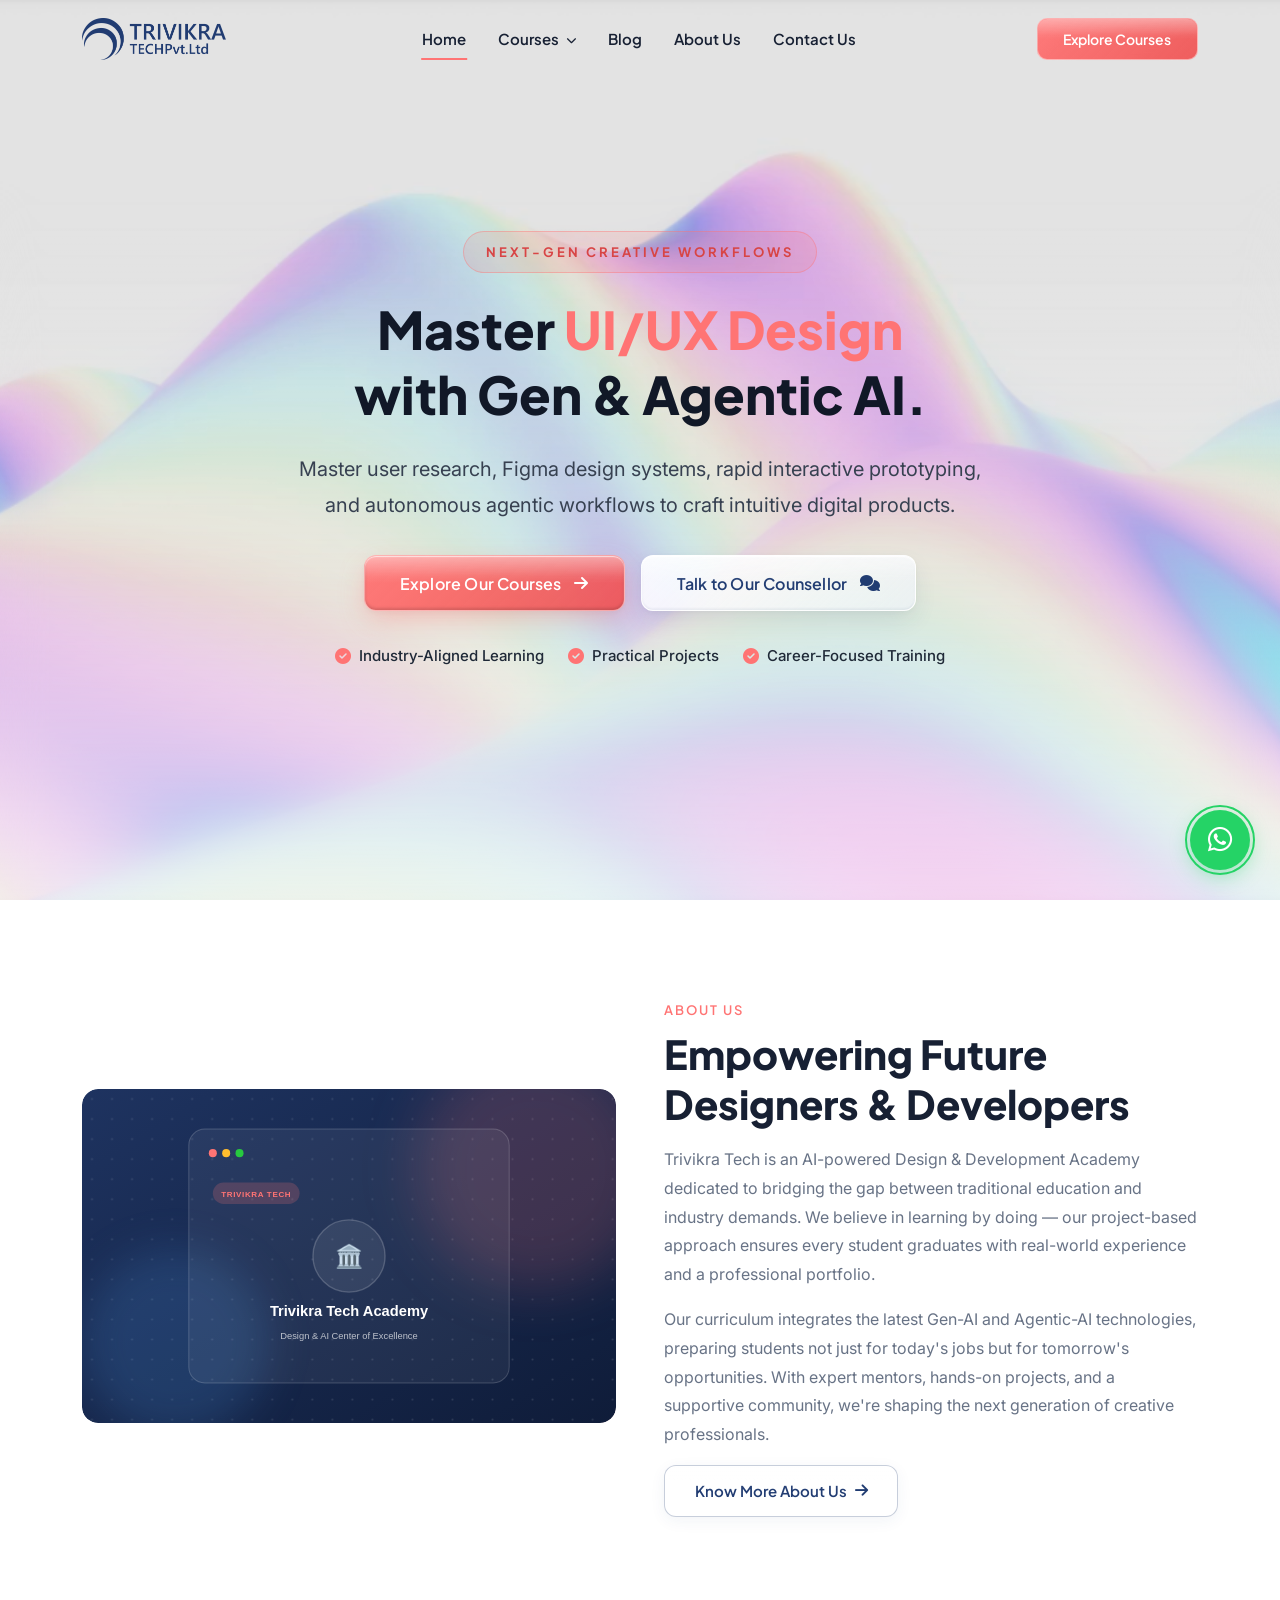
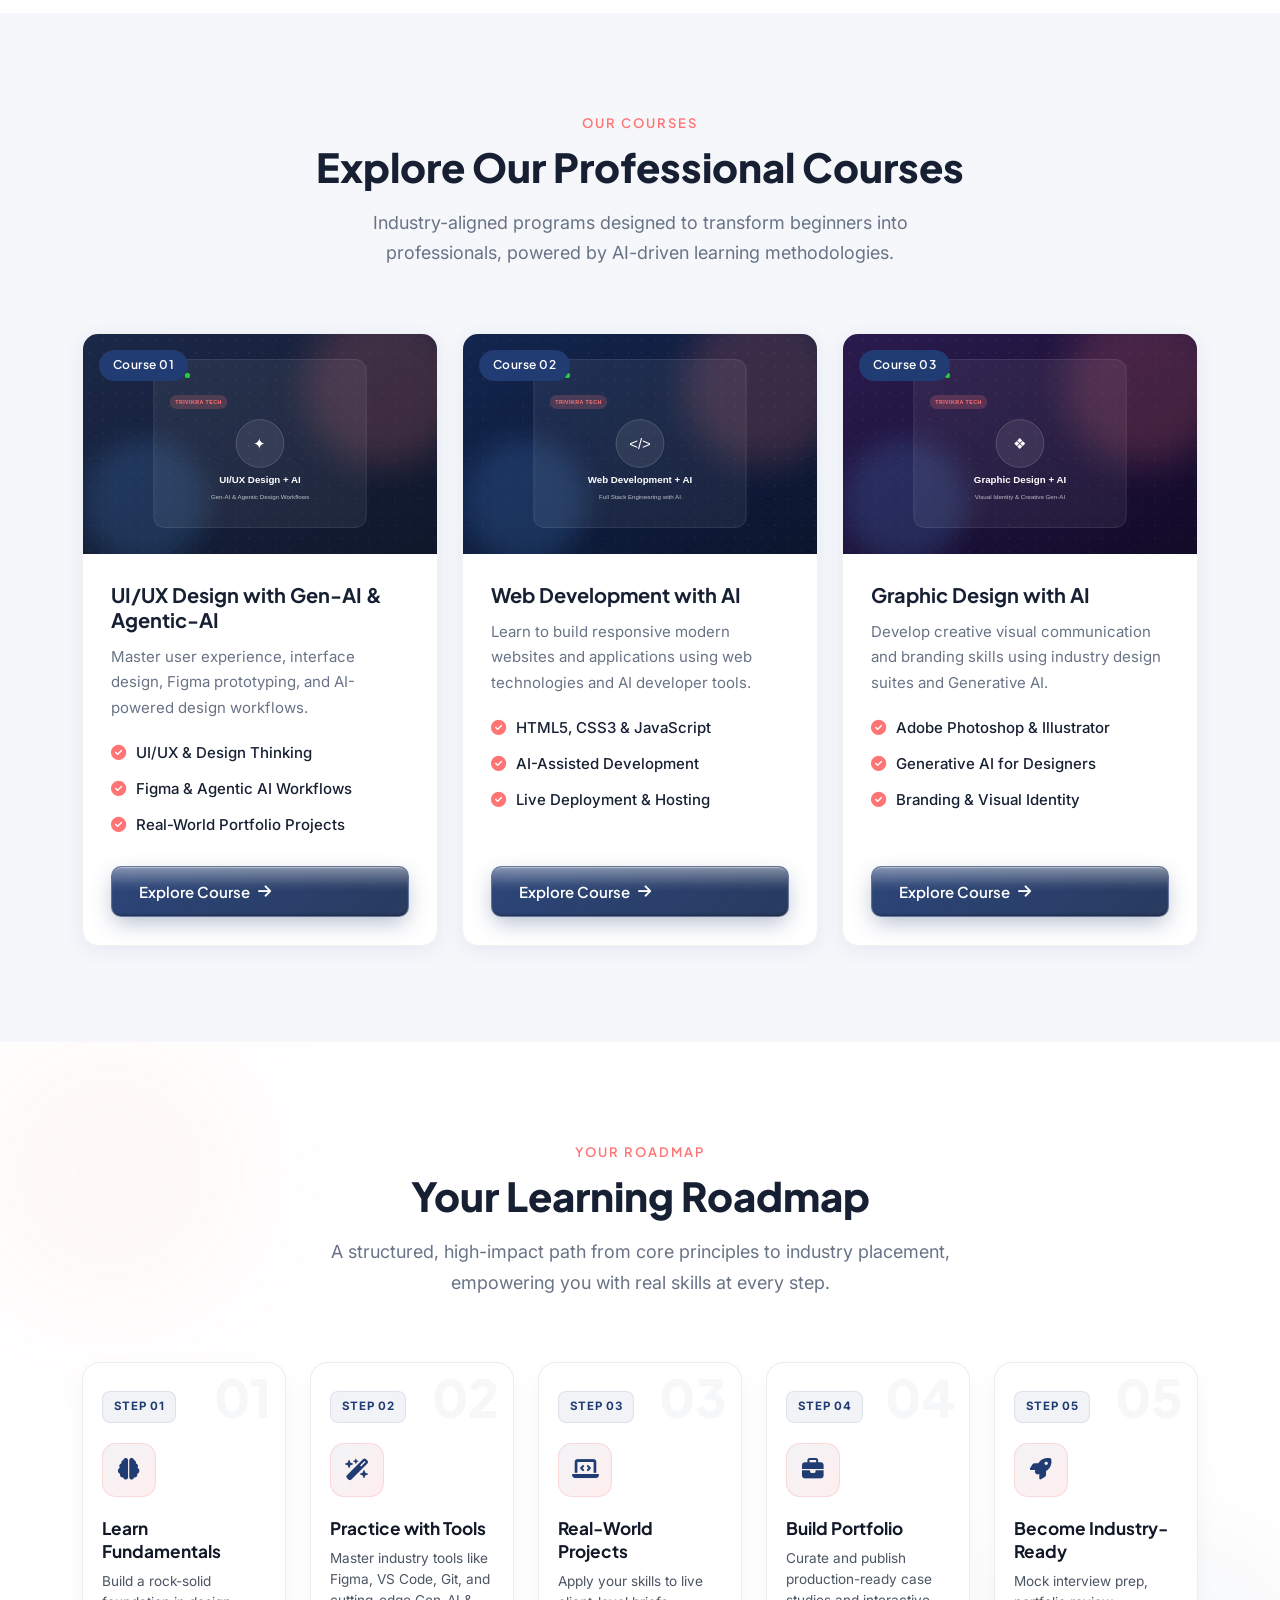
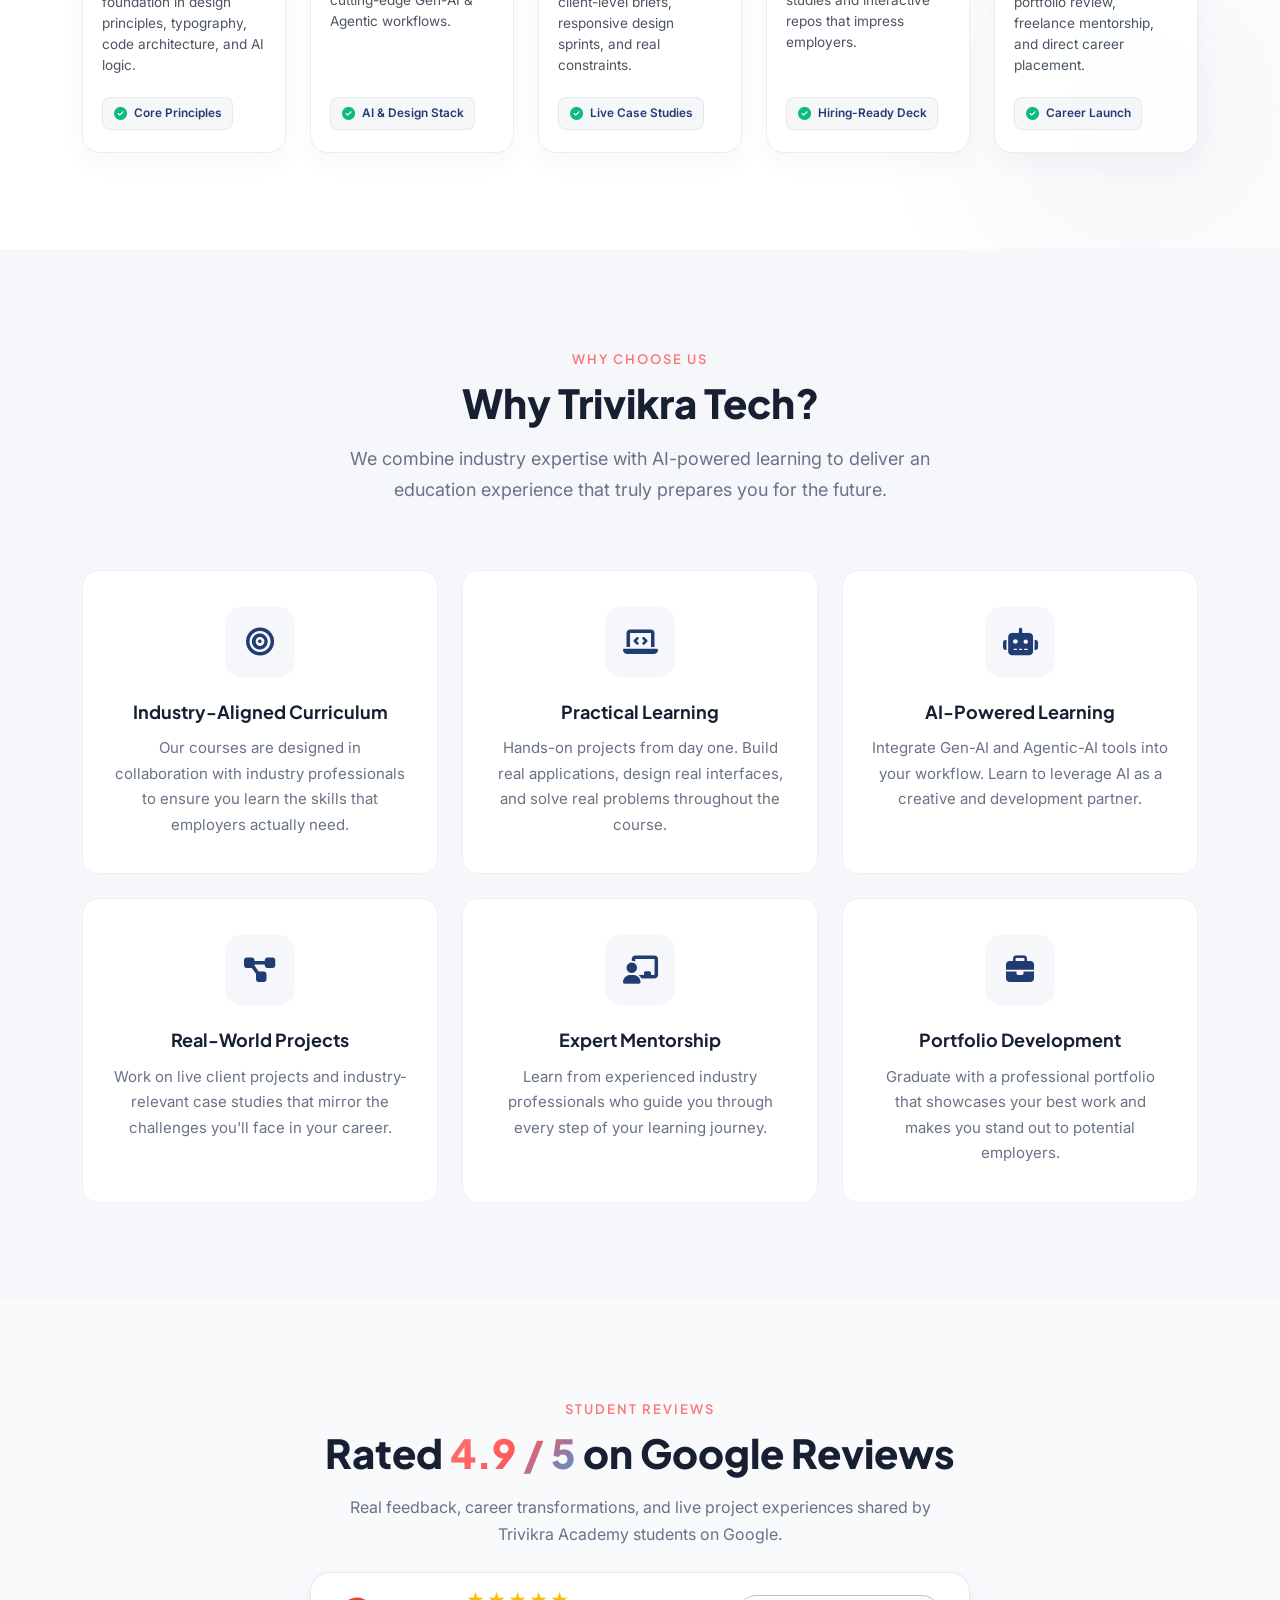
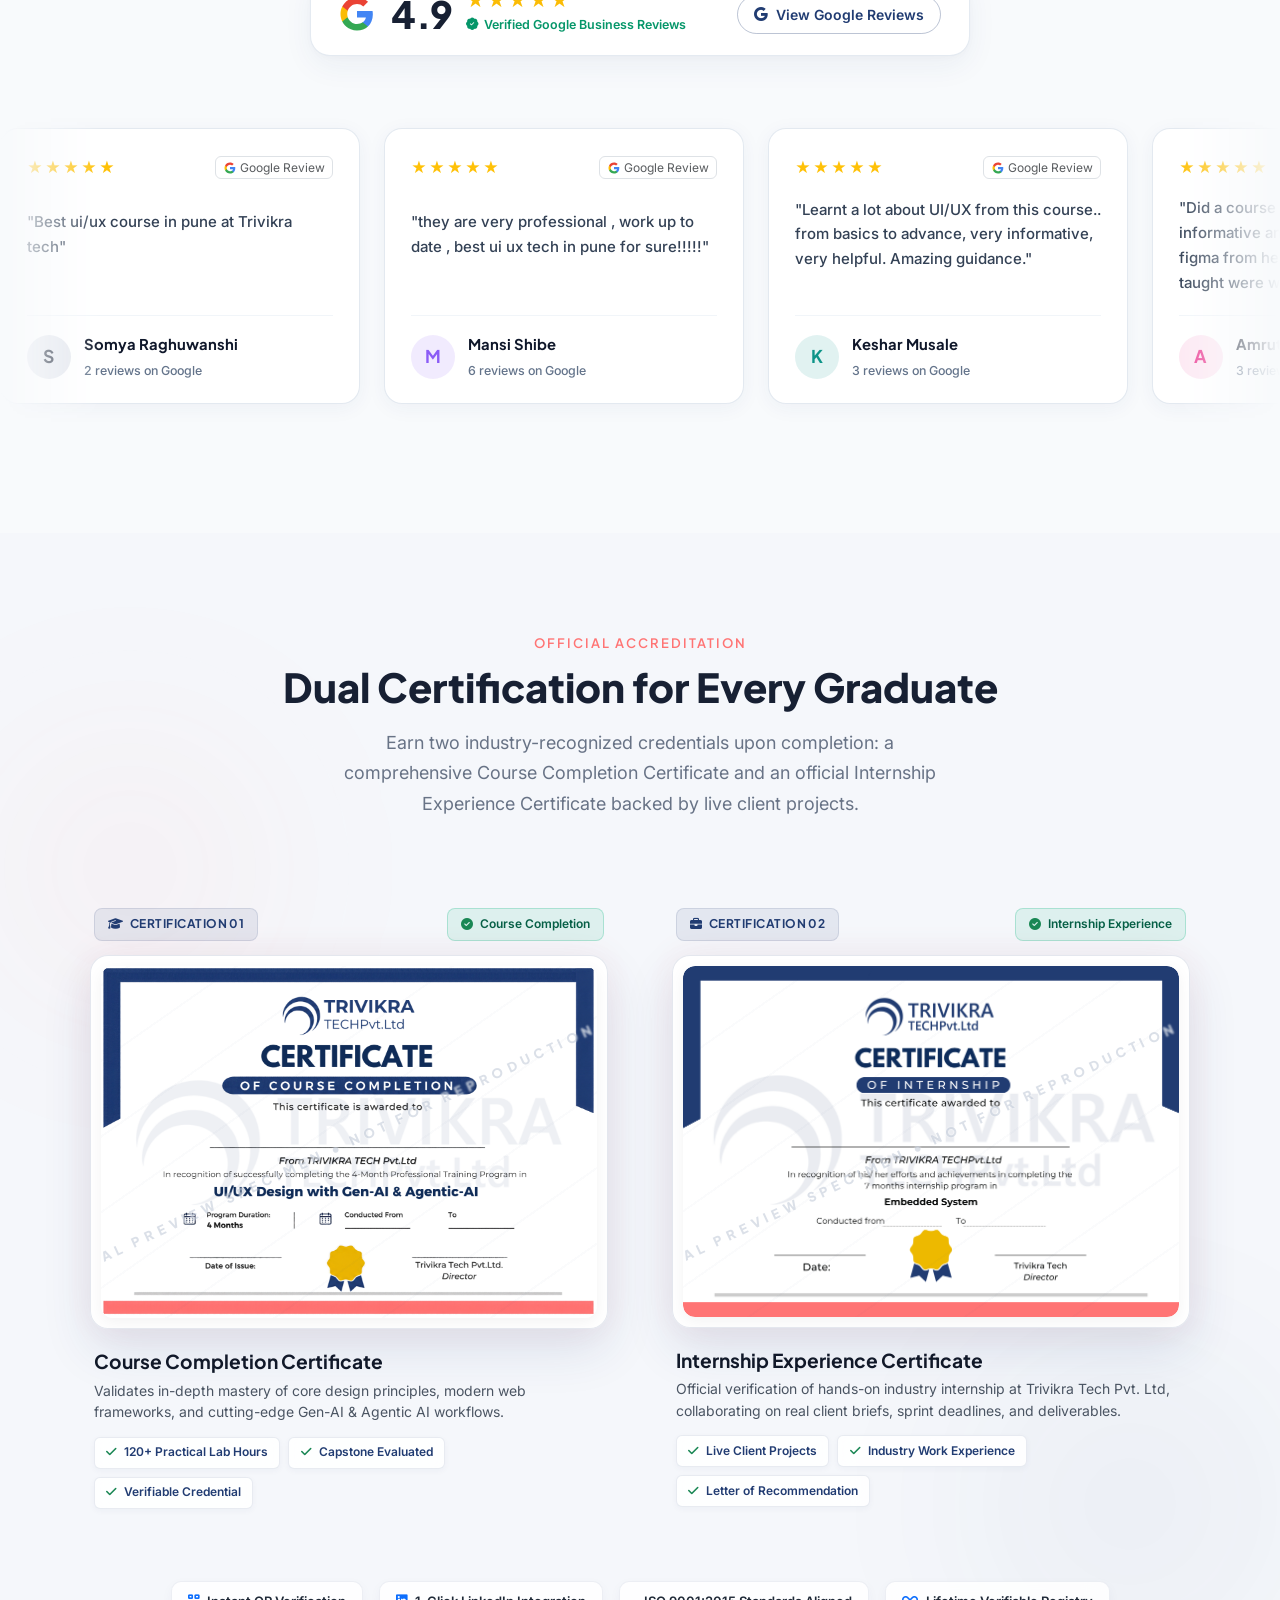
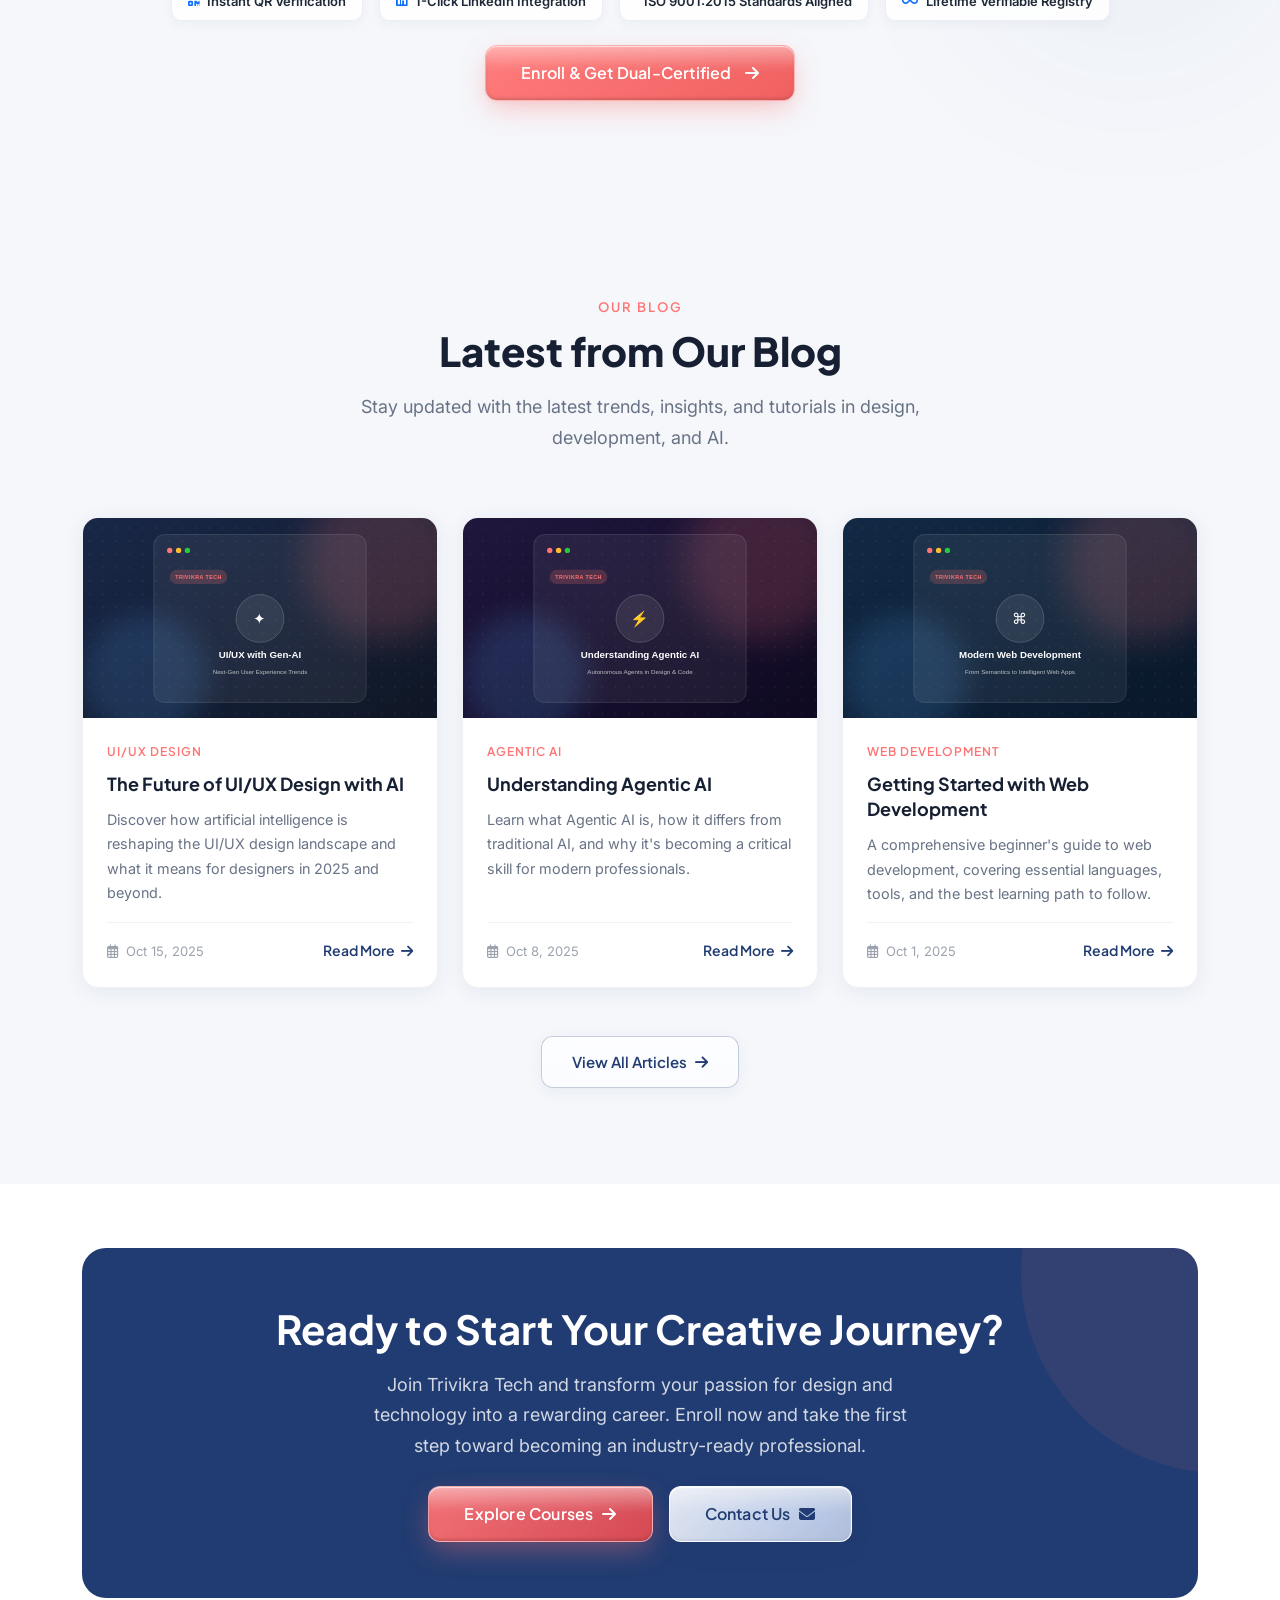
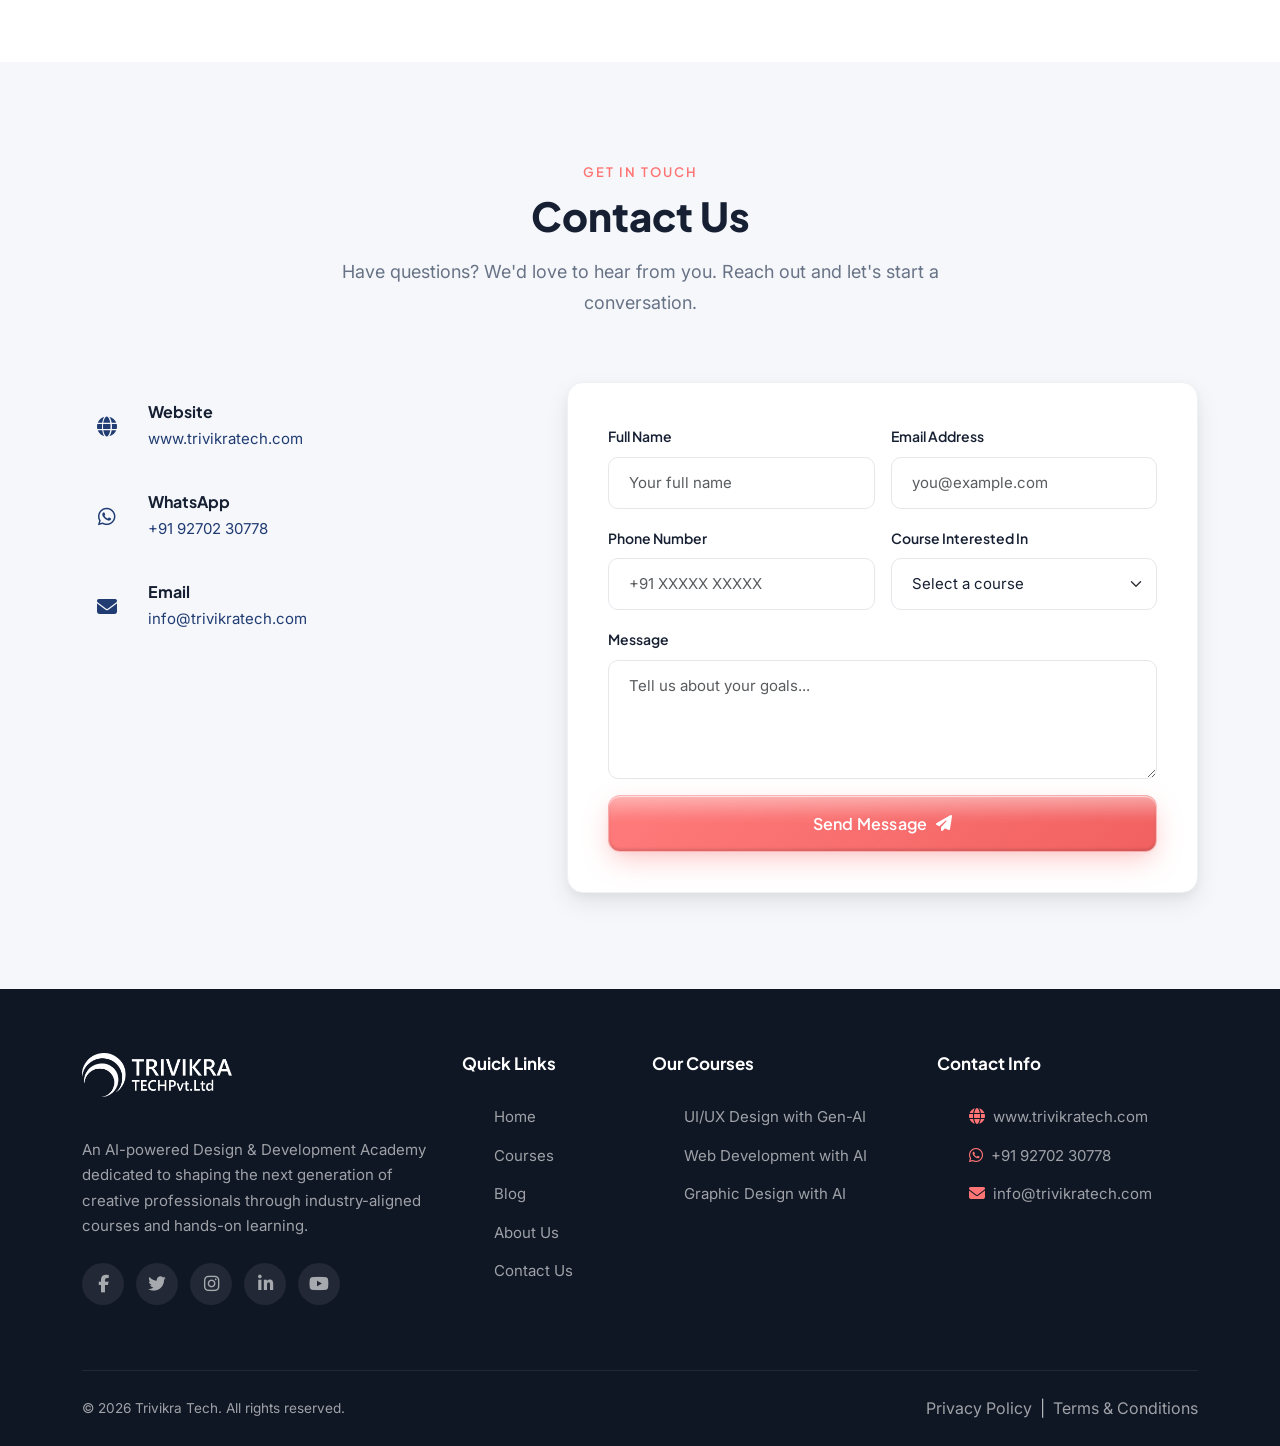
<file: index.html>
<!DOCTYPE html>
<html lang="en">
<head>
  <meta charset="UTF-8">
  <meta name="viewport" content="width=device-width, initial-scale=1.0">
  <title>Trivikra Tech – AI-Powered Design & Development Academy</title>
  <meta name="description" content="Trivikra Tech is a premier AI-powered Design & Development Academy offering professional courses in UI/UX Design, Web Development, and Graphic Design with Gen-AI and Agentic-AI integration.">

  <!-- Open Graph -->
  <meta property="og:title" content="Trivikra Tech – AI-Powered Design & Development Academy">
  <meta property="og:description" content="Build your future with Design & AI. Professional courses in UI/UX, Web Development, and Graphic Design powered by Gen-AI & Agentic-AI.">
  <meta property="og:type" content="website">
  <meta property="og:url" content="https://trivikratech.com">
  <meta property="og:image" content="assets/images/og-image.jpg">

  <!-- Stylesheets -->
  <link href="https://cdn.jsdelivr.net/npm/bootstrap@5.3.2/dist/css/bootstrap.min.css" rel="stylesheet">
  <link href="https://cdnjs.cloudflare.com/ajax/libs/font-awesome/6.5.1/css/all.min.css" rel="stylesheet">
  <link href="https://cdn.jsdelivr.net/npm/bootstrap-icons@1.11.3/font/bootstrap-icons.min.css" rel="stylesheet">
  <link href="assets/css/style.css" rel="stylesheet">
  <link href="assets/css/responsive.css" rel="stylesheet">
  <link rel="icon" type="image/png" href="assets/images/logo-lode.png">
</head>
<body>

      <!-- ============================================================
       NAVBAR
       ============================================================ -->
  <nav id="mainNavbar" class="navbar navbar-expand-lg fixed-top navbar-transparent" data-transparent="true">
    <div class="container">
      <a class="navbar-brand" href="index.html"><img src="assets/images/logo.png" alt="Trivikra Tech" class="navbar-logo"></a>
      <button class="navbar-toggler" type="button" data-bs-toggle="collapse" data-bs-target="#navbarContent" aria-controls="navbarContent" aria-expanded="false" aria-label="Toggle navigation">
        <span class="navbar-toggler-icon">
          <span class="hamburger-line"></span>
          <span class="hamburger-line"></span>
          <span class="hamburger-line"></span>
        </span>
      </button>
      <div class="collapse navbar-collapse" id="navbarContent">
        <ul class="navbar-nav mx-auto">
          <li class="nav-item"><a class="nav-link active" href="index.html">Home</a></li>
          
          <!-- Courses Full-Width Mega Dropdown -->
          <li class="nav-item dropdown dropdown-mega">
            <a class="nav-link dropdown-toggle" href="courses.html" id="coursesDropdown" role="button" aria-expanded="false">
              Courses <i class="fa-solid fa-chevron-down ms-1 nav-arrow"></i>
            </a>
            <div class="mega-menu" aria-labelledby="coursesDropdown">
              <div class="container py-4">
                <div class="mega-menu-header mb-3 pb-2 d-none d-lg-flex justify-content-between align-items-center border-bottom">
                  <span class="mega-menu-title"><i class="fa-solid fa-sparkles text-primary me-2"></i> Our AI-Powered Programs</span>
                  <a href="courses.html" class="mega-view-all">View All Programs <i class="fa-solid fa-arrow-right ms-1"></i></a>
                </div>
                <div class="row g-3">
                  <!-- Option 1: All Courses -->
                  <div class="col-lg-3 col-12">
                    <a href="courses.html" class="mega-menu-card">
                      <div class="mega-card-icon icon-all">
                        <i class="fa-solid fa-layer-group"></i>
                      </div>
                      <div class="mega-card-content">
                        <div class="mega-card-badge">Complete Catalog</div>
                        <h6 class="mega-card-title">All Courses</h6>
                        <p class="mega-card-desc">Browse our complete spectrum of industry-leading design &amp; tech courses.</p>
                      </div>
                    </a>
                  </div>

                  <!-- Option 2: UI/UX Design with AI -->
                  <div class="col-lg-3 col-12">
                    <a href="ui-ux-design.html" class="mega-menu-card">
                      <div class="mega-card-icon icon-uiux">
                        <i class="fa-solid fa-wand-magic-sparkles"></i>
                      </div>
                      <div class="mega-card-content">
                        <div class="mega-card-badge badge-popular">Popular</div>
                        <h6 class="mega-card-title">UI/UX Design with AI</h6>
                        <p class="mega-card-desc">Master Figma design systems, UX research, and agentic AI workflows.</p>
                      </div>
                    </a>
                  </div>

                  <!-- Option 3: Graphic Design with AI -->
                  <div class="col-lg-3 col-12">
                    <a href="graphic-design.html" class="mega-menu-card">
                      <div class="mega-card-icon icon-graphic">
                        <i class="fa-solid fa-palette"></i>
                      </div>
                      <div class="mega-card-content">
                        <div class="mega-card-badge badge-creative">Creative</div>
                        <h6 class="mega-card-title">Graphic Design with AI</h6>
                        <p class="mega-card-desc">Brand systems, visual storytelling, commercial advertising &amp; Gen-AI.</p>
                      </div>
                    </a>
                  </div>

                  <!-- Option 4: Web Development with AI -->
                  <div class="col-lg-3 col-12">
                    <a href="web-development.html" class="mega-menu-card">
                      <div class="mega-card-icon icon-webdev">
                        <i class="fa-solid fa-code"></i>
                      </div>
                      <div class="mega-card-content">
                        <div class="mega-card-badge badge-demand">High Demand</div>
                        <h6 class="mega-card-title">Web Development with AI</h6>
                        <p class="mega-card-desc">Responsive websites, modern frontend/fullstack, and AI coding assistants.</p>
                      </div>
                    </a>
                  </div>
                </div>
              </div>
            </div>
          </li>

          <li class="nav-item"><a class="nav-link" href="blog.html">Blog</a></li>
          <li class="nav-item"><a class="nav-link" href="about.html">About Us</a></li>
          <li class="nav-item"><a class="nav-link" href="contact.html">Contact Us</a></li>
        </ul>
        <a href="courses.html" class="btn btn-cta">Explore Courses</a>
      </div>
    </div>
  </nav>

  <!-- ============================================================
       HERO SECTION
       ============================================================ -->
  <section class="hero-section" style="background-image: url('assets/images/hero-bg.png');">
    <div class="hero-content w-100 py-5">
      <div class="container">
        <div class="row justify-content-center">
          <div class="col-lg-10 col-xl-9 text-center">

            <!-- Hero Course Carousel (Automatic Smooth Fade) -->
            <div id="heroCarousel" class="carousel slide carousel-fade" data-bs-ride="carousel" data-bs-interval="4500" data-bs-pause="false">
              <div class="carousel-inner">

                <!-- Slide 1: UI/UX Design with Gen-AI & Agentic-AI -->
                <div class="carousel-item active" data-course-url="ui-ux-design.html" data-course-label="Explore UI/UX Course">
                  <div class="hero-slide-content">
                    <span class="hero-label">NEXT-GEN CREATIVE WORKFLOWS</span>
                    <h1 class="hero-title">Master <span class="highlight">UI/UX Design</span><br class="d-none d-md-inline"> with Gen &amp; Agentic AI.</h1>
                    <p class="hero-description mx-auto">Master user research, Figma design systems, rapid interactive prototyping, and autonomous agentic workflows to craft intuitive digital products.</p>
                  </div>
                </div>

                <!-- Slide 2: Graphic Design with AI -->
                <div class="carousel-item" data-course-url="graphic-design.html" data-course-label="Explore Graphic Design">
                  <div class="hero-slide-content">
                    <span class="hero-label">VISUAL IDENTITY &amp; CREATIVE AI</span>
                    <h1 class="hero-title">Create Striking Visuals with<br class="d-none d-md-inline"> <span class="highlight">Graphic Design &amp; AI</span>.</h1>
                    <p class="hero-description mx-auto">Master Adobe Photoshop, Illustrator, and Generative AI prompt artistry to design commercial brand identities, marketing assets, and digital art.</p>
                  </div>
                </div>

                <!-- Slide 3: Web Development with AI -->
                <div class="carousel-item" data-course-url="web-development.html" data-course-label="Explore Web Dev">
                  <div class="hero-slide-content">
                    <span class="hero-label">MODERN FULL-STACK ENGINEERING</span>
                    <h1 class="hero-title">Build Scalable Web Apps with<br class="d-none d-md-inline"> <span class="highlight">Web Development &amp; AI</span>.</h1>
                    <p class="hero-description mx-auto">Learn responsive web design, HTML5, CSS3, JavaScript, modern frameworks, and AI coding assistants to build lightning-fast web applications.</p>
                  </div>
                </div>

              </div>
            </div>

            <!-- Steady Action Buttons (Fixed layout, zero jitter/flicker) -->
            <div class="hero-cta-group justify-content-center">
              <a href="courses.html" id="heroDynamicCta" class="btn-primary-custom">Explore Our Courses <i class="fas fa-arrow-right ms-1"></i></a>
              <a href="contact.html" class="btn-secondary-custom">Talk to Our Counsellor <i class="fas fa-comments ms-1"></i></a>
            </div>

            <!-- Trust Badges (Fixed below carousel) -->
            <div class="hero-trust justify-content-center">
              <div class="hero-trust-item">
                <i class="fas fa-check-circle"></i>
                <span>Industry-Aligned Learning</span>
              </div>
              <div class="hero-trust-item">
                <i class="fas fa-check-circle"></i>
                <span>Practical Projects</span>
              </div>
              <div class="hero-trust-item">
                <i class="fas fa-check-circle"></i>
                <span>Career-Focused Training</span>
              </div>
            </div>

          </div>
        </div>
      </div>
    </div>
  </section>

  <!-- ============================================================
       ABOUT PREVIEW
       ============================================================ -->
  <section class="section-padding" id="about-preview">
    <div class="container">
      <div class="row align-items-center g-5">
        <!-- Left Column: Image -->
        <div class="col-lg-6 reveal">
          <div class="about-image-wrapper">
            <img src="assets/images/about-team.svg" alt="Trivikra Tech Team">
            <div class="about-accent-box"></div>
          </div>
        </div>
        <!-- Right Column: Content -->
        <div class="col-lg-6 reveal reveal-delay-1">
          <div class="about-content">
            <span class="section-label">ABOUT US</span>
            <h2 class="section-title" style="text-align:left;">Empowering Future Designers & Developers</h2>
            <p>Trivikra Tech is an AI-powered Design & Development Academy dedicated to bridging the gap between traditional education and industry demands. We believe in learning by doing — our project-based approach ensures every student graduates with real-world experience and a professional portfolio.</p>
            <p>Our curriculum integrates the latest Gen-AI and Agentic-AI technologies, preparing students not just for today's jobs but for tomorrow's opportunities. With expert mentors, hands-on projects, and a supportive community, we're shaping the next generation of creative professionals.</p>
            <a href="about.html" class="btn-outline-custom">Know More About Us <i class="fas fa-arrow-right"></i></a>
          </div>
        </div>
      </div>
    </div>
  </section>

  <!-- ============================================================
       COURSES SECTION
       ============================================================ -->
  <section class="section-padding bg-light-custom" id="courses">
    <div class="container">
      <div class="section-header">
        <span class="section-label">OUR COURSES</span>
        <h2 class="section-title">Explore Our Professional Courses</h2>
        <p class="section-subtitle">Industry-aligned programs designed to transform beginners into professionals, powered by AI-driven learning methodologies.</p>
      </div>
      <div class="row g-4">
        <!-- Course 01: UI/UX Design -->
        <div class="col-lg-4 col-md-6 reveal">
          <div class="course-card">
            <div class="course-card-img-wrapper">
              <img src="assets/images/course-uiux.svg" alt="UI/UX Design with Gen-AI & Agentic-AI" class="course-card-img">
              <span class="course-card-badge">Course 01</span>
            </div>
            <div class="course-card-body">
              <h4 class="course-card-title">UI/UX Design with Gen-AI &amp; Agentic-AI</h4>
              <p class="course-card-text">Master user experience, interface design, Figma prototyping, and AI-powered design workflows.</p>
              <ul class="course-card-highlights">
                <li><i class="fas fa-check-circle"></i> UI/UX &amp; Design Thinking</li>
                <li><i class="fas fa-check-circle"></i> Figma &amp; Agentic AI Workflows</li>
                <li><i class="fas fa-check-circle"></i> Real-World Portfolio Projects</li>
              </ul>
              <a href="ui-ux-design.html" class="btn-explore mt-auto">Explore Course <i class="fas fa-arrow-right"></i></a>
            </div>
          </div>
        </div>
        <!-- Course 02: Web Development -->
        <div class="col-lg-4 col-md-6 reveal reveal-delay-1">
          <div class="course-card">
            <div class="course-card-img-wrapper">
              <img src="assets/images/course-webdev.svg" alt="Web Development with AI" class="course-card-img">
              <span class="course-card-badge">Course 02</span>
            </div>
            <div class="course-card-body">
              <h4 class="course-card-title">Web Development with AI</h4>
              <p class="course-card-text">Learn to build responsive modern websites and applications using web technologies and AI developer tools.</p>
              <ul class="course-card-highlights">
                <li><i class="fas fa-check-circle"></i> HTML5, CSS3 &amp; JavaScript</li>
                <li><i class="fas fa-check-circle"></i> AI-Assisted Development</li>
                <li><i class="fas fa-check-circle"></i> Live Deployment &amp; Hosting</li>
              </ul>
              <a href="web-development.html" class="btn-explore mt-auto">Explore Course <i class="fas fa-arrow-right"></i></a>
            </div>
          </div>
        </div>
        <!-- Course 03: Graphic Design -->
        <div class="col-lg-4 col-md-6 reveal reveal-delay-2">
          <div class="course-card">
            <div class="course-card-img-wrapper">
              <img src="assets/images/course-graphic.svg" alt="Graphic Design with AI" class="course-card-img">
              <span class="course-card-badge">Course 03</span>
            </div>
            <div class="course-card-body">
              <h4 class="course-card-title">Graphic Design with AI</h4>
              <p class="course-card-text">Develop creative visual communication and branding skills using industry design suites and Generative AI.</p>
              <ul class="course-card-highlights">
                <li><i class="fas fa-check-circle"></i> Adobe Photoshop &amp; Illustrator</li>
                <li><i class="fas fa-check-circle"></i> Generative AI for Designers</li>
                <li><i class="fas fa-check-circle"></i> Branding &amp; Visual Identity</li>
              </ul>
              <a href="graphic-design.html" class="btn-explore mt-auto">Explore Course <i class="fas fa-arrow-right"></i></a>
            </div>
          </div>
        </div>
      </div>
    </div>
  </section>

  <!-- ============================================================
       YOUR ROADMAP / LEARNING JOURNEY
       ============================================================ -->
  <section class="section-padding position-relative overflow-hidden" id="roadmap">
    <!-- Ambient decorative glow elements behind glass cards -->
    <div class="journey-ambient-glow journey-glow-1"></div>
    <div class="journey-ambient-glow journey-glow-2"></div>

    <div class="container position-relative">
      <div class="section-header">
        <span class="section-label">YOUR ROADMAP</span>
        <h2 class="section-title">Your Learning Roadmap</h2>
        <p class="section-subtitle">A structured, high-impact path from core principles to industry placement, empowering you with real skills at every step.</p>
      </div>

      <div class="row g-4 row-cols-1 row-cols-md-2 row-cols-lg-3 row-cols-xl-5 journey-cards-row">
        <!-- Step 1 -->
        <div class="col reveal">
          <div class="journey-card h-100">
            <span class="journey-watermark">01</span>
            <div class="journey-card-top">
              <span class="journey-badge">Step 01</span>
            </div>
            <div class="journey-icon-wrap">
              <i class="fa-solid fa-brain"></i>
            </div>
            <h5 class="journey-title">Learn Fundamentals</h5>
            <p class="journey-desc">Build a rock-solid foundation in design principles, typography, code architecture, and AI logic.</p>
            <div class="journey-milestone">
              <i class="fa-solid fa-circle-check"></i>
              <span>Core Principles</span>
            </div>
          </div>
        </div>

        <!-- Step 2 -->
        <div class="col reveal reveal-delay-1">
          <div class="journey-card h-100">
            <span class="journey-watermark">02</span>
            <div class="journey-card-top">
              <span class="journey-badge">Step 02</span>
            </div>
            <div class="journey-icon-wrap">
              <i class="fa-solid fa-wand-magic-sparkles"></i>
            </div>
            <h5 class="journey-title">Practice with Tools</h5>
            <p class="journey-desc">Master industry tools like Figma, VS Code, Git, and cutting-edge Gen-AI & Agentic workflows.</p>
            <div class="journey-milestone">
              <i class="fa-solid fa-circle-check"></i>
              <span>AI & Design Stack</span>
            </div>
          </div>
        </div>

        <!-- Step 3 -->
        <div class="col reveal reveal-delay-2">
          <div class="journey-card h-100">
            <span class="journey-watermark">03</span>
            <div class="journey-card-top">
              <span class="journey-badge">Step 03</span>
            </div>
            <div class="journey-icon-wrap">
              <i class="fa-solid fa-laptop-code"></i>
            </div>
            <h5 class="journey-title">Real-World Projects</h5>
            <p class="journey-desc">Apply your skills to live client-level briefs, responsive design sprints, and real constraints.</p>
            <div class="journey-milestone">
              <i class="fa-solid fa-circle-check"></i>
              <span>Live Case Studies</span>
            </div>
          </div>
        </div>

        <!-- Step 4 -->
        <div class="col reveal reveal-delay-3">
          <div class="journey-card h-100">
            <span class="journey-watermark">04</span>
            <div class="journey-card-top">
              <span class="journey-badge">Step 04</span>
            </div>
            <div class="journey-icon-wrap">
              <i class="fa-solid fa-briefcase"></i>
            </div>
            <h5 class="journey-title">Build Portfolio</h5>
            <p class="journey-desc">Curate and publish production-ready case studies and interactive repos that impress employers.</p>
            <div class="journey-milestone">
              <i class="fa-solid fa-circle-check"></i>
              <span>Hiring-Ready Deck</span>
            </div>
          </div>
        </div>

        <!-- Step 5 -->
        <div class="col reveal reveal-delay-4">
          <div class="journey-card h-100">
            <span class="journey-watermark">05</span>
            <div class="journey-card-top">
              <span class="journey-badge">Step 05</span>
            </div>
            <div class="journey-icon-wrap">
              <i class="fa-solid fa-rocket"></i>
            </div>
            <h5 class="journey-title">Become Industry-Ready</h5>
            <p class="journey-desc">Mock interview prep, portfolio review, freelance mentorship, and direct career placement.</p>
            <div class="journey-milestone">
              <i class="fa-solid fa-circle-check"></i>
              <span>Career Launch</span>
            </div>
          </div>
        </div>
      </div>
    </div>
  </section>

  <!-- ============================================================
       WHY CHOOSE US
       ============================================================ -->
  <section class="section-padding bg-light-custom" id="why-choose-us">
    <div class="container">
      <div class="section-header">
        <span class="section-label">WHY CHOOSE US</span>
        <h2 class="section-title">Why Trivikra Tech?</h2>
        <p class="section-subtitle">We combine industry expertise with AI-powered learning to deliver an education experience that truly prepares you for the future.</p>
      </div>
      <div class="row g-4">
        <div class="col-lg-4 col-md-6 reveal">
          <div class="feature-card">
            <div class="feature-icon"><i class="fas fa-bullseye"></i></div>
            <h5>Industry-Aligned Curriculum</h5>
            <p>Our courses are designed in collaboration with industry professionals to ensure you learn the skills that employers actually need.</p>
          </div>
        </div>
        <div class="col-lg-4 col-md-6 reveal reveal-delay-1">
          <div class="feature-card">
            <div class="feature-icon"><i class="fas fa-laptop-code"></i></div>
            <h5>Practical Learning</h5>
            <p>Hands-on projects from day one. Build real applications, design real interfaces, and solve real problems throughout the course.</p>
          </div>
        </div>
        <div class="col-lg-4 col-md-6 reveal reveal-delay-2">
          <div class="feature-card">
            <div class="feature-icon"><i class="fas fa-robot"></i></div>
            <h5>AI-Powered Learning</h5>
            <p>Integrate Gen-AI and Agentic-AI tools into your workflow. Learn to leverage AI as a creative and development partner.</p>
          </div>
        </div>
        <div class="col-lg-4 col-md-6 reveal reveal-delay-3">
          <div class="feature-card">
            <div class="feature-icon"><i class="fas fa-project-diagram"></i></div>
            <h5>Real-World Projects</h5>
            <p>Work on live client projects and industry-relevant case studies that mirror the challenges you'll face in your career.</p>
          </div>
        </div>
        <div class="col-lg-4 col-md-6 reveal reveal-delay-4">
          <div class="feature-card">
            <div class="feature-icon"><i class="fas fa-chalkboard-teacher"></i></div>
            <h5>Expert Mentorship</h5>
            <p>Learn from experienced industry professionals who guide you through every step of your learning journey.</p>
          </div>
        </div>
        <div class="col-lg-4 col-md-6 reveal reveal-delay-5">
          <div class="feature-card">
            <div class="feature-icon"><i class="fas fa-briefcase"></i></div>
            <h5>Portfolio Development</h5>
            <p>Graduate with a professional portfolio that showcases your best work and makes you stand out to potential employers.</p>
          </div>
        </div>
      </div>
    </div>
  </section>

  <!-- ============================================================
       GOOGLE REVIEWS & TESTIMONIALS
       ============================================================ -->
  <section class="section testimonials-section bg-subtle" id="testimonials">
      <div class="container">
        <div class="text-center mb-5 revealed" data-reveal="fade-up">
          <div class="section-label" style="justify-content:center">STUDENT REVIEWS</div>
          <h2 class="section-title mb-3">Rated <span>4.9 / 5</span> on Google Reviews</h2>
          <p class="section-desc mx-auto mb-4" style="max-width:640px">Real feedback, career transformations, and live
            project experiences shared by Trivikra Academy students on Google.</p>

          <!-- Premium Google Reviews Summary Card -->
          <div class="google-reviews-summary-card mx-auto">
            <div class="d-flex align-items-center gap-3">
              <svg width="36" height="36" viewBox="0 0 24 24" xmlns="http://www.w3.org/2000/svg">
                <path d="M22.56 12.25c0-.78-.07-1.53-.2-2.25H12v4.26h5.92c-.26 1.37-1.04 2.53-2.21 3.31v2.77h3.57c2.08-1.92 3.28-4.74 3.28-8.09z" fill="#4285F4"></path>
                <path d="M12 23c2.97 0 5.46-.98 7.28-2.66l-3.57-2.77c-.98.66-2.23 1.06-3.71 1.06-2.86 0-5.29-1.93-6.16-4.53H2.18v2.84C3.99 20.53 7.7 23 12 23z" fill="#34A853"></path>
                <path d="M5.84 14.09c-.22-.66-.35-1.36-.35-2.09s.13-1.43.35-2.09V7.06H2.18C1.43 8.55 1 10.22 1 12s.43 3.45 1.18 4.94l2.85-2.22.81-.63z" fill="#FBBC05"></path>
                <path d="M12 5.38c1.62 0 3.06.56 4.21 1.64l3.15-3.15C17.45 2.09 14.97 1 12 1 7.7 1 3.99 3.47 2.18 7.06l3.66 2.84c.87-2.6 3.3-4.52 6.16-4.52z" fill="#EA4335"></path>
              </svg>
              <div class="text-start">
                <div class="google-score-box">
                  <span class="google-score-num">4.9</span>
                  <div>
                    <div class="google-stars-gold">★★★★★</div>
                    <div class="google-verified-pill mt-1">
                      <i class="bi bi-patch-check-fill"></i> Verified Google Business Reviews
                    </div>
                  </div>
                </div>
              </div>
            </div>
            <div class="d-flex align-items-center gap-2">
              <a href="https://maps.google.com" target="_blank" rel="noopener noreferrer" class="btn btn-outline-primary btn-sm rounded-pill px-3 py-2 fw-semibold">
                <i class="bi bi-google me-1"></i> View Google Reviews
              </a>
            </div>
          </div>
        </div>
      </div>

      <div class="testimonials-slider-wrap">
        <div class="testimonials-slider-track">
          <!-- Set 1: Real Google Reviews -->
          <div class="testimonial-card">
            <div class="d-flex align-items-center justify-content-between mb-3">
              <div class="stars text-warning fw-bold" style="letter-spacing:2px;">★★★★★</div>
              <span class="badge bg-white text-muted border fw-normal d-inline-flex align-items-center gap-1" style="font-size:0.75rem">
                <svg width="12" height="12" viewBox="0 0 24 24">
                  <path d="M22.56 12.25c0-.78-.07-1.53-.2-2.25H12v4.26h5.92c-.26 1.37-1.04 2.53-2.21 3.31v2.77h3.57c2.08-1.92 3.28-4.74 3.28-8.09z" fill="#4285F4"></path>
                  <path d="M12 23c2.97 0 5.46-.98 7.28-2.66l-3.57-2.77c-.98.66-2.23 1.06-3.71 1.06-2.86 0-5.29-1.93-6.16-4.53H2.18v2.84C3.99 20.53 7.7 23 12 23z" fill="#34A853"></path>
                  <path d="M5.84 14.09c-.22-.66-.35-1.36-.35-2.09s.13-1.43.35-2.09V7.06H2.18C1.43 8.55 1 10.22 1 12s.43 3.45 1.18 4.94l2.85-2.22.81-.63z" fill="#FBBC05"></path>
                  <path d="M12 5.38c1.62 0 3.06.56 4.21 1.64l3.15-3.15C17.45 2.09 14.97 1 12 1 7.7 1 3.99 3.47 2.18 7.06l3.66 2.84c.87-2.6 3.3-4.52 6.16-4.52z" fill="#EA4335"></path>
                </svg>
                Google Review
              </span>
            </div>
            <p class="testimonial-text">"Best ui/ux course in pune at Trivikra tech"</p>
            <div class="testimonial-author">
              <div class="author-avatar" style="background: rgba(33,60,114,.12); color: var(--primary);">S</div>
              <div>
                <div class="author-name">Somya Raghuwanshi</div>
                <div class="author-role">2 reviews on Google</div>
              </div>
            </div>
          </div>

          <div class="testimonial-card">
            <div class="d-flex align-items-center justify-content-between mb-3">
              <div class="stars text-warning fw-bold" style="letter-spacing:2px;">★★★★★</div>
              <span class="badge bg-white text-muted border fw-normal d-inline-flex align-items-center gap-1" style="font-size:0.75rem">
                <svg width="12" height="12" viewBox="0 0 24 24">
                  <path d="M22.56 12.25c0-.78-.07-1.53-.2-2.25H12v4.26h5.92c-.26 1.37-1.04 2.53-2.21 3.31v2.77h3.57c2.08-1.92 3.28-4.74 3.28-8.09z" fill="#4285F4"></path>
                  <path d="M12 23c2.97 0 5.46-.98 7.28-2.66l-3.57-2.77c-.98.66-2.23 1.06-3.71 1.06-2.86 0-5.29-1.93-6.16-4.53H2.18v2.84C3.99 20.53 7.7 23 12 23z" fill="#34A853"></path>
                  <path d="M5.84 14.09c-.22-.66-.35-1.36-.35-2.09s.13-1.43.35-2.09V7.06H2.18C1.43 8.55 1 10.22 1 12s.43 3.45 1.18 4.94l2.85-2.22.81-.63z" fill="#FBBC05"></path>
                  <path d="M12 5.38c1.62 0 3.06.56 4.21 1.64l3.15-3.15C17.45 2.09 14.97 1 12 1 7.7 1 3.99 3.47 2.18 7.06l3.66 2.84c.87-2.6 3.3-4.52 6.16-4.52z" fill="#EA4335"></path>
                </svg>
                Google Review
              </span>
            </div>
            <p class="testimonial-text">"they are very professional , work up to date , best ui ux tech in pune for
              sure!!!!!"</p>
            <div class="testimonial-author">
              <div class="author-avatar" style="background: rgba(139,92,246,.12); color: #8B5CF6;">M</div>
              <div>
                <div class="author-name">Mansi Shibe</div>
                <div class="author-role">6 reviews on Google</div>
              </div>
            </div>
          </div>

          <div class="testimonial-card">
            <div class="d-flex align-items-center justify-content-between mb-3">
              <div class="stars text-warning fw-bold" style="letter-spacing:2px;">★★★★★</div>
              <span class="badge bg-white text-muted border fw-normal d-inline-flex align-items-center gap-1" style="font-size:0.75rem">
                <svg width="12" height="12" viewBox="0 0 24 24">
                  <path d="M22.56 12.25c0-.78-.07-1.53-.2-2.25H12v4.26h5.92c-.26 1.37-1.04 2.53-2.21 3.31v2.77h3.57c2.08-1.92 3.28-4.74 3.28-8.09z" fill="#4285F4"></path>
                  <path d="M12 23c2.97 0 5.46-.98 7.28-2.66l-3.57-2.77c-.98.66-2.23 1.06-3.71 1.06-2.86 0-5.29-1.93-6.16-4.53H2.18v2.84C3.99 20.53 7.7 23 12 23z" fill="#34A853"></path>
                  <path d="M5.84 14.09c-.22-.66-.35-1.36-.35-2.09s.13-1.43.35-2.09V7.06H2.18C1.43 8.55 1 10.22 1 12s.43 3.45 1.18 4.94l2.85-2.22.81-.63z" fill="#FBBC05"></path>
                  <path d="M12 5.38c1.62 0 3.06.56 4.21 1.64l3.15-3.15C17.45 2.09 14.97 1 12 1 7.7 1 3.99 3.47 2.18 7.06l3.66 2.84c.87-2.6 3.3-4.52 6.16-4.52z" fill="#EA4335"></path>
                </svg>
                Google Review
              </span>
            </div>
            <p class="testimonial-text">"Learnt a lot about UI/UX from this course.. from basics to advance, very
              informative, very helpful. Amazing guidance."</p>
            <div class="testimonial-author">
              <div class="author-avatar" style="background: rgba(13,148,136,.12); color: #0D9488;">K</div>
              <div>
                <div class="author-name">Keshar Musale</div>
                <div class="author-role">3 reviews on Google</div>
              </div>
            </div>
          </div>

          <div class="testimonial-card">
            <div class="d-flex align-items-center justify-content-between mb-3">
              <div class="stars text-warning fw-bold" style="letter-spacing:2px;">★★★★★</div>
              <span class="badge bg-white text-muted border fw-normal d-inline-flex align-items-center gap-1" style="font-size:0.75rem">
                <svg width="12" height="12" viewBox="0 0 24 24">
                  <path d="M22.56 12.25c0-.78-.07-1.53-.2-2.25H12v4.26h5.92c-.26 1.37-1.04 2.53-2.21 3.31v2.77h3.57c2.08-1.92 3.28-4.74 3.28-8.09z" fill="#4285F4"></path>
                  <path d="M12 23c2.97 0 5.46-.98 7.28-2.66l-3.57-2.77c-.98.66-2.23 1.06-3.71 1.06-2.86 0-5.29-1.93-6.16-4.53H2.18v2.84C3.99 20.53 7.7 23 12 23z" fill="#34A853"></path>
                  <path d="M5.84 14.09c-.22-.66-.35-1.36-.35-2.09s.13-1.43.35-2.09V7.06H2.18C1.43 8.55 1 10.22 1 12s.43 3.45 1.18 4.94l2.85-2.22.81-.63z" fill="#FBBC05"></path>
                  <path d="M12 5.38c1.62 0 3.06.56 4.21 1.64l3.15-3.15C17.45 2.09 14.97 1 12 1 7.7 1 3.99 3.47 2.18 7.06l3.66 2.84c.87-2.6 3.3-4.52 6.16-4.52z" fill="#EA4335"></path>
                </svg>
                Google Review
              </span>
            </div>
            <p class="testimonial-text">"Did a course from this website, very informative and to the point, I learned
              figma from here, the tips and tricks were taught were well, definitely recommend :)"</p>
            <div class="testimonial-author">
              <div class="author-avatar" style="background: rgba(236,72,153,.12); color: #EC4899;">A</div>
              <div>
                <div class="author-name">Amruta N</div>
                <div class="author-role">3 reviews on Google</div>
              </div>
            </div>
          </div>

          <div class="testimonial-card">
            <div class="d-flex align-items-center justify-content-between mb-3">
              <div class="stars text-warning fw-bold" style="letter-spacing:2px;">★★★★★</div>
              <span class="badge bg-white text-muted border fw-normal d-inline-flex align-items-center gap-1" style="font-size:0.75rem">
                <svg width="12" height="12" viewBox="0 0 24 24">
                  <path d="M22.56 12.25c0-.78-.07-1.53-.2-2.25H12v4.26h5.92c-.26 1.37-1.04 2.53-2.21 3.31v2.77h3.57c2.08-1.92 3.28-4.74 3.28-8.09z" fill="#4285F4"></path>
                  <path d="M12 23c2.97 0 5.46-.98 7.28-2.66l-3.57-2.77c-.98.66-2.23 1.06-3.71 1.06-2.86 0-5.29-1.93-6.16-4.53H2.18v2.84C3.99 20.53 7.7 23 12 23z" fill="#34A853"></path>
                  <path d="M5.84 14.09c-.22-.66-.35-1.36-.35-2.09s.13-1.43.35-2.09V7.06H2.18C1.43 8.55 1 10.22 1 12s.43 3.45 1.18 4.94l2.85-2.22.81-.63z" fill="#FBBC05"></path>
                  <path d="M12 5.38c1.62 0 3.06.56 4.21 1.64l3.15-3.15C17.45 2.09 14.97 1 12 1 7.7 1 3.99 3.47 2.18 7.06l3.66 2.84c.87-2.6 3.3-4.52 6.16-4.52z" fill="#EA4335"></path>
                </svg>
                Google Review
              </span>
            </div>
            <p class="testimonial-text">"Ajinkya sir is the best trainer."</p>
            <div class="testimonial-author">
              <div class="author-avatar" style="background: rgba(99,102,241,.12); color: #6366F1;">P</div>
              <div>
                <div class="author-name">Palak Kulkarni</div>
                <div class="author-role">5 reviews on Google</div>
              </div>
            </div>
          </div>

          <div class="testimonial-card">
            <div class="d-flex align-items-center justify-content-between mb-3">
              <div class="stars text-warning fw-bold" style="letter-spacing:2px;">★★★★★</div>
              <span class="badge bg-white text-muted border fw-normal d-inline-flex align-items-center gap-1" style="font-size:0.75rem">
                <svg width="12" height="12" viewBox="0 0 24 24">
                  <path d="M22.56 12.25c0-.78-.07-1.53-.2-2.25H12v4.26h5.92c-.26 1.37-1.04 2.53-2.21 3.31v2.77h3.57c2.08-1.92 3.28-4.74 3.28-8.09z" fill="#4285F4"></path>
                  <path d="M12 23c2.97 0 5.46-.98 7.28-2.66l-3.57-2.77c-.98.66-2.23 1.06-3.71 1.06-2.86 0-5.29-1.93-6.16-4.53H2.18v2.84C3.99 20.53 7.7 23 12 23z" fill="#34A853"></path>
                  <path d="M5.84 14.09c-.22-.66-.35-1.36-.35-2.09s.13-1.43.35-2.09V7.06H2.18C1.43 8.55 1 10.22 1 12s.43 3.45 1.18 4.94l2.85-2.22.81-.63z" fill="#FBBC05"></path>
                  <path d="M12 5.38c1.62 0 3.06.56 4.21 1.64l3.15-3.15C17.45 2.09 14.97 1 12 1 7.7 1 3.99 3.47 2.18 7.06l3.66 2.84c.87-2.6 3.3-4.52 6.16-4.52z" fill="#EA4335"></path>
                </svg>
                Google Review
              </span>
            </div>
            <p class="testimonial-text">"Ajinkya Sir is one of the best trainer. Absolutely love his work."</p>
            <div class="testimonial-author">
              <div class="author-avatar" style="background: rgba(16,185,129,.12); color: #10B981;">D</div>
              <div>
                <div class="author-name">Deepali Jeswani</div>
                <div class="author-role">7 reviews • 3 photos on Google</div>
              </div>
            </div>
          </div>

          <!-- Set 2: Duplicate for Infinite Marquee Loop -->
          <div class="testimonial-card">
            <div class="d-flex align-items-center justify-content-between mb-3">
              <div class="stars text-warning fw-bold" style="letter-spacing:2px;">★★★★★</div>
              <span class="badge bg-white text-muted border fw-normal d-inline-flex align-items-center gap-1" style="font-size:0.75rem">
                <svg width="12" height="12" viewBox="0 0 24 24">
                  <path d="M22.56 12.25c0-.78-.07-1.53-.2-2.25H12v4.26h5.92c-.26 1.37-1.04 2.53-2.21 3.31v2.77h3.57c2.08-1.92 3.28-4.74 3.28-8.09z" fill="#4285F4"></path>
                  <path d="M12 23c2.97 0 5.46-.98 7.28-2.66l-3.57-2.77c-.98.66-2.23 1.06-3.71 1.06-2.86 0-5.29-1.93-6.16-4.53H2.18v2.84C3.99 20.53 7.7 23 12 23z" fill="#34A853"></path>
                  <path d="M5.84 14.09c-.22-.66-.35-1.36-.35-2.09s.13-1.43.35-2.09V7.06H2.18C1.43 8.55 1 10.22 1 12s.43 3.45 1.18 4.94l2.85-2.22.81-.63z" fill="#FBBC05"></path>
                  <path d="M12 5.38c1.62 0 3.06.56 4.21 1.64l3.15-3.15C17.45 2.09 14.97 1 12 1 7.7 1 3.99 3.47 2.18 7.06l3.66 2.84c.87-2.6 3.3-4.52 6.16-4.52z" fill="#EA4335"></path>
                </svg>
                Google Review
              </span>
            </div>
            <p class="testimonial-text">"Best ui/ux course in pune at Trivikra tech"</p>
            <div class="testimonial-author">
              <div class="author-avatar" style="background: rgba(33,60,114,.12); color: var(--primary);">S</div>
              <div>
                <div class="author-name">Somya Raghuwanshi</div>
                <div class="author-role">2 reviews on Google</div>
              </div>
            </div>
          </div>

          <div class="testimonial-card">
            <div class="d-flex align-items-center justify-content-between mb-3">
              <div class="stars text-warning fw-bold" style="letter-spacing:2px;">★★★★★</div>
              <span class="badge bg-white text-muted border fw-normal d-inline-flex align-items-center gap-1" style="font-size:0.75rem">
                <svg width="12" height="12" viewBox="0 0 24 24">
                  <path d="M22.56 12.25c0-.78-.07-1.53-.2-2.25H12v4.26h5.92c-.26 1.37-1.04 2.53-2.21 3.31v2.77h3.57c2.08-1.92 3.28-4.74 3.28-8.09z" fill="#4285F4"></path>
                  <path d="M12 23c2.97 0 5.46-.98 7.28-2.66l-3.57-2.77c-.98.66-2.23 1.06-3.71 1.06-2.86 0-5.29-1.93-6.16-4.53H2.18v2.84C3.99 20.53 7.7 23 12 23z" fill="#34A853"></path>
                  <path d="M5.84 14.09c-.22-.66-.35-1.36-.35-2.09s.13-1.43.35-2.09V7.06H2.18C1.43 8.55 1 10.22 1 12s.43 3.45 1.18 4.94l2.85-2.22.81-.63z" fill="#FBBC05"></path>
                  <path d="M12 5.38c1.62 0 3.06.56 4.21 1.64l3.15-3.15C17.45 2.09 14.97 1 12 1 7.7 1 3.99 3.47 2.18 7.06l3.66 2.84c.87-2.6 3.3-4.52 6.16-4.52z" fill="#EA4335"></path>
                </svg>
                Google Review
              </span>
            </div>
            <p class="testimonial-text">"they are very professional , work up to date , best ui ux tech in pune for
              sure!!!!!"</p>
            <div class="testimonial-author">
              <div class="author-avatar" style="background: rgba(139,92,246,.12); color: #8B5CF6;">M</div>
              <div>
                <div class="author-name">Mansi Shibe</div>
                <div class="author-role">6 reviews on Google</div>
              </div>
            </div>
          </div>

          <div class="testimonial-card">
            <div class="d-flex align-items-center justify-content-between mb-3">
              <div class="stars text-warning fw-bold" style="letter-spacing:2px;">★★★★★</div>
              <span class="badge bg-white text-muted border fw-normal d-inline-flex align-items-center gap-1" style="font-size:0.75rem">
                <svg width="12" height="12" viewBox="0 0 24 24">
                  <path d="M22.56 12.25c0-.78-.07-1.53-.2-2.25H12v4.26h5.92c-.26 1.37-1.04 2.53-2.21 3.31v2.77h3.57c2.08-1.92 3.28-4.74 3.28-8.09z" fill="#4285F4"></path>
                  <path d="M12 23c2.97 0 5.46-.98 7.28-2.66l-3.57-2.77c-.98.66-2.23 1.06-3.71 1.06-2.86 0-5.29-1.93-6.16-4.53H2.18v2.84C3.99 20.53 7.7 23 12 23z" fill="#34A853"></path>
                  <path d="M5.84 14.09c-.22-.66-.35-1.36-.35-2.09s.13-1.43.35-2.09V7.06H2.18C1.43 8.55 1 10.22 1 12s.43 3.45 1.18 4.94l2.85-2.22.81-.63z" fill="#FBBC05"></path>
                  <path d="M12 5.38c1.62 0 3.06.56 4.21 1.64l3.15-3.15C17.45 2.09 14.97 1 12 1 7.7 1 3.99 3.47 2.18 7.06l3.66 2.84c.87-2.6 3.3-4.52 6.16-4.52z" fill="#EA4335"></path>
                </svg>
                Google Review
              </span>
            </div>
            <p class="testimonial-text">"Learnt a lot about UI/UX from this course.. from basics to advance, very
              informative, very helpful. Amazing guidance."</p>
            <div class="testimonial-author">
              <div class="author-avatar" style="background: rgba(13,148,136,.12); color: #0D9488;">K</div>
              <div>
                <div class="author-name">Keshar Musale</div>
                <div class="author-role">3 reviews on Google</div>
              </div>
            </div>
          </div>

          <div class="testimonial-card">
            <div class="d-flex align-items-center justify-content-between mb-3">
              <div class="stars text-warning fw-bold" style="letter-spacing:2px;">★★★★★</div>
              <span class="badge bg-white text-muted border fw-normal d-inline-flex align-items-center gap-1" style="font-size:0.75rem">
                <svg width="12" height="12" viewBox="0 0 24 24">
                  <path d="M22.56 12.25c0-.78-.07-1.53-.2-2.25H12v4.26h5.92c-.26 1.37-1.04 2.53-2.21 3.31v2.77h3.57c2.08-1.92 3.28-4.74 3.28-8.09z" fill="#4285F4"></path>
                  <path d="M12 23c2.97 0 5.46-.98 7.28-2.66l-3.57-2.77c-.98.66-2.23 1.06-3.71 1.06-2.86 0-5.29-1.93-6.16-4.53H2.18v2.84C3.99 20.53 7.7 23 12 23z" fill="#34A853"></path>
                  <path d="M5.84 14.09c-.22-.66-.35-1.36-.35-2.09s.13-1.43.35-2.09V7.06H2.18C1.43 8.55 1 10.22 1 12s.43 3.45 1.18 4.94l2.85-2.22.81-.63z" fill="#FBBC05"></path>
                  <path d="M12 5.38c1.62 0 3.06.56 4.21 1.64l3.15-3.15C17.45 2.09 14.97 1 12 1 7.7 1 3.99 3.47 2.18 7.06l3.66 2.84c.87-2.6 3.3-4.52 6.16-4.52z" fill="#EA4335"></path>
                </svg>
                Google Review
              </span>
            </div>
            <p class="testimonial-text">"Did a course from this website, very informative and to the point, I learned
              figma from here, the tips and tricks were taught were well, definitely recommend :)"</p>
            <div class="testimonial-author">
              <div class="author-avatar" style="background: rgba(236,72,153,.12); color: #EC4899;">A</div>
              <div>
                <div class="author-name">Amruta N</div>
                <div class="author-role">3 reviews on Google</div>
              </div>
            </div>
          </div>

          <div class="testimonial-card">
            <div class="d-flex align-items-center justify-content-between mb-3">
              <div class="stars text-warning fw-bold" style="letter-spacing:2px;">★★★★★</div>
              <span class="badge bg-white text-muted border fw-normal d-inline-flex align-items-center gap-1" style="font-size:0.75rem">
                <svg width="12" height="12" viewBox="0 0 24 24">
                  <path d="M22.56 12.25c0-.78-.07-1.53-.2-2.25H12v4.26h5.92c-.26 1.37-1.04 2.53-2.21 3.31v2.77h3.57c2.08-1.92 3.28-4.74 3.28-8.09z" fill="#4285F4"></path>
                  <path d="M12 23c2.97 0 5.46-.98 7.28-2.66l-3.57-2.77c-.98.66-2.23 1.06-3.71 1.06-2.86 0-5.29-1.93-6.16-4.53H2.18v2.84C3.99 20.53 7.7 23 12 23z" fill="#34A853"></path>
                  <path d="M5.84 14.09c-.22-.66-.35-1.36-.35-2.09s.13-1.43.35-2.09V7.06H2.18C1.43 8.55 1 10.22 1 12s.43 3.45 1.18 4.94l2.85-2.22.81-.63z" fill="#FBBC05"></path>
                  <path d="M12 5.38c1.62 0 3.06.56 4.21 1.64l3.15-3.15C17.45 2.09 14.97 1 12 1 7.7 1 3.99 3.47 2.18 7.06l3.66 2.84c.87-2.6 3.3-4.52 6.16-4.52z" fill="#EA4335"></path>
                </svg>
                Google Review
              </span>
            </div>
            <p class="testimonial-text">"Ajinkya sir is the best trainer."</p>
            <div class="testimonial-author">
              <div class="author-avatar" style="background: rgba(99,102,241,.12); color: #6366F1;">P</div>
              <div>
                <div class="author-name">Palak Kulkarni</div>
                <div class="author-role">5 reviews on Google</div>
              </div>
            </div>
          </div>

          <div class="testimonial-card">
            <div class="d-flex align-items-center justify-content-between mb-3">
              <div class="stars text-warning fw-bold" style="letter-spacing:2px;">★★★★★</div>
              <span class="badge bg-white text-muted border fw-normal d-inline-flex align-items-center gap-1" style="font-size:0.75rem">
                <svg width="12" height="12" viewBox="0 0 24 24">
                  <path d="M22.56 12.25c0-.78-.07-1.53-.2-2.25H12v4.26h5.92c-.26 1.37-1.04 2.53-2.21 3.31v2.77h3.57c2.08-1.92 3.28-4.74 3.28-8.09z" fill="#4285F4"></path>
                  <path d="M12 23c2.97 0 5.46-.98 7.28-2.66l-3.57-2.77c-.98.66-2.23 1.06-3.71 1.06-2.86 0-5.29-1.93-6.16-4.53H2.18v2.84C3.99 20.53 7.7 23 12 23z" fill="#34A853"></path>
                  <path d="M5.84 14.09c-.22-.66-.35-1.36-.35-2.09s.13-1.43.35-2.09V7.06H2.18C1.43 8.55 1 10.22 1 12s.43 3.45 1.18 4.94l2.85-2.22.81-.63z" fill="#FBBC05"></path>
                  <path d="M12 5.38c1.62 0 3.06.56 4.21 1.64l3.15-3.15C17.45 2.09 14.97 1 12 1 7.7 1 3.99 3.47 2.18 7.06l3.66 2.84c.87-2.6 3.3-4.52 6.16-4.52z" fill="#EA4335"></path>
                </svg>
                Google Review
              </span>
            </div>
            <p class="testimonial-text">"Ajinkya Sir is one of the best trainer. Absolutely love his work."</p>
            <div class="testimonial-author">
              <div class="author-avatar" style="background: rgba(16,185,129,.12); color: #10B981;">D</div>
              <div>
                <div class="author-name">Deepali Jeswani</div>
                <div class="author-role">7 reviews • 3 photos on Google</div>
              </div>
            </div>
          </div>
        </div>
      </div>
    </section>

  <!-- ============================================================
       CERTIFICATION SECTION
       ============================================================ -->
  <section class="section-padding bg-light-custom position-relative overflow-hidden" id="certification">
    <!-- Ambient decorative glow elements -->
    <div class="cert-ambient-glow cert-glow-1"></div>
    <div class="cert-ambient-glow cert-glow-2"></div>

    <div class="container position-relative">
      <div class="section-header">
        <span class="section-label">OFFICIAL ACCREDITATION</span>
        <h2 class="section-title">Dual Certification for Every Graduate</h2>
        <p class="section-subtitle">Earn two industry-recognized credentials upon completion: a comprehensive Course Completion Certificate and an official Internship Experience Certificate backed by live client projects.</p>
      </div>

      <!-- Side-by-Side Dual Certifications Row -->
      <div class="row g-4 g-xl-5 justify-content-center mb-5">
        <!-- 1. Course Completion Certificate -->
        <div class="col-lg-6 reveal">
          <div class="certificate-mockup-wrap">
            <div class="cert-card-header-badge">
              <span class="cert-type-pill"><i class="fa-solid fa-graduation-cap me-1"></i> Certification 01</span>
              <span class="cert-status-badge"><i class="fa-solid fa-circle-check text-success me-1"></i> Course Completion</span>
            </div>
            <div class="certificate-card certificate-image-card">
              <div class="cert-image-frame" oncontextmenu="return false;" ondragstart="return false;" onselectstart="return false;">
                <img src="assets/images/course-certification.png" alt="Trivikra Tech Course Completion Certificate" class="img-fluid cert-img protected-cert" loading="lazy" draggable="false" oncontextmenu="return false;">
                <!-- Transparent Security Shield: blocks click, right-click, long-press, drag -->
                <div class="cert-protection-shield" aria-hidden="true"></div>
                <!-- Specimen Security Watermark -->
                <div class="cert-security-watermark" aria-hidden="true">
                  <div class="cert-watermark-text">TRIVIKRA TECH • OFFICIAL PREVIEW SPECIMEN • NOT FOR REPRODUCTION • VERIFIED CREDENTIAL</div>
                </div>
                <div class="cert-glass-glare"></div>
              </div>
            </div>
            <div class="cert-card-caption">
              <h5 class="cert-caption-title">Course Completion Certificate</h5>
              <p class="cert-caption-desc">Validates in-depth mastery of core design principles, modern web frameworks, and cutting-edge Gen-AI &amp; Agentic AI workflows.</p>
              <div class="cert-caption-tags">
                <span><i class="fa-solid fa-check text-success me-1"></i> 120+ Practical Lab Hours</span>
                <span><i class="fa-solid fa-check text-success me-1"></i> Capstone Evaluated</span>
                <span><i class="fa-solid fa-check text-success me-1"></i> Verifiable Credential</span>
              </div>
            </div>
          </div>
        </div>

        <!-- 2. Internship Experience Certificate -->
        <div class="col-lg-6 reveal reveal-delay-2">
          <div class="certificate-mockup-wrap">
            <div class="cert-card-header-badge">
              <span class="cert-type-pill"><i class="fa-solid fa-briefcase me-1"></i> Certification 02</span>
              <span class="cert-status-badge"><i class="fa-solid fa-circle-check text-success me-1"></i> Internship Experience</span>
            </div>
            <div class="certificate-card certificate-image-card">
              <div class="cert-image-frame" oncontextmenu="return false;" ondragstart="return false;" onselectstart="return false;">
                <img src="assets/images/internship-certification.png" alt="Trivikra Tech Internship Experience Certificate" class="img-fluid cert-img protected-cert" loading="lazy" draggable="false" oncontextmenu="return false;">
                <!-- Transparent Security Shield: blocks click, right-click, long-press, drag -->
                <div class="cert-protection-shield" aria-hidden="true"></div>
                <!-- Specimen Security Watermark -->
                <div class="cert-security-watermark" aria-hidden="true">
                  <div class="cert-watermark-text">TRIVIKRA TECH • OFFICIAL PREVIEW SPECIMEN • NOT FOR REPRODUCTION • VERIFIED CREDENTIAL</div>
                </div>
                <div class="cert-glass-glare"></div>
              </div>
            </div>
            <div class="cert-card-caption">
              <h5 class="cert-caption-title">Internship Experience Certificate</h5>
              <p class="cert-caption-desc">Official verification of hands-on industry internship at Trivikra Tech Pvt. Ltd, collaborating on real client briefs, sprint deadlines, and deliverables.</p>
              <div class="cert-caption-tags">
                <span><i class="fa-solid fa-check text-success me-1"></i> Live Client Projects</span>
                <span><i class="fa-solid fa-check text-success me-1"></i> Industry Work Experience</span>
                <span><i class="fa-solid fa-check text-success me-1"></i> Letter of Recommendation</span>
              </div>
            </div>
          </div>
        </div>
      </div>

      <!-- Trust Badges & Action CTA -->
      <div class="cert-bottom-bar text-center reveal">
        <div class="d-flex flex-wrap justify-content-center gap-3 mb-4">
          <div class="cert-trust-pill"><i class="fa-solid fa-qrcode text-primary me-2"></i> Instant QR Verification</div>
          <div class="cert-trust-pill"><i class="fa-brands fa-linkedin text-primary me-2"></i> 1-Click LinkedIn Integration</div>
          <div class="cert-trust-pill"><i class="fa-solid fa-shield-check text-success me-2"></i> ISO 9001:2015 Standards Aligned</div>
          <div class="cert-trust-pill"><i class="fa-solid fa-infinity text-primary me-2"></i> Lifetime Verifiable Registry</div>
        </div>
        <div class="d-flex justify-content-center align-items-center gap-3">
          <a href="courses.html" class="btn-primary-custom">Enroll &amp; Get Dual-Certified <i class="fas fa-arrow-right ms-1"></i></a>
        </div>
      </div>
    </div>
  </section>

  <!-- ============================================================
       BLOG PREVIEW
       ============================================================ -->
  <section class="section-padding bg-light-custom" id="blog">
    <div class="container">
      <div class="section-header">
        <span class="section-label">OUR BLOG</span>
        <h2 class="section-title">Latest from Our Blog</h2>
        <p class="section-subtitle">Stay updated with the latest trends, insights, and tutorials in design, development, and AI.</p>
      </div>
      <div class="row g-4">
        <!-- Blog 01 -->
        <div class="col-lg-4 col-md-6 reveal">
          <div class="blog-card">
            <div class="blog-card-img-wrapper">
              <img src="assets/images/blog-uiux.svg" alt="The Future of UI/UX Design with AI" class="blog-card-img">
            </div>
            <div class="blog-card-body">
              <span class="blog-card-category">UI/UX Design</span>
              <h5 class="blog-card-title"><a href="blog-detail.html">The Future of UI/UX Design with AI</a></h5>
              <p class="blog-card-text">Discover how artificial intelligence is reshaping the UI/UX design landscape and what it means for designers in 2025 and beyond.</p>
              <div class="blog-card-footer">
                <span class="blog-card-date"><i class="far fa-calendar-alt me-1"></i> Oct 15, 2025</span>
                <a href="blog-detail.html" class="blog-read-more">Read More <i class="fas fa-arrow-right"></i></a>
              </div>
            </div>
          </div>
        </div>
        <!-- Blog 02 -->
        <div class="col-lg-4 col-md-6 reveal reveal-delay-1">
          <div class="blog-card">
            <div class="blog-card-img-wrapper">
              <img src="assets/images/blog-agenticai.svg" alt="Understanding Agentic AI" class="blog-card-img">
            </div>
            <div class="blog-card-body">
              <span class="blog-card-category">Agentic AI</span>
              <h5 class="blog-card-title"><a href="blog-detail.html">Understanding Agentic AI</a></h5>
              <p class="blog-card-text">Learn what Agentic AI is, how it differs from traditional AI, and why it's becoming a critical skill for modern professionals.</p>
              <div class="blog-card-footer">
                <span class="blog-card-date"><i class="far fa-calendar-alt me-1"></i> Oct 8, 2025</span>
                <a href="blog-detail.html" class="blog-read-more">Read More <i class="fas fa-arrow-right"></i></a>
              </div>
            </div>
          </div>
        </div>
        <!-- Blog 03 -->
        <div class="col-lg-4 col-md-6 reveal reveal-delay-2">
          <div class="blog-card">
            <div class="blog-card-img-wrapper">
              <img src="assets/images/blog-webdev.svg" alt="Getting Started with Web Development" class="blog-card-img">
            </div>
            <div class="blog-card-body">
              <span class="blog-card-category">Web Development</span>
              <h5 class="blog-card-title"><a href="blog-detail.html">Getting Started with Web Development</a></h5>
              <p class="blog-card-text">A comprehensive beginner's guide to web development, covering essential languages, tools, and the best learning path to follow.</p>
              <div class="blog-card-footer">
                <span class="blog-card-date"><i class="far fa-calendar-alt me-1"></i> Oct 1, 2025</span>
                <a href="blog-detail.html" class="blog-read-more">Read More <i class="fas fa-arrow-right"></i></a>
              </div>
            </div>
          </div>
        </div>
      </div>
      <div class="text-center mt-5 reveal">
        <a href="blog.html" class="btn-outline-custom">View All Articles <i class="fas fa-arrow-right"></i></a>
      </div>
    </div>
  </section>

  <!-- ============================================================
       CTA BANNER
       ============================================================ -->
  <section class="section-padding-sm">
    <div class="container">
      <div class="cta-banner text-center reveal">
        <h2>Ready to Start Your Creative Journey?</h2>
        <p class="mx-auto">Join Trivikra Tech and transform your passion for design and technology into a rewarding career. Enroll now and take the first step toward becoming an industry-ready professional.</p>
        <div class="d-flex gap-3 justify-content-center flex-wrap mt-4">
          <a href="courses.html" class="btn-primary-custom">Explore Courses <i class="fas fa-arrow-right"></i></a>
          <a href="contact.html" class="btn-secondary-custom">Contact Us <i class="fas fa-envelope"></i></a>
        </div>
      </div>
    </div>
  </section>

  <!-- ============================================================
       CONTACT PREVIEW
       ============================================================ -->
  <section class="section-padding bg-light-custom" id="contact">
    <div class="container">
      <div class="section-header">
        <span class="section-label">GET IN TOUCH</span>
        <h2 class="section-title">Contact Us</h2>
        <p class="section-subtitle">Have questions? We'd love to hear from you. Reach out and let's start a conversation.</p>
      </div>
      <div class="row g-5">
        <!-- Left Column: Contact Info -->
        <div class="col-lg-5 reveal">
          <div class="contact-info-card">
            <div class="contact-info-icon"><i class="fas fa-globe"></i></div>
            <div class="contact-info-content">
              <h6>Website</h6>
              <p><a href="https://trivikratech.com" target="_blank" rel="noopener">www.trivikratech.com</a></p>
            </div>
          </div>
          <div class="contact-info-card">
            <div class="contact-info-icon"><i class="fab fa-whatsapp"></i></div>
            <div class="contact-info-content">
              <h6>WhatsApp</h6>
              <p><a href="https://wa.me/919270230778" target="_blank" rel="noopener">+91 92702 30778</a></p>
            </div>
          </div>
          <div class="contact-info-card">
            <div class="contact-info-icon"><i class="fas fa-envelope"></i></div>
            <div class="contact-info-content">
              <h6>Email</h6>
              <p><a href="mailto:info@trivikratech.com">info@trivikratech.com</a></p>
            </div>
          </div>
        </div>
        <!-- Right Column: Contact Form -->
        <div class="col-lg-7 reveal reveal-delay-1">
          <div class="contact-form-wrapper">
            <form id="contactForm" novalidate>
              <div class="row g-3">
                <div class="col-md-6">
                  <label for="contactName" class="form-label">Full Name</label>
                  <input type="text" class="form-control" id="contactName" placeholder="Your full name" required>
                  <div class="invalid-feedback">Please enter your name.</div>
                </div>
                <div class="col-md-6">
                  <label for="contactEmail" class="form-label">Email Address</label>
                  <input type="email" class="form-control" id="contactEmail" placeholder="you@example.com" required>
                  <div class="invalid-feedback">Please enter a valid email.</div>
                </div>
                <div class="col-md-6">
                  <label for="contactPhone" class="form-label">Phone Number</label>
                  <input type="tel" class="form-control" id="contactPhone" placeholder="+91 XXXXX XXXXX" required>
                  <div class="invalid-feedback">Please enter your phone number.</div>
                </div>
                <div class="col-md-6">
                  <label for="contactCourse" class="form-label">Course Interested In</label>
                  <select class="form-select" id="contactCourse" required>
                    <option value="" selected disabled>Select a course</option>
                    <option value="UI/UX Design with Gen-AI & Agentic-AI">UI/UX Design with Gen-AI & Agentic-AI</option>
                    <option value="Web Development with AI">Web Development with AI</option>
                    <option value="Graphic Design with AI">Graphic Design with AI</option>
                  </select>
                  <div class="invalid-feedback">Please select a course.</div>
                </div>
                <div class="col-12">
                  <label for="contactMessage" class="form-label">Message</label>
                  <textarea class="form-control" id="contactMessage" rows="4" placeholder="Tell us about your goals..." required></textarea>
                  <div class="invalid-feedback">Please enter your message.</div>
                </div>
                <div class="col-12">
                  <button type="submit" class="btn-primary-custom w-100 justify-content-center">Send Message <i class="fas fa-paper-plane"></i></button>
                </div>
              </div>
            </form>
            <div class="form-success">
              <i class="fas fa-check-circle"></i>
              <h4>Message Sent Successfully!</h4>
              <p>Thank you for reaching out. We'll get back to you within 24 hours.</p>
            </div>
          </div>
        </div>
      </div>
    </div>
  </section>

  <!-- ============================================================
       FOOTER
       ============================================================ -->
  <footer class="site-footer">
    <div class="container">
      <div class="row g-4">
        <!-- Column 1: Brand -->
        <div class="col-lg-4 col-md-6">
          <a class="footer-brand d-inline-block" href="index.html"><img src="assets/images/logo-white.png" alt="Trivikra Tech" class="footer-logo"></a>
          <p>An AI-powered Design & Development Academy dedicated to shaping the next generation of creative professionals through industry-aligned courses and hands-on learning.</p>
          <div class="footer-social">
            <a href="#" aria-label="Facebook"><i class="fab fa-facebook-f"></i></a>
            <a href="#" aria-label="Twitter"><i class="fab fa-twitter"></i></a>
            <a href="#" aria-label="Instagram"><i class="fab fa-instagram"></i></a>
            <a href="#" aria-label="LinkedIn"><i class="fab fa-linkedin-in"></i></a>
            <a href="#" aria-label="YouTube"><i class="fab fa-youtube"></i></a>
          </div>
        </div>
        <!-- Column 2: Quick Links -->
        <div class="col-lg-2 col-md-6">
          <h6 class="footer-title">Quick Links</h6>
          <ul class="footer-links">
            <li><a href="index.html">Home</a></li>
            <li><a href="courses.html">Courses</a></li>
            <li><a href="blog.html">Blog</a></li>
            <li><a href="about.html">About Us</a></li>
            <li><a href="contact.html">Contact Us</a></li>
          </ul>
        </div>
        <!-- Column 3: Our Courses -->
        <div class="col-lg-3 col-md-6">
          <h6 class="footer-title">Our Courses</h6>
          <ul class="footer-links">
            <li><a href="ui-ux-design.html">UI/UX Design with Gen-AI</a></li>
            <li><a href="web-development.html">Web Development with AI</a></li>
            <li><a href="graphic-design.html">Graphic Design with AI</a></li>
          </ul>
        </div>
        <!-- Column 4: Contact Info -->
        <div class="col-lg-3 col-md-6">
          <h6 class="footer-title">Contact Info</h6>
          <ul class="footer-links">
            <li><i class="fas fa-globe me-2" style="color:var(--color-secondary);"></i><a href="https://trivikratech.com" target="_blank" rel="noopener">www.trivikratech.com</a></li>
            <li><i class="fab fa-whatsapp me-2" style="color:var(--color-secondary);"></i><a href="https://wa.me/919270230778" target="_blank" rel="noopener">+91 92702 30778</a></li>
            <li><i class="fas fa-envelope me-2" style="color:var(--color-secondary);"></i><a href="mailto:info@trivikratech.com">info@trivikratech.com</a></li>
          </ul>
        </div>
      </div>
      <!-- Footer Bottom -->
      <div class="footer-bottom">
        <div class="row align-items-center">
          <div class="col-md-6">
            <p>&copy; <span id="currentYear"></span> Trivikra Tech. All rights reserved.</p>
          </div>
          <div class="col-md-6 text-end">
            <a href="#">Privacy Policy</a> &nbsp;|&nbsp; <a href="#">Terms & Conditions</a>
          </div>
        </div>
      </div>
    </div>
  </footer>

  <!-- ============================================================
       FLOATING ELEMENTS
       ============================================================ -->
  <a href="https://wa.me/919270230778" class="whatsapp-float" target="_blank" rel="noopener"><i class="fab fa-whatsapp"></i></a>
  <button id="backToTop" class="back-to-top"><i class="fas fa-arrow-up"></i></button>

  <!-- Scripts -->
  <script src="https://cdn.jsdelivr.net/npm/bootstrap@5.3.2/dist/js/bootstrap.bundle.min.js"></script>
  <script src="assets/js/main.js"></script>
</body>
</html>
</file>
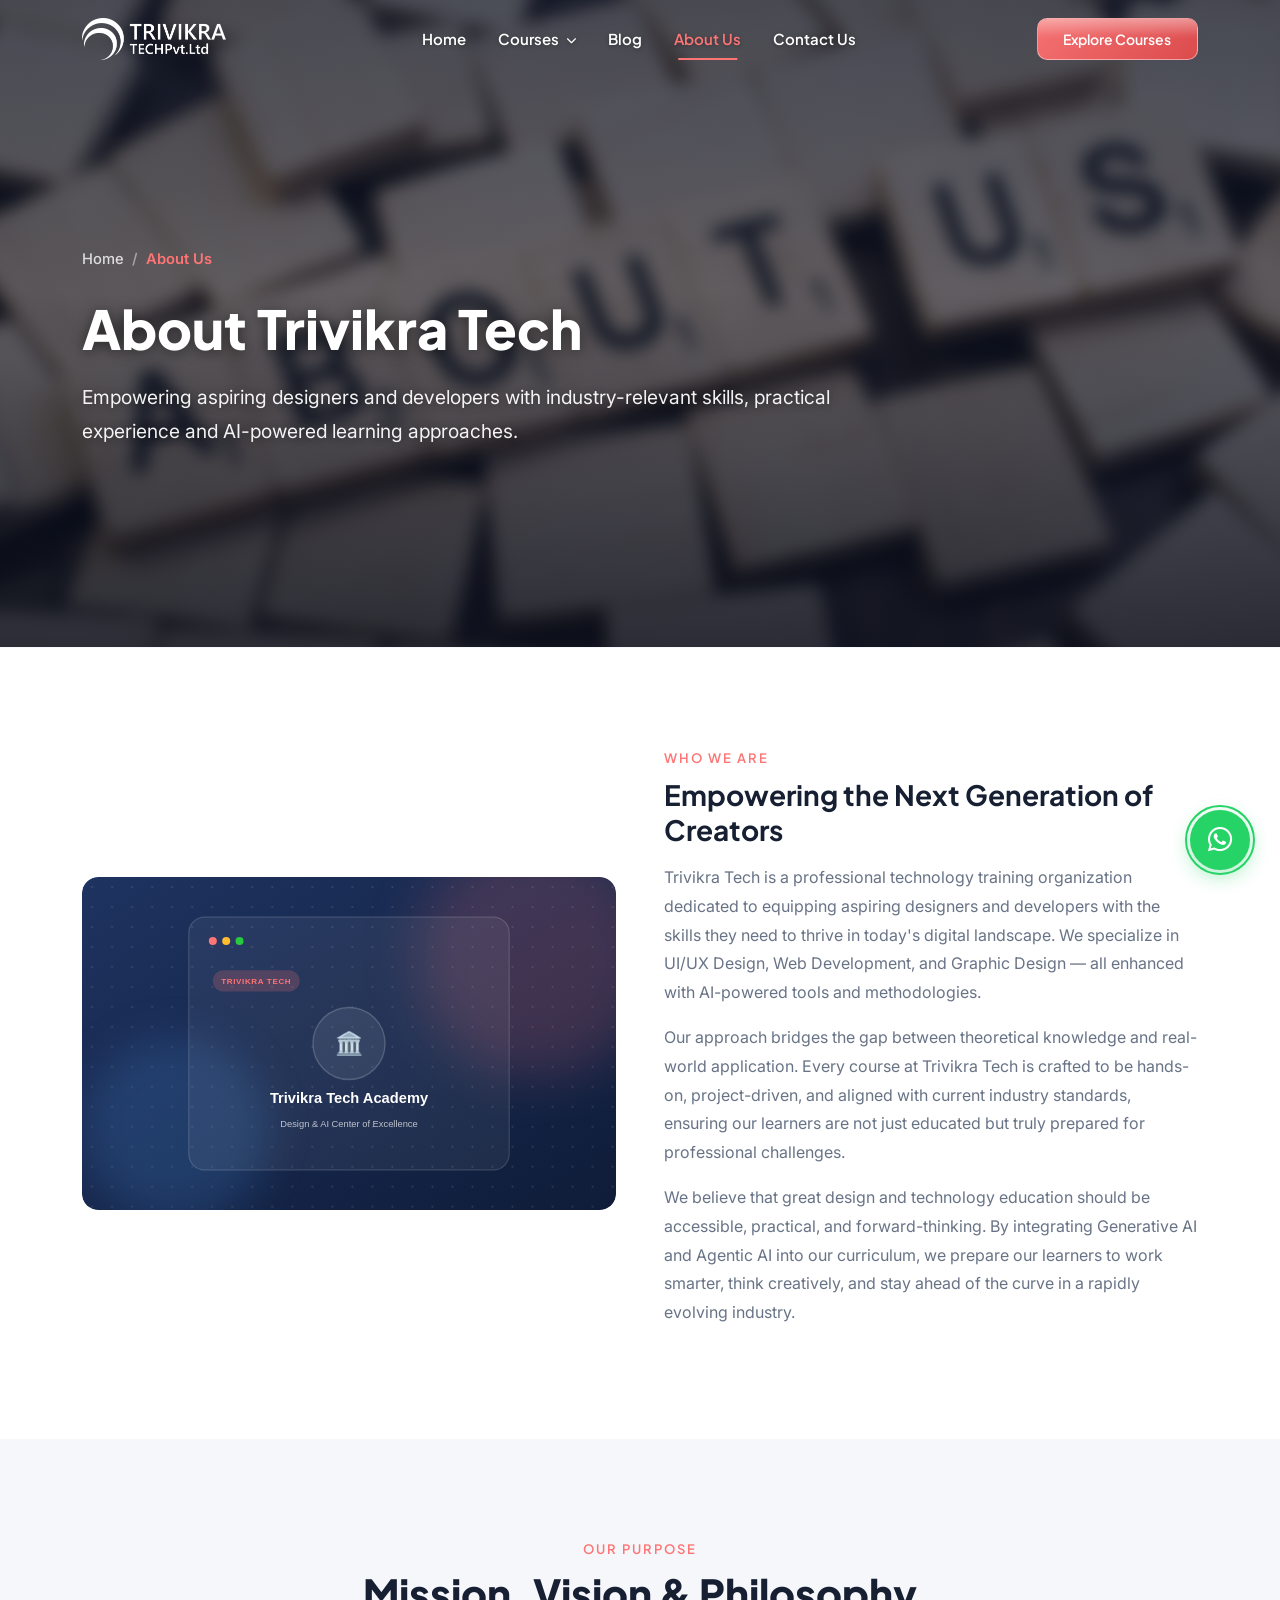
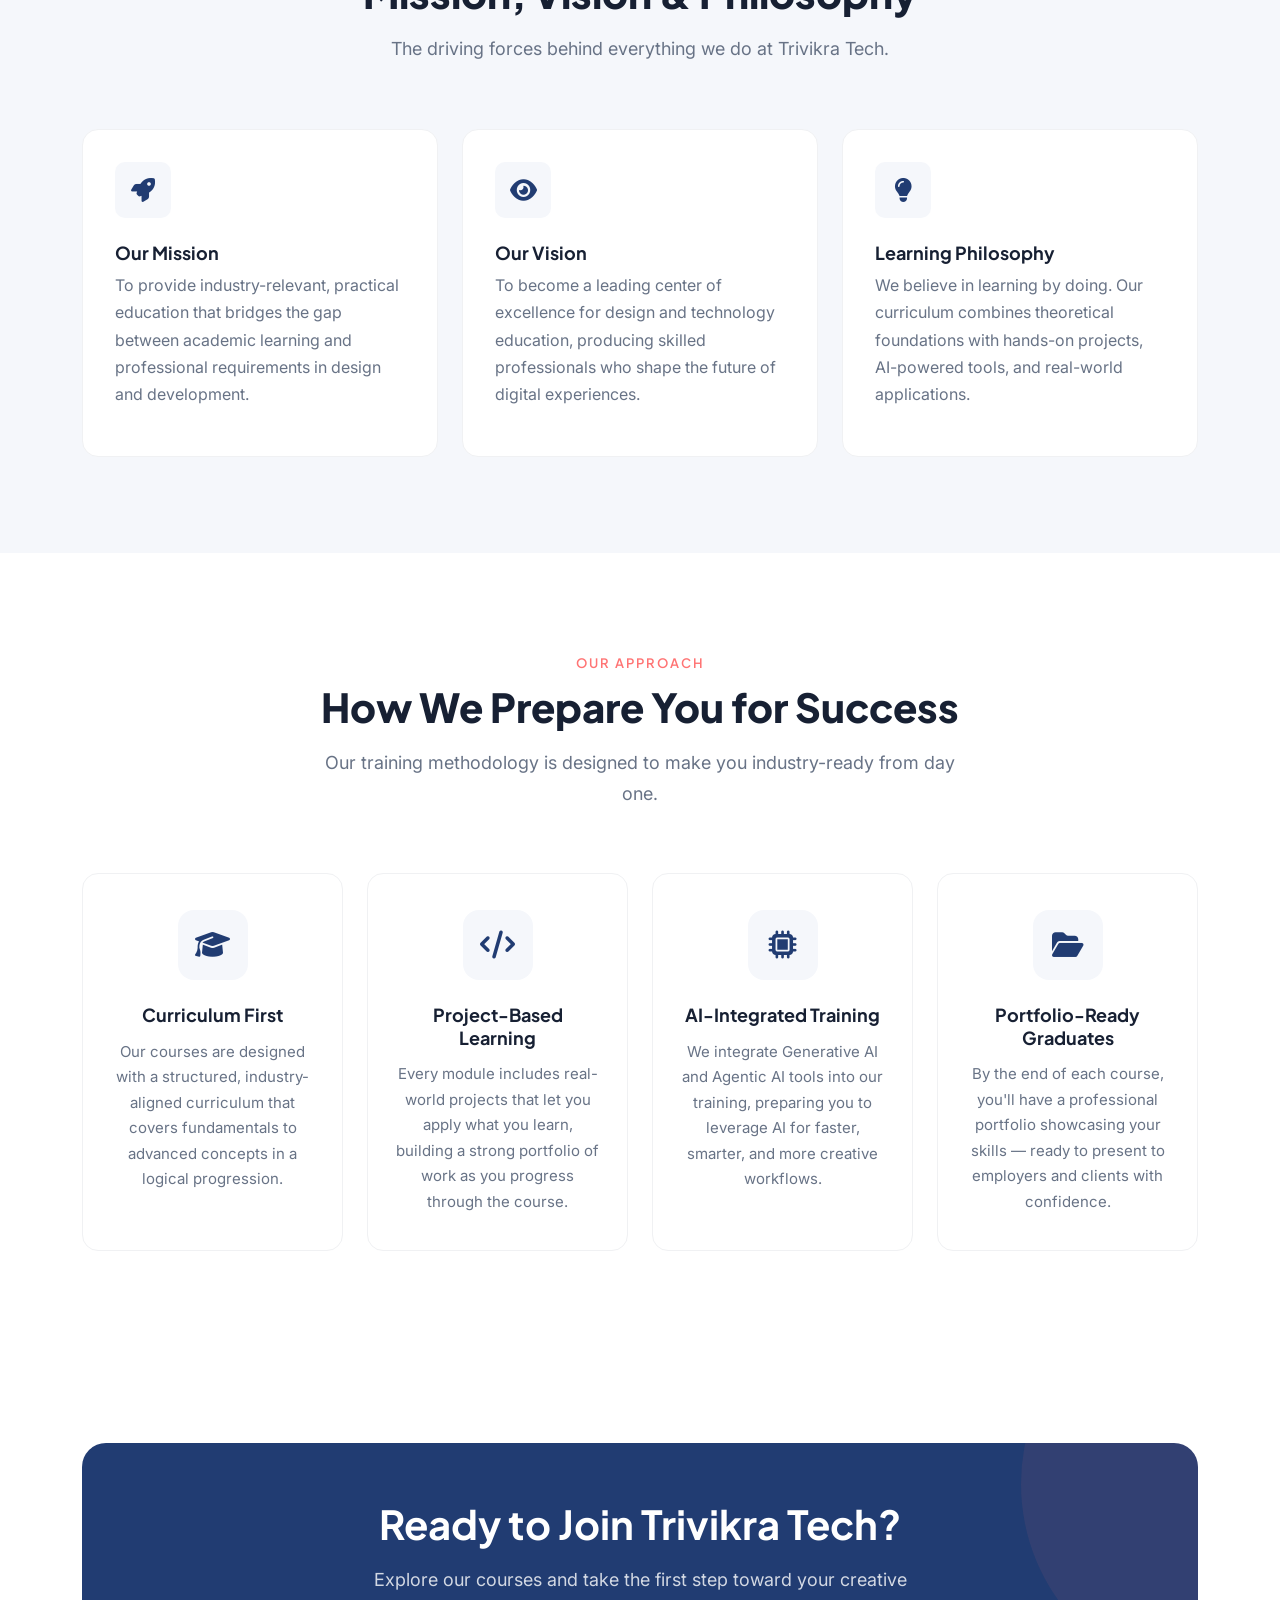
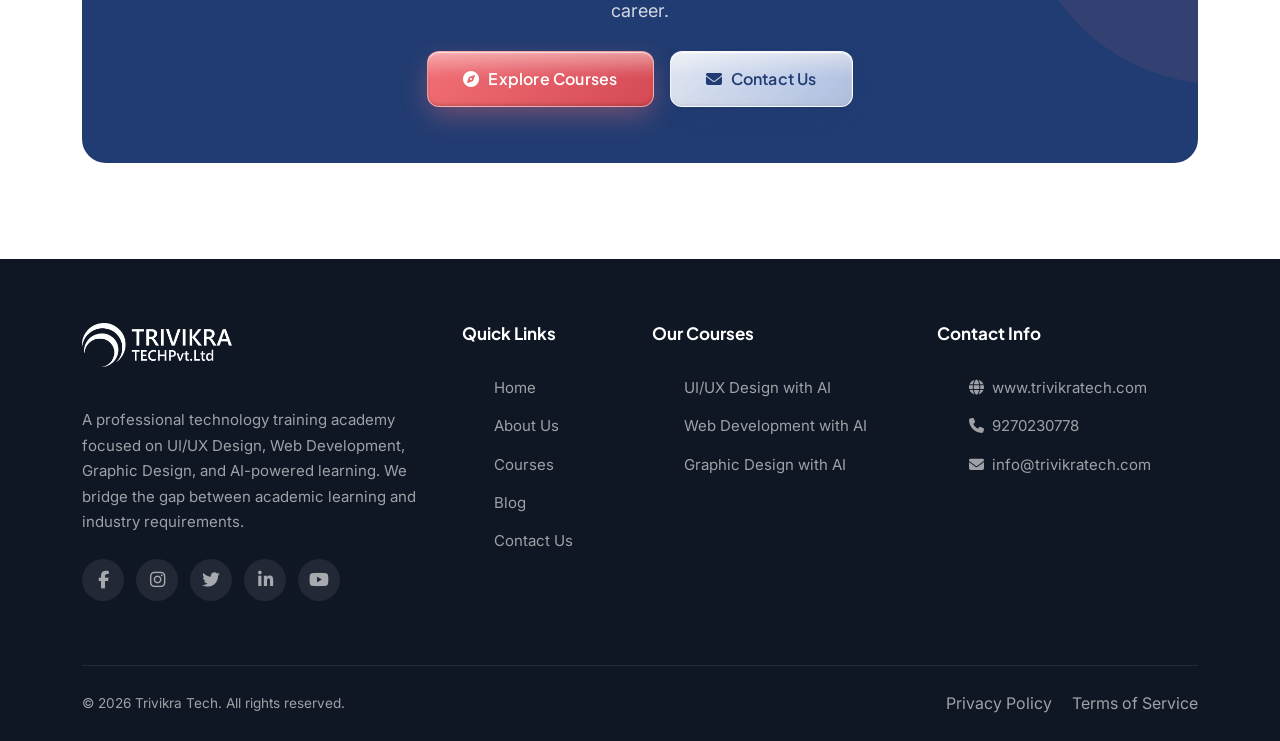
<file: about.html>
<!DOCTYPE html>
<html lang="en">
<head>
    <meta charset="UTF-8">
    <meta name="viewport" content="width=device-width, initial-scale=1.0">
    <title>About Us – Trivikra Tech | AI-Powered Design & Development Academy</title>
    <meta name="description" content="Learn about Trivikra Tech – a professional technology training academy focused on UI/UX Design, Web Development, Graphic Design, and AI-powered learning approaches.">
    <meta name="keywords" content="Trivikra Tech, about us, design academy, development training, AI learning, UI UX course, web development course">
    <link rel="canonical" href="https://www.trivikratech.com/about.html">

    <!-- Open Graph -->
    <meta property="og:title" content="About Us – Trivikra Tech | AI-Powered Design & Development Academy">
    <meta property="og:description" content="Empowering aspiring designers and developers with industry-relevant skills, practical experience and AI-powered learning approaches.">
    <meta property="og:type" content="website">
    <meta property="og:url" content="https://www.trivikratech.com/about.html">

    <!-- Stylesheets -->
    <link href="https://cdn.jsdelivr.net/npm/bootstrap@5.3.2/dist/css/bootstrap.min.css" rel="stylesheet">
    <link href="https://cdnjs.cloudflare.com/ajax/libs/font-awesome/6.5.1/css/all.min.css" rel="stylesheet">
    <link href="assets/css/style.css" rel="stylesheet">
    <link href="assets/css/responsive.css" rel="stylesheet">
  <link rel="icon" type="image/png" href="assets/images/logo-lode.png">
</head>
<body class="has-dark-hero">

        <!-- ============================================================
       NAVBAR
       ============================================================ -->
  <nav id="mainNavbar" class="navbar navbar-expand-lg fixed-top navbar-transparent" data-transparent="true">
    <div class="container">
      <a class="navbar-brand" href="index.html"><img src="assets/images/logo.png" alt="Trivikra Tech" class="navbar-logo"></a>
      <button class="navbar-toggler" type="button" data-bs-toggle="collapse" data-bs-target="#navbarContent" aria-controls="navbarContent" aria-expanded="false" aria-label="Toggle navigation">
        <span class="navbar-toggler-icon">
          <span class="hamburger-line"></span>
          <span class="hamburger-line"></span>
          <span class="hamburger-line"></span>
        </span>
      </button>
      <div class="collapse navbar-collapse" id="navbarContent">
        <ul class="navbar-nav mx-auto">
          <li class="nav-item"><a class="nav-link" href="index.html">Home</a></li>
          
          <!-- Courses Full-Width Mega Dropdown -->
          <li class="nav-item dropdown dropdown-mega">
            <a class="nav-link dropdown-toggle" href="courses.html" id="coursesDropdown" role="button" aria-expanded="false">
              Courses <i class="fa-solid fa-chevron-down ms-1 nav-arrow"></i>
            </a>
            <div class="mega-menu" aria-labelledby="coursesDropdown">
              <div class="container py-4">
                <div class="mega-menu-header mb-3 pb-2 d-none d-lg-flex justify-content-between align-items-center border-bottom">
                  <span class="mega-menu-title"><i class="fa-solid fa-sparkles text-primary me-2"></i> Our AI-Powered Programs</span>
                  <a href="courses.html" class="mega-view-all">View All Programs <i class="fa-solid fa-arrow-right ms-1"></i></a>
                </div>
                <div class="row g-3">
                  <!-- Option 1: All Courses -->
                  <div class="col-lg-3 col-12">
                    <a href="courses.html" class="mega-menu-card">
                      <div class="mega-card-icon icon-all">
                        <i class="fa-solid fa-layer-group"></i>
                      </div>
                      <div class="mega-card-content">
                        <div class="mega-card-badge">Complete Catalog</div>
                        <h6 class="mega-card-title">All Courses</h6>
                        <p class="mega-card-desc">Browse our complete spectrum of industry-leading design &amp; tech courses.</p>
                      </div>
                    </a>
                  </div>

                  <!-- Option 2: UI/UX Design with AI -->
                  <div class="col-lg-3 col-12">
                    <a href="ui-ux-design.html" class="mega-menu-card">
                      <div class="mega-card-icon icon-uiux">
                        <i class="fa-solid fa-wand-magic-sparkles"></i>
                      </div>
                      <div class="mega-card-content">
                        <div class="mega-card-badge badge-popular">Popular</div>
                        <h6 class="mega-card-title">UI/UX Design with AI</h6>
                        <p class="mega-card-desc">Master Figma design systems, UX research, and agentic AI workflows.</p>
                      </div>
                    </a>
                  </div>

                  <!-- Option 3: Graphic Design with AI -->
                  <div class="col-lg-3 col-12">
                    <a href="graphic-design.html" class="mega-menu-card">
                      <div class="mega-card-icon icon-graphic">
                        <i class="fa-solid fa-palette"></i>
                      </div>
                      <div class="mega-card-content">
                        <div class="mega-card-badge badge-creative">Creative</div>
                        <h6 class="mega-card-title">Graphic Design with AI</h6>
                        <p class="mega-card-desc">Brand systems, visual storytelling, commercial advertising &amp; Gen-AI.</p>
                      </div>
                    </a>
                  </div>

                  <!-- Option 4: Web Development with AI -->
                  <div class="col-lg-3 col-12">
                    <a href="web-development.html" class="mega-menu-card">
                      <div class="mega-card-icon icon-webdev">
                        <i class="fa-solid fa-code"></i>
                      </div>
                      <div class="mega-card-content">
                        <div class="mega-card-badge badge-demand">High Demand</div>
                        <h6 class="mega-card-title">Web Development with AI</h6>
                        <p class="mega-card-desc">Responsive websites, modern frontend/fullstack, and AI coding assistants.</p>
                      </div>
                    </a>
                  </div>
                </div>
              </div>
            </div>
          </li>

          <li class="nav-item"><a class="nav-link" href="blog.html">Blog</a></li>
          <li class="nav-item"><a class="nav-link active" href="about.html">About Us</a></li>
          <li class="nav-item"><a class="nav-link" href="contact.html">Contact Us</a></li>
        </ul>
        <a href="courses.html" class="btn btn-cta">Explore Courses</a>
      </div>
    </div>
  </nav>

    <!-- ============================================================
         PAGE HERO
         ============================================================ -->
    <section class="page-hero page-hero-bg page-hero-about">
        <div class="container">
            <nav aria-label="breadcrumb">
                <ol class="breadcrumb">
                    <li class="breadcrumb-item"><a href="index.html">Home</a></li>
                    <li class="breadcrumb-item active" aria-current="page">About Us</li>
                </ol>
            </nav>
            <h1>About Trivikra Tech</h1>
            <p>Empowering aspiring designers and developers with industry-relevant skills, practical experience and AI-powered learning approaches.</p>
        </div>
    </section>

    <!-- ============================================================
         ABOUT INTRO SECTION
         ============================================================ -->
    <section class="section-padding">
        <div class="container">
            <div class="row align-items-center g-5">
                <!-- Left: Image -->
                <div class="col-lg-6 reveal">
                    <div class="about-image-wrapper">
                        <img src="assets/images/about-team.svg" alt="Trivikra Tech Team">
                        <div class="about-accent-box"></div>
                    </div>
                </div>
                <!-- Right: Content -->
                <div class="col-lg-6 reveal reveal-delay-2">
                    <div class="about-content">
                        <span class="section-label">WHO WE ARE</span>
                        <h3>Empowering the Next Generation of Creators</h3>
                        <p>Trivikra Tech is a professional technology training organization dedicated to equipping aspiring designers and developers with the skills they need to thrive in today's digital landscape. We specialize in UI/UX Design, Web Development, and Graphic Design — all enhanced with AI-powered tools and methodologies.</p>
                        <p>Our approach bridges the gap between theoretical knowledge and real-world application. Every course at Trivikra Tech is crafted to be hands-on, project-driven, and aligned with current industry standards, ensuring our learners are not just educated but truly prepared for professional challenges.</p>
                        <p>We believe that great design and technology education should be accessible, practical, and forward-thinking. By integrating Generative AI and Agentic AI into our curriculum, we prepare our learners to work smarter, think creatively, and stay ahead of the curve in a rapidly evolving industry.</p>
                    </div>
                </div>
            </div>
        </div>
    </section>

    <!-- ============================================================
         MISSION & VISION
         ============================================================ -->
    <section class="bg-light-custom section-padding">
        <div class="container">
            <div class="section-header reveal">
                <span class="section-label">OUR PURPOSE</span>
                <h2 class="section-title">Mission, Vision & Philosophy</h2>
                <p class="section-subtitle">The driving forces behind everything we do at Trivikra Tech.</p>
            </div>
            <div class="row g-4">
                <!-- Mission -->
                <div class="col-lg-4 col-md-6 reveal reveal-delay-1">
                    <div class="mv-card">
                        <div class="mv-icon">
                            <i class="fas fa-rocket"></i>
                        </div>
                        <h5>Our Mission</h5>
                        <p>To provide industry-relevant, practical education that bridges the gap between academic learning and professional requirements in design and development.</p>
                    </div>
                </div>
                <!-- Vision -->
                <div class="col-lg-4 col-md-6 reveal reveal-delay-2">
                    <div class="mv-card">
                        <div class="mv-icon">
                            <i class="fas fa-eye"></i>
                        </div>
                        <h5>Our Vision</h5>
                        <p>To become a leading center of excellence for design and technology education, producing skilled professionals who shape the future of digital experiences.</p>
                    </div>
                </div>
                <!-- Learning Philosophy -->
                <div class="col-lg-4 col-md-6 reveal reveal-delay-3">
                    <div class="mv-card">
                        <div class="mv-icon">
                            <i class="fas fa-lightbulb"></i>
                        </div>
                        <h5>Learning Philosophy</h5>
                        <p>We believe in learning by doing. Our curriculum combines theoretical foundations with hands-on projects, AI-powered tools, and real-world applications.</p>
                    </div>
                </div>
            </div>
        </div>
    </section>

    <!-- ============================================================
         OUR APPROACH
         ============================================================ -->
    <section class="section-padding">
        <div class="container">
            <div class="section-header reveal">
                <span class="section-label">OUR APPROACH</span>
                <h2 class="section-title">How We Prepare You for Success</h2>
                <p class="section-subtitle">Our training methodology is designed to make you industry-ready from day one.</p>
            </div>
            <div class="row g-4">
                <!-- Curriculum First -->
                <div class="col-lg-3 col-md-6 reveal reveal-delay-1">
                    <div class="feature-card">
                        <div class="feature-icon">
                            <i class="fas fa-graduation-cap"></i>
                        </div>
                        <h5>Curriculum First</h5>
                        <p>Our courses are designed with a structured, industry-aligned curriculum that covers fundamentals to advanced concepts in a logical progression.</p>
                    </div>
                </div>
                <!-- Project-Based Learning -->
                <div class="col-lg-3 col-md-6 reveal reveal-delay-2">
                    <div class="feature-card">
                        <div class="feature-icon">
                            <i class="fas fa-code"></i>
                        </div>
                        <h5>Project-Based Learning</h5>
                        <p>Every module includes real-world projects that let you apply what you learn, building a strong portfolio of work as you progress through the course.</p>
                    </div>
                </div>
                <!-- AI-Integrated Training -->
                <div class="col-lg-3 col-md-6 reveal reveal-delay-3">
                    <div class="feature-card">
                        <div class="feature-icon">
                            <i class="fas fa-microchip"></i>
                        </div>
                        <h5>AI-Integrated Training</h5>
                        <p>We integrate Generative AI and Agentic AI tools into our training, preparing you to leverage AI for faster, smarter, and more creative workflows.</p>
                    </div>
                </div>
                <!-- Portfolio-Ready Graduates -->
                <div class="col-lg-3 col-md-6 reveal reveal-delay-4">
                    <div class="feature-card">
                        <div class="feature-icon">
                            <i class="fas fa-folder-open"></i>
                        </div>
                        <h5>Portfolio-Ready Graduates</h5>
                        <p>By the end of each course, you'll have a professional portfolio showcasing your skills — ready to present to employers and clients with confidence.</p>
                    </div>
                </div>
            </div>
        </div>
    </section>

    <!-- ============================================================
         CTA BANNER
         ============================================================ -->
    <section class="section-padding">
        <div class="container">
            <div class="cta-banner text-center reveal">
                <h2>Ready to Join Trivikra Tech?</h2>
                <p class="mx-auto">Explore our courses and take the first step toward your creative career.</p>
                <div class="d-flex gap-3 justify-content-center flex-wrap mt-4">
                    <a href="courses.html" class="btn-primary-custom">
                        <i class="fas fa-compass"></i> Explore Courses
                    </a>
                    <a href="contact.html" class="btn-secondary-custom">
                        <i class="fas fa-envelope"></i> Contact Us
                    </a>
                </div>
            </div>
        </div>
    </section>

    <!-- ============================================================
         FOOTER
         ============================================================ -->
    <footer class="site-footer">
        <div class="container">
            <div class="row g-4">
                <!-- Brand Column -->
                <div class="col-lg-4 col-md-6">
                    <a class="footer-brand d-inline-block" href="index.html"><img src="assets/images/logo-white.png" alt="Trivikra Tech" class="footer-logo"></a>
                    <p>A professional technology training academy focused on UI/UX Design, Web Development, Graphic Design, and AI-powered learning. We bridge the gap between academic learning and industry requirements.</p>
                    <div class="footer-social">
                        <a href="#" aria-label="Facebook"><i class="fab fa-facebook-f"></i></a>
                        <a href="#" aria-label="Instagram"><i class="fab fa-instagram"></i></a>
                        <a href="#" aria-label="Twitter"><i class="fab fa-twitter"></i></a>
                        <a href="#" aria-label="LinkedIn"><i class="fab fa-linkedin-in"></i></a>
                        <a href="#" aria-label="YouTube"><i class="fab fa-youtube"></i></a>
                    </div>
                </div>
                <!-- Quick Links -->
                <div class="col-lg-2 col-md-6">
                    <h5 class="footer-title">Quick Links</h5>
                    <ul class="footer-links">
                        <li><a href="index.html">Home</a></li>
                        <li><a href="about.html">About Us</a></li>
                        <li><a href="courses.html">Courses</a></li>
                        <li><a href="blog.html">Blog</a></li>
                        <li><a href="contact.html">Contact Us</a></li>
                    </ul>
                </div>
                <!-- Our Courses -->
                <div class="col-lg-3 col-md-6">
                    <h5 class="footer-title">Our Courses</h5>
                    <ul class="footer-links">
                        <li><a href="ui-ux-design.html">UI/UX Design with AI</a></li>
                        <li><a href="web-development.html">Web Development with AI</a></li>
                        <li><a href="graphic-design.html">Graphic Design with AI</a></li>
                    </ul>
                </div>
                <!-- Contact Info -->
                <div class="col-lg-3 col-md-6">
                    <h5 class="footer-title">Contact Info</h5>
                    <ul class="footer-links">
                        <li><a href="https://www.trivikratech.com" target="_blank"><i class="fas fa-globe me-2"></i>www.trivikratech.com</a></li>
                        <li><a href="tel:9270230778"><i class="fas fa-phone me-2"></i>9270230778</a></li>
                        <li><a href="mailto:info@trivikratech.com"><i class="fas fa-envelope me-2"></i>info@trivikratech.com</a></li>
                    </ul>
                </div>
            </div>
            <!-- Footer Bottom -->
            <div class="footer-bottom">
                <div class="row align-items-center">
                    <div class="col-md-6">
                        <p>&copy; <span id="currentYear"></span> Trivikra Tech. All rights reserved.</p>
                    </div>
                    <div class="col-md-6 text-md-end">
                        <a href="#" class="me-3">Privacy Policy</a>
                        <a href="#">Terms of Service</a>
                    </div>
                </div>
            </div>
        </div>
    </footer>

    <!-- ============================================================
         FLOATING ELEMENTS
         ============================================================ -->
    <a href="https://wa.me/919270230778" class="whatsapp-float" target="_blank" aria-label="Chat on WhatsApp">
        <i class="fab fa-whatsapp"></i>
    </a>
    <button id="backToTop" class="back-to-top" aria-label="Back to top">
        <i class="fas fa-arrow-up"></i>
    </button>

    <!-- Scripts -->
    <script src="https://cdn.jsdelivr.net/npm/bootstrap@5.3.2/dist/js/bootstrap.bundle.min.js"></script>
    <script src="assets/js/main.js"></script>
</body>
</html>
</file>
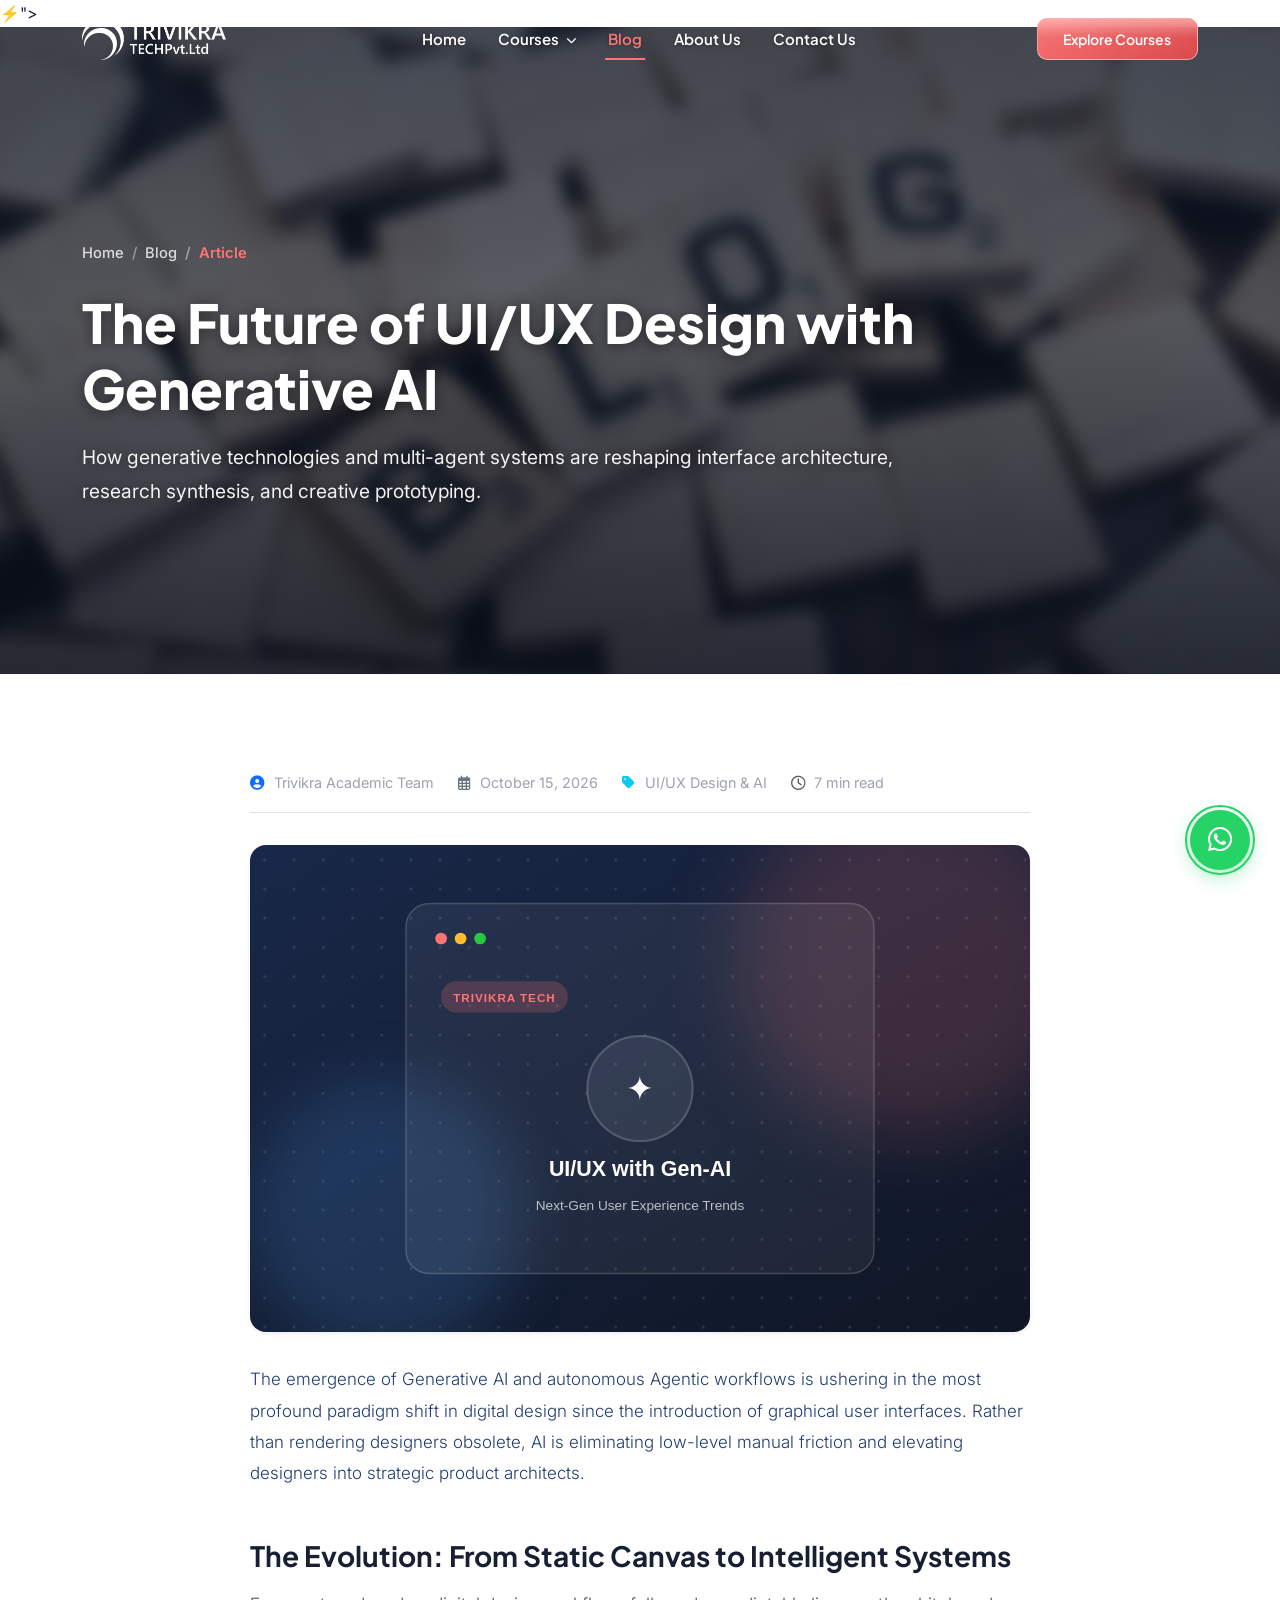
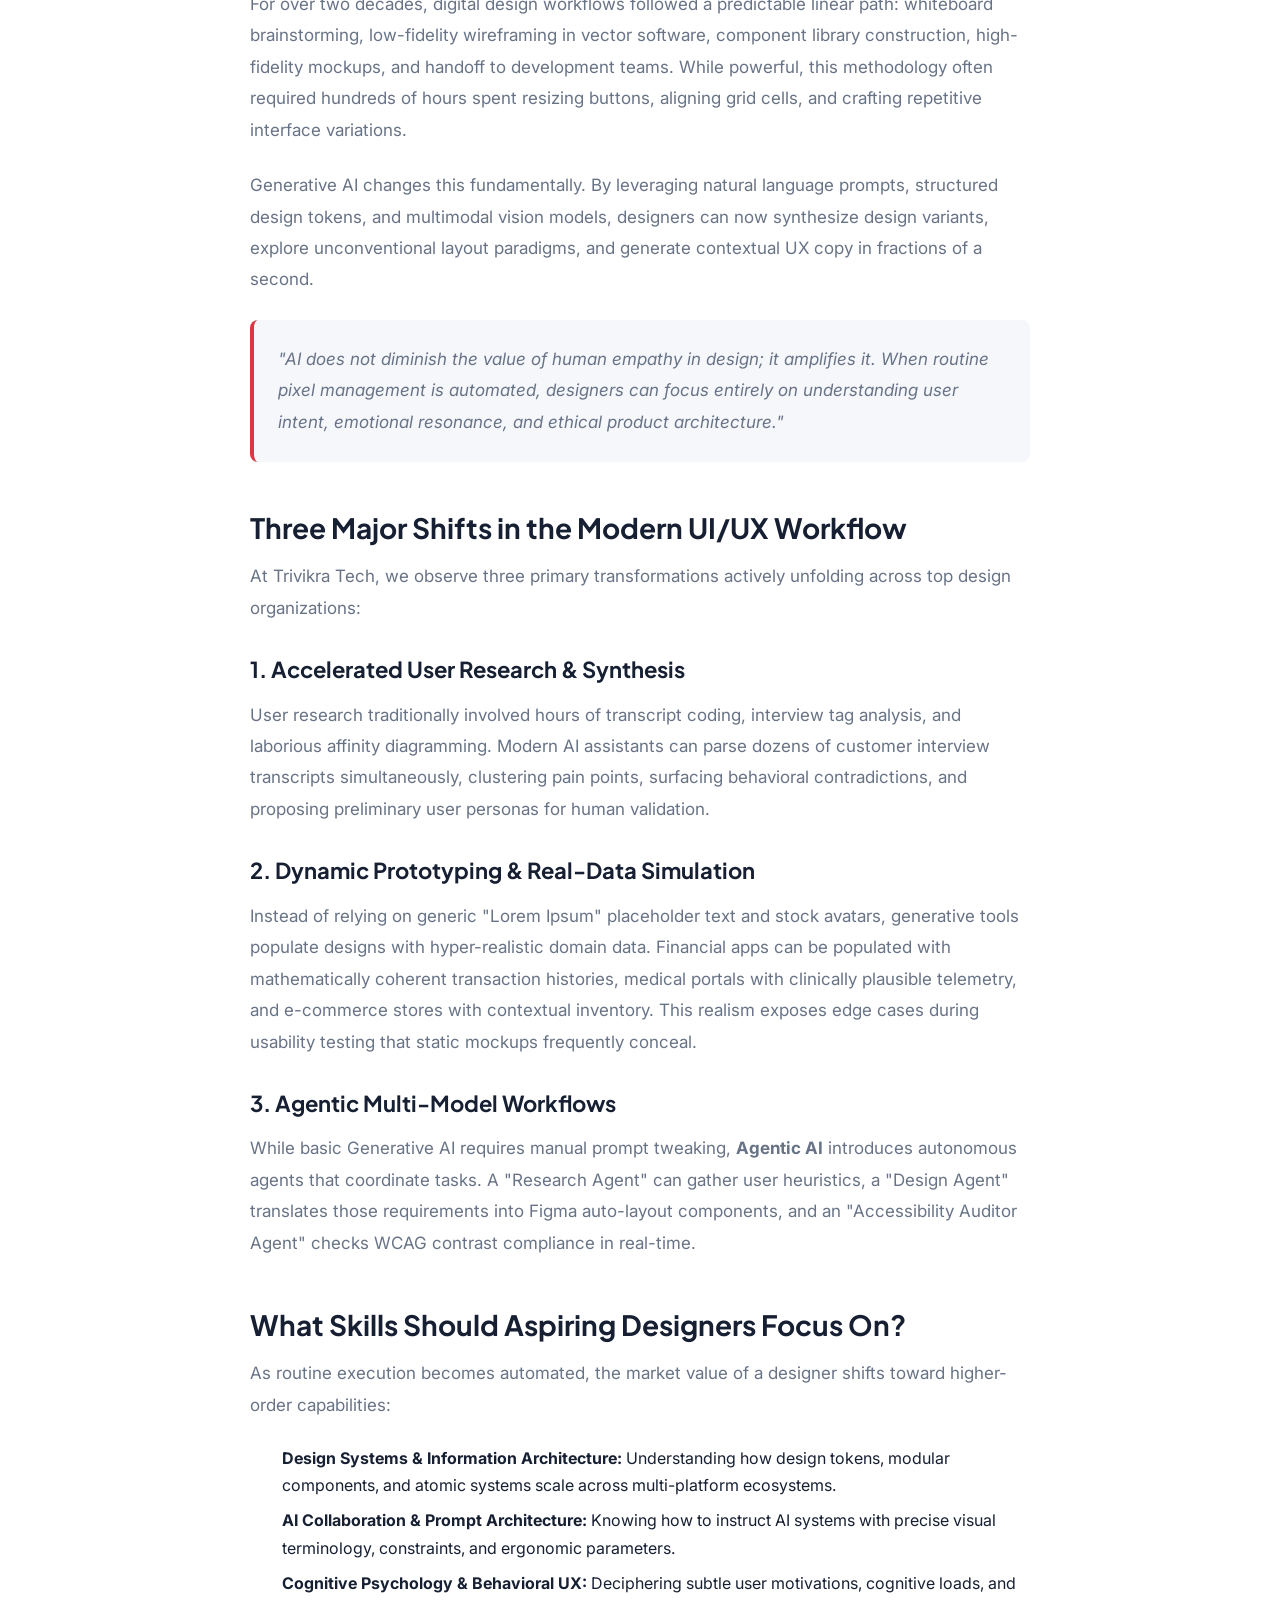
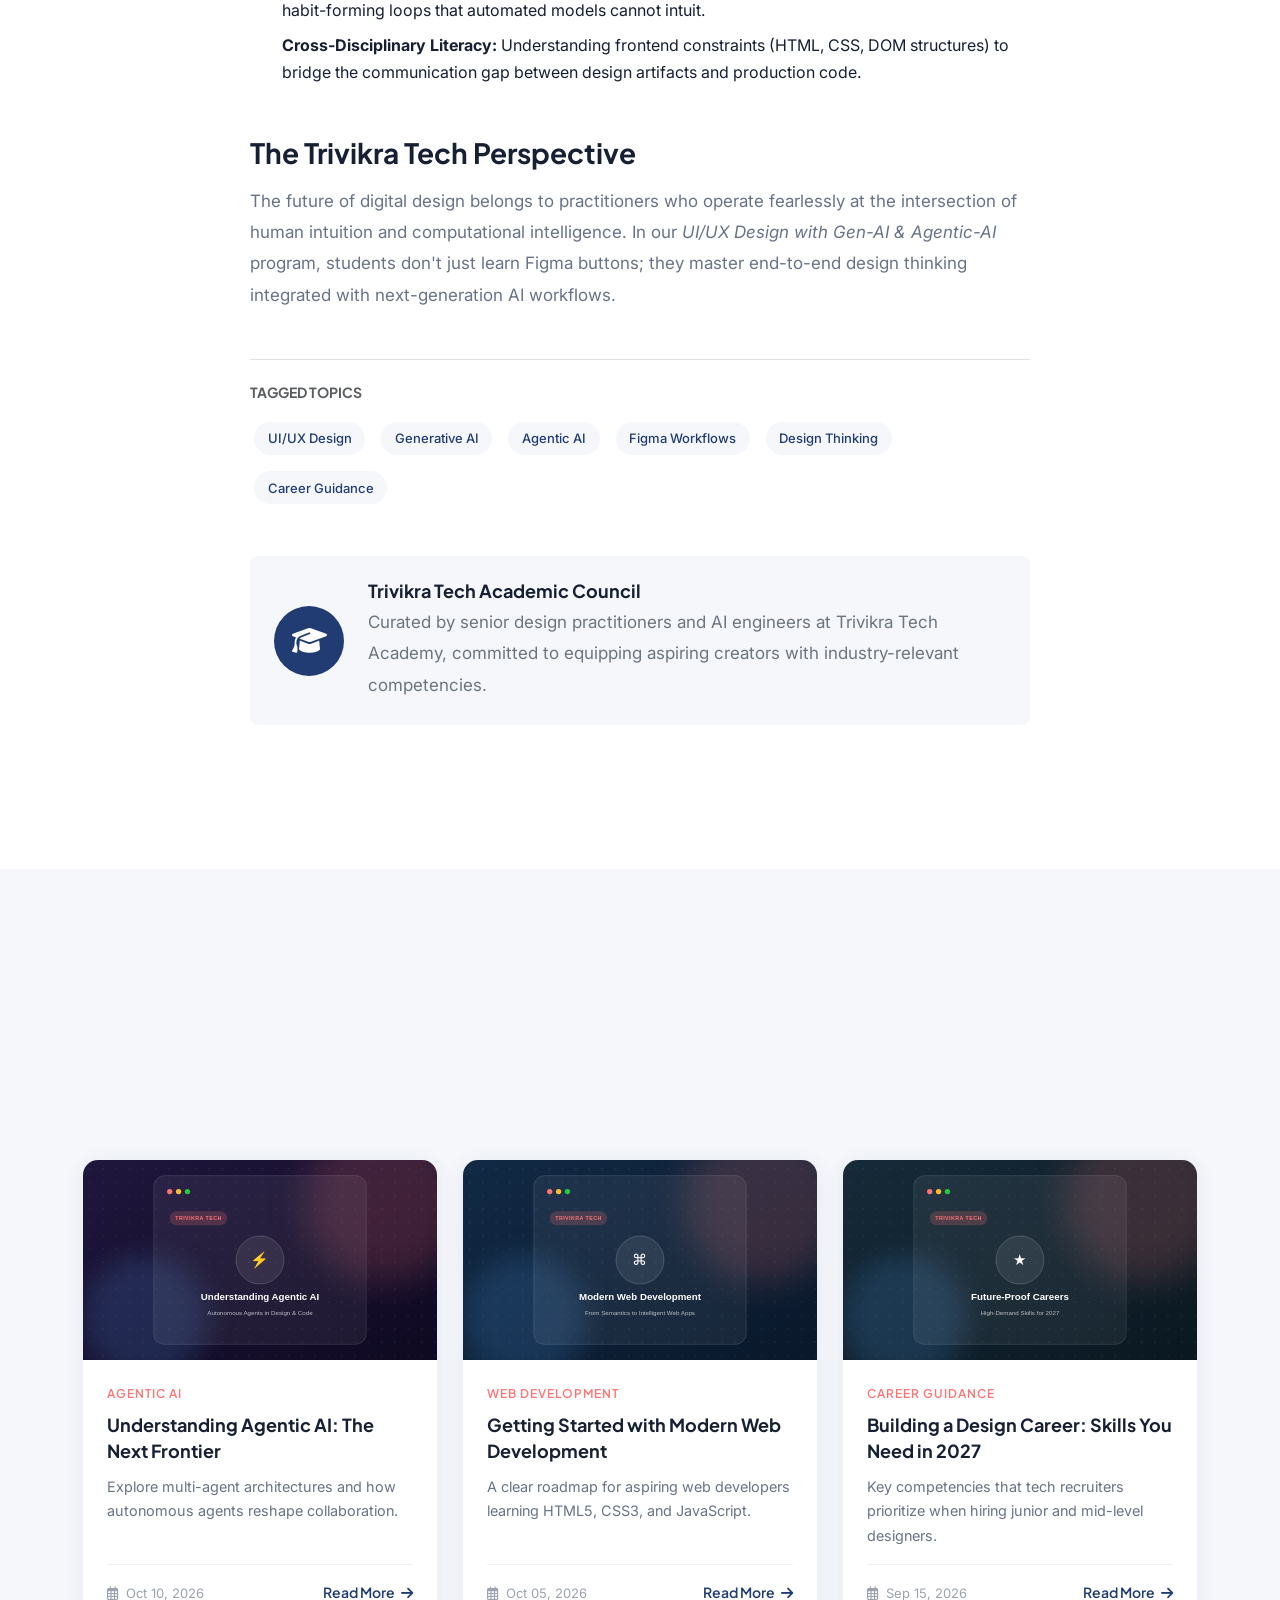
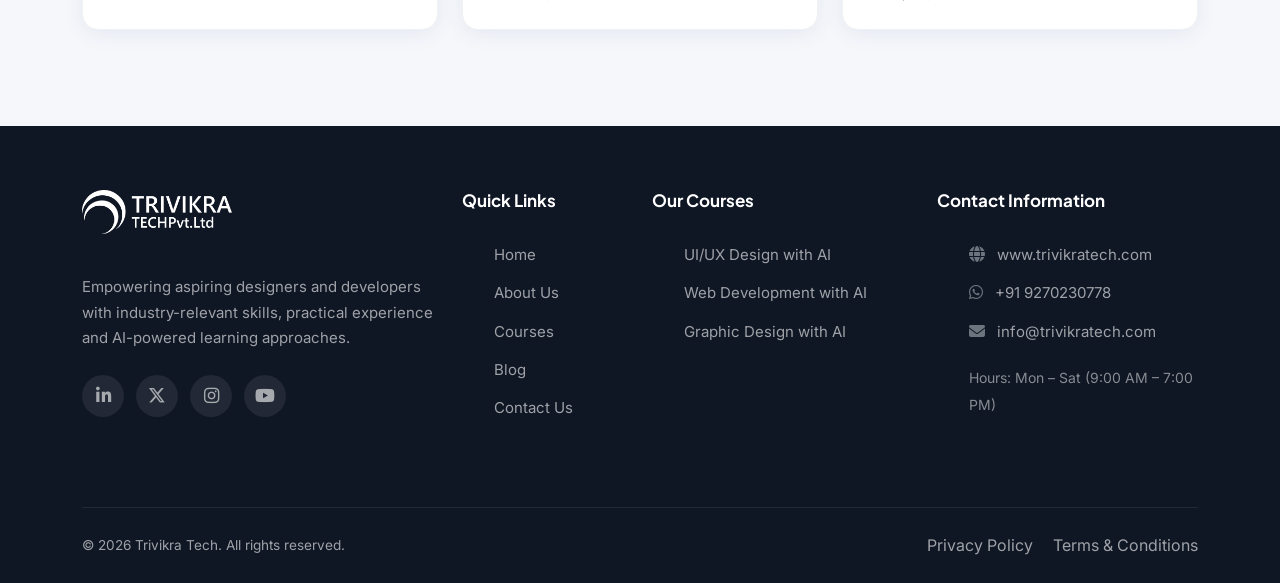
<file: blog-detail.html>
<!DOCTYPE html>
<html lang="en">
<head>
  <meta charset="UTF-8">
  <meta name="viewport" content="width=device-width, initial-scale=1.0">
  <title>The Future of UI/UX Design with Generative AI – Trivikra Tech Blog</title>
  <meta name="description" content="An in-depth analysis of how Generative AI and Agentic workflows are transforming modern user experience design, rapid prototyping, and user research.">
  <meta property="og:title" content="The Future of UI/UX Design with Generative AI – Trivikra Tech Blog">
  <meta property="og:description" content="Discover how AI tools are enhancing human empathy and accelerating creative workflows in UI/UX design.">
  <meta property="og:image" content="assets/images/blog-uiux.svg">
  <meta property="og:type" content="article">

  <!-- Favicon -->
  <link rel="icon" type="image/png" href="assets/images/logo-lode.png"><text y='.9em' font-size='90'>⚡</text></svg>">

  <!-- Stylesheets -->
  <link href="https://cdn.jsdelivr.net/npm/bootstrap@5.3.2/dist/css/bootstrap.min.css" rel="stylesheet">
  <link href="https://cdnjs.cloudflare.com/ajax/libs/font-awesome/6.5.1/css/all.min.css" rel="stylesheet">
  <link href="assets/css/style.css" rel="stylesheet">
  <link href="assets/css/responsive.css" rel="stylesheet">
</head>
<body class="has-dark-hero">

      <!-- ============================================================
       NAVBAR
       ============================================================ -->
  <nav id="mainNavbar" class="navbar navbar-expand-lg fixed-top navbar-transparent" data-transparent="true">
    <div class="container">
      <a class="navbar-brand" href="index.html"><img src="assets/images/logo.png" alt="Trivikra Tech" class="navbar-logo"></a>
      <button class="navbar-toggler" type="button" data-bs-toggle="collapse" data-bs-target="#navbarContent" aria-controls="navbarContent" aria-expanded="false" aria-label="Toggle navigation">
        <span class="navbar-toggler-icon">
          <span class="hamburger-line"></span>
          <span class="hamburger-line"></span>
          <span class="hamburger-line"></span>
        </span>
      </button>
      <div class="collapse navbar-collapse" id="navbarContent">
        <ul class="navbar-nav mx-auto">
          <li class="nav-item"><a class="nav-link" href="index.html">Home</a></li>
          
          <!-- Courses Full-Width Mega Dropdown -->
          <li class="nav-item dropdown dropdown-mega">
            <a class="nav-link dropdown-toggle" href="courses.html" id="coursesDropdown" role="button" aria-expanded="false">
              Courses <i class="fa-solid fa-chevron-down ms-1 nav-arrow"></i>
            </a>
            <div class="mega-menu" aria-labelledby="coursesDropdown">
              <div class="container py-4">
                <div class="mega-menu-header mb-3 pb-2 d-none d-lg-flex justify-content-between align-items-center border-bottom">
                  <span class="mega-menu-title"><i class="fa-solid fa-sparkles text-primary me-2"></i> Our AI-Powered Programs</span>
                  <a href="courses.html" class="mega-view-all">View All Programs <i class="fa-solid fa-arrow-right ms-1"></i></a>
                </div>
                <div class="row g-3">
                  <!-- Option 1: All Courses -->
                  <div class="col-lg-3 col-12">
                    <a href="courses.html" class="mega-menu-card">
                      <div class="mega-card-icon icon-all">
                        <i class="fa-solid fa-layer-group"></i>
                      </div>
                      <div class="mega-card-content">
                        <div class="mega-card-badge">Complete Catalog</div>
                        <h6 class="mega-card-title">All Courses</h6>
                        <p class="mega-card-desc">Browse our complete spectrum of industry-leading design &amp; tech courses.</p>
                      </div>
                    </a>
                  </div>

                  <!-- Option 2: UI/UX Design with AI -->
                  <div class="col-lg-3 col-12">
                    <a href="ui-ux-design.html" class="mega-menu-card">
                      <div class="mega-card-icon icon-uiux">
                        <i class="fa-solid fa-wand-magic-sparkles"></i>
                      </div>
                      <div class="mega-card-content">
                        <div class="mega-card-badge badge-popular">Popular</div>
                        <h6 class="mega-card-title">UI/UX Design with AI</h6>
                        <p class="mega-card-desc">Master Figma design systems, UX research, and agentic AI workflows.</p>
                      </div>
                    </a>
                  </div>

                  <!-- Option 3: Graphic Design with AI -->
                  <div class="col-lg-3 col-12">
                    <a href="graphic-design.html" class="mega-menu-card">
                      <div class="mega-card-icon icon-graphic">
                        <i class="fa-solid fa-palette"></i>
                      </div>
                      <div class="mega-card-content">
                        <div class="mega-card-badge badge-creative">Creative</div>
                        <h6 class="mega-card-title">Graphic Design with AI</h6>
                        <p class="mega-card-desc">Brand systems, visual storytelling, commercial advertising &amp; Gen-AI.</p>
                      </div>
                    </a>
                  </div>

                  <!-- Option 4: Web Development with AI -->
                  <div class="col-lg-3 col-12">
                    <a href="web-development.html" class="mega-menu-card">
                      <div class="mega-card-icon icon-webdev">
                        <i class="fa-solid fa-code"></i>
                      </div>
                      <div class="mega-card-content">
                        <div class="mega-card-badge badge-demand">High Demand</div>
                        <h6 class="mega-card-title">Web Development with AI</h6>
                        <p class="mega-card-desc">Responsive websites, modern frontend/fullstack, and AI coding assistants.</p>
                      </div>
                    </a>
                  </div>
                </div>
              </div>
            </div>
          </li>

          <li class="nav-item"><a class="nav-link active" href="blog.html">Blog</a></li>
          <li class="nav-item"><a class="nav-link" href="about.html">About Us</a></li>
          <li class="nav-item"><a class="nav-link" href="contact.html">Contact Us</a></li>
        </ul>
        <a href="courses.html" class="btn btn-cta">Explore Courses</a>
      </div>
    </div>
  </nav>

  <!-- ==================== PAGE HERO ==================== -->
  <header class="page-hero page-hero-bg page-hero-blog">
    <div class="container">
      <nav aria-label="breadcrumb">
        <ol class="breadcrumb">
          <li class="breadcrumb-item"><a href="index.html">Home</a></li>
          <li class="breadcrumb-item"><a href="blog.html">Blog</a></li>
          <li class="breadcrumb-item active" aria-current="page">Article</li>
        </ol>
      </nav>
      <h1>The Future of UI/UX Design with Generative AI</h1>
      <p>
        How generative technologies and multi-agent systems are reshaping interface architecture, research synthesis, and creative prototyping.
      </p>
    </div>
  </header>

  <!-- ==================== BLOG DETAIL ARTICLE ==================== -->
  <article class="section-padding">
    <div class="container">
      <div class="blog-detail-content">

        <!-- Metadata -->
        <div class="blog-detail-meta pb-3 border-bottom">
          <span><i class="fas fa-user-circle text-primary me-1"></i> Trivikra Academic Team</span>
          <span><i class="far fa-calendar-alt text-secondary me-1"></i> October 15, 2026</span>
          <span><i class="fas fa-tag text-info me-1"></i> UI/UX Design &amp; AI</span>
          <span><i class="far fa-clock text-muted me-1"></i> 7 min read</span>
        </div>

        <!-- Featured Image -->
        <img src="assets/images/blog-uiux.svg" alt="The Future of UI/UX Design with AI" class="w-100 shadow-sm" loading="lazy">

        <!-- Body Content -->
        <p class="lead text-primary-color font-weight-medium">
          The emergence of Generative AI and autonomous Agentic workflows is ushering in the most profound paradigm shift in digital design since the introduction of graphical user interfaces. Rather than rendering designers obsolete, AI is eliminating low-level manual friction and elevating designers into strategic product architects.
        </p>

        <h2>The Evolution: From Static Canvas to Intelligent Systems</h2>
        <p>
          For over two decades, digital design workflows followed a predictable linear path: whiteboard brainstorming, low-fidelity wireframing in vector software, component library construction, high-fidelity mockups, and handoff to development teams. While powerful, this methodology often required hundreds of hours spent resizing buttons, aligning grid cells, and crafting repetitive interface variations.
        </p>
        <p>
          Generative AI changes this fundamentally. By leveraging natural language prompts, structured design tokens, and multimodal vision models, designers can now synthesize design variants, explore unconventional layout paradigms, and generate contextual UX copy in fractions of a second.
        </p>

        <div class="p-4 my-4 rounded-3 bg-light-custom border-start border-4 border-danger">
          <p class="mb-0 fst-italic">
            "AI does not diminish the value of human empathy in design; it amplifies it. When routine pixel management is automated, designers can focus entirely on understanding user intent, emotional resonance, and ethical product architecture."
          </p>
        </div>

        <h2>Three Major Shifts in the Modern UI/UX Workflow</h2>
        <p>
          At Trivikra Tech, we observe three primary transformations actively unfolding across top design organizations:
        </p>

        <h3>1. Accelerated User Research &amp; Synthesis</h3>
        <p>
          User research traditionally involved hours of transcript coding, interview tag analysis, and laborious affinity diagramming. Modern AI assistants can parse dozens of customer interview transcripts simultaneously, clustering pain points, surfacing behavioral contradictions, and proposing preliminary user personas for human validation.
        </p>

        <h3>2. Dynamic Prototyping &amp; Real-Data Simulation</h3>
        <p>
          Instead of relying on generic "Lorem Ipsum" placeholder text and stock avatars, generative tools populate designs with hyper-realistic domain data. Financial apps can be populated with mathematically coherent transaction histories, medical portals with clinically plausible telemetry, and e-commerce stores with contextual inventory. This realism exposes edge cases during usability testing that static mockups frequently conceal.
        </p>

        <h3>3. Agentic Multi-Model Workflows</h3>
        <p>
          While basic Generative AI requires manual prompt tweaking, <strong>Agentic AI</strong> introduces autonomous agents that coordinate tasks. A "Research Agent" can gather user heuristics, a "Design Agent" translates those requirements into Figma auto-layout components, and an "Accessibility Auditor Agent" checks WCAG contrast compliance in real-time.
        </p>

        <h2>What Skills Should Aspiring Designers Focus On?</h2>
        <p>
          As routine execution becomes automated, the market value of a designer shifts toward higher-order capabilities:
        </p>
        <ul>
          <li class="mb-2"><strong>Design Systems &amp; Information Architecture:</strong> Understanding how design tokens, modular components, and atomic systems scale across multi-platform ecosystems.</li>
          <li class="mb-2"><strong>AI Collaboration &amp; Prompt Architecture:</strong> Knowing how to instruct AI systems with precise visual terminology, constraints, and ergonomic parameters.</li>
          <li class="mb-2"><strong>Cognitive Psychology &amp; Behavioral UX:</strong> Deciphering subtle user motivations, cognitive loads, and habit-forming loops that automated models cannot intuit.</li>
          <li class="mb-2"><strong>Cross-Disciplinary Literacy:</strong> Understanding frontend constraints (HTML, CSS, DOM structures) to bridge the communication gap between design artifacts and production code.</li>
        </ul>

        <h2>The Trivikra Tech Perspective</h2>
        <p>
          The future of digital design belongs to practitioners who operate fearlessly at the intersection of human intuition and computational intelligence. In our <em>UI/UX Design with Gen-AI &amp; Agentic-AI</em> program, students don't just learn Figma buttons; they master end-to-end design thinking integrated with next-generation AI workflows.
        </p>

        <!-- Tags -->
        <div class="pt-4 border-top mt-5">
          <h6 class="text-uppercase small text-muted mb-3 font-weight-bold">Tagged Topics</h6>
          <div class="d-flex flex-wrap gap-2">
            <span class="tag">UI/UX Design</span>
            <span class="tag">Generative AI</span>
            <span class="tag">Agentic AI</span>
            <span class="tag">Figma Workflows</span>
            <span class="tag">Design Thinking</span>
            <span class="tag">Career Guidance</span>
          </div>
        </div>

        <!-- Author Bio Box -->
        <div class="p-4 my-5 rounded-3 bg-light-custom d-flex flex-column flex-sm-row align-items-center gap-4">
          <div style="width:70px;height:70px;border-radius:50%;background:var(--color-primary);color:#fff;display:flex;align-items:center;justify-content:center;font-size:1.75rem;flex-shrink:0;">
            <i class="fas fa-graduation-cap"></i>
          </div>
          <div>
            <h5 class="mb-1">Trivikra Tech Academic Council</h5>
            <p class="small text-secondary mb-0">
              Curated by senior design practitioners and AI engineers at Trivikra Tech Academy, committed to equipping aspiring creators with industry-relevant competencies.
            </p>
          </div>
        </div>

      </div>
    </div>
  </article>

  <!-- ==================== RELATED POSTS ==================== -->
  <section class="section-padding bg-light-custom">
    <div class="container">
      <div class="section-header reveal">
        <span class="section-label">CONTINUE READING</span>
        <h2 class="section-title">Related Insights</h2>
        <p class="section-subtitle">Discover more analyses and tutorials from our instructors and researchers.</p>
      </div>

      <div class="row g-4">
        <!-- Related 1 -->
        <div class="col-lg-4 col-md-6 reveal reveal-delay-1">
          <div class="blog-card">
            <div class="blog-card-img-wrapper">
              <img src="assets/images/blog-agenticai.svg" alt="Understanding Agentic AI" class="blog-card-img" loading="lazy">
            </div>
            <div class="blog-card-body">
              <span class="blog-card-category">Agentic AI</span>
              <h5 class="blog-card-title"><a href="blog-detail.html">Understanding Agentic AI: The Next Frontier</a></h5>
              <p class="blog-card-text">Explore multi-agent architectures and how autonomous agents reshape collaboration.</p>
              <div class="blog-card-footer">
                <span class="blog-card-date"><i class="far fa-calendar-alt me-1"></i> Oct 10, 2026</span>
                <a href="blog-detail.html" class="blog-read-more">Read More <i class="fas fa-arrow-right"></i></a>
              </div>
            </div>
          </div>
        </div>

        <!-- Related 2 -->
        <div class="col-lg-4 col-md-6 reveal reveal-delay-2">
          <div class="blog-card">
            <div class="blog-card-img-wrapper">
              <img src="assets/images/blog-webdev.svg" alt="Getting Started with Web Development" class="blog-card-img" loading="lazy">
            </div>
            <div class="blog-card-body">
              <span class="blog-card-category">Web Development</span>
              <h5 class="blog-card-title"><a href="blog-detail.html">Getting Started with Modern Web Development</a></h5>
              <p class="blog-card-text">A clear roadmap for aspiring web developers learning HTML5, CSS3, and JavaScript.</p>
              <div class="blog-card-footer">
                <span class="blog-card-date"><i class="far fa-calendar-alt me-1"></i> Oct 05, 2026</span>
                <a href="blog-detail.html" class="blog-read-more">Read More <i class="fas fa-arrow-right"></i></a>
              </div>
            </div>
          </div>
        </div>

        <!-- Related 3 -->
        <div class="col-lg-4 col-md-6 reveal reveal-delay-3">
          <div class="blog-card">
            <div class="blog-card-img-wrapper">
              <img src="assets/images/blog-career.svg" alt="Building a Design Career in 2027" class="blog-card-img" loading="lazy">
            </div>
            <div class="blog-card-body">
              <span class="blog-card-category">Career Guidance</span>
              <h5 class="blog-card-title"><a href="blog-detail.html">Building a Design Career: Skills You Need in 2027</a></h5>
              <p class="blog-card-text">Key competencies that tech recruiters prioritize when hiring junior and mid-level designers.</p>
              <div class="blog-card-footer">
                <span class="blog-card-date"><i class="far fa-calendar-alt me-1"></i> Sep 15, 2026</span>
                <a href="blog-detail.html" class="blog-read-more">Read More <i class="fas fa-arrow-right"></i></a>
              </div>
            </div>
          </div>
        </div>
      </div>
    </div>
  </section>

  <!-- ==================== FOOTER ==================== -->
  <footer class="site-footer">
    <div class="container">
      <div class="row g-4">
        <!-- Col 1: Brand -->
        <div class="col-lg-4 col-md-6">
          <a class="footer-brand d-inline-block" href="index.html"><img src="assets/images/logo-white.png" alt="Trivikra Tech" class="footer-logo"></a>
          <p>
            Empowering aspiring designers and developers with industry-relevant skills, practical experience and AI-powered learning approaches.
          </p>
          <div class="footer-social">
            <a href="https://linkedin.com" target="_blank" rel="noopener" aria-label="LinkedIn"><i class="fab fa-linkedin-in"></i></a>
            <a href="https://twitter.com" target="_blank" rel="noopener" aria-label="Twitter"><i class="fab fa-x-twitter"></i></a>
            <a href="https://instagram.com" target="_blank" rel="noopener" aria-label="Instagram"><i class="fab fa-instagram"></i></a>
            <a href="https://youtube.com" target="_blank" rel="noopener" aria-label="YouTube"><i class="fab fa-youtube"></i></a>
          </div>
        </div>

        <!-- Col 2: Quick Links -->
        <div class="col-lg-2 col-md-6 col-6">
          <h5 class="footer-title">Quick Links</h5>
          <ul class="footer-links">
            <li><a href="index.html">Home</a></li>
            <li><a href="about.html">About Us</a></li>
            <li><a href="courses.html">Courses</a></li>
            <li><a href="blog.html">Blog</a></li>
            <li><a href="contact.html">Contact Us</a></li>
          </ul>
        </div>

        <!-- Col 3: Our Courses -->
        <div class="col-lg-3 col-md-6 col-6">
          <h5 class="footer-title">Our Courses</h5>
          <ul class="footer-links">
            <li><a href="ui-ux-design.html">UI/UX Design with AI</a></li>
            <li><a href="web-development.html">Web Development with AI</a></li>
            <li><a href="graphic-design.html">Graphic Design with AI</a></li>
          </ul>
        </div>

        <!-- Col 4: Contact Info -->
        <div class="col-lg-3 col-md-6">
          <h5 class="footer-title">Contact Information</h5>
          <ul class="footer-links">
            <li><i class="fas fa-globe text-secondary me-2"></i> <a href="http://www.trivikratech.com" target="_blank" rel="noopener">www.trivikratech.com</a></li>
            <li><i class="fab fa-whatsapp text-secondary me-2"></i> <a href="https://wa.me/919270230778">+91 9270230778</a></li>
            <li><i class="fas fa-envelope text-secondary me-2"></i> <a href="mailto:info@trivikratech.com">info@trivikratech.com</a></li>
            <li class="mt-2"><span class="small text-white-50">Hours: Mon – Sat (9:00 AM – 7:00 PM)</span></li>
          </ul>
        </div>
      </div>

      <!-- Footer Bottom -->
      <div class="footer-bottom">
        <div class="row align-items-center">
          <div class="col-md-6 text-center text-md-start mb-2 mb-md-0">
            <p>&copy; <span id="currentYear">2026</span> Trivikra Tech. All rights reserved.</p>
          </div>
          <div class="col-md-6 text-center text-md-end">
            <a href="contact.html" class="me-3">Privacy Policy</a>
            <a href="contact.html">Terms &amp; Conditions</a>
          </div>
        </div>
      </div>
    </div>
  </footer>

  <!-- ==================== FLOATING ELEMENTS ==================== -->
  <a href="https://wa.me/919270230778" class="whatsapp-float" target="_blank" rel="noopener" aria-label="Chat on WhatsApp">
    <i class="fab fa-whatsapp"></i>
  </a>
  <button id="backToTop" class="back-to-top" aria-label="Back to top">
    <i class="fas fa-arrow-up"></i>
  </button>

  <script src="https://cdn.jsdelivr.net/npm/bootstrap@5.3.2/dist/js/bootstrap.bundle.min.js"></script>
  <script src="assets/js/main.js"></script>
</body>
</html>
</file>
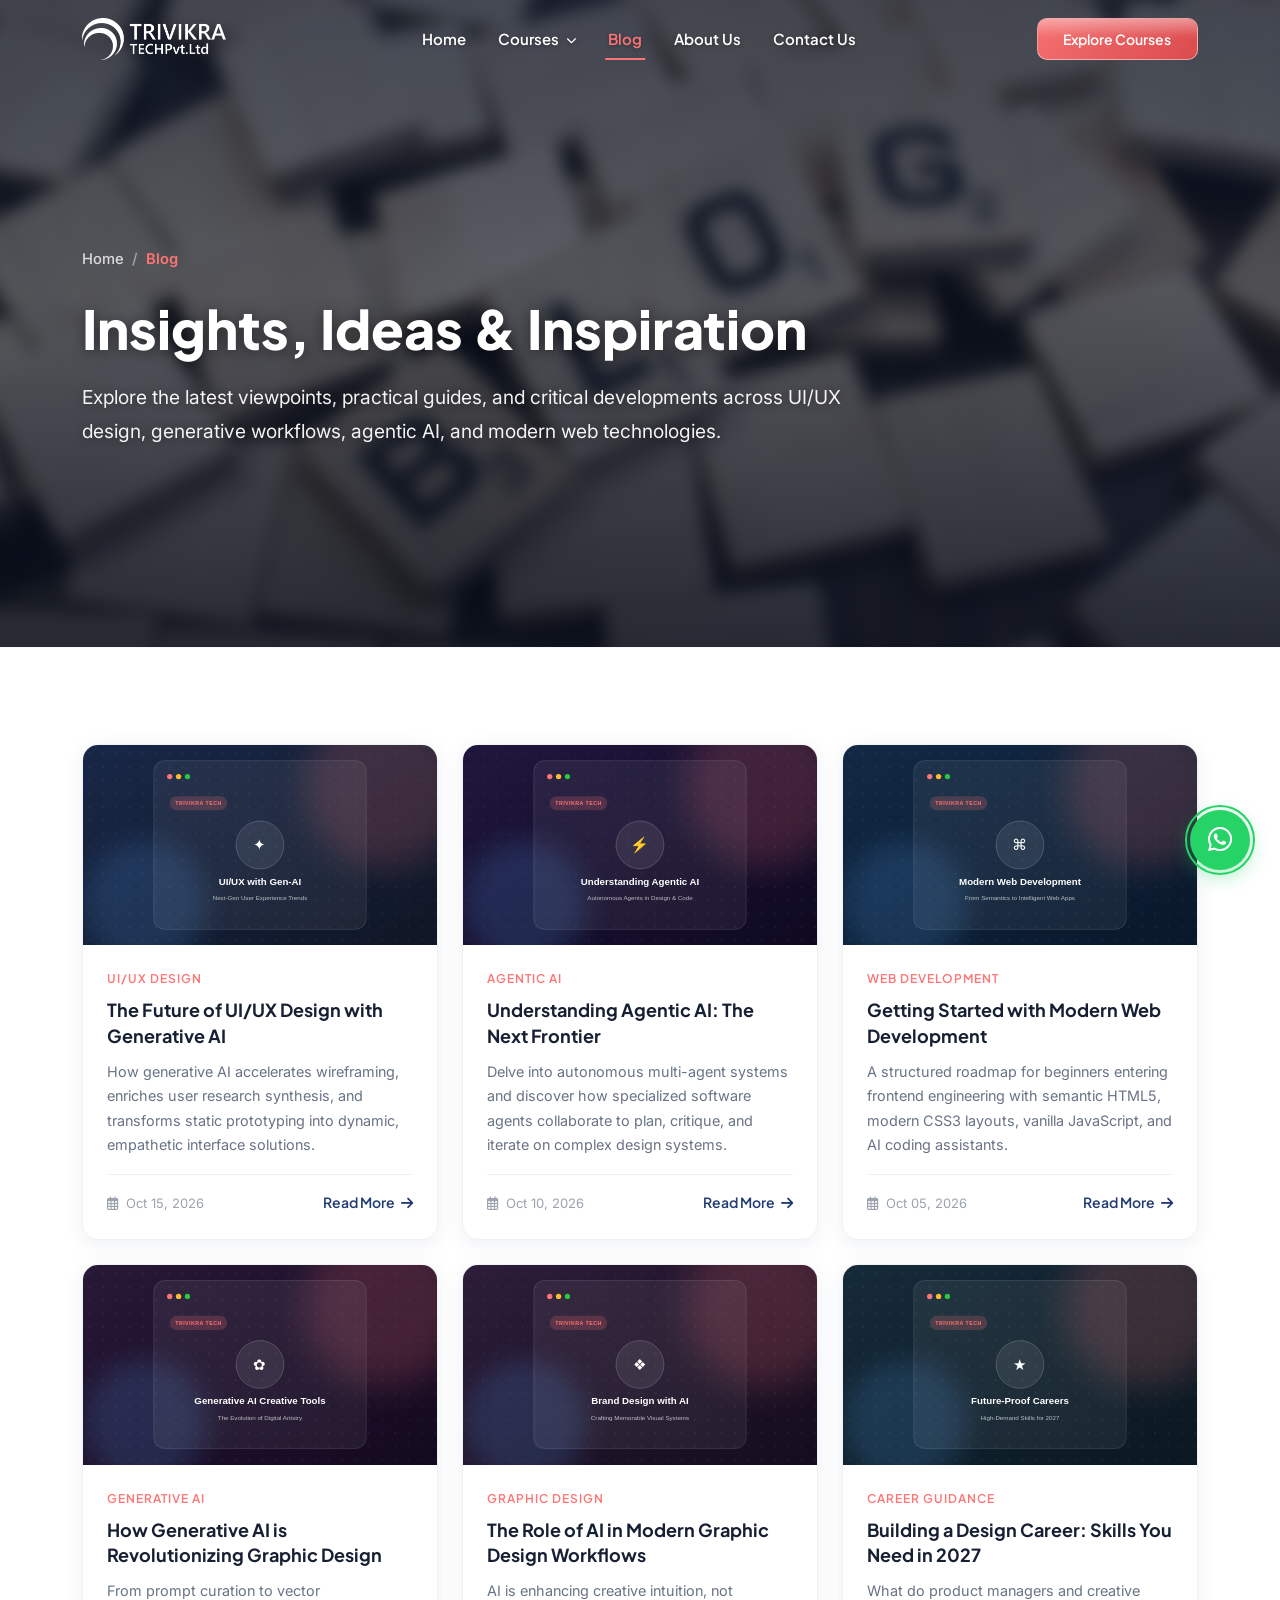
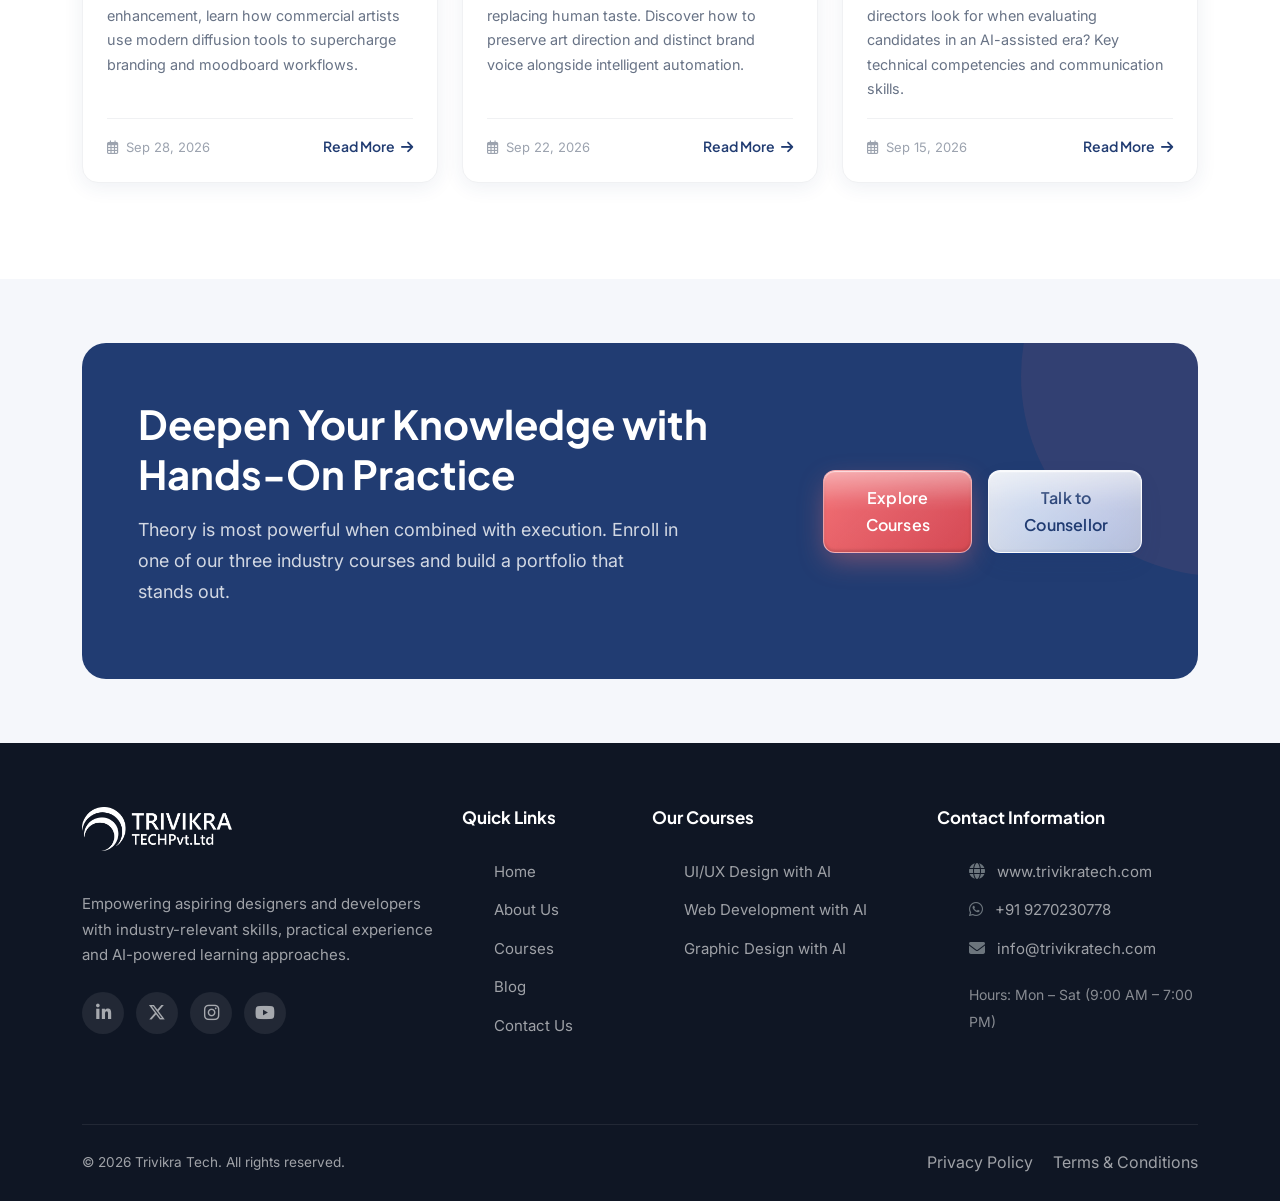
<file: blog.html>
<!DOCTYPE html>
<html lang="en">

<head>
  <meta charset="UTF-8">
  <meta name="viewport" content="width=device-width, initial-scale=1.0">
  <title>Blog &amp; Insights – Trivikra Tech | Design, Development &amp; AI</title>
  <meta name="description"
    content="Explore insightful articles, guides, and industry analyses on UI/UX Design, Generative AI, Agentic AI, Web Development, and Graphic Design.">
  <meta property="og:title" content="Blog &amp; Insights – Trivikra Tech">
  <meta property="og:description"
    content="Explore the frontier of design, code, and artificial intelligence with Trivikra Tech.">
  <meta property="og:type" content="website">

  <!-- Favicon -->
  <link rel="icon" type="image/png" href="assets/images/logo-lode.png">

  <!-- Stylesheets -->
  <link href="https://cdn.jsdelivr.net/npm/bootstrap@5.3.2/dist/css/bootstrap.min.css" rel="stylesheet">
  <link href="https://cdnjs.cloudflare.com/ajax/libs/font-awesome/6.5.1/css/all.min.css" rel="stylesheet">
  <link href="assets/css/style.css" rel="stylesheet">
  <link href="assets/css/responsive.css" rel="stylesheet">
</head>

<body class="has-dark-hero">

      <!-- ============================================================
       NAVBAR
       ============================================================ -->
  <nav id="mainNavbar" class="navbar navbar-expand-lg fixed-top navbar-transparent" data-transparent="true">
    <div class="container">
      <a class="navbar-brand" href="index.html"><img src="assets/images/logo.png" alt="Trivikra Tech" class="navbar-logo"></a>
      <button class="navbar-toggler" type="button" data-bs-toggle="collapse" data-bs-target="#navbarContent" aria-controls="navbarContent" aria-expanded="false" aria-label="Toggle navigation">
        <span class="navbar-toggler-icon">
          <span class="hamburger-line"></span>
          <span class="hamburger-line"></span>
          <span class="hamburger-line"></span>
        </span>
      </button>
      <div class="collapse navbar-collapse" id="navbarContent">
        <ul class="navbar-nav mx-auto">
          <li class="nav-item"><a class="nav-link" href="index.html">Home</a></li>
          
          <!-- Courses Full-Width Mega Dropdown -->
          <li class="nav-item dropdown dropdown-mega">
            <a class="nav-link dropdown-toggle" href="courses.html" id="coursesDropdown" role="button" aria-expanded="false">
              Courses <i class="fa-solid fa-chevron-down ms-1 nav-arrow"></i>
            </a>
            <div class="mega-menu" aria-labelledby="coursesDropdown">
              <div class="container py-4">
                <div class="mega-menu-header mb-3 pb-2 d-none d-lg-flex justify-content-between align-items-center border-bottom">
                  <span class="mega-menu-title"><i class="fa-solid fa-sparkles text-primary me-2"></i> Our AI-Powered Programs</span>
                  <a href="courses.html" class="mega-view-all">View All Programs <i class="fa-solid fa-arrow-right ms-1"></i></a>
                </div>
                <div class="row g-3">
                  <!-- Option 1: All Courses -->
                  <div class="col-lg-3 col-12">
                    <a href="courses.html" class="mega-menu-card">
                      <div class="mega-card-icon icon-all">
                        <i class="fa-solid fa-layer-group"></i>
                      </div>
                      <div class="mega-card-content">
                        <div class="mega-card-badge">Complete Catalog</div>
                        <h6 class="mega-card-title">All Courses</h6>
                        <p class="mega-card-desc">Browse our complete spectrum of industry-leading design &amp; tech courses.</p>
                      </div>
                    </a>
                  </div>

                  <!-- Option 2: UI/UX Design with AI -->
                  <div class="col-lg-3 col-12">
                    <a href="ui-ux-design.html" class="mega-menu-card">
                      <div class="mega-card-icon icon-uiux">
                        <i class="fa-solid fa-wand-magic-sparkles"></i>
                      </div>
                      <div class="mega-card-content">
                        <div class="mega-card-badge badge-popular">Popular</div>
                        <h6 class="mega-card-title">UI/UX Design with AI</h6>
                        <p class="mega-card-desc">Master Figma design systems, UX research, and agentic AI workflows.</p>
                      </div>
                    </a>
                  </div>

                  <!-- Option 3: Graphic Design with AI -->
                  <div class="col-lg-3 col-12">
                    <a href="graphic-design.html" class="mega-menu-card">
                      <div class="mega-card-icon icon-graphic">
                        <i class="fa-solid fa-palette"></i>
                      </div>
                      <div class="mega-card-content">
                        <div class="mega-card-badge badge-creative">Creative</div>
                        <h6 class="mega-card-title">Graphic Design with AI</h6>
                        <p class="mega-card-desc">Brand systems, visual storytelling, commercial advertising &amp; Gen-AI.</p>
                      </div>
                    </a>
                  </div>

                  <!-- Option 4: Web Development with AI -->
                  <div class="col-lg-3 col-12">
                    <a href="web-development.html" class="mega-menu-card">
                      <div class="mega-card-icon icon-webdev">
                        <i class="fa-solid fa-code"></i>
                      </div>
                      <div class="mega-card-content">
                        <div class="mega-card-badge badge-demand">High Demand</div>
                        <h6 class="mega-card-title">Web Development with AI</h6>
                        <p class="mega-card-desc">Responsive websites, modern frontend/fullstack, and AI coding assistants.</p>
                      </div>
                    </a>
                  </div>
                </div>
              </div>
            </div>
          </li>

          <li class="nav-item"><a class="nav-link active" href="blog.html">Blog</a></li>
          <li class="nav-item"><a class="nav-link" href="about.html">About Us</a></li>
          <li class="nav-item"><a class="nav-link" href="contact.html">Contact Us</a></li>
        </ul>
        <a href="courses.html" class="btn btn-cta">Explore Courses</a>
      </div>
    </div>
  </nav>

  <!-- ==================== PAGE HERO ==================== -->
  <header class="page-hero page-hero-bg page-hero-blog">
    <div class="container">
      <nav aria-label="breadcrumb">
        <ol class="breadcrumb">
          <li class="breadcrumb-item"><a href="index.html">Home</a></li>
          <li class="breadcrumb-item active" aria-current="page">Blog</li>
        </ol>
      </nav>
      <h1>Insights, Ideas &amp; Inspiration</h1>
      <p>
        Explore the latest viewpoints, practical guides, and critical developments across UI/UX design, generative
        workflows, agentic AI, and modern web technologies.
      </p>
    </div>
  </header>

  <!-- ==================== BLOG GRID ==================== -->
  <section class="section-padding">
    <div class="container">
      <div class="row g-4">
        <!-- 1. UI/UX Design -->
        <div class="col-lg-4 col-md-6 reveal">
          <div class="blog-card">
            <div class="blog-card-img-wrapper">
              <img src="assets/images/blog-uiux.svg" alt="The Future of UI/UX Design with Generative AI"
                class="blog-card-img" loading="lazy">
            </div>
            <div class="blog-card-body">
              <span class="blog-card-category">UI/UX Design</span>
              <h4 class="blog-card-title">
                <a href="blog-detail.html">The Future of UI/UX Design with Generative AI</a>
              </h4>
              <p class="blog-card-text">
                How generative AI accelerates wireframing, enriches user research synthesis, and transforms static
                prototyping into dynamic, empathetic interface solutions.
              </p>
              <div class="blog-card-footer">
                <span class="blog-card-date"><i class="far fa-calendar-alt me-1"></i> Oct 15, 2026</span>
                <a href="blog-detail.html" class="blog-read-more">Read More <i class="fas fa-arrow-right"></i></a>
              </div>
            </div>
          </div>
        </div>

        <!-- 2. Agentic AI -->
        <div class="col-lg-4 col-md-6 reveal reveal-delay-1">
          <div class="blog-card">
            <div class="blog-card-img-wrapper">
              <img src="assets/images/blog-agenticai.svg" alt="Understanding Agentic AI" class="blog-card-img"
                loading="lazy">
            </div>
            <div class="blog-card-body">
              <span class="blog-card-category">Agentic AI</span>
              <h4 class="blog-card-title">
                <a href="blog-detail.html">Understanding Agentic AI: The Next Frontier</a>
              </h4>
              <p class="blog-card-text">
                Delve into autonomous multi-agent systems and discover how specialized software agents collaborate to
                plan, critique, and iterate on complex design systems.
              </p>
              <div class="blog-card-footer">
                <span class="blog-card-date"><i class="far fa-calendar-alt me-1"></i> Oct 10, 2026</span>
                <a href="blog-detail.html" class="blog-read-more">Read More <i class="fas fa-arrow-right"></i></a>
              </div>
            </div>
          </div>
        </div>

        <!-- 3. Web Development -->
        <div class="col-lg-4 col-md-6 reveal reveal-delay-2">
          <div class="blog-card">
            <div class="blog-card-img-wrapper">
              <img src="assets/images/blog-webdev.svg" alt="Getting Started with Modern Web Development"
                class="blog-card-img" loading="lazy">
            </div>
            <div class="blog-card-body">
              <span class="blog-card-category">Web Development</span>
              <h4 class="blog-card-title">
                <a href="blog-detail.html">Getting Started with Modern Web Development</a>
              </h4>
              <p class="blog-card-text">
                A structured roadmap for beginners entering frontend engineering with semantic HTML5, modern CSS3
                layouts, vanilla JavaScript, and AI coding assistants.
              </p>
              <div class="blog-card-footer">
                <span class="blog-card-date"><i class="far fa-calendar-alt me-1"></i> Oct 05, 2026</span>
                <a href="blog-detail.html" class="blog-read-more">Read More <i class="fas fa-arrow-right"></i></a>
              </div>
            </div>
          </div>
        </div>

        <!-- 4. Generative AI -->
        <div class="col-lg-4 col-md-6 reveal">
          <div class="blog-card">
            <div class="blog-card-img-wrapper">
              <img src="assets/images/blog-genai.svg" alt="How Generative AI is Revolutionizing Graphic Design"
                class="blog-card-img" loading="lazy">
            </div>
            <div class="blog-card-body">
              <span class="blog-card-category">Generative AI</span>
              <h4 class="blog-card-title">
                <a href="blog-detail.html">How Generative AI is Revolutionizing Graphic Design</a>
              </h4>
              <p class="blog-card-text">
                From prompt curation to vector enhancement, learn how commercial artists use modern diffusion tools to
                supercharge branding and moodboard workflows.
              </p>
              <div class="blog-card-footer">
                <span class="blog-card-date"><i class="far fa-calendar-alt me-1"></i> Sep 28, 2026</span>
                <a href="blog-detail.html" class="blog-read-more">Read More <i class="fas fa-arrow-right"></i></a>
              </div>
            </div>
          </div>
        </div>

        <!-- 5. Graphic Design -->
        <div class="col-lg-4 col-md-6 reveal reveal-delay-1">
          <div class="blog-card">
            <div class="blog-card-img-wrapper">
              <img src="assets/images/blog-graphic.svg" alt="The Role of AI in Modern Graphic Design Workflows"
                class="blog-card-img" loading="lazy">
            </div>
            <div class="blog-card-body">
              <span class="blog-card-category">Graphic Design</span>
              <h4 class="blog-card-title">
                <a href="blog-detail.html">The Role of AI in Modern Graphic Design Workflows</a>
              </h4>
              <p class="blog-card-text">
                AI is enhancing creative intuition, not replacing human taste. Discover how to preserve art direction
                and distinct brand voice alongside intelligent automation.
              </p>
              <div class="blog-card-footer">
                <span class="blog-card-date"><i class="far fa-calendar-alt me-1"></i> Sep 22, 2026</span>
                <a href="blog-detail.html" class="blog-read-more">Read More <i class="fas fa-arrow-right"></i></a>
              </div>
            </div>
          </div>
        </div>

        <!-- 6. Career Guidance -->
        <div class="col-lg-4 col-md-6 reveal reveal-delay-2">
          <div class="blog-card">
            <div class="blog-card-img-wrapper">
              <img src="assets/images/blog-career.svg" alt="Building a Design Career: Skills You Need in 2027"
                class="blog-card-img" loading="lazy">
            </div>
            <div class="blog-card-body">
              <span class="blog-card-category">Career Guidance</span>
              <h4 class="blog-card-title">
                <a href="blog-detail.html">Building a Design Career: Skills You Need in 2027</a>
              </h4>
              <p class="blog-card-text">
                What do product managers and creative directors look for when evaluating candidates in an AI-assisted
                era? Key technical competencies and communication skills.
              </p>
              <div class="blog-card-footer">
                <span class="blog-card-date"><i class="far fa-calendar-alt me-1"></i> Sep 15, 2026</span>
                <a href="blog-detail.html" class="blog-read-more">Read More <i class="fas fa-arrow-right"></i></a>
              </div>
            </div>
          </div>
        </div>
      </div>
    </div>
  </section>

  <!-- ==================== CTA BANNER ==================== -->
  <section class="section-padding-sm bg-light-custom">
    <div class="container">
      <div class="cta-banner reveal">
        <div class="row align-items-center">
          <div class="col-lg-8 mb-4 mb-lg-0">
            <h2>Deepen Your Knowledge with Hands-On Practice</h2>
            <p>
              Theory is most powerful when combined with execution. Enroll in one of our three industry courses and
              build a portfolio that stands out.
            </p>
          </div>
          <div class="col-lg-4 text-lg-end">
            <div class="d-flex flex-column flex-sm-row justify-content-lg-end gap-3">
              <a href="courses.html" class="btn-primary-custom text-center">Explore Courses</a>
              <a href="contact.html" class="btn-secondary-custom text-center">Talk to Counsellor</a>
            </div>
          </div>
        </div>
      </div>
    </div>
  </section>

  <!-- ==================== FOOTER ==================== -->
  <footer class="site-footer">
    <div class="container">
      <div class="row g-4">
        <!-- Col 1: Brand -->
        <div class="col-lg-4 col-md-6">
          <a class="footer-brand d-inline-block" href="index.html"><img src="assets/images/logo-white.png"
              alt="Trivikra Tech" class="footer-logo"></a>
          <p>
            Empowering aspiring designers and developers with industry-relevant skills, practical experience and
            AI-powered learning approaches.
          </p>
          <div class="footer-social">
            <a href="https://linkedin.com" target="_blank" rel="noopener" aria-label="LinkedIn"><i
                class="fab fa-linkedin-in"></i></a>
            <a href="https://twitter.com" target="_blank" rel="noopener" aria-label="Twitter"><i
                class="fab fa-x-twitter"></i></a>
            <a href="https://instagram.com" target="_blank" rel="noopener" aria-label="Instagram"><i
                class="fab fa-instagram"></i></a>
            <a href="https://youtube.com" target="_blank" rel="noopener" aria-label="YouTube"><i
                class="fab fa-youtube"></i></a>
          </div>
        </div>

        <!-- Col 2: Quick Links -->
        <div class="col-lg-2 col-md-6 col-6">
          <h5 class="footer-title">Quick Links</h5>
          <ul class="footer-links">
            <li><a href="index.html">Home</a></li>
            <li><a href="about.html">About Us</a></li>
            <li><a href="courses.html">Courses</a></li>
            <li><a href="blog.html">Blog</a></li>
            <li><a href="contact.html">Contact Us</a></li>
          </ul>
        </div>

        <!-- Col 3: Our Courses -->
        <div class="col-lg-3 col-md-6 col-6">
          <h5 class="footer-title">Our Courses</h5>
          <ul class="footer-links">
            <li><a href="ui-ux-design.html">UI/UX Design with AI</a></li>
            <li><a href="web-development.html">Web Development with AI</a></li>
            <li><a href="graphic-design.html">Graphic Design with AI</a></li>
          </ul>
        </div>

        <!-- Col 4: Contact Info -->
        <div class="col-lg-3 col-md-6">
          <h5 class="footer-title">Contact Information</h5>
          <ul class="footer-links">
            <li><i class="fas fa-globe text-secondary me-2"></i> <a href="http://www.trivikratech.com" target="_blank"
                rel="noopener">www.trivikratech.com</a></li>
            <li><i class="fab fa-whatsapp text-secondary me-2"></i> <a href="https://wa.me/919270230778">+91
                9270230778</a></li>
            <li><i class="fas fa-envelope text-secondary me-2"></i> <a
                href="mailto:info@trivikratech.com">info@trivikratech.com</a></li>
            <li class="mt-2"><span class="small text-white-50">Hours: Mon – Sat (9:00 AM – 7:00 PM)</span></li>
          </ul>
        </div>
      </div>

      <!-- Footer Bottom -->
      <div class="footer-bottom">
        <div class="row align-items-center">
          <div class="col-md-6 text-center text-md-start mb-2 mb-md-0">
            <p>&copy; <span id="currentYear">2026</span> Trivikra Tech. All rights reserved.</p>
          </div>
          <div class="col-md-6 text-center text-md-end">
            <a href="contact.html" class="me-3">Privacy Policy</a>
            <a href="contact.html">Terms &amp; Conditions</a>
          </div>
        </div>
      </div>
    </div>
  </footer>

  <!-- ==================== FLOATING ELEMENTS ==================== -->
  <a href="https://wa.me/919270230778" class="whatsapp-float" target="_blank" rel="noopener"
    aria-label="Chat on WhatsApp">
    <i class="fab fa-whatsapp"></i>
  </a>
  <button id="backToTop" class="back-to-top" aria-label="Back to top">
    <i class="fas fa-arrow-up"></i>
  </button>

  <script src="https://cdn.jsdelivr.net/npm/bootstrap@5.3.2/dist/js/bootstrap.bundle.min.js"></script>
  <script src="assets/js/main.js"></script>
</body>

</html>
</file>
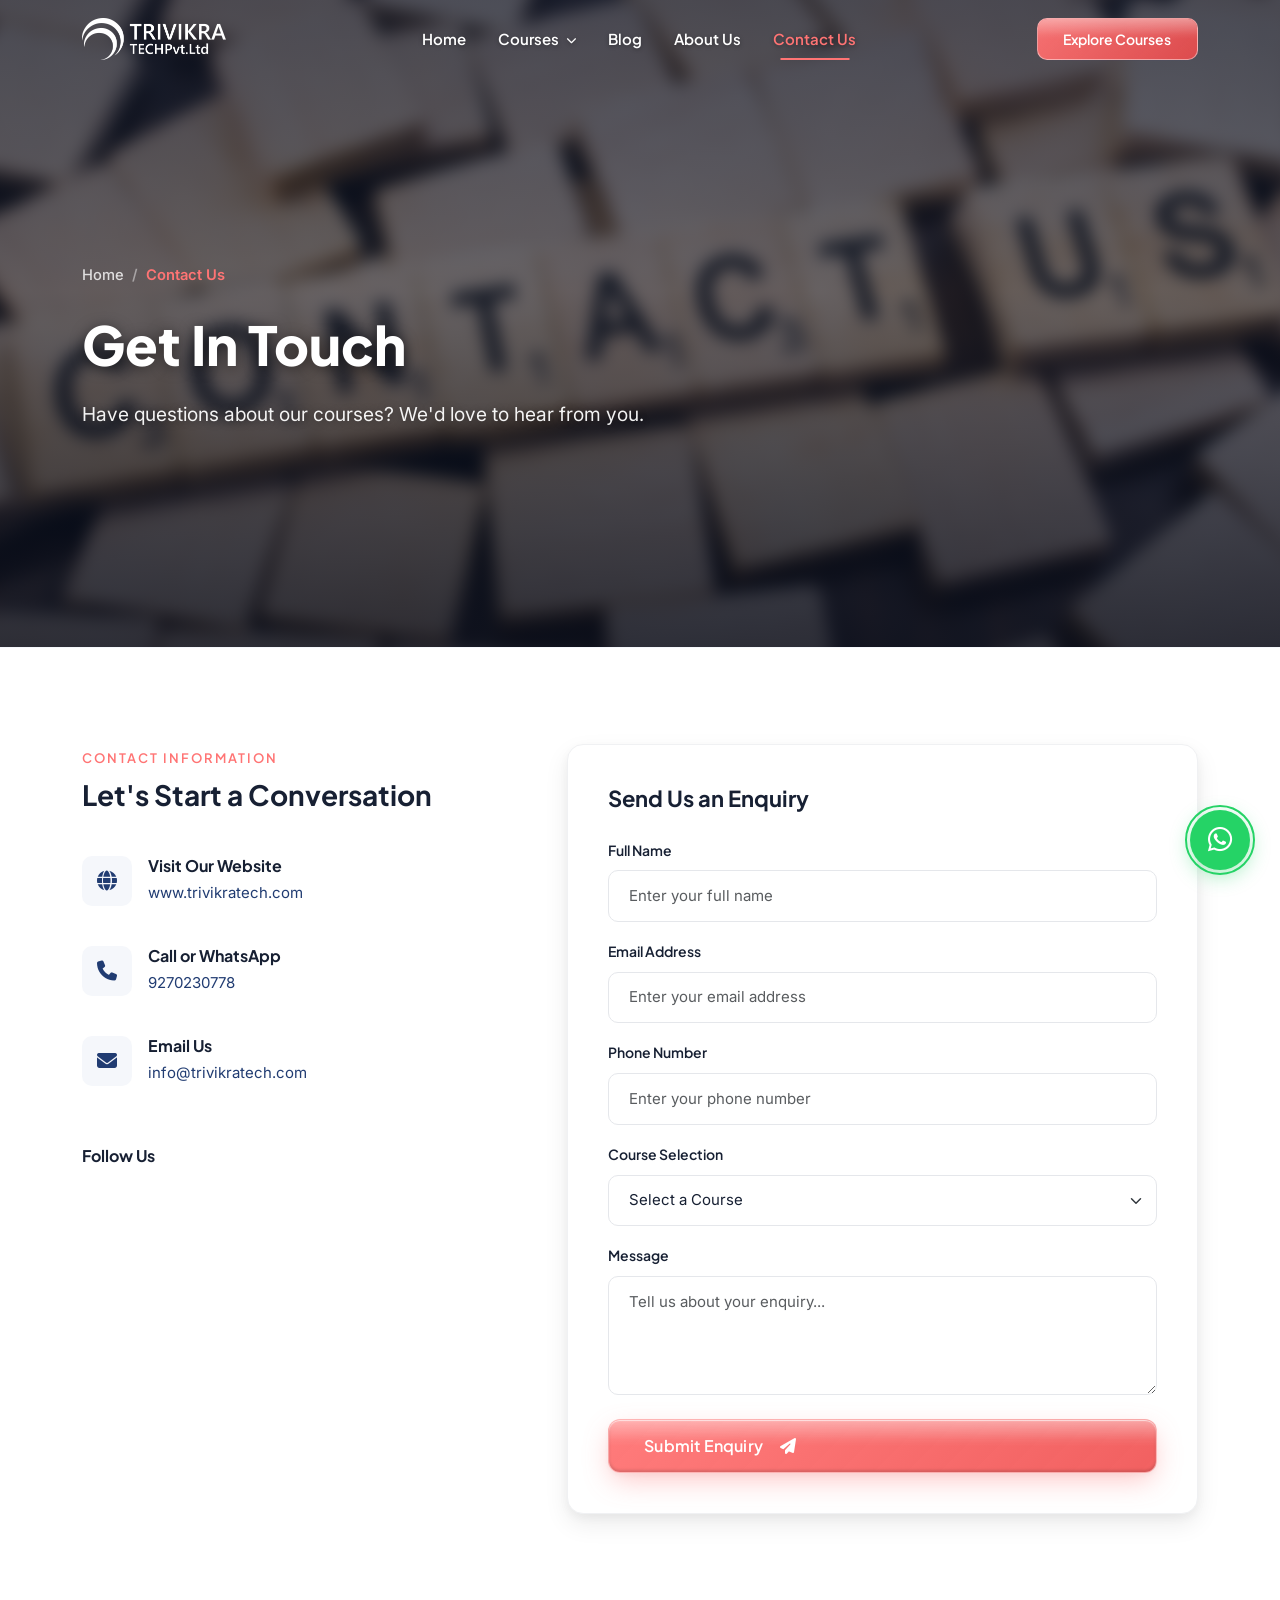
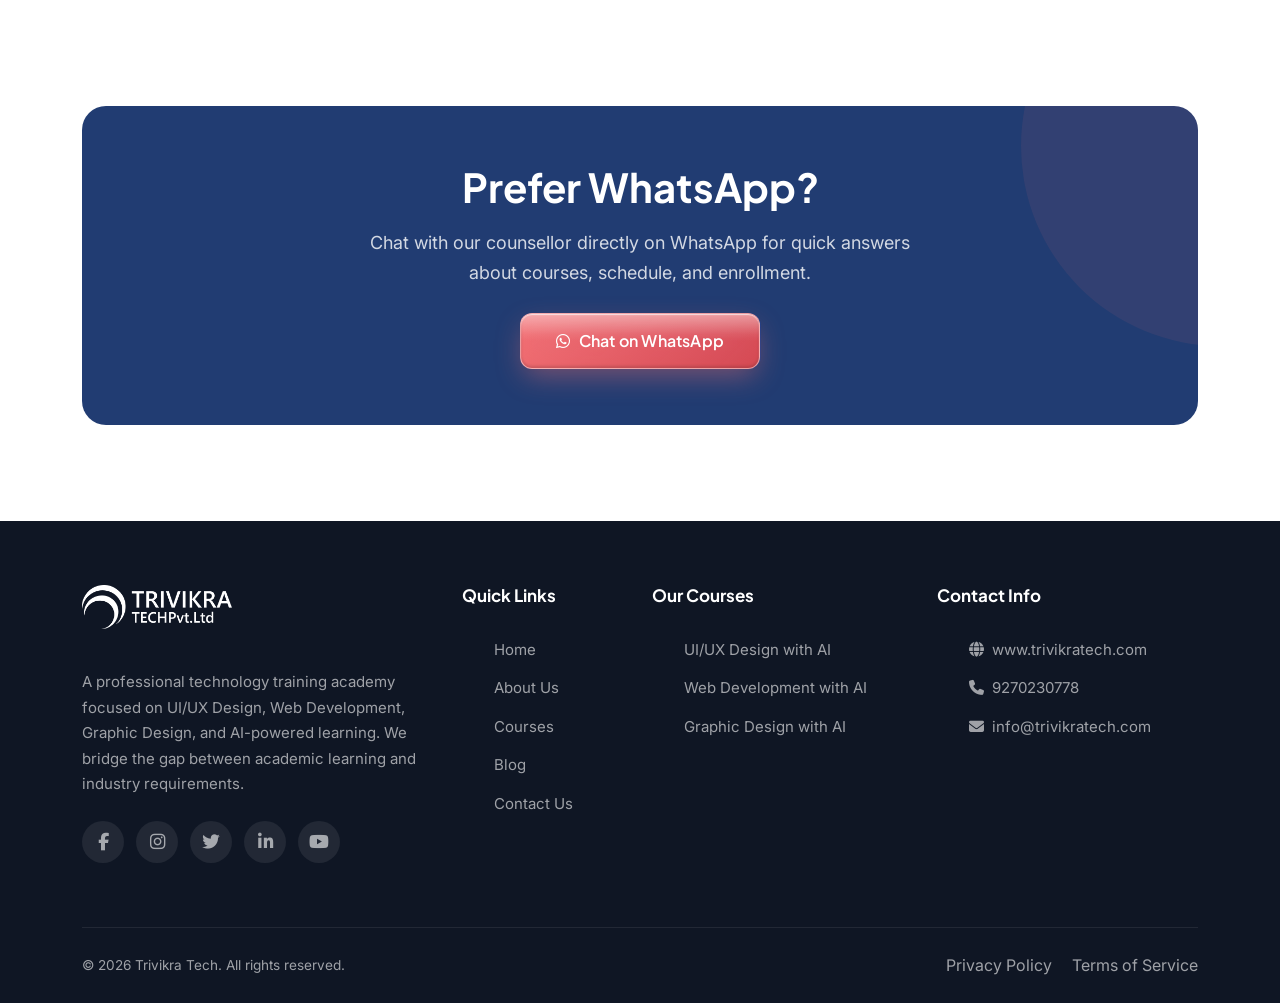
<file: contact.html>
<!DOCTYPE html>
<html lang="en">
<head>
    <meta charset="UTF-8">
    <meta name="viewport" content="width=device-width, initial-scale=1.0">
    <title>Contact Us – Trivikra Tech | Course Enquiries & Information</title>
    <meta name="description" content="Get in touch with Trivikra Tech for course enquiries about UI/UX Design, Web Development, and Graphic Design. Call, WhatsApp, or send us an enquiry.">
    <meta name="keywords" content="Trivikra Tech contact, course enquiry, design course, web development course, graphic design course, AI training">
    <link rel="canonical" href="https://www.trivikratech.com/contact.html">

    <!-- Open Graph -->
    <meta property="og:title" content="Contact Us – Trivikra Tech | Course Enquiries & Information">
    <meta property="og:description" content="Have questions about our courses? Get in touch with Trivikra Tech — call, WhatsApp, or send us an enquiry.">
    <meta property="og:type" content="website">
    <meta property="og:url" content="https://www.trivikratech.com/contact.html">

    <!-- Stylesheets -->
    <link href="https://cdn.jsdelivr.net/npm/bootstrap@5.3.2/dist/css/bootstrap.min.css" rel="stylesheet">
    <link href="https://cdnjs.cloudflare.com/ajax/libs/font-awesome/6.5.1/css/all.min.css" rel="stylesheet">
    <link href="assets/css/style.css" rel="stylesheet">
    <link href="assets/css/responsive.css" rel="stylesheet">
  <link rel="icon" type="image/png" href="assets/images/logo-lode.png">
</head>
<body class="has-dark-hero">

        <!-- ============================================================
       NAVBAR
       ============================================================ -->
  <nav id="mainNavbar" class="navbar navbar-expand-lg fixed-top navbar-transparent" data-transparent="true">
    <div class="container">
      <a class="navbar-brand" href="index.html"><img src="assets/images/logo.png" alt="Trivikra Tech" class="navbar-logo"></a>
      <button class="navbar-toggler" type="button" data-bs-toggle="collapse" data-bs-target="#navbarContent" aria-controls="navbarContent" aria-expanded="false" aria-label="Toggle navigation">
        <span class="navbar-toggler-icon">
          <span class="hamburger-line"></span>
          <span class="hamburger-line"></span>
          <span class="hamburger-line"></span>
        </span>
      </button>
      <div class="collapse navbar-collapse" id="navbarContent">
        <ul class="navbar-nav mx-auto">
          <li class="nav-item"><a class="nav-link" href="index.html">Home</a></li>
          
          <!-- Courses Full-Width Mega Dropdown -->
          <li class="nav-item dropdown dropdown-mega">
            <a class="nav-link dropdown-toggle" href="courses.html" id="coursesDropdown" role="button" aria-expanded="false">
              Courses <i class="fa-solid fa-chevron-down ms-1 nav-arrow"></i>
            </a>
            <div class="mega-menu" aria-labelledby="coursesDropdown">
              <div class="container py-4">
                <div class="mega-menu-header mb-3 pb-2 d-none d-lg-flex justify-content-between align-items-center border-bottom">
                  <span class="mega-menu-title"><i class="fa-solid fa-sparkles text-primary me-2"></i> Our AI-Powered Programs</span>
                  <a href="courses.html" class="mega-view-all">View All Programs <i class="fa-solid fa-arrow-right ms-1"></i></a>
                </div>
                <div class="row g-3">
                  <!-- Option 1: All Courses -->
                  <div class="col-lg-3 col-12">
                    <a href="courses.html" class="mega-menu-card">
                      <div class="mega-card-icon icon-all">
                        <i class="fa-solid fa-layer-group"></i>
                      </div>
                      <div class="mega-card-content">
                        <div class="mega-card-badge">Complete Catalog</div>
                        <h6 class="mega-card-title">All Courses</h6>
                        <p class="mega-card-desc">Browse our complete spectrum of industry-leading design &amp; tech courses.</p>
                      </div>
                    </a>
                  </div>

                  <!-- Option 2: UI/UX Design with AI -->
                  <div class="col-lg-3 col-12">
                    <a href="ui-ux-design.html" class="mega-menu-card">
                      <div class="mega-card-icon icon-uiux">
                        <i class="fa-solid fa-wand-magic-sparkles"></i>
                      </div>
                      <div class="mega-card-content">
                        <div class="mega-card-badge badge-popular">Popular</div>
                        <h6 class="mega-card-title">UI/UX Design with AI</h6>
                        <p class="mega-card-desc">Master Figma design systems, UX research, and agentic AI workflows.</p>
                      </div>
                    </a>
                  </div>

                  <!-- Option 3: Graphic Design with AI -->
                  <div class="col-lg-3 col-12">
                    <a href="graphic-design.html" class="mega-menu-card">
                      <div class="mega-card-icon icon-graphic">
                        <i class="fa-solid fa-palette"></i>
                      </div>
                      <div class="mega-card-content">
                        <div class="mega-card-badge badge-creative">Creative</div>
                        <h6 class="mega-card-title">Graphic Design with AI</h6>
                        <p class="mega-card-desc">Brand systems, visual storytelling, commercial advertising &amp; Gen-AI.</p>
                      </div>
                    </a>
                  </div>

                  <!-- Option 4: Web Development with AI -->
                  <div class="col-lg-3 col-12">
                    <a href="web-development.html" class="mega-menu-card">
                      <div class="mega-card-icon icon-webdev">
                        <i class="fa-solid fa-code"></i>
                      </div>
                      <div class="mega-card-content">
                        <div class="mega-card-badge badge-demand">High Demand</div>
                        <h6 class="mega-card-title">Web Development with AI</h6>
                        <p class="mega-card-desc">Responsive websites, modern frontend/fullstack, and AI coding assistants.</p>
                      </div>
                    </a>
                  </div>
                </div>
              </div>
            </div>
          </li>

          <li class="nav-item"><a class="nav-link" href="blog.html">Blog</a></li>
          <li class="nav-item"><a class="nav-link" href="about.html">About Us</a></li>
          <li class="nav-item"><a class="nav-link active" href="contact.html">Contact Us</a></li>
        </ul>
        <a href="courses.html" class="btn btn-cta">Explore Courses</a>
      </div>
    </div>
  </nav>

    <!-- ============================================================
         PAGE HERO
         ============================================================ -->
    <section class="page-hero page-hero-bg page-hero-contact">
        <div class="container">
            <nav aria-label="breadcrumb">
                <ol class="breadcrumb">
                    <li class="breadcrumb-item"><a href="index.html">Home</a></li>
                    <li class="breadcrumb-item active" aria-current="page">Contact Us</li>
                </ol>
            </nav>
            <h1>Get In Touch</h1>
            <p>Have questions about our courses? We'd love to hear from you.</p>
        </div>
    </section>

    <!-- ============================================================
         CONTACT SECTION
         ============================================================ -->
    <section class="section-padding">
        <div class="container">
            <div class="row g-5">
                <!-- Left: Contact Info -->
                <div class="col-lg-5 reveal">
                    <span class="section-label">CONTACT INFORMATION</span>
                    <h3 class="mb-4">Let's Start a Conversation</h3>

                    <!-- Website -->
                    <div class="contact-info-card">
                        <div class="contact-info-icon">
                            <i class="fas fa-globe"></i>
                        </div>
                        <div class="contact-info-content">
                            <h6>Visit Our Website</h6>
                            <p><a href="https://www.trivikratech.com" target="_blank">www.trivikratech.com</a></p>
                        </div>
                    </div>

                    <!-- Phone -->
                    <div class="contact-info-card">
                        <div class="contact-info-icon">
                            <i class="fas fa-phone"></i>
                        </div>
                        <div class="contact-info-content">
                            <h6>Call or WhatsApp</h6>
                            <p><a href="tel:9270230778">9270230778</a></p>
                        </div>
                    </div>

                    <!-- Email -->
                    <div class="contact-info-card">
                        <div class="contact-info-icon">
                            <i class="fas fa-envelope"></i>
                        </div>
                        <div class="contact-info-content">
                            <h6>Email Us</h6>
                            <p><a href="mailto:info@trivikratech.com">info@trivikratech.com</a></p>
                        </div>
                    </div>

                    <!-- Follow Us -->
                    <div class="mt-4 pt-3">
                        <h6 class="mb-3">Follow Us</h6>
                        <div class="footer-social">
                            <a href="#" aria-label="Facebook"><i class="fab fa-facebook-f"></i></a>
                            <a href="#" aria-label="Instagram"><i class="fab fa-instagram"></i></a>
                            <a href="#" aria-label="Twitter"><i class="fab fa-twitter"></i></a>
                            <a href="#" aria-label="LinkedIn"><i class="fab fa-linkedin-in"></i></a>
                            <a href="#" aria-label="YouTube"><i class="fab fa-youtube"></i></a>
                        </div>
                    </div>
                </div>

                <!-- Right: Contact Form -->
                <div class="col-lg-7 reveal reveal-delay-2">
                    <div class="contact-form-wrapper">
                        <h4 class="mb-4">Send Us an Enquiry</h4>
                        <form id="contactForm" novalidate>
                            <!-- Name -->
                            <div class="mb-3">
                                <label for="contactName" class="form-label">Full Name</label>
                                <input type="text" class="form-control" id="contactName" name="name" placeholder="Enter your full name" required>
                                <div class="invalid-feedback">Please enter your full name.</div>
                            </div>

                            <!-- Email -->
                            <div class="mb-3">
                                <label for="contactEmail" class="form-label">Email Address</label>
                                <input type="email" class="form-control" id="contactEmail" name="email" placeholder="Enter your email address" required>
                                <div class="invalid-feedback">Please enter a valid email address.</div>
                            </div>

                            <!-- Phone -->
                            <div class="mb-3">
                                <label for="contactPhone" class="form-label">Phone Number</label>
                                <input type="tel" class="form-control" id="contactPhone" name="phone" placeholder="Enter your phone number" required>
                                <div class="invalid-feedback">Please enter your phone number.</div>
                            </div>

                            <!-- Course Selection -->
                            <div class="mb-3">
                                <label for="contactCourse" class="form-label">Course Selection</label>
                                <select class="form-select" id="contactCourse" name="course" required>
                                    <option value="" disabled selected>Select a Course</option>
                                    <option value="UI/UX Design">UI/UX Design</option>
                                    <option value="Web Development">Web Development</option>
                                    <option value="Graphic Design">Graphic Design</option>
                                </select>
                                <div class="invalid-feedback">Please select a course.</div>
                            </div>

                            <!-- Message -->
                            <div class="mb-4">
                                <label for="contactMessage" class="form-label">Message</label>
                                <textarea class="form-control" id="contactMessage" name="message" rows="4" placeholder="Tell us about your enquiry..." required></textarea>
                                <div class="invalid-feedback">Please enter your message.</div>
                            </div>

                            <!-- Submit Button -->
                            <button type="submit" class="btn btn-primary-custom w-100">
                                Submit Enquiry <i class="fas fa-paper-plane ms-2"></i>
                            </button>
                        </form>

                        <!-- Success Message -->
                        <div class="form-success">
                            <i class="fas fa-check-circle"></i>
                            <h4>Thank You!</h4>
                            <p>Your enquiry has been submitted successfully. Our team will get back to you shortly.</p>
                        </div>
                    </div>
                </div>
            </div>
        </div>
    </section>

    <!-- ============================================================
         CTA BANNER
         ============================================================ -->
    <section class="section-padding">
        <div class="container">
            <div class="cta-banner text-center reveal">
                <h2>Prefer WhatsApp?</h2>
                <p class="mx-auto">Chat with our counsellor directly on WhatsApp for quick answers about courses, schedule, and enrollment.</p>
                <div class="mt-4">
                    <a href="https://wa.me/919270230778" target="_blank" class="btn-primary-custom">
                        <i class="fab fa-whatsapp"></i> Chat on WhatsApp
                    </a>
                </div>
            </div>
        </div>
    </section>

    <!-- ============================================================
         FOOTER
         ============================================================ -->
    <footer class="site-footer">
        <div class="container">
            <div class="row g-4">
                <!-- Brand Column -->
                <div class="col-lg-4 col-md-6">
                    <a class="footer-brand d-inline-block" href="index.html"><img src="assets/images/logo-white.png" alt="Trivikra Tech" class="footer-logo"></a>
                    <p>A professional technology training academy focused on UI/UX Design, Web Development, Graphic Design, and AI-powered learning. We bridge the gap between academic learning and industry requirements.</p>
                    <div class="footer-social">
                        <a href="#" aria-label="Facebook"><i class="fab fa-facebook-f"></i></a>
                        <a href="#" aria-label="Instagram"><i class="fab fa-instagram"></i></a>
                        <a href="#" aria-label="Twitter"><i class="fab fa-twitter"></i></a>
                        <a href="#" aria-label="LinkedIn"><i class="fab fa-linkedin-in"></i></a>
                        <a href="#" aria-label="YouTube"><i class="fab fa-youtube"></i></a>
                    </div>
                </div>
                <!-- Quick Links -->
                <div class="col-lg-2 col-md-6">
                    <h5 class="footer-title">Quick Links</h5>
                    <ul class="footer-links">
                        <li><a href="index.html">Home</a></li>
                        <li><a href="about.html">About Us</a></li>
                        <li><a href="courses.html">Courses</a></li>
                        <li><a href="blog.html">Blog</a></li>
                        <li><a href="contact.html">Contact Us</a></li>
                    </ul>
                </div>
                <!-- Our Courses -->
                <div class="col-lg-3 col-md-6">
                    <h5 class="footer-title">Our Courses</h5>
                    <ul class="footer-links">
                        <li><a href="ui-ux-design.html">UI/UX Design with AI</a></li>
                        <li><a href="web-development.html">Web Development with AI</a></li>
                        <li><a href="graphic-design.html">Graphic Design with AI</a></li>
                    </ul>
                </div>
                <!-- Contact Info -->
                <div class="col-lg-3 col-md-6">
                    <h5 class="footer-title">Contact Info</h5>
                    <ul class="footer-links">
                        <li><a href="https://www.trivikratech.com" target="_blank"><i class="fas fa-globe me-2"></i>www.trivikratech.com</a></li>
                        <li><a href="tel:9270230778"><i class="fas fa-phone me-2"></i>9270230778</a></li>
                        <li><a href="mailto:info@trivikratech.com"><i class="fas fa-envelope me-2"></i>info@trivikratech.com</a></li>
                    </ul>
                </div>
            </div>
            <!-- Footer Bottom -->
            <div class="footer-bottom">
                <div class="row align-items-center">
                    <div class="col-md-6">
                        <p>&copy; <span id="currentYear"></span> Trivikra Tech. All rights reserved.</p>
                    </div>
                    <div class="col-md-6 text-md-end">
                        <a href="#" class="me-3">Privacy Policy</a>
                        <a href="#">Terms of Service</a>
                    </div>
                </div>
            </div>
        </div>
    </footer>

    <!-- ============================================================
         FLOATING ELEMENTS
         ============================================================ -->
    <a href="https://wa.me/919270230778" class="whatsapp-float" target="_blank" aria-label="Chat on WhatsApp">
        <i class="fab fa-whatsapp"></i>
    </a>
    <button id="backToTop" class="back-to-top" aria-label="Back to top">
        <i class="fas fa-arrow-up"></i>
    </button>

    <!-- Scripts -->
    <script src="https://cdn.jsdelivr.net/npm/bootstrap@5.3.2/dist/js/bootstrap.bundle.min.js"></script>
    <script src="assets/js/main.js"></script>
</body>
</html>
</file>
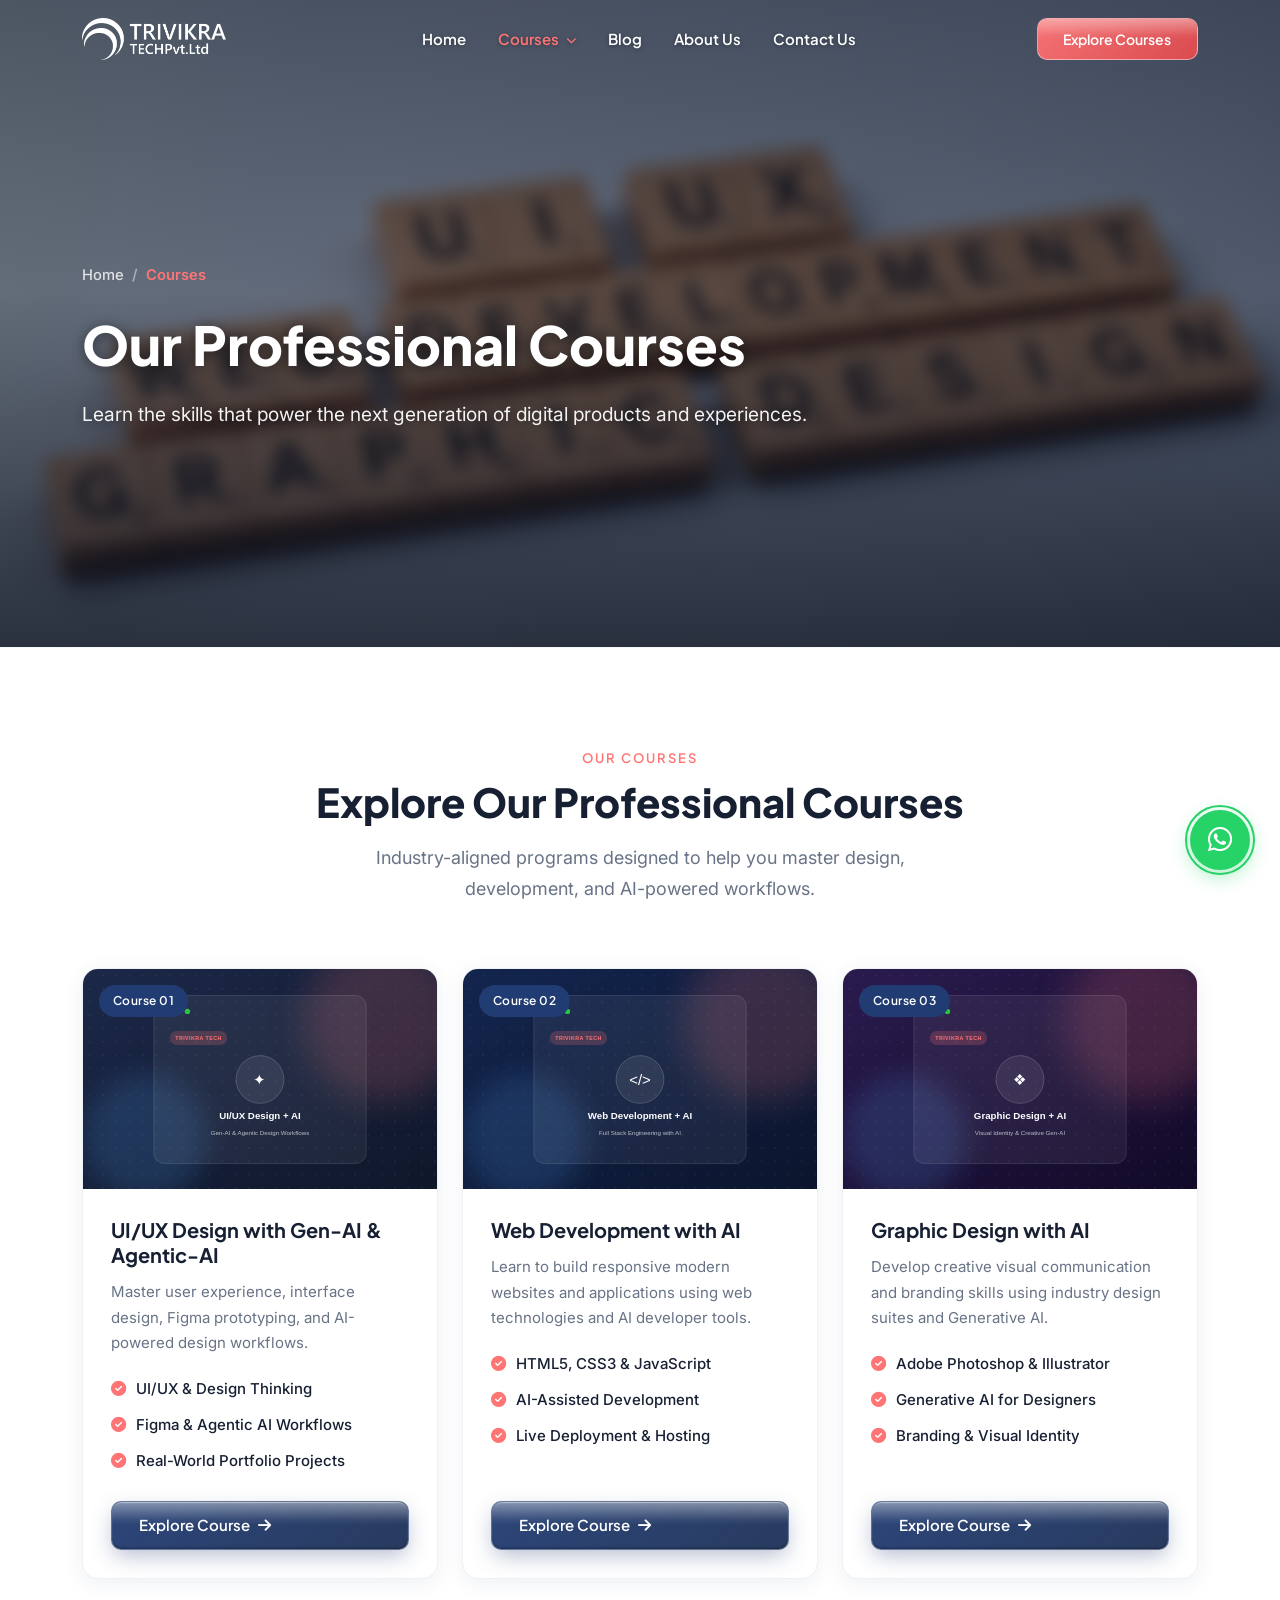
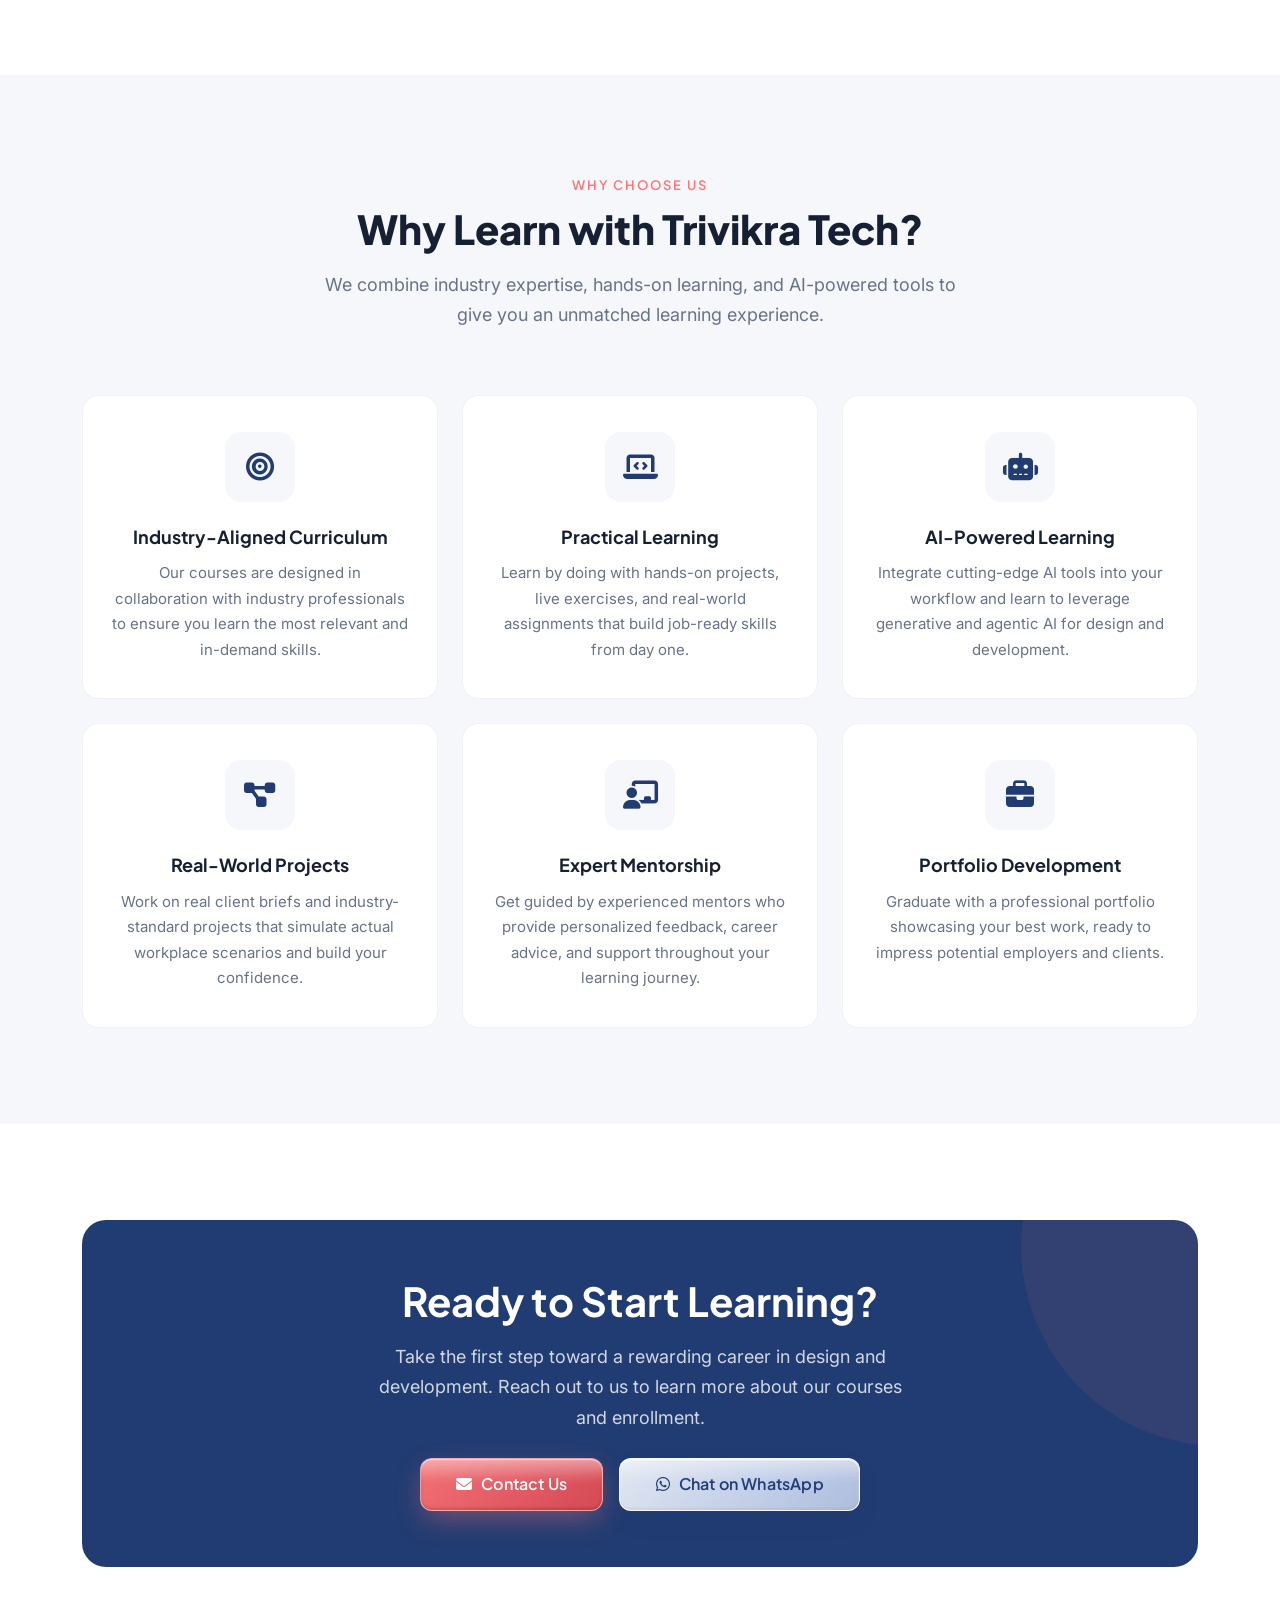
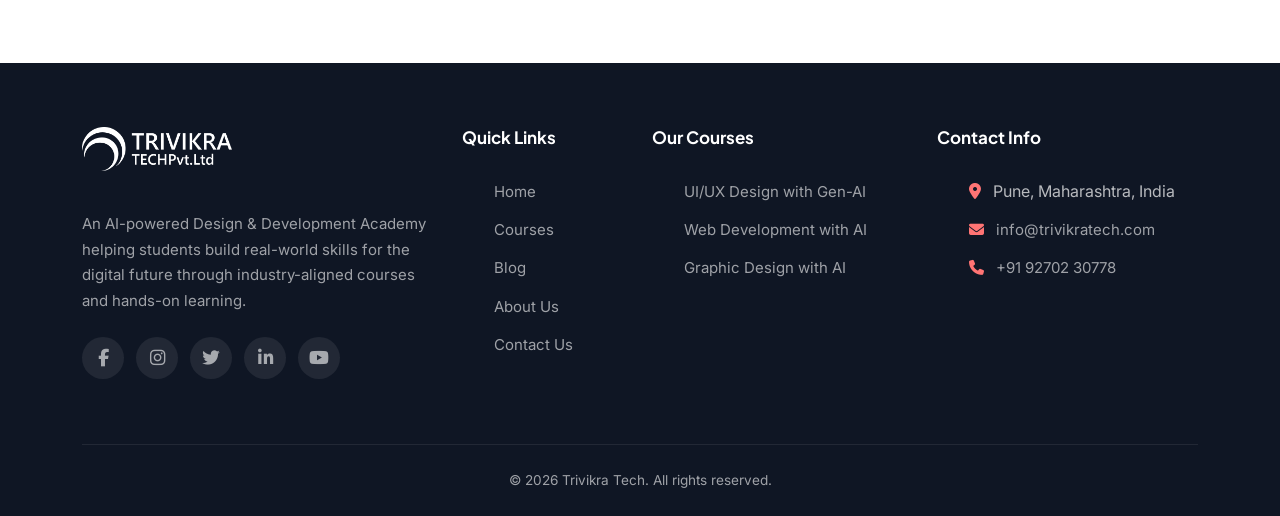
<file: courses.html>
<!DOCTYPE html>
<html lang="en">
<head>
  <meta charset="UTF-8">
  <meta name="viewport" content="width=device-width, initial-scale=1.0">
  <meta name="description" content="Explore professional courses at Trivikra Tech – UI/UX Design with Gen-AI & Agentic-AI, Web Development with AI, and Graphic Design with AI. Enroll today!">
  <title>Courses – Trivikra Tech | UI/UX Design, Web Development &amp; Graphic Design</title>

  <!-- Bootstrap 5 CSS -->
  <link href="https://cdn.jsdelivr.net/npm/bootstrap@5.3.2/dist/css/bootstrap.min.css" rel="stylesheet">
  <!-- Font Awesome 6 -->
  <link href="https://cdnjs.cloudflare.com/ajax/libs/font-awesome/6.5.1/css/all.min.css" rel="stylesheet">
  <!-- Custom CSS -->
  <link href="assets/css/style.css" rel="stylesheet">
  <link href="assets/css/responsive.css" rel="stylesheet">
  <link rel="icon" type="image/png" href="assets/images/logo-lode.png">
</head>
<body class="has-dark-hero">

  <!-- ============================================================
       NAVBAR (Inner Page – NOT transparent)
       ============================================================ -->
      <!-- ============================================================
       NAVBAR
       ============================================================ -->
  <nav id="mainNavbar" class="navbar navbar-expand-lg fixed-top navbar-transparent" data-transparent="true">
    <div class="container">
      <a class="navbar-brand" href="index.html"><img src="assets/images/logo.png" alt="Trivikra Tech" class="navbar-logo"></a>
      <button class="navbar-toggler" type="button" data-bs-toggle="collapse" data-bs-target="#navbarContent" aria-controls="navbarContent" aria-expanded="false" aria-label="Toggle navigation">
        <span class="navbar-toggler-icon">
          <span class="hamburger-line"></span>
          <span class="hamburger-line"></span>
          <span class="hamburger-line"></span>
        </span>
      </button>
      <div class="collapse navbar-collapse" id="navbarContent">
        <ul class="navbar-nav mx-auto">
          <li class="nav-item"><a class="nav-link" href="index.html">Home</a></li>
          
          <!-- Courses Full-Width Mega Dropdown -->
          <li class="nav-item dropdown dropdown-mega">
            <a class="nav-link dropdown-toggle active" href="courses.html" id="coursesDropdown" role="button" aria-expanded="false">
              Courses <i class="fa-solid fa-chevron-down ms-1 nav-arrow"></i>
            </a>
            <div class="mega-menu" aria-labelledby="coursesDropdown">
              <div class="container py-4">
                <div class="mega-menu-header mb-3 pb-2 d-none d-lg-flex justify-content-between align-items-center border-bottom">
                  <span class="mega-menu-title"><i class="fa-solid fa-sparkles text-primary me-2"></i> Our AI-Powered Programs</span>
                  <a href="courses.html" class="mega-view-all">View All Programs <i class="fa-solid fa-arrow-right ms-1"></i></a>
                </div>
                <div class="row g-3">
                  <!-- Option 1: All Courses -->
                  <div class="col-lg-3 col-12">
                    <a href="courses.html" class="mega-menu-card">
                      <div class="mega-card-icon icon-all">
                        <i class="fa-solid fa-layer-group"></i>
                      </div>
                      <div class="mega-card-content">
                        <div class="mega-card-badge">Complete Catalog</div>
                        <h6 class="mega-card-title">All Courses</h6>
                        <p class="mega-card-desc">Browse our complete spectrum of industry-leading design &amp; tech courses.</p>
                      </div>
                    </a>
                  </div>

                  <!-- Option 2: UI/UX Design with AI -->
                  <div class="col-lg-3 col-12">
                    <a href="ui-ux-design.html" class="mega-menu-card">
                      <div class="mega-card-icon icon-uiux">
                        <i class="fa-solid fa-wand-magic-sparkles"></i>
                      </div>
                      <div class="mega-card-content">
                        <div class="mega-card-badge badge-popular">Popular</div>
                        <h6 class="mega-card-title">UI/UX Design with AI</h6>
                        <p class="mega-card-desc">Master Figma design systems, UX research, and agentic AI workflows.</p>
                      </div>
                    </a>
                  </div>

                  <!-- Option 3: Graphic Design with AI -->
                  <div class="col-lg-3 col-12">
                    <a href="graphic-design.html" class="mega-menu-card">
                      <div class="mega-card-icon icon-graphic">
                        <i class="fa-solid fa-palette"></i>
                      </div>
                      <div class="mega-card-content">
                        <div class="mega-card-badge badge-creative">Creative</div>
                        <h6 class="mega-card-title">Graphic Design with AI</h6>
                        <p class="mega-card-desc">Brand systems, visual storytelling, commercial advertising &amp; Gen-AI.</p>
                      </div>
                    </a>
                  </div>

                  <!-- Option 4: Web Development with AI -->
                  <div class="col-lg-3 col-12">
                    <a href="web-development.html" class="mega-menu-card">
                      <div class="mega-card-icon icon-webdev">
                        <i class="fa-solid fa-code"></i>
                      </div>
                      <div class="mega-card-content">
                        <div class="mega-card-badge badge-demand">High Demand</div>
                        <h6 class="mega-card-title">Web Development with AI</h6>
                        <p class="mega-card-desc">Responsive websites, modern frontend/fullstack, and AI coding assistants.</p>
                      </div>
                    </a>
                  </div>
                </div>
              </div>
            </div>
          </li>

          <li class="nav-item"><a class="nav-link" href="blog.html">Blog</a></li>
          <li class="nav-item"><a class="nav-link" href="about.html">About Us</a></li>
          <li class="nav-item"><a class="nav-link" href="contact.html">Contact Us</a></li>
        </ul>
        <a href="courses.html" class="btn btn-cta">Explore Courses</a>
      </div>
    </div>
  </nav>

  <!-- ============================================================
       PAGE HERO
       ============================================================ -->
  <section class="page-hero page-hero-bg page-hero-courses">
    <div class="container position-relative">
      <nav aria-label="breadcrumb">
        <ol class="breadcrumb">
          <li class="breadcrumb-item"><a href="index.html">Home</a></li>
          <li class="breadcrumb-item active" aria-current="page">Courses</li>
        </ol>
      </nav>
      <h1>Our Professional Courses</h1>
      <p>Learn the skills that power the next generation of digital products and experiences.</p>
    </div>
  </section>

  <!-- ============================================================
       COURSES SECTION
       ============================================================ -->
  <section class="section-padding">
    <div class="container">
      <div class="section-header">
        <span class="section-label">Our Courses</span>
        <h2 class="section-title">Explore Our Professional Courses</h2>
        <p class="section-subtitle">Industry-aligned programs designed to help you master design, development, and AI-powered workflows.</p>
      </div>

      <div class="row g-4">
        <!-- Course 01: UI/UX Design -->
        <div class="col-lg-4 col-md-6 reveal">
          <div class="course-card">
            <div class="course-card-img-wrapper">
              <img src="assets/images/course-uiux.svg" alt="UI/UX Design with Gen-AI & Agentic-AI" class="course-card-img">
              <span class="course-card-badge">Course 01</span>
            </div>
            <div class="course-card-body">
              <h5 class="course-card-title">UI/UX Design with Gen-AI &amp; Agentic-AI</h5>
              <p class="course-card-text">Master user experience, interface design, Figma prototyping, and AI-powered design workflows.</p>
              <ul class="course-card-highlights">
                <li><i class="fas fa-check-circle"></i> UI/UX &amp; Design Thinking</li>
                <li><i class="fas fa-check-circle"></i> Figma &amp; Agentic AI Workflows</li>
                <li><i class="fas fa-check-circle"></i> Real-World Portfolio Projects</li>
              </ul>
              <a href="ui-ux-design.html" class="btn btn-explore mt-auto">Explore Course <i class="fas fa-arrow-right"></i></a>
            </div>
          </div>
        </div>

        <!-- Course 02: Web Development -->
        <div class="col-lg-4 col-md-6 reveal reveal-delay-1">
          <div class="course-card">
            <div class="course-card-img-wrapper">
              <img src="assets/images/course-webdev.svg" alt="Web Development with AI" class="course-card-img">
              <span class="course-card-badge">Course 02</span>
            </div>
            <div class="course-card-body">
              <h5 class="course-card-title">Web Development with AI</h5>
              <p class="course-card-text">Learn to build responsive modern websites and applications using web technologies and AI developer tools.</p>
              <ul class="course-card-highlights">
                <li><i class="fas fa-check-circle"></i> HTML5, CSS3 &amp; JavaScript</li>
                <li><i class="fas fa-check-circle"></i> AI-Assisted Development</li>
                <li><i class="fas fa-check-circle"></i> Live Deployment &amp; Hosting</li>
              </ul>
              <a href="web-development.html" class="btn btn-explore mt-auto">Explore Course <i class="fas fa-arrow-right"></i></a>
            </div>
          </div>
        </div>

        <!-- Course 03: Graphic Design -->
        <div class="col-lg-4 col-md-6 reveal reveal-delay-2">
          <div class="course-card">
            <div class="course-card-img-wrapper">
              <img src="assets/images/course-graphic.svg" alt="Graphic Design with AI" class="course-card-img">
              <span class="course-card-badge">Course 03</span>
            </div>
            <div class="course-card-body">
              <h5 class="course-card-title">Graphic Design with AI</h5>
              <p class="course-card-text">Develop creative visual communication and branding skills using industry design suites and Generative AI.</p>
              <ul class="course-card-highlights">
                <li><i class="fas fa-check-circle"></i> Adobe Photoshop &amp; Illustrator</li>
                <li><i class="fas fa-check-circle"></i> Generative AI for Designers</li>
                <li><i class="fas fa-check-circle"></i> Branding &amp; Visual Identity</li>
              </ul>
              <a href="graphic-design.html" class="btn btn-explore mt-auto">Explore Course <i class="fas fa-arrow-right"></i></a>
            </div>
          </div>
        </div>
      </div>
    </div>
  </section>

  <!-- ============================================================
       WHY CHOOSE US
       ============================================================ -->
  <section class="section-padding bg-light-custom">
    <div class="container">
      <div class="section-header">
        <span class="section-label">Why Choose Us</span>
        <h2 class="section-title">Why Learn with Trivikra Tech?</h2>
        <p class="section-subtitle">We combine industry expertise, hands-on learning, and AI-powered tools to give you an unmatched learning experience.</p>
      </div>

      <div class="row g-4">
        <!-- Feature 1 -->
        <div class="col-lg-4 col-md-6 reveal">
          <div class="feature-card">
            <div class="feature-icon">
              <i class="fas fa-bullseye"></i>
            </div>
            <h5>Industry-Aligned Curriculum</h5>
            <p>Our courses are designed in collaboration with industry professionals to ensure you learn the most relevant and in-demand skills.</p>
          </div>
        </div>

        <!-- Feature 2 -->
        <div class="col-lg-4 col-md-6 reveal reveal-delay-1">
          <div class="feature-card">
            <div class="feature-icon">
              <i class="fas fa-laptop-code"></i>
            </div>
            <h5>Practical Learning</h5>
            <p>Learn by doing with hands-on projects, live exercises, and real-world assignments that build job-ready skills from day one.</p>
          </div>
        </div>

        <!-- Feature 3 -->
        <div class="col-lg-4 col-md-6 reveal reveal-delay-2">
          <div class="feature-card">
            <div class="feature-icon">
              <i class="fas fa-robot"></i>
            </div>
            <h5>AI-Powered Learning</h5>
            <p>Integrate cutting-edge AI tools into your workflow and learn to leverage generative and agentic AI for design and development.</p>
          </div>
        </div>

        <!-- Feature 4 -->
        <div class="col-lg-4 col-md-6 reveal reveal-delay-3">
          <div class="feature-card">
            <div class="feature-icon">
              <i class="fas fa-project-diagram"></i>
            </div>
            <h5>Real-World Projects</h5>
            <p>Work on real client briefs and industry-standard projects that simulate actual workplace scenarios and build your confidence.</p>
          </div>
        </div>

        <!-- Feature 5 -->
        <div class="col-lg-4 col-md-6 reveal reveal-delay-4">
          <div class="feature-card">
            <div class="feature-icon">
              <i class="fas fa-chalkboard-teacher"></i>
            </div>
            <h5>Expert Mentorship</h5>
            <p>Get guided by experienced mentors who provide personalized feedback, career advice, and support throughout your learning journey.</p>
          </div>
        </div>

        <!-- Feature 6 -->
        <div class="col-lg-4 col-md-6 reveal reveal-delay-5">
          <div class="feature-card">
            <div class="feature-icon">
              <i class="fas fa-briefcase"></i>
            </div>
            <h5>Portfolio Development</h5>
            <p>Graduate with a professional portfolio showcasing your best work, ready to impress potential employers and clients.</p>
          </div>
        </div>
      </div>
    </div>
  </section>

  <!-- ============================================================
       CTA BANNER
       ============================================================ -->
  <section class="section-padding">
    <div class="container">
      <div class="cta-banner text-center">
        <h2>Ready to Start Learning?</h2>
        <p class="mx-auto mb-4">Take the first step toward a rewarding career in design and development. Reach out to us to learn more about our courses and enrollment.</p>
        <div class="d-flex justify-content-center gap-3 flex-wrap">
          <a href="contact.html" class="btn btn-primary-custom">
            <i class="fas fa-envelope"></i> Contact Us
          </a>
          <a href="https://wa.me/919270230778" target="_blank" rel="noopener noreferrer" class="btn btn-secondary-custom">
            <i class="fab fa-whatsapp"></i> Chat on WhatsApp
          </a>
        </div>
      </div>
    </div>
  </section>

  <!-- ============================================================
       FOOTER
       ============================================================ -->
  <footer class="site-footer">
    <div class="container">
      <div class="row g-4">
        <!-- Column 1: Brand -->
        <div class="col-lg-4 col-md-6">
          <a class="footer-brand d-inline-block" href="index.html"><img src="assets/images/logo-white.png" alt="Trivikra Tech" class="footer-logo"></a>
          <p>An AI-powered Design &amp; Development Academy helping students build real-world skills for the digital future through industry-aligned courses and hands-on learning.</p>
          <div class="footer-social">
            <a href="#" aria-label="Facebook"><i class="fab fa-facebook-f"></i></a>
            <a href="#" aria-label="Instagram"><i class="fab fa-instagram"></i></a>
            <a href="#" aria-label="Twitter"><i class="fab fa-twitter"></i></a>
            <a href="#" aria-label="LinkedIn"><i class="fab fa-linkedin-in"></i></a>
            <a href="#" aria-label="YouTube"><i class="fab fa-youtube"></i></a>
          </div>
        </div>

        <!-- Column 2: Quick Links -->
        <div class="col-lg-2 col-md-6">
          <h5 class="footer-title">Quick Links</h5>
          <ul class="footer-links">
            <li><a href="index.html">Home</a></li>
            <li><a href="courses.html">Courses</a></li>
            <li><a href="blog.html">Blog</a></li>
            <li><a href="about.html">About Us</a></li>
            <li><a href="contact.html">Contact Us</a></li>
          </ul>
        </div>

        <!-- Column 3: Our Courses -->
        <div class="col-lg-3 col-md-6">
          <h5 class="footer-title">Our Courses</h5>
          <ul class="footer-links">
            <li><a href="ui-ux-design.html">UI/UX Design with Gen-AI</a></li>
            <li><a href="web-development.html">Web Development with AI</a></li>
            <li><a href="graphic-design.html">Graphic Design with AI</a></li>
          </ul>
        </div>

        <!-- Column 4: Contact Info -->
        <div class="col-lg-3 col-md-6">
          <h5 class="footer-title">Contact Info</h5>
          <ul class="footer-links">
            <li><i class="fas fa-map-marker-alt me-2 text-secondary-color"></i> Pune, Maharashtra, India</li>
            <li><a href="mailto:info@trivikratech.com"><i class="fas fa-envelope me-2 text-secondary-color"></i> info@trivikratech.com</a></li>
            <li><a href="tel:+919270230778"><i class="fas fa-phone me-2 text-secondary-color"></i> +91 92702 30778</a></li>
          </ul>
        </div>
      </div>

      <!-- Footer Bottom -->
      <div class="footer-bottom text-center">
        <p>&copy; <span id="currentYear"></span> Trivikra Tech. All rights reserved.</p>
      </div>
    </div>
  </footer>

  <!-- ============================================================
       FLOATING BUTTONS
       ============================================================ -->
  <!-- WhatsApp Float -->
  <a href="https://wa.me/919270230778" target="_blank" rel="noopener noreferrer" class="whatsapp-float" aria-label="Chat on WhatsApp">
    <i class="fab fa-whatsapp"></i>
  </a>

  <!-- Back to Top -->
  <button class="back-to-top" id="backToTop" aria-label="Back to top">
    <i class="fas fa-chevron-up"></i>
  </button>

  <!-- Bootstrap JS -->
  <script src="https://cdn.jsdelivr.net/npm/bootstrap@5.3.2/dist/js/bootstrap.bundle.min.js"></script>
  <!-- Custom JS -->
  <script src="assets/js/main.js"></script>
</body>
</html>
</file>
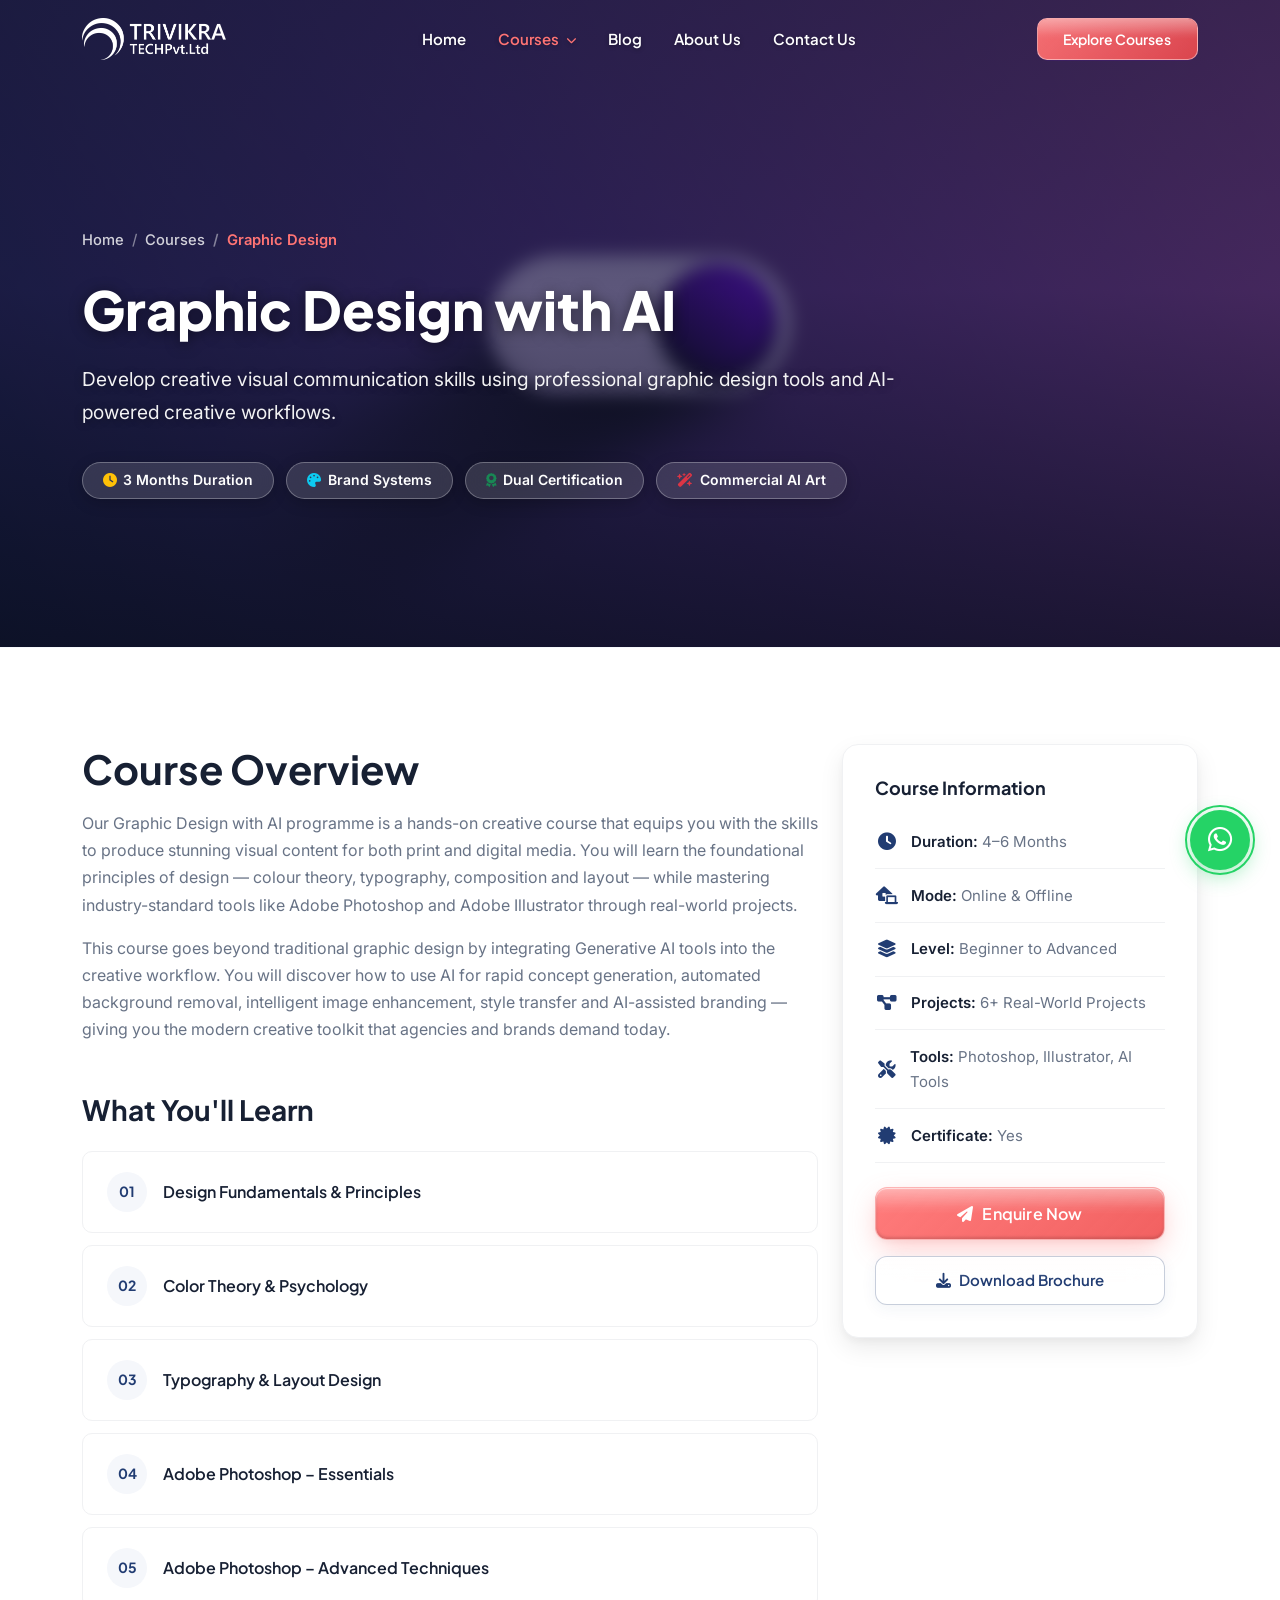
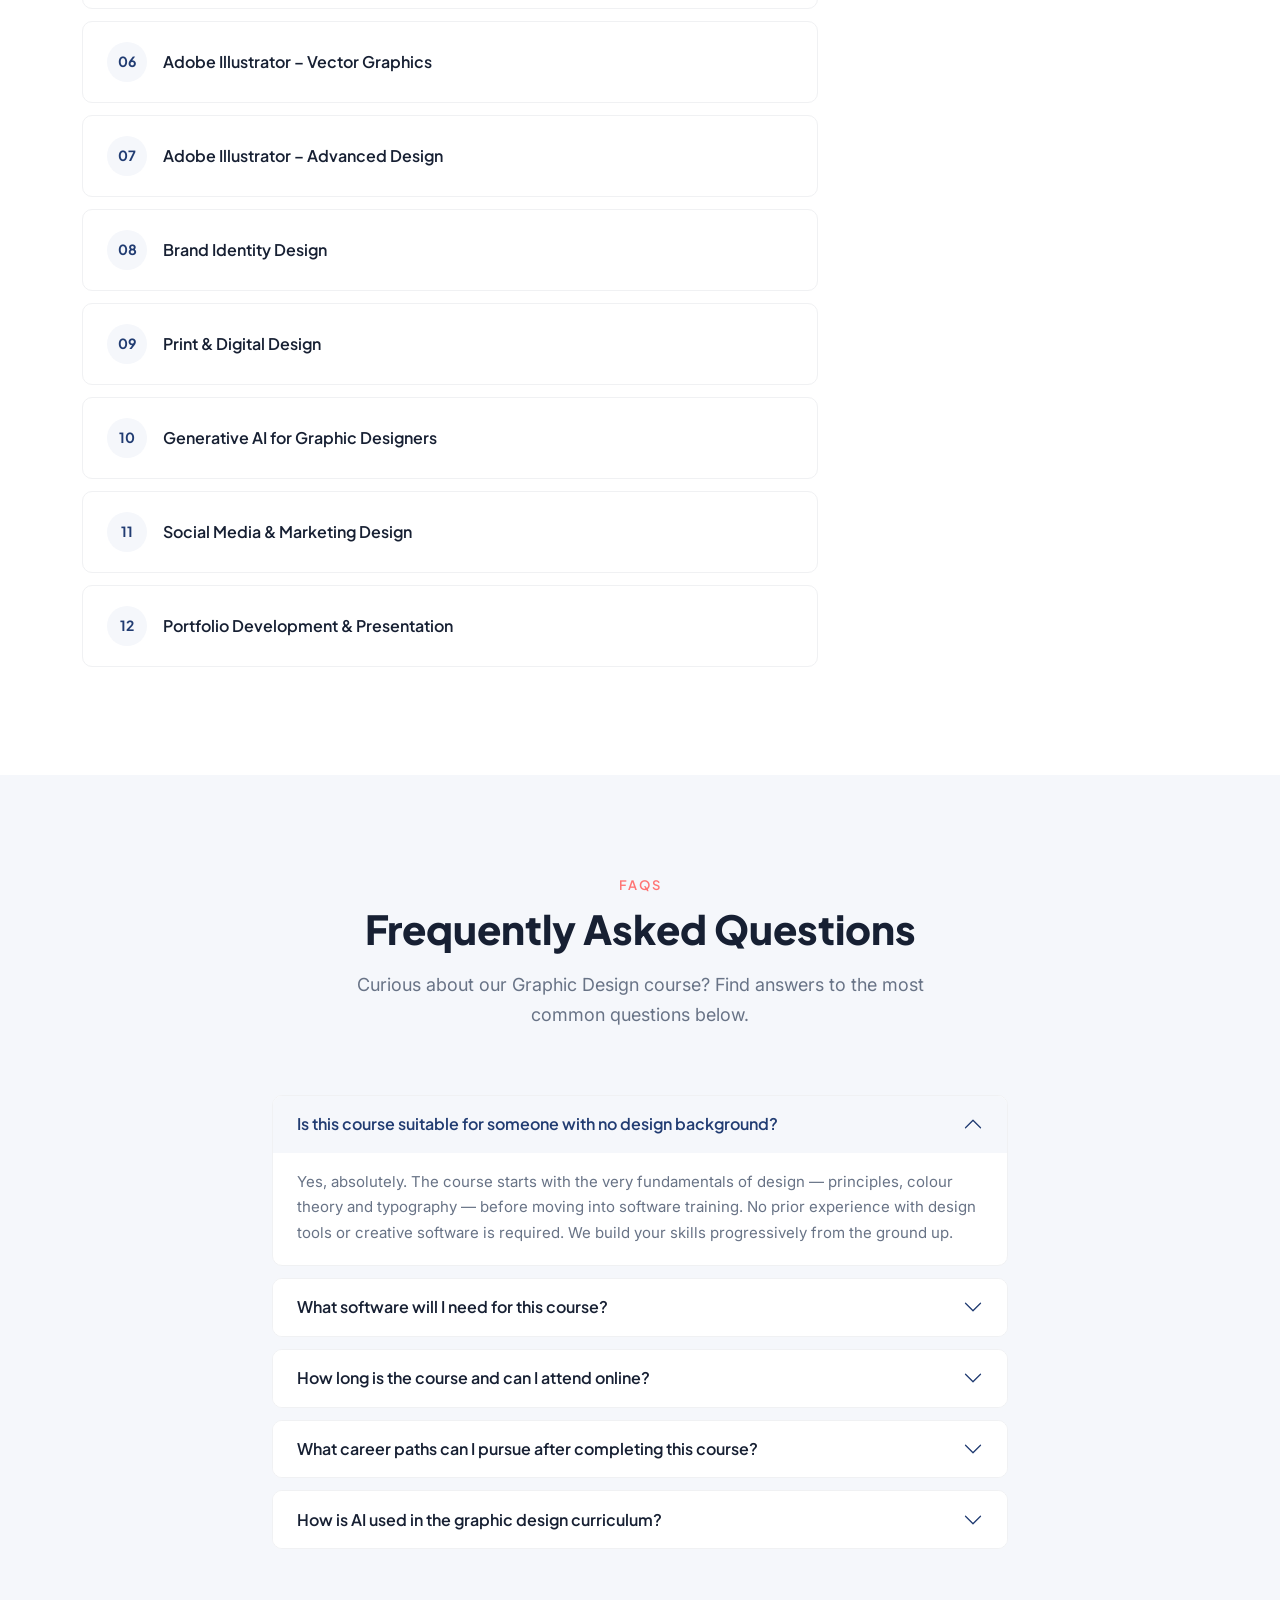
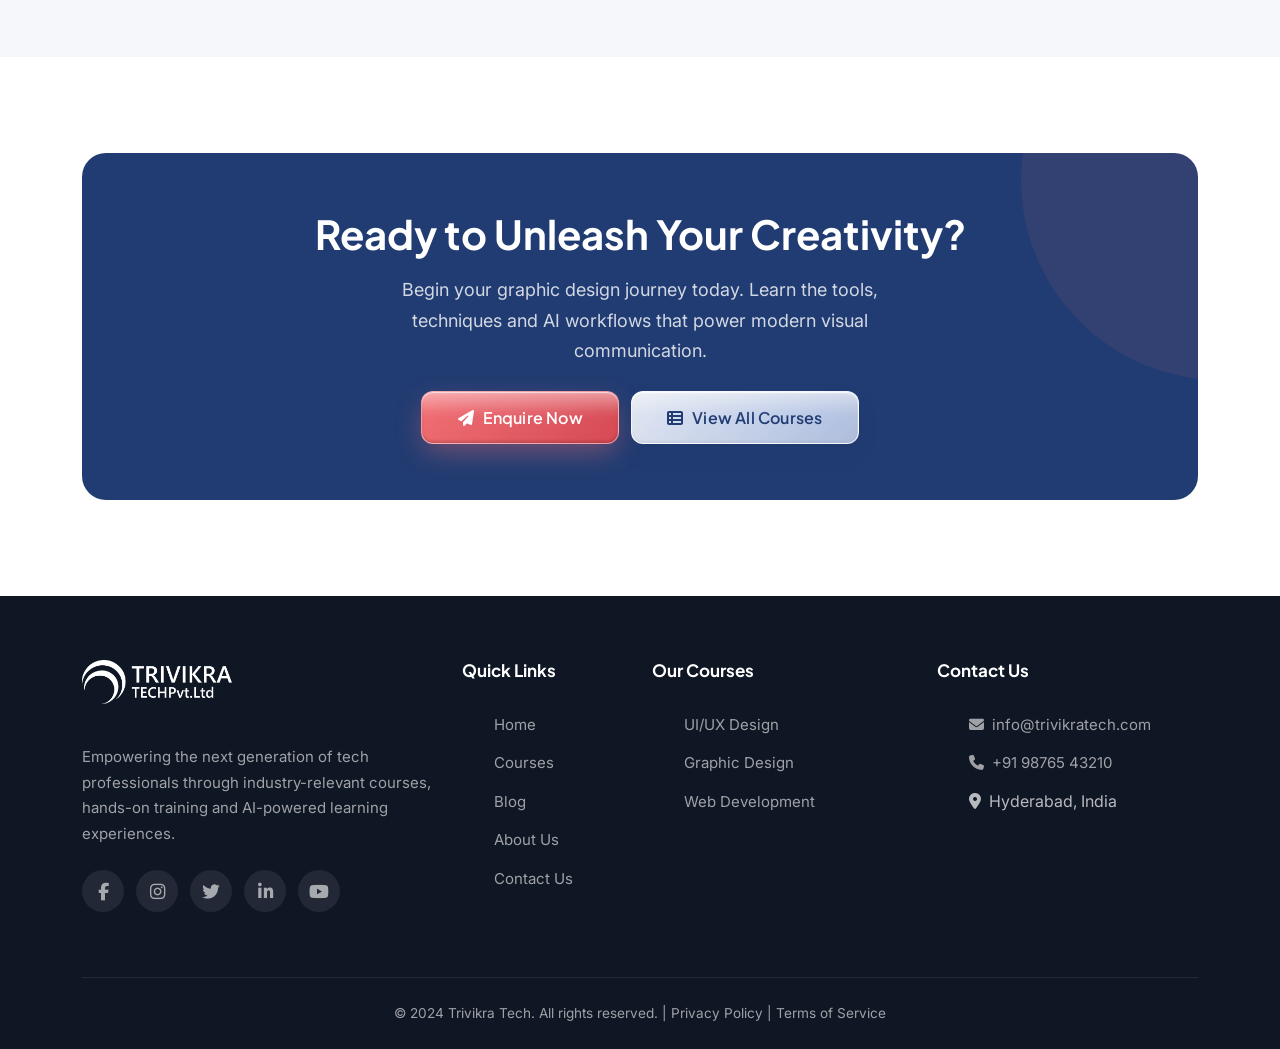
<file: graphic-design.html>
<!DOCTYPE html>
<html lang="en">
<head>
    <meta charset="UTF-8">
    <meta name="viewport" content="width=device-width, initial-scale=1.0">
    <title>Graphic Design with AI – Trivikra Tech</title>
    <meta name="description" content="Develop creative visual communication skills using professional graphic design tools and AI-powered creative workflows at Trivikra Tech.">
    <link href="https://cdn.jsdelivr.net/npm/bootstrap@5.3.2/dist/css/bootstrap.min.css" rel="stylesheet">
    <link href="https://cdnjs.cloudflare.com/ajax/libs/font-awesome/6.5.1/css/all.min.css" rel="stylesheet">
    <link href="assets/css/style.css" rel="stylesheet">
    <link href="assets/css/responsive.css" rel="stylesheet">
  <link rel="icon" type="image/png" href="assets/images/logo-lode.png">
</head>
<body class="has-dark-hero">

    <!-- ============================================================
         NAVBAR (Inner Page – NOT transparent)
         ============================================================ -->
        <!-- ============================================================
       NAVBAR
       ============================================================ -->
  <nav id="mainNavbar" class="navbar navbar-expand-lg fixed-top navbar-transparent" data-transparent="true">
    <div class="container">
      <a class="navbar-brand" href="index.html"><img src="assets/images/logo.png" alt="Trivikra Tech" class="navbar-logo"></a>
      <button class="navbar-toggler" type="button" data-bs-toggle="collapse" data-bs-target="#navbarContent" aria-controls="navbarContent" aria-expanded="false" aria-label="Toggle navigation">
        <span class="navbar-toggler-icon">
          <span class="hamburger-line"></span>
          <span class="hamburger-line"></span>
          <span class="hamburger-line"></span>
        </span>
      </button>
      <div class="collapse navbar-collapse" id="navbarContent">
        <ul class="navbar-nav mx-auto">
          <li class="nav-item"><a class="nav-link" href="index.html">Home</a></li>
          
          <!-- Courses Full-Width Mega Dropdown -->
          <li class="nav-item dropdown dropdown-mega">
            <a class="nav-link dropdown-toggle active" href="courses.html" id="coursesDropdown" role="button" aria-expanded="false">
              Courses <i class="fa-solid fa-chevron-down ms-1 nav-arrow"></i>
            </a>
            <div class="mega-menu" aria-labelledby="coursesDropdown">
              <div class="container py-4">
                <div class="mega-menu-header mb-3 pb-2 d-none d-lg-flex justify-content-between align-items-center border-bottom">
                  <span class="mega-menu-title"><i class="fa-solid fa-sparkles text-primary me-2"></i> Our AI-Powered Programs</span>
                  <a href="courses.html" class="mega-view-all">View All Programs <i class="fa-solid fa-arrow-right ms-1"></i></a>
                </div>
                <div class="row g-3">
                  <!-- Option 1: All Courses -->
                  <div class="col-lg-3 col-12">
                    <a href="courses.html" class="mega-menu-card">
                      <div class="mega-card-icon icon-all">
                        <i class="fa-solid fa-layer-group"></i>
                      </div>
                      <div class="mega-card-content">
                        <div class="mega-card-badge">Complete Catalog</div>
                        <h6 class="mega-card-title">All Courses</h6>
                        <p class="mega-card-desc">Browse our complete spectrum of industry-leading design &amp; tech courses.</p>
                      </div>
                    </a>
                  </div>

                  <!-- Option 2: UI/UX Design with AI -->
                  <div class="col-lg-3 col-12">
                    <a href="ui-ux-design.html" class="mega-menu-card">
                      <div class="mega-card-icon icon-uiux">
                        <i class="fa-solid fa-wand-magic-sparkles"></i>
                      </div>
                      <div class="mega-card-content">
                        <div class="mega-card-badge badge-popular">Popular</div>
                        <h6 class="mega-card-title">UI/UX Design with AI</h6>
                        <p class="mega-card-desc">Master Figma design systems, UX research, and agentic AI workflows.</p>
                      </div>
                    </a>
                  </div>

                  <!-- Option 3: Graphic Design with AI -->
                  <div class="col-lg-3 col-12">
                    <a href="graphic-design.html" class="mega-menu-card">
                      <div class="mega-card-icon icon-graphic">
                        <i class="fa-solid fa-palette"></i>
                      </div>
                      <div class="mega-card-content">
                        <div class="mega-card-badge badge-creative">Creative</div>
                        <h6 class="mega-card-title">Graphic Design with AI</h6>
                        <p class="mega-card-desc">Brand systems, visual storytelling, commercial advertising &amp; Gen-AI.</p>
                      </div>
                    </a>
                  </div>

                  <!-- Option 4: Web Development with AI -->
                  <div class="col-lg-3 col-12">
                    <a href="web-development.html" class="mega-menu-card">
                      <div class="mega-card-icon icon-webdev">
                        <i class="fa-solid fa-code"></i>
                      </div>
                      <div class="mega-card-content">
                        <div class="mega-card-badge badge-demand">High Demand</div>
                        <h6 class="mega-card-title">Web Development with AI</h6>
                        <p class="mega-card-desc">Responsive websites, modern frontend/fullstack, and AI coding assistants.</p>
                      </div>
                    </a>
                  </div>
                </div>
              </div>
            </div>
          </li>

          <li class="nav-item"><a class="nav-link" href="blog.html">Blog</a></li>
          <li class="nav-item"><a class="nav-link" href="about.html">About Us</a></li>
          <li class="nav-item"><a class="nav-link" href="contact.html">Contact Us</a></li>
        </ul>
        <a href="courses.html" class="btn btn-cta">Explore Courses</a>
      </div>
    </div>
  </nav>

    <!-- ============================================================
         COURSE DETAIL HEADER (FULL SCREEN BG)
         ============================================================ -->
    <section class="course-detail-header course-hero-bg course-hero-graphic">
        <div class="container">
            <nav aria-label="breadcrumb">
                <ol class="breadcrumb">
                    <li class="breadcrumb-item"><a href="index.html">Home</a></li>
                    <li class="breadcrumb-item"><a href="courses.html">Courses</a></li>
                    <li class="breadcrumb-item active" aria-current="page">Graphic Design</li>
                </ol>
            </nav>
            <h1>Graphic Design with AI</h1>
            <p>Develop creative visual communication skills using professional graphic design tools and AI-powered creative workflows.</p>
            <div class="course-hero-badges">
                <span class="badge"><i class="fa-solid fa-clock text-warning"></i> 3 Months Duration</span>
                <span class="badge"><i class="fa-solid fa-palette text-info"></i> Brand Systems</span>
                <span class="badge"><i class="fa-solid fa-award text-success"></i> Dual Certification</span>
                <span class="badge"><i class="fa-solid fa-wand-magic-sparkles text-danger"></i> Commercial AI Art</span>
            </div>
        </div>
    </section>

    <!-- ============================================================
         COURSE OVERVIEW
         ============================================================ -->
    <section class="section-padding">
        <div class="container">
            <div class="row g-4">

                <!-- Main Content -->
                <div class="col-lg-8">
                    <div class="reveal">
                        <h2 class="mb-3">Course Overview</h2>
                        <p>Our Graphic Design with AI programme is a hands-on creative course that equips you with the skills to produce stunning visual content for both print and digital media. You will learn the foundational principles of design — colour theory, typography, composition and layout — while mastering industry-standard tools like Adobe Photoshop and Adobe Illustrator through real-world projects.</p>
                        <p>This course goes beyond traditional graphic design by integrating Generative AI tools into the creative workflow. You will discover how to use AI for rapid concept generation, automated background removal, intelligent image enhancement, style transfer and AI-assisted branding — giving you the modern creative toolkit that agencies and brands demand today.</p>
                    </div>

                    <div class="mt-5 reveal">
                        <h3 class="mb-4">What You'll Learn</h3>

                        <div class="course-curriculum-item">
                            <div class="module-number">01</div>
                            <h6>Design Fundamentals &amp; Principles</h6>
                        </div>
                        <div class="course-curriculum-item">
                            <div class="module-number">02</div>
                            <h6>Color Theory &amp; Psychology</h6>
                        </div>
                        <div class="course-curriculum-item">
                            <div class="module-number">03</div>
                            <h6>Typography &amp; Layout Design</h6>
                        </div>
                        <div class="course-curriculum-item">
                            <div class="module-number">04</div>
                            <h6>Adobe Photoshop – Essentials</h6>
                        </div>
                        <div class="course-curriculum-item">
                            <div class="module-number">05</div>
                            <h6>Adobe Photoshop – Advanced Techniques</h6>
                        </div>
                        <div class="course-curriculum-item">
                            <div class="module-number">06</div>
                            <h6>Adobe Illustrator – Vector Graphics</h6>
                        </div>
                        <div class="course-curriculum-item">
                            <div class="module-number">07</div>
                            <h6>Adobe Illustrator – Advanced Design</h6>
                        </div>
                        <div class="course-curriculum-item">
                            <div class="module-number">08</div>
                            <h6>Brand Identity Design</h6>
                        </div>
                        <div class="course-curriculum-item">
                            <div class="module-number">09</div>
                            <h6>Print &amp; Digital Design</h6>
                        </div>
                        <div class="course-curriculum-item">
                            <div class="module-number">10</div>
                            <h6>Generative AI for Graphic Designers</h6>
                        </div>
                        <div class="course-curriculum-item">
                            <div class="module-number">11</div>
                            <h6>Social Media &amp; Marketing Design</h6>
                        </div>
                        <div class="course-curriculum-item">
                            <div class="module-number">12</div>
                            <h6>Portfolio Development &amp; Presentation</h6>
                        </div>
                    </div>
                </div>

                <!-- Sidebar -->
                <div class="col-lg-4">
                    <div class="course-info-card reveal">
                        <h5 class="mb-3" style="font-weight:700;">Course Information</h5>

                        <div class="course-info-item">
                            <i class="fas fa-clock"></i>
                            <span><strong>Duration:</strong> 4–6 Months</span>
                        </div>
                        <div class="course-info-item">
                            <i class="fas fa-laptop-house"></i>
                            <span><strong>Mode:</strong> Online &amp; Offline</span>
                        </div>
                        <div class="course-info-item">
                            <i class="fas fa-layer-group"></i>
                            <span><strong>Level:</strong> Beginner to Advanced</span>
                        </div>
                        <div class="course-info-item">
                            <i class="fas fa-project-diagram"></i>
                            <span><strong>Projects:</strong> 6+ Real-World Projects</span>
                        </div>
                        <div class="course-info-item">
                            <i class="fas fa-tools"></i>
                            <span><strong>Tools:</strong> Photoshop, Illustrator, AI Tools</span>
                        </div>
                        <div class="course-info-item">
                            <i class="fas fa-certificate"></i>
                            <span><strong>Certificate:</strong> Yes</span>
                        </div>

                        <div class="mt-4">
                            <a href="contact.html" class="btn btn-primary-custom w-100 justify-content-center mb-3">
                                <i class="fas fa-paper-plane"></i> Enquire Now
                            </a>
                            <a href="#" class="btn btn-outline-custom w-100 justify-content-center">
                                <i class="fas fa-download"></i> Download Brochure
                            </a>
                        </div>
                    </div>
                </div>

            </div>
        </div>
    </section>

    <!-- ============================================================
         FAQ SECTION
         ============================================================ -->
    <section class="section-padding bg-light-custom">
        <div class="container">
            <div class="section-header reveal">
                <span class="section-label">FAQs</span>
                <h2 class="section-title">Frequently Asked Questions</h2>
                <p class="section-subtitle">Curious about our Graphic Design course? Find answers to the most common questions below.</p>
            </div>

            <div class="row justify-content-center">
                <div class="col-lg-8">
                    <div class="accordion faq-accordion reveal" id="faqAccordion">

                        <!-- FAQ 1 -->
                        <div class="accordion-item">
                            <h2 class="accordion-header" id="faqHead1">
                                <button class="accordion-button" type="button" data-bs-toggle="collapse" data-bs-target="#faqBody1" aria-expanded="true" aria-controls="faqBody1">
                                    Is this course suitable for someone with no design background?
                                </button>
                            </h2>
                            <div id="faqBody1" class="accordion-collapse collapse show" aria-labelledby="faqHead1" data-bs-parent="#faqAccordion">
                                <div class="accordion-body">
                                    Yes, absolutely. The course starts with the very fundamentals of design — principles, colour theory and typography — before moving into software training. No prior experience with design tools or creative software is required. We build your skills progressively from the ground up.
                                </div>
                            </div>
                        </div>

                        <!-- FAQ 2 -->
                        <div class="accordion-item">
                            <h2 class="accordion-header" id="faqHead2">
                                <button class="accordion-button collapsed" type="button" data-bs-toggle="collapse" data-bs-target="#faqBody2" aria-expanded="false" aria-controls="faqBody2">
                                    What software will I need for this course?
                                </button>
                            </h2>
                            <div id="faqBody2" class="accordion-collapse collapse" aria-labelledby="faqHead2" data-bs-parent="#faqAccordion">
                                <div class="accordion-body">
                                    You will primarily use Adobe Photoshop and Adobe Illustrator, which are the industry-standard tools for raster and vector design respectively. We will guide you through setup and provide access information. Additionally, you will explore AI-powered creative tools for image generation and design automation.
                                </div>
                            </div>
                        </div>

                        <!-- FAQ 3 -->
                        <div class="accordion-item">
                            <h2 class="accordion-header" id="faqHead3">
                                <button class="accordion-button collapsed" type="button" data-bs-toggle="collapse" data-bs-target="#faqBody3" aria-expanded="false" aria-controls="faqBody3">
                                    How long is the course and can I attend online?
                                </button>
                            </h2>
                            <div id="faqBody3" class="accordion-collapse collapse" aria-labelledby="faqHead3" data-bs-parent="#faqAccordion">
                                <div class="accordion-body">
                                    The programme runs for 4 to 6 months and is available in both online and offline modes. We offer flexible batch timings including weekday and weekend options, so you can choose a schedule that fits your availability.
                                </div>
                            </div>
                        </div>

                        <!-- FAQ 4 -->
                        <div class="accordion-item">
                            <h2 class="accordion-header" id="faqHead4">
                                <button class="accordion-button collapsed" type="button" data-bs-toggle="collapse" data-bs-target="#faqBody4" aria-expanded="false" aria-controls="faqBody4">
                                    What career paths can I pursue after completing this course?
                                </button>
                            </h2>
                            <div id="faqBody4" class="accordion-collapse collapse" aria-labelledby="faqHead4" data-bs-parent="#faqAccordion">
                                <div class="accordion-body">
                                    Graduates can pursue careers as Graphic Designers, Brand Designers, Visual Communication Designers, Social Media Designers, Print Production Artists and Marketing Design Specialists. Freelance opportunities are also abundant, and the AI skills you gain will set you apart in a competitive market.
                                </div>
                            </div>
                        </div>

                        <!-- FAQ 5 -->
                        <div class="accordion-item">
                            <h2 class="accordion-header" id="faqHead5">
                                <button class="accordion-button collapsed" type="button" data-bs-toggle="collapse" data-bs-target="#faqBody5" aria-expanded="false" aria-controls="faqBody5">
                                    How is AI used in the graphic design curriculum?
                                </button>
                            </h2>
                            <div id="faqBody5" class="accordion-collapse collapse" aria-labelledby="faqHead5" data-bs-parent="#faqAccordion">
                                <div class="accordion-body">
                                    A dedicated module covers Generative AI for Graphic Designers. You will learn to use AI tools for concept ideation, image generation, automated background removal, intelligent colour palette creation, style transfer and AI-enhanced photo editing — accelerating your creative process while maintaining artistic control.
                                </div>
                            </div>
                        </div>

                    </div>
                </div>
            </div>
        </div>
    </section>

    <!-- ============================================================
         CTA BANNER
         ============================================================ -->
    <section class="section-padding">
        <div class="container">
            <div class="cta-banner text-center reveal">
                <h2>Ready to Unleash Your Creativity?</h2>
                <p class="mx-auto">Begin your graphic design journey today. Learn the tools, techniques and AI workflows that power modern visual communication.</p>
                <div class="mt-4">
                    <a href="contact.html" class="btn btn-primary-custom">
                        <i class="fas fa-paper-plane"></i> Enquire Now
                    </a>
                    <a href="courses.html" class="btn btn-secondary-custom ms-2">
                        <i class="fas fa-th-list"></i> View All Courses
                    </a>
                </div>
            </div>
        </div>
    </section>

    <!-- ============================================================
         FOOTER
         ============================================================ -->
    <footer class="site-footer">
        <div class="container">
            <div class="row g-4">
                <!-- Brand Column -->
                <div class="col-lg-4 col-md-6">
                    <a class="footer-brand d-inline-block" href="index.html"><img src="assets/images/logo-white.png" alt="Trivikra Tech" class="footer-logo"></a>
                    <p>Empowering the next generation of tech professionals through industry-relevant courses, hands-on training and AI-powered learning experiences.</p>
                    <div class="footer-social">
                        <a href="#" aria-label="Facebook"><i class="fab fa-facebook-f"></i></a>
                        <a href="#" aria-label="Instagram"><i class="fab fa-instagram"></i></a>
                        <a href="#" aria-label="Twitter"><i class="fab fa-twitter"></i></a>
                        <a href="#" aria-label="LinkedIn"><i class="fab fa-linkedin-in"></i></a>
                        <a href="#" aria-label="YouTube"><i class="fab fa-youtube"></i></a>
                    </div>
                </div>

                <!-- Quick Links -->
                <div class="col-lg-2 col-md-6">
                    <h6 class="footer-title">Quick Links</h6>
                    <ul class="footer-links">
                        <li><a href="index.html">Home</a></li>
                        <li><a href="courses.html">Courses</a></li>
                        <li><a href="blog.html">Blog</a></li>
                        <li><a href="about.html">About Us</a></li>
                        <li><a href="contact.html">Contact Us</a></li>
                    </ul>
                </div>

                <!-- Courses -->
                <div class="col-lg-3 col-md-6">
                    <h6 class="footer-title">Our Courses</h6>
                    <ul class="footer-links">
                        <li><a href="ui-ux-design.html">UI/UX Design</a></li>
                        <li><a href="graphic-design.html">Graphic Design</a></li>
                        <li><a href="web-development.html">Web Development</a></li>
                    </ul>
                </div>

                <!-- Contact Info -->
                <div class="col-lg-3 col-md-6">
                    <h6 class="footer-title">Contact Us</h6>
                    <ul class="footer-links">
                        <li><a href="mailto:info@trivikratech.com"><i class="fas fa-envelope me-2"></i>info@trivikratech.com</a></li>
                        <li><a href="tel:+919876543210"><i class="fas fa-phone me-2"></i>+91 98765 43210</a></li>
                        <li><i class="fas fa-map-marker-alt me-2"></i>Hyderabad, India</li>
                    </ul>
                </div>
            </div>

            <!-- Footer Bottom -->
            <div class="footer-bottom text-center">
                <p>&copy; 2024 Trivikra Tech. All rights reserved. | <a href="#">Privacy Policy</a> | <a href="#">Terms of Service</a></p>
            </div>
        </div>
    </footer>

    <!-- ============================================================
         WHATSAPP FLOAT
         ============================================================ -->
    <a href="https://wa.me/919876543210" target="_blank" class="whatsapp-float" aria-label="Chat on WhatsApp">
        <i class="fab fa-whatsapp"></i>
    </a>

    <!-- ============================================================
         BACK TO TOP
         ============================================================ -->
    <button class="back-to-top" id="backToTop" aria-label="Back to top">
        <i class="fas fa-arrow-up"></i>
    </button>

    <!-- Scripts -->
    <script src="https://cdn.jsdelivr.net/npm/bootstrap@5.3.2/dist/js/bootstrap.bundle.min.js"></script>
    <script src="assets/js/main.js"></script>
</body>
</html>
</file>
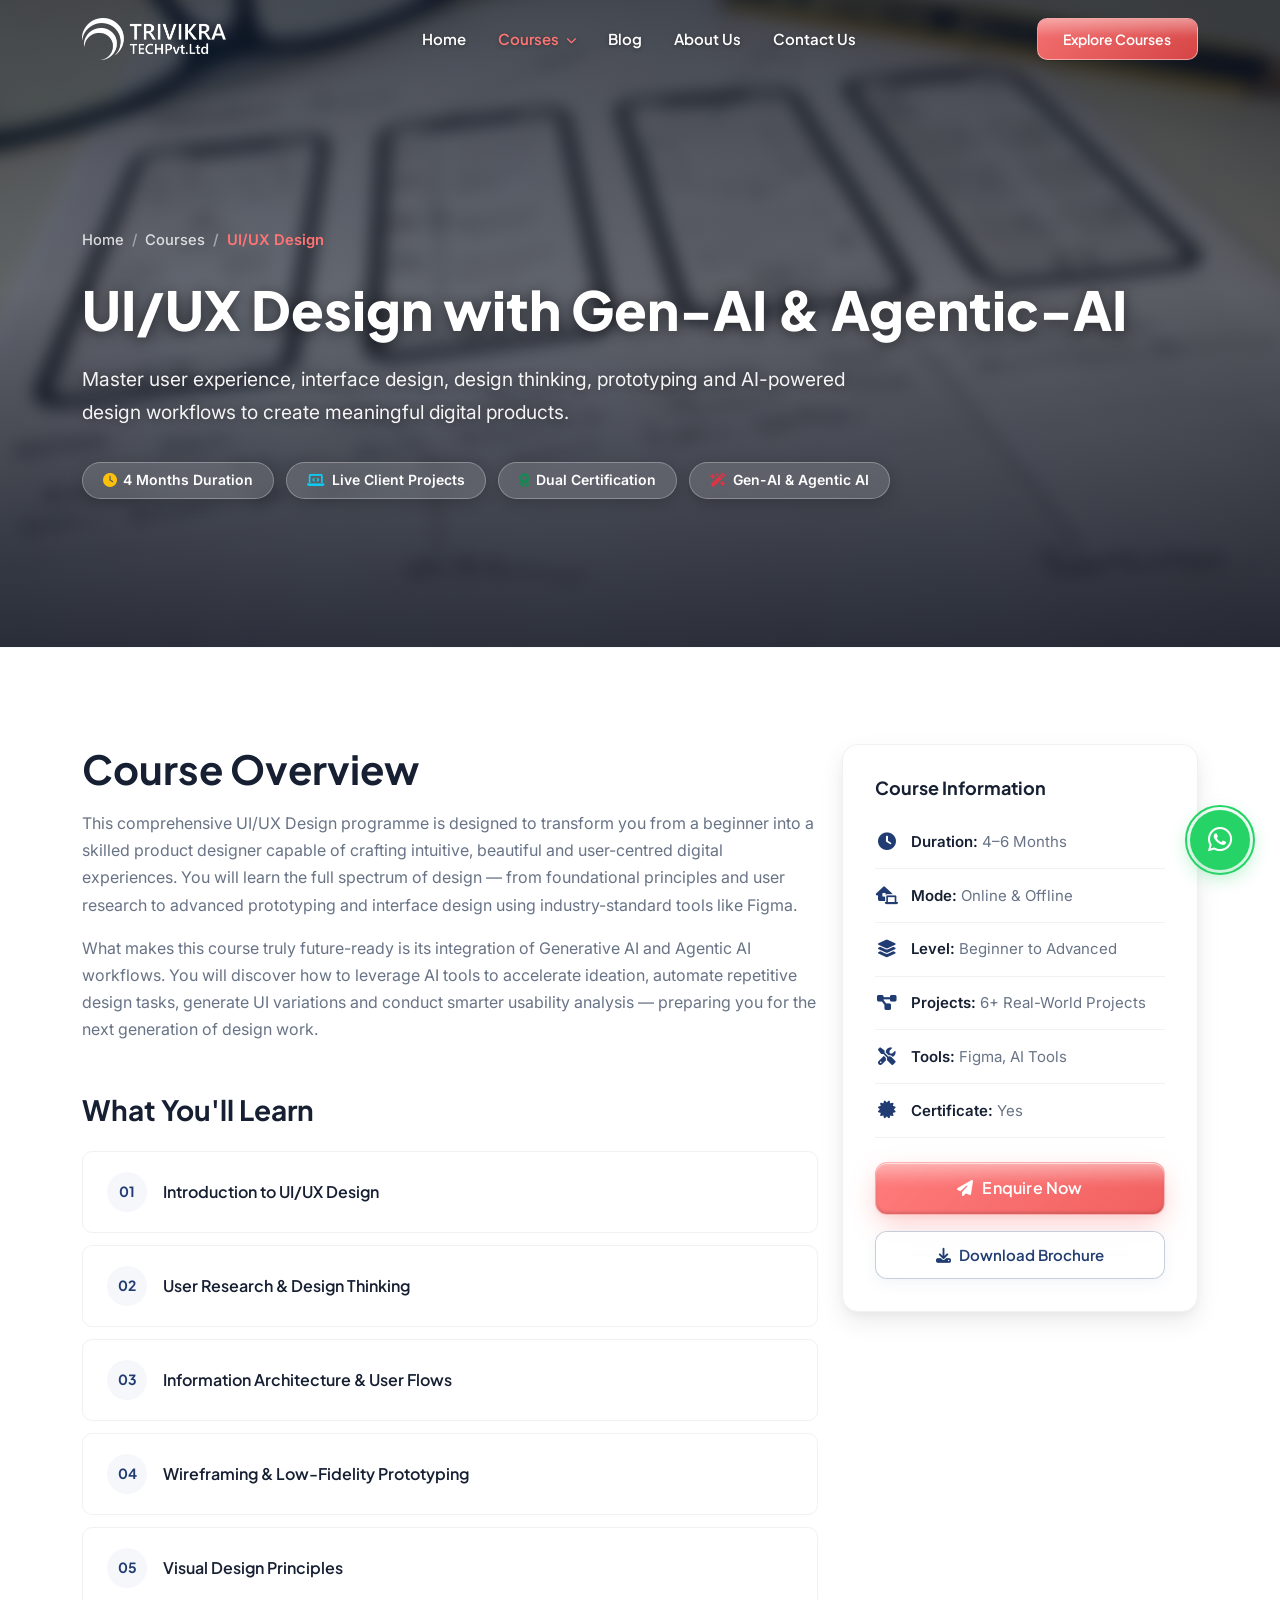
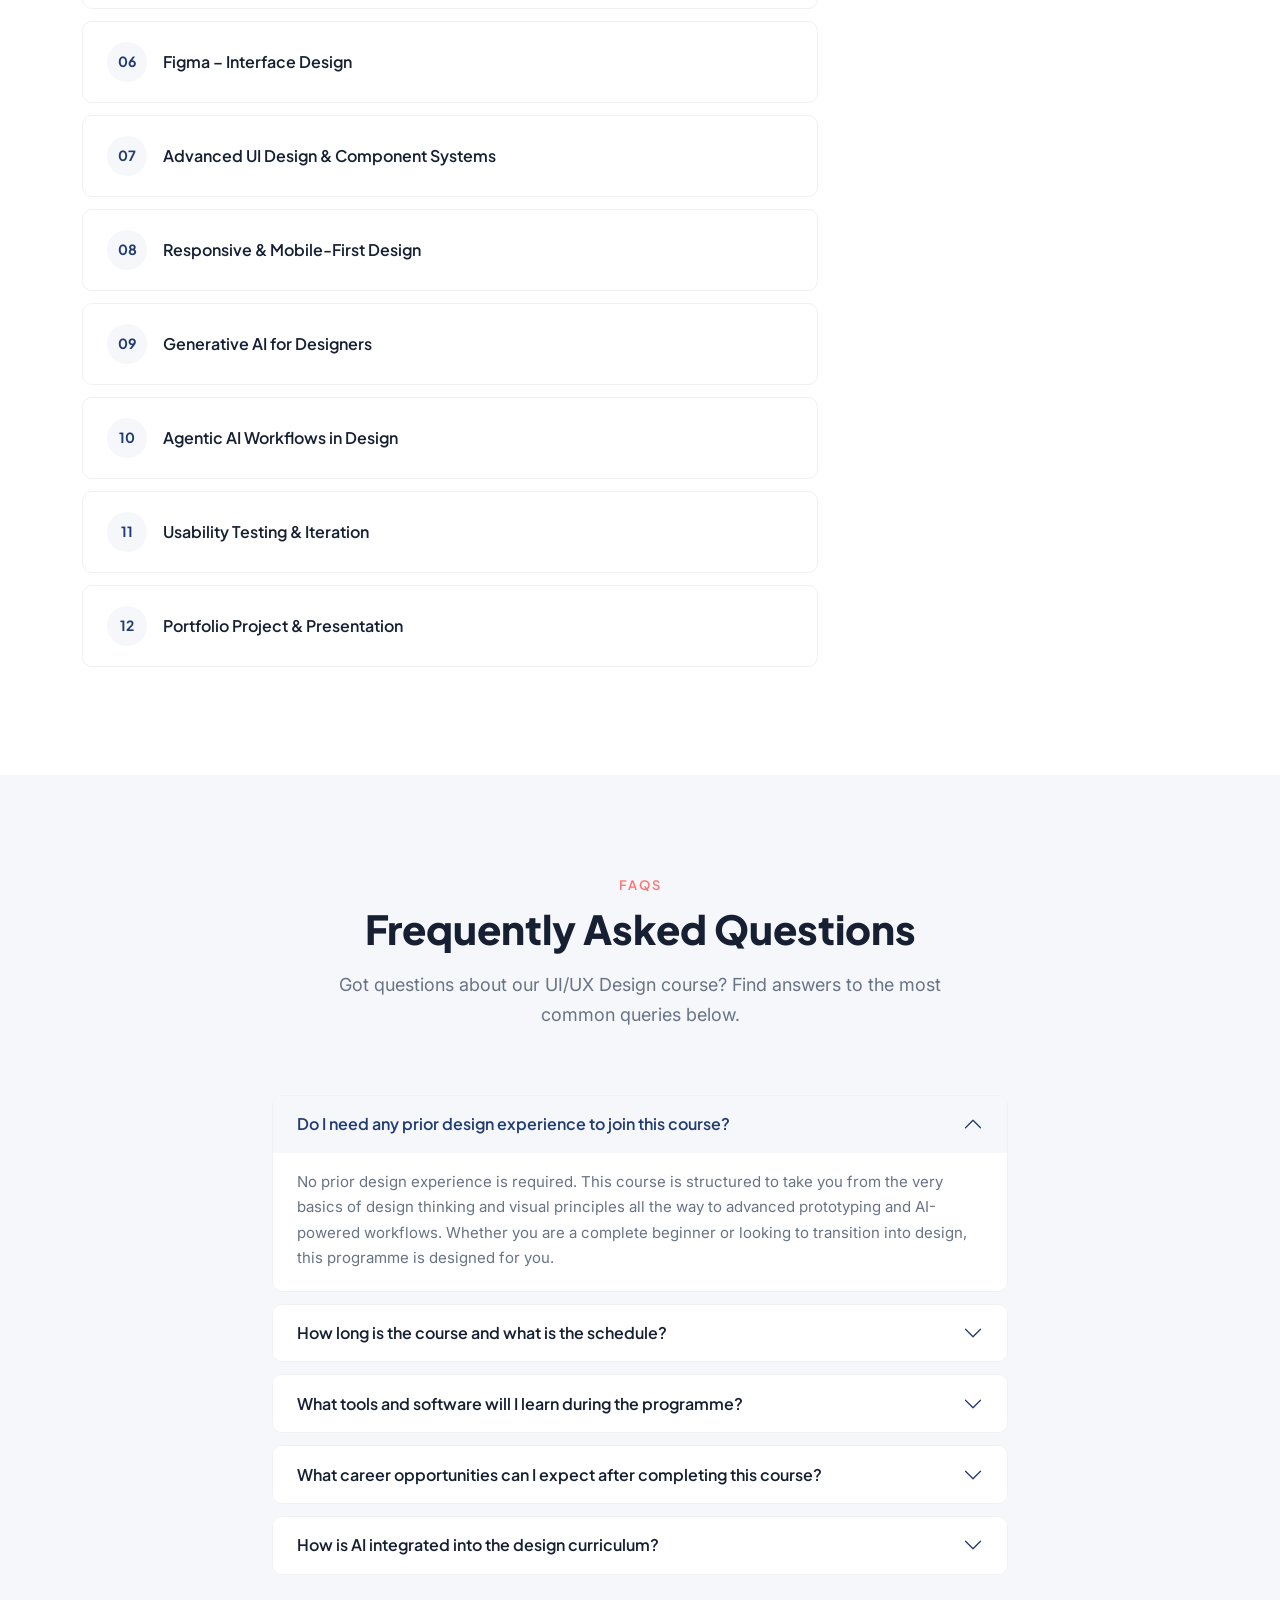
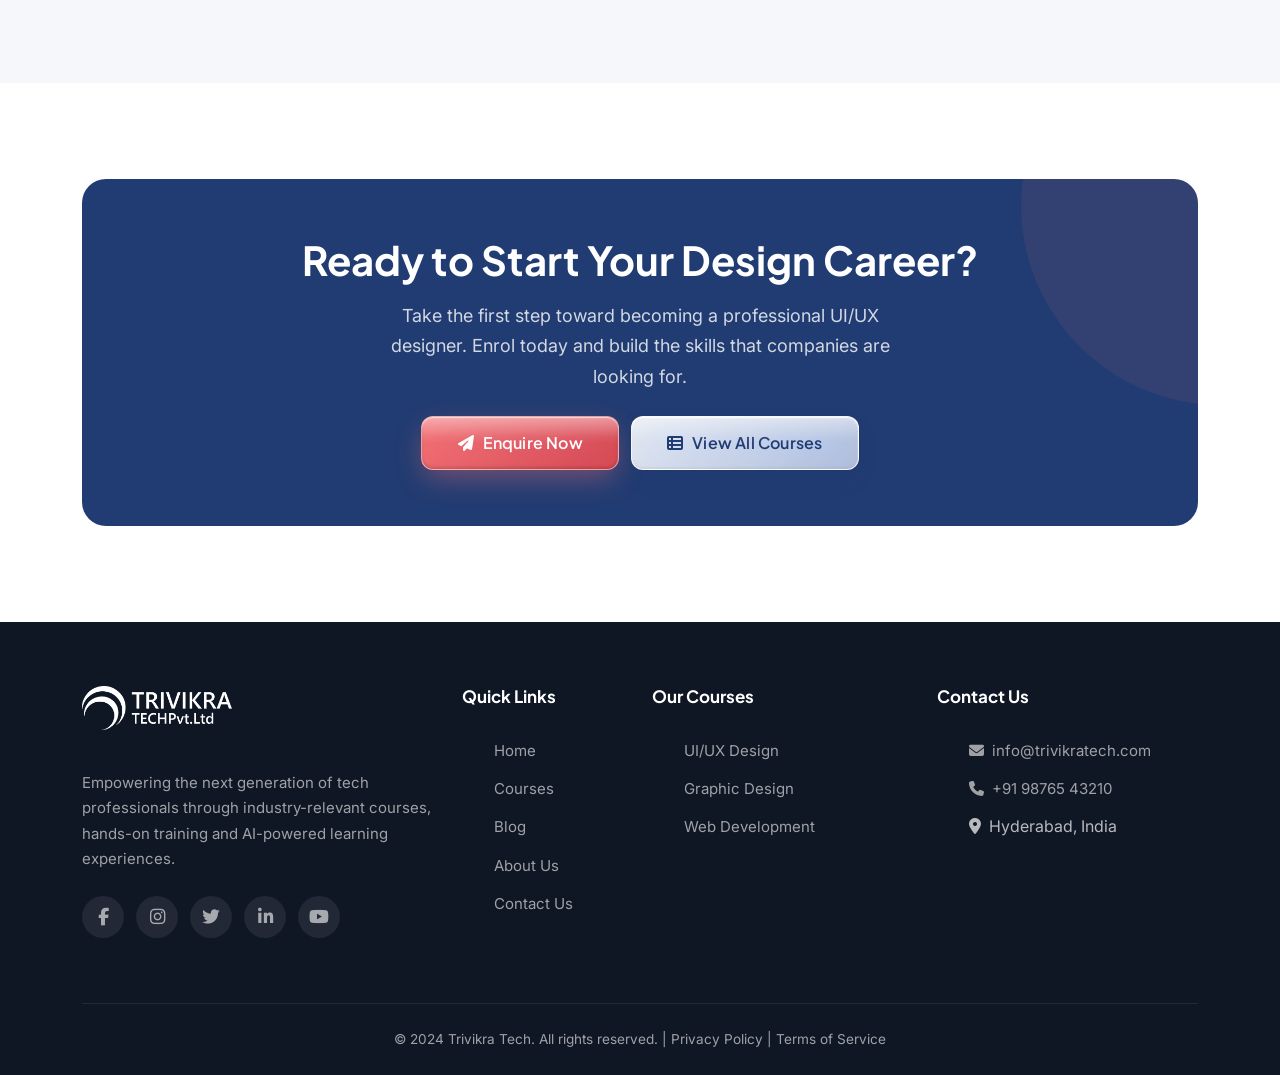
<file: ui-ux-design.html>
<!DOCTYPE html>
<html lang="en">
<head>
    <meta charset="UTF-8">
    <meta name="viewport" content="width=device-width, initial-scale=1.0">
    <title>UI/UX Design with Gen-AI &amp; Agentic-AI – Trivikra Tech</title>
    <meta name="description" content="Master user experience, interface design, design thinking, prototyping and AI-powered design workflows to create meaningful digital products at Trivikra Tech.">
    <link href="https://cdn.jsdelivr.net/npm/bootstrap@5.3.2/dist/css/bootstrap.min.css" rel="stylesheet">
    <link href="https://cdnjs.cloudflare.com/ajax/libs/font-awesome/6.5.1/css/all.min.css" rel="stylesheet">
    <link href="assets/css/style.css" rel="stylesheet">
    <link href="assets/css/responsive.css" rel="stylesheet">
  <link rel="icon" type="image/png" href="assets/images/logo-lode.png">
</head>
<body class="has-dark-hero">

    <!-- ============================================================
         NAVBAR (Inner Page – NOT transparent)
         ============================================================ -->
        <!-- ============================================================
       NAVBAR
       ============================================================ -->
  <nav id="mainNavbar" class="navbar navbar-expand-lg fixed-top navbar-transparent" data-transparent="true">
    <div class="container">
      <a class="navbar-brand" href="index.html"><img src="assets/images/logo.png" alt="Trivikra Tech" class="navbar-logo"></a>
      <button class="navbar-toggler" type="button" data-bs-toggle="collapse" data-bs-target="#navbarContent" aria-controls="navbarContent" aria-expanded="false" aria-label="Toggle navigation">
        <span class="navbar-toggler-icon">
          <span class="hamburger-line"></span>
          <span class="hamburger-line"></span>
          <span class="hamburger-line"></span>
        </span>
      </button>
      <div class="collapse navbar-collapse" id="navbarContent">
        <ul class="navbar-nav mx-auto">
          <li class="nav-item"><a class="nav-link" href="index.html">Home</a></li>
          
          <!-- Courses Full-Width Mega Dropdown -->
          <li class="nav-item dropdown dropdown-mega">
            <a class="nav-link dropdown-toggle active" href="courses.html" id="coursesDropdown" role="button" aria-expanded="false">
              Courses <i class="fa-solid fa-chevron-down ms-1 nav-arrow"></i>
            </a>
            <div class="mega-menu" aria-labelledby="coursesDropdown">
              <div class="container py-4">
                <div class="mega-menu-header mb-3 pb-2 d-none d-lg-flex justify-content-between align-items-center border-bottom">
                  <span class="mega-menu-title"><i class="fa-solid fa-sparkles text-primary me-2"></i> Our AI-Powered Programs</span>
                  <a href="courses.html" class="mega-view-all">View All Programs <i class="fa-solid fa-arrow-right ms-1"></i></a>
                </div>
                <div class="row g-3">
                  <!-- Option 1: All Courses -->
                  <div class="col-lg-3 col-12">
                    <a href="courses.html" class="mega-menu-card">
                      <div class="mega-card-icon icon-all">
                        <i class="fa-solid fa-layer-group"></i>
                      </div>
                      <div class="mega-card-content">
                        <div class="mega-card-badge">Complete Catalog</div>
                        <h6 class="mega-card-title">All Courses</h6>
                        <p class="mega-card-desc">Browse our complete spectrum of industry-leading design &amp; tech courses.</p>
                      </div>
                    </a>
                  </div>

                  <!-- Option 2: UI/UX Design with AI -->
                  <div class="col-lg-3 col-12">
                    <a href="ui-ux-design.html" class="mega-menu-card">
                      <div class="mega-card-icon icon-uiux">
                        <i class="fa-solid fa-wand-magic-sparkles"></i>
                      </div>
                      <div class="mega-card-content">
                        <div class="mega-card-badge badge-popular">Popular</div>
                        <h6 class="mega-card-title">UI/UX Design with AI</h6>
                        <p class="mega-card-desc">Master Figma design systems, UX research, and agentic AI workflows.</p>
                      </div>
                    </a>
                  </div>

                  <!-- Option 3: Graphic Design with AI -->
                  <div class="col-lg-3 col-12">
                    <a href="graphic-design.html" class="mega-menu-card">
                      <div class="mega-card-icon icon-graphic">
                        <i class="fa-solid fa-palette"></i>
                      </div>
                      <div class="mega-card-content">
                        <div class="mega-card-badge badge-creative">Creative</div>
                        <h6 class="mega-card-title">Graphic Design with AI</h6>
                        <p class="mega-card-desc">Brand systems, visual storytelling, commercial advertising &amp; Gen-AI.</p>
                      </div>
                    </a>
                  </div>

                  <!-- Option 4: Web Development with AI -->
                  <div class="col-lg-3 col-12">
                    <a href="web-development.html" class="mega-menu-card">
                      <div class="mega-card-icon icon-webdev">
                        <i class="fa-solid fa-code"></i>
                      </div>
                      <div class="mega-card-content">
                        <div class="mega-card-badge badge-demand">High Demand</div>
                        <h6 class="mega-card-title">Web Development with AI</h6>
                        <p class="mega-card-desc">Responsive websites, modern frontend/fullstack, and AI coding assistants.</p>
                      </div>
                    </a>
                  </div>
                </div>
              </div>
            </div>
          </li>

          <li class="nav-item"><a class="nav-link" href="blog.html">Blog</a></li>
          <li class="nav-item"><a class="nav-link" href="about.html">About Us</a></li>
          <li class="nav-item"><a class="nav-link" href="contact.html">Contact Us</a></li>
        </ul>
        <a href="courses.html" class="btn btn-cta">Explore Courses</a>
      </div>
    </div>
  </nav>

    <!-- ============================================================
         COURSE DETAIL HEADER (FULL SCREEN BG)
         ============================================================ -->
    <section class="course-detail-header course-hero-bg course-hero-uiux">
        <div class="container">
            <nav aria-label="breadcrumb">
                <ol class="breadcrumb">
                    <li class="breadcrumb-item"><a href="index.html">Home</a></li>
                    <li class="breadcrumb-item"><a href="courses.html">Courses</a></li>
                    <li class="breadcrumb-item active" aria-current="page">UI/UX Design</li>
                </ol>
            </nav>
            <h1>UI/UX Design with Gen-AI &amp; Agentic-AI</h1>
            <p>Master user experience, interface design, design thinking, prototyping and AI-powered design workflows to create meaningful digital products.</p>
            <div class="course-hero-badges">
                <span class="badge"><i class="fa-solid fa-clock text-warning"></i> 4 Months Duration</span>
                <span class="badge"><i class="fa-solid fa-laptop-code text-info"></i> Live Client Projects</span>
                <span class="badge"><i class="fa-solid fa-award text-success"></i> Dual Certification</span>
                <span class="badge"><i class="fa-solid fa-wand-magic-sparkles text-danger"></i> Gen-AI &amp; Agentic AI</span>
            </div>
        </div>
    </section>

    <!-- ============================================================
         COURSE OVERVIEW
         ============================================================ -->
    <section class="section-padding">
        <div class="container">
            <div class="row g-4">

                <!-- Main Content -->
                <div class="col-lg-8">
                    <div class="reveal">
                        <h2 class="mb-3">Course Overview</h2>
                        <p>This comprehensive UI/UX Design programme is designed to transform you from a beginner into a skilled product designer capable of crafting intuitive, beautiful and user-centred digital experiences. You will learn the full spectrum of design — from foundational principles and user research to advanced prototyping and interface design using industry-standard tools like Figma.</p>
                        <p>What makes this course truly future-ready is its integration of Generative AI and Agentic AI workflows. You will discover how to leverage AI tools to accelerate ideation, automate repetitive design tasks, generate UI variations and conduct smarter usability analysis — preparing you for the next generation of design work.</p>
                    </div>

                    <div class="mt-5 reveal">
                        <h3 class="mb-4">What You'll Learn</h3>

                        <div class="course-curriculum-item">
                            <div class="module-number">01</div>
                            <h6>Introduction to UI/UX Design</h6>
                        </div>
                        <div class="course-curriculum-item">
                            <div class="module-number">02</div>
                            <h6>User Research &amp; Design Thinking</h6>
                        </div>
                        <div class="course-curriculum-item">
                            <div class="module-number">03</div>
                            <h6>Information Architecture &amp; User Flows</h6>
                        </div>
                        <div class="course-curriculum-item">
                            <div class="module-number">04</div>
                            <h6>Wireframing &amp; Low-Fidelity Prototyping</h6>
                        </div>
                        <div class="course-curriculum-item">
                            <div class="module-number">05</div>
                            <h6>Visual Design Principles</h6>
                        </div>
                        <div class="course-curriculum-item">
                            <div class="module-number">06</div>
                            <h6>Figma – Interface Design</h6>
                        </div>
                        <div class="course-curriculum-item">
                            <div class="module-number">07</div>
                            <h6>Advanced UI Design &amp; Component Systems</h6>
                        </div>
                        <div class="course-curriculum-item">
                            <div class="module-number">08</div>
                            <h6>Responsive &amp; Mobile-First Design</h6>
                        </div>
                        <div class="course-curriculum-item">
                            <div class="module-number">09</div>
                            <h6>Generative AI for Designers</h6>
                        </div>
                        <div class="course-curriculum-item">
                            <div class="module-number">10</div>
                            <h6>Agentic AI Workflows in Design</h6>
                        </div>
                        <div class="course-curriculum-item">
                            <div class="module-number">11</div>
                            <h6>Usability Testing &amp; Iteration</h6>
                        </div>
                        <div class="course-curriculum-item">
                            <div class="module-number">12</div>
                            <h6>Portfolio Project &amp; Presentation</h6>
                        </div>
                    </div>
                </div>

                <!-- Sidebar -->
                <div class="col-lg-4">
                    <div class="course-info-card reveal">
                        <h5 class="mb-3" style="font-weight:700;">Course Information</h5>

                        <div class="course-info-item">
                            <i class="fas fa-clock"></i>
                            <span><strong>Duration:</strong> 4–6 Months</span>
                        </div>
                        <div class="course-info-item">
                            <i class="fas fa-laptop-house"></i>
                            <span><strong>Mode:</strong> Online &amp; Offline</span>
                        </div>
                        <div class="course-info-item">
                            <i class="fas fa-layer-group"></i>
                            <span><strong>Level:</strong> Beginner to Advanced</span>
                        </div>
                        <div class="course-info-item">
                            <i class="fas fa-project-diagram"></i>
                            <span><strong>Projects:</strong> 6+ Real-World Projects</span>
                        </div>
                        <div class="course-info-item">
                            <i class="fas fa-tools"></i>
                            <span><strong>Tools:</strong> Figma, AI Tools</span>
                        </div>
                        <div class="course-info-item">
                            <i class="fas fa-certificate"></i>
                            <span><strong>Certificate:</strong> Yes</span>
                        </div>

                        <div class="mt-4">
                            <a href="contact.html" class="btn btn-primary-custom w-100 justify-content-center mb-3">
                                <i class="fas fa-paper-plane"></i> Enquire Now
                            </a>
                            <a href="#" class="btn btn-outline-custom w-100 justify-content-center">
                                <i class="fas fa-download"></i> Download Brochure
                            </a>
                        </div>
                    </div>
                </div>

            </div>
        </div>
    </section>

    <!-- ============================================================
         FAQ SECTION
         ============================================================ -->
    <section class="section-padding bg-light-custom">
        <div class="container">
            <div class="section-header reveal">
                <span class="section-label">FAQs</span>
                <h2 class="section-title">Frequently Asked Questions</h2>
                <p class="section-subtitle">Got questions about our UI/UX Design course? Find answers to the most common queries below.</p>
            </div>

            <div class="row justify-content-center">
                <div class="col-lg-8">
                    <div class="accordion faq-accordion reveal" id="faqAccordion">

                        <!-- FAQ 1 -->
                        <div class="accordion-item">
                            <h2 class="accordion-header" id="faqHead1">
                                <button class="accordion-button" type="button" data-bs-toggle="collapse" data-bs-target="#faqBody1" aria-expanded="true" aria-controls="faqBody1">
                                    Do I need any prior design experience to join this course?
                                </button>
                            </h2>
                            <div id="faqBody1" class="accordion-collapse collapse show" aria-labelledby="faqHead1" data-bs-parent="#faqAccordion">
                                <div class="accordion-body">
                                    No prior design experience is required. This course is structured to take you from the very basics of design thinking and visual principles all the way to advanced prototyping and AI-powered workflows. Whether you are a complete beginner or looking to transition into design, this programme is designed for you.
                                </div>
                            </div>
                        </div>

                        <!-- FAQ 2 -->
                        <div class="accordion-item">
                            <h2 class="accordion-header" id="faqHead2">
                                <button class="accordion-button collapsed" type="button" data-bs-toggle="collapse" data-bs-target="#faqBody2" aria-expanded="false" aria-controls="faqBody2">
                                    How long is the course and what is the schedule?
                                </button>
                            </h2>
                            <div id="faqBody2" class="accordion-collapse collapse" aria-labelledby="faqHead2" data-bs-parent="#faqAccordion">
                                <div class="accordion-body">
                                    The course runs for 4 to 6 months depending on the batch schedule. Classes are held in both online and offline modes, with flexible timing options for weekday and weekend batches to accommodate working professionals and students alike.
                                </div>
                            </div>
                        </div>

                        <!-- FAQ 3 -->
                        <div class="accordion-item">
                            <h2 class="accordion-header" id="faqHead3">
                                <button class="accordion-button collapsed" type="button" data-bs-toggle="collapse" data-bs-target="#faqBody3" aria-expanded="false" aria-controls="faqBody3">
                                    What tools and software will I learn during the programme?
                                </button>
                            </h2>
                            <div id="faqBody3" class="accordion-collapse collapse" aria-labelledby="faqHead3" data-bs-parent="#faqAccordion">
                                <div class="accordion-body">
                                    You will gain hands-on experience with Figma — the industry-standard tool for interface design and prototyping. Additionally, you will explore a range of AI-powered design tools for generative design, automated layouts, image generation and intelligent user testing workflows.
                                </div>
                            </div>
                        </div>

                        <!-- FAQ 4 -->
                        <div class="accordion-item">
                            <h2 class="accordion-header" id="faqHead4">
                                <button class="accordion-button collapsed" type="button" data-bs-toggle="collapse" data-bs-target="#faqBody4" aria-expanded="false" aria-controls="faqBody4">
                                    What career opportunities can I expect after completing this course?
                                </button>
                            </h2>
                            <div id="faqBody4" class="accordion-collapse collapse" aria-labelledby="faqHead4" data-bs-parent="#faqAccordion">
                                <div class="accordion-body">
                                    Graduates are well-prepared for roles such as UI Designer, UX Designer, Product Designer, Interaction Designer and UX Researcher. The growing demand for designers who can integrate AI into their workflows makes our graduates highly competitive in both agency and in-house design positions.
                                </div>
                            </div>
                        </div>

                        <!-- FAQ 5 -->
                        <div class="accordion-item">
                            <h2 class="accordion-header" id="faqHead5">
                                <button class="accordion-button collapsed" type="button" data-bs-toggle="collapse" data-bs-target="#faqBody5" aria-expanded="false" aria-controls="faqBody5">
                                    How is AI integrated into the design curriculum?
                                </button>
                            </h2>
                            <div id="faqBody5" class="accordion-collapse collapse" aria-labelledby="faqHead5" data-bs-parent="#faqAccordion">
                                <div class="accordion-body">
                                    The course includes dedicated modules on Generative AI for Designers and Agentic AI Workflows. You will learn to use AI tools for rapid prototyping, automated design variations, AI-assisted user research analysis and intelligent content generation — empowering you to work faster and smarter.
                                </div>
                            </div>
                        </div>

                    </div>
                </div>
            </div>
        </div>
    </section>

    <!-- ============================================================
         CTA BANNER
         ============================================================ -->
    <section class="section-padding">
        <div class="container">
            <div class="cta-banner text-center reveal">
                <h2>Ready to Start Your Design Career?</h2>
                <p class="mx-auto">Take the first step toward becoming a professional UI/UX designer. Enrol today and build the skills that companies are looking for.</p>
                <div class="mt-4">
                    <a href="contact.html" class="btn btn-primary-custom">
                        <i class="fas fa-paper-plane"></i> Enquire Now
                    </a>
                    <a href="courses.html" class="btn btn-secondary-custom ms-2">
                        <i class="fas fa-th-list"></i> View All Courses
                    </a>
                </div>
            </div>
        </div>
    </section>

    <!-- ============================================================
         FOOTER
         ============================================================ -->
    <footer class="site-footer">
        <div class="container">
            <div class="row g-4">
                <!-- Brand Column -->
                <div class="col-lg-4 col-md-6">
                    <a class="footer-brand d-inline-block" href="index.html"><img src="assets/images/logo-white.png" alt="Trivikra Tech" class="footer-logo"></a>
                    <p>Empowering the next generation of tech professionals through industry-relevant courses, hands-on training and AI-powered learning experiences.</p>
                    <div class="footer-social">
                        <a href="#" aria-label="Facebook"><i class="fab fa-facebook-f"></i></a>
                        <a href="#" aria-label="Instagram"><i class="fab fa-instagram"></i></a>
                        <a href="#" aria-label="Twitter"><i class="fab fa-twitter"></i></a>
                        <a href="#" aria-label="LinkedIn"><i class="fab fa-linkedin-in"></i></a>
                        <a href="#" aria-label="YouTube"><i class="fab fa-youtube"></i></a>
                    </div>
                </div>

                <!-- Quick Links -->
                <div class="col-lg-2 col-md-6">
                    <h6 class="footer-title">Quick Links</h6>
                    <ul class="footer-links">
                        <li><a href="index.html">Home</a></li>
                        <li><a href="courses.html">Courses</a></li>
                        <li><a href="blog.html">Blog</a></li>
                        <li><a href="about.html">About Us</a></li>
                        <li><a href="contact.html">Contact Us</a></li>
                    </ul>
                </div>

                <!-- Courses -->
                <div class="col-lg-3 col-md-6">
                    <h6 class="footer-title">Our Courses</h6>
                    <ul class="footer-links">
                        <li><a href="ui-ux-design.html">UI/UX Design</a></li>
                        <li><a href="graphic-design.html">Graphic Design</a></li>
                        <li><a href="web-development.html">Web Development</a></li>
                    </ul>
                </div>

                <!-- Contact Info -->
                <div class="col-lg-3 col-md-6">
                    <h6 class="footer-title">Contact Us</h6>
                    <ul class="footer-links">
                        <li><a href="mailto:info@trivikratech.com"><i class="fas fa-envelope me-2"></i>info@trivikratech.com</a></li>
                        <li><a href="tel:+919876543210"><i class="fas fa-phone me-2"></i>+91 98765 43210</a></li>
                        <li><i class="fas fa-map-marker-alt me-2"></i>Hyderabad, India</li>
                    </ul>
                </div>
            </div>

            <!-- Footer Bottom -->
            <div class="footer-bottom text-center">
                <p>&copy; 2024 Trivikra Tech. All rights reserved. | <a href="#">Privacy Policy</a> | <a href="#">Terms of Service</a></p>
            </div>
        </div>
    </footer>

    <!-- ============================================================
         WHATSAPP FLOAT
         ============================================================ -->
    <a href="https://wa.me/919876543210" target="_blank" class="whatsapp-float" aria-label="Chat on WhatsApp">
        <i class="fab fa-whatsapp"></i>
    </a>

    <!-- ============================================================
         BACK TO TOP
         ============================================================ -->
    <button class="back-to-top" id="backToTop" aria-label="Back to top">
        <i class="fas fa-arrow-up"></i>
    </button>

    <!-- Scripts -->
    <script src="https://cdn.jsdelivr.net/npm/bootstrap@5.3.2/dist/js/bootstrap.bundle.min.js"></script>
    <script src="assets/js/main.js"></script>
</body>
</html>
</file>
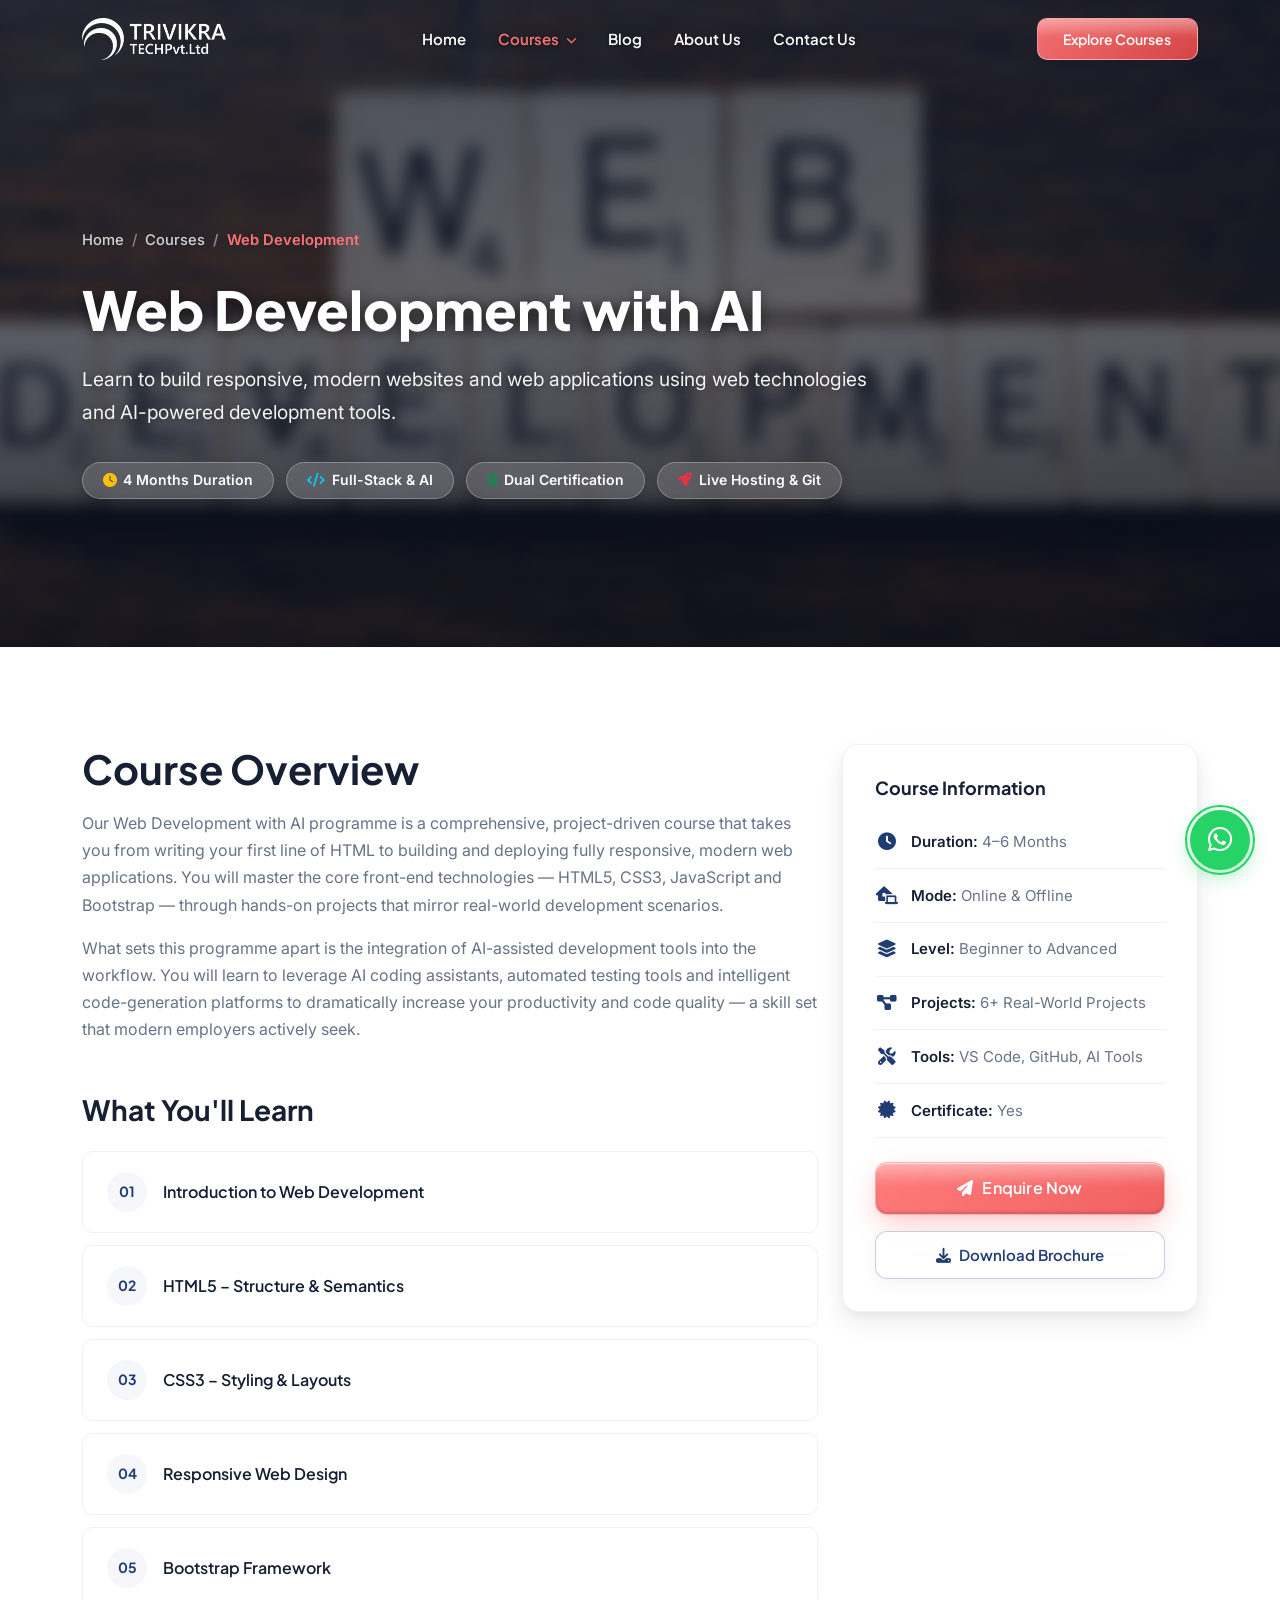
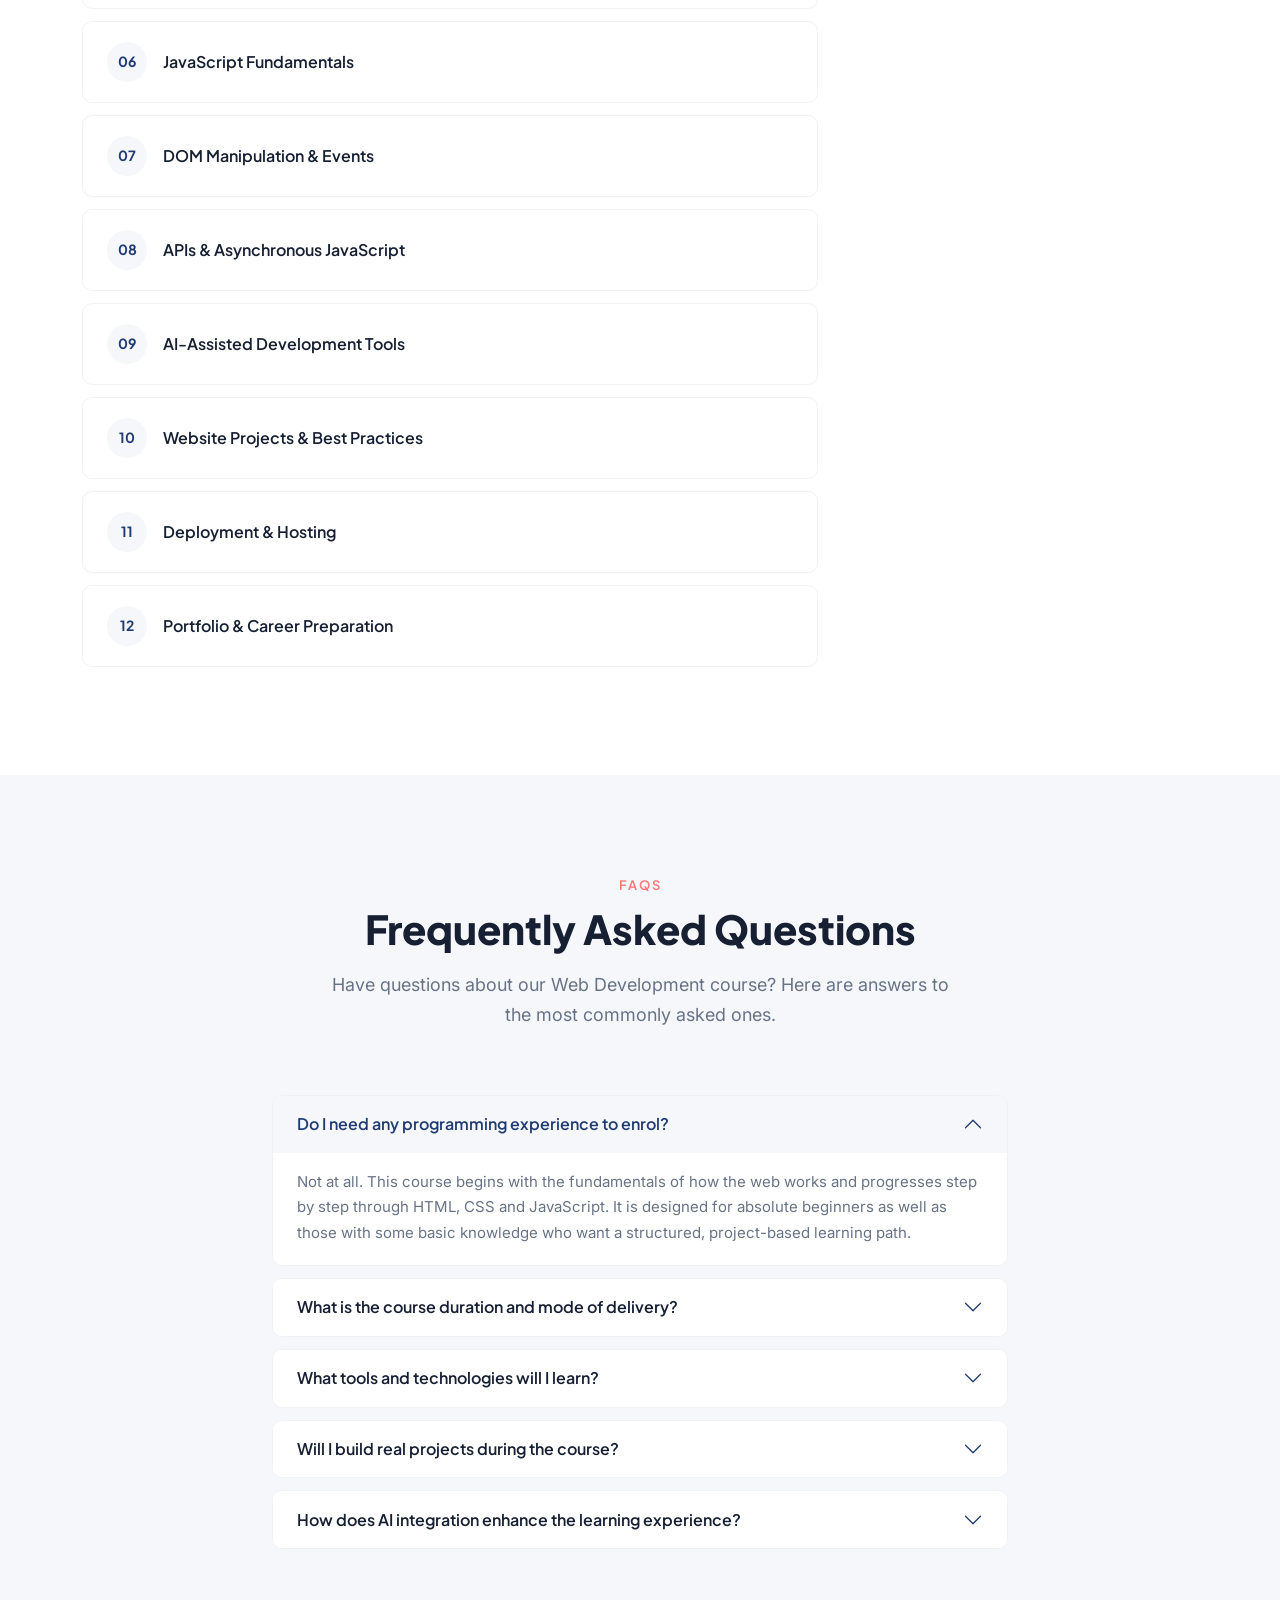
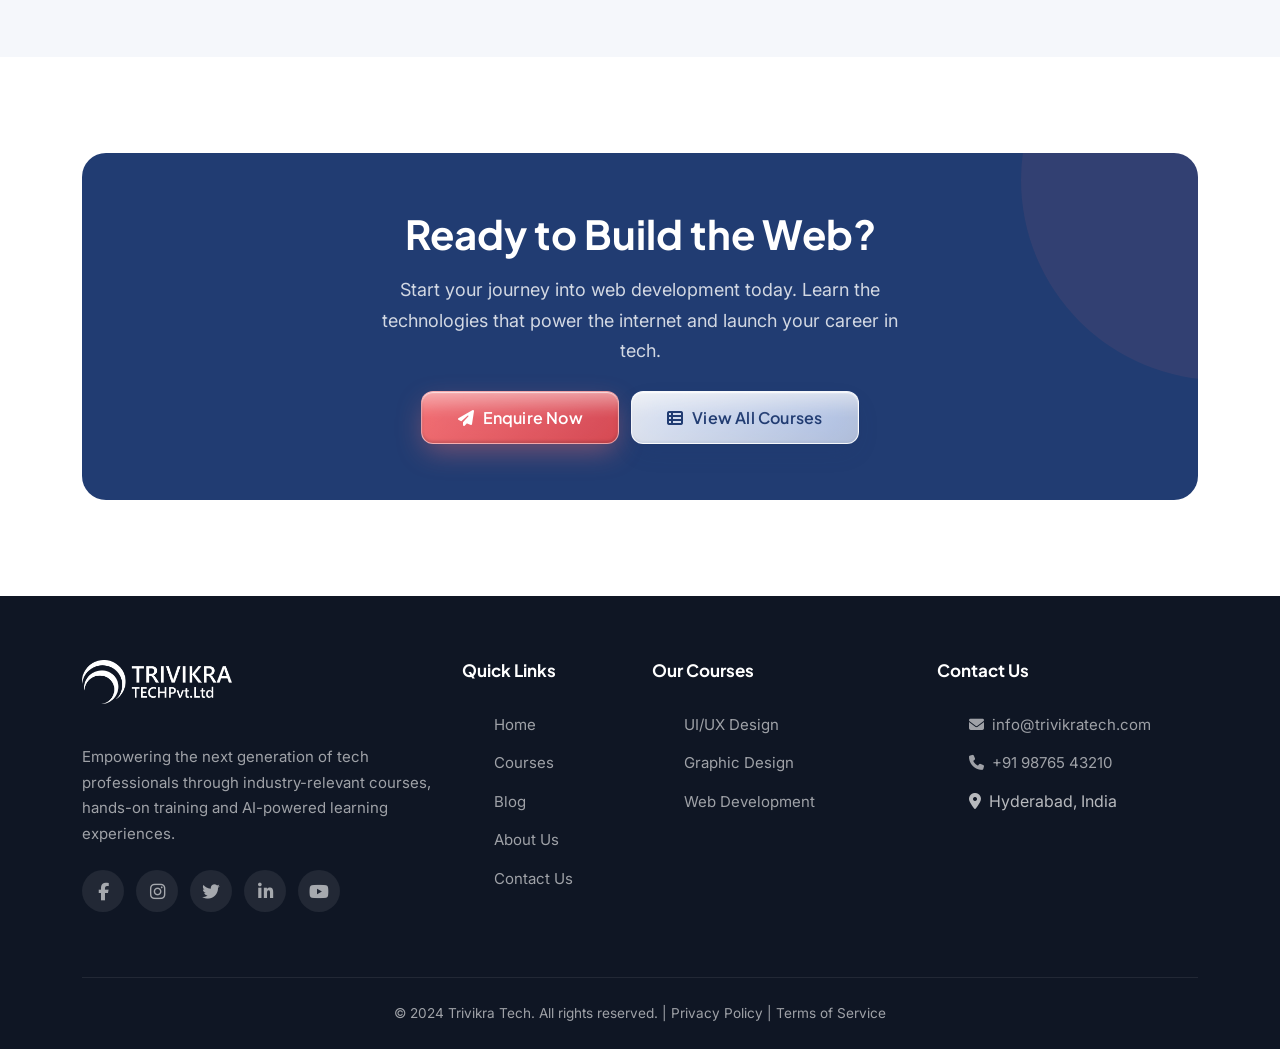
<file: web-development.html>
<!DOCTYPE html>
<html lang="en">
<head>
    <meta charset="UTF-8">
    <meta name="viewport" content="width=device-width, initial-scale=1.0">
    <title>Web Development with AI – Trivikra Tech</title>
    <meta name="description" content="Learn to build responsive, modern websites and web applications using web technologies and AI-powered development tools at Trivikra Tech.">
    <link href="https://cdn.jsdelivr.net/npm/bootstrap@5.3.2/dist/css/bootstrap.min.css" rel="stylesheet">
    <link href="https://cdnjs.cloudflare.com/ajax/libs/font-awesome/6.5.1/css/all.min.css" rel="stylesheet">
    <link href="assets/css/style.css" rel="stylesheet">
    <link href="assets/css/responsive.css" rel="stylesheet">
  <link rel="icon" type="image/png" href="assets/images/logo-lode.png">
</head>
<body class="has-dark-hero">

    <!-- ============================================================
         NAVBAR (Inner Page – NOT transparent)
         ============================================================ -->
        <!-- ============================================================
       NAVBAR
       ============================================================ -->
  <nav id="mainNavbar" class="navbar navbar-expand-lg fixed-top navbar-transparent" data-transparent="true">
    <div class="container">
      <a class="navbar-brand" href="index.html"><img src="assets/images/logo.png" alt="Trivikra Tech" class="navbar-logo"></a>
      <button class="navbar-toggler" type="button" data-bs-toggle="collapse" data-bs-target="#navbarContent" aria-controls="navbarContent" aria-expanded="false" aria-label="Toggle navigation">
        <span class="navbar-toggler-icon">
          <span class="hamburger-line"></span>
          <span class="hamburger-line"></span>
          <span class="hamburger-line"></span>
        </span>
      </button>
      <div class="collapse navbar-collapse" id="navbarContent">
        <ul class="navbar-nav mx-auto">
          <li class="nav-item"><a class="nav-link" href="index.html">Home</a></li>
          
          <!-- Courses Full-Width Mega Dropdown -->
          <li class="nav-item dropdown dropdown-mega">
            <a class="nav-link dropdown-toggle active" href="courses.html" id="coursesDropdown" role="button" aria-expanded="false">
              Courses <i class="fa-solid fa-chevron-down ms-1 nav-arrow"></i>
            </a>
            <div class="mega-menu" aria-labelledby="coursesDropdown">
              <div class="container py-4">
                <div class="mega-menu-header mb-3 pb-2 d-none d-lg-flex justify-content-between align-items-center border-bottom">
                  <span class="mega-menu-title"><i class="fa-solid fa-sparkles text-primary me-2"></i> Our AI-Powered Programs</span>
                  <a href="courses.html" class="mega-view-all">View All Programs <i class="fa-solid fa-arrow-right ms-1"></i></a>
                </div>
                <div class="row g-3">
                  <!-- Option 1: All Courses -->
                  <div class="col-lg-3 col-12">
                    <a href="courses.html" class="mega-menu-card">
                      <div class="mega-card-icon icon-all">
                        <i class="fa-solid fa-layer-group"></i>
                      </div>
                      <div class="mega-card-content">
                        <div class="mega-card-badge">Complete Catalog</div>
                        <h6 class="mega-card-title">All Courses</h6>
                        <p class="mega-card-desc">Browse our complete spectrum of industry-leading design &amp; tech courses.</p>
                      </div>
                    </a>
                  </div>

                  <!-- Option 2: UI/UX Design with AI -->
                  <div class="col-lg-3 col-12">
                    <a href="ui-ux-design.html" class="mega-menu-card">
                      <div class="mega-card-icon icon-uiux">
                        <i class="fa-solid fa-wand-magic-sparkles"></i>
                      </div>
                      <div class="mega-card-content">
                        <div class="mega-card-badge badge-popular">Popular</div>
                        <h6 class="mega-card-title">UI/UX Design with AI</h6>
                        <p class="mega-card-desc">Master Figma design systems, UX research, and agentic AI workflows.</p>
                      </div>
                    </a>
                  </div>

                  <!-- Option 3: Graphic Design with AI -->
                  <div class="col-lg-3 col-12">
                    <a href="graphic-design.html" class="mega-menu-card">
                      <div class="mega-card-icon icon-graphic">
                        <i class="fa-solid fa-palette"></i>
                      </div>
                      <div class="mega-card-content">
                        <div class="mega-card-badge badge-creative">Creative</div>
                        <h6 class="mega-card-title">Graphic Design with AI</h6>
                        <p class="mega-card-desc">Brand systems, visual storytelling, commercial advertising &amp; Gen-AI.</p>
                      </div>
                    </a>
                  </div>

                  <!-- Option 4: Web Development with AI -->
                  <div class="col-lg-3 col-12">
                    <a href="web-development.html" class="mega-menu-card">
                      <div class="mega-card-icon icon-webdev">
                        <i class="fa-solid fa-code"></i>
                      </div>
                      <div class="mega-card-content">
                        <div class="mega-card-badge badge-demand">High Demand</div>
                        <h6 class="mega-card-title">Web Development with AI</h6>
                        <p class="mega-card-desc">Responsive websites, modern frontend/fullstack, and AI coding assistants.</p>
                      </div>
                    </a>
                  </div>
                </div>
              </div>
            </div>
          </li>

          <li class="nav-item"><a class="nav-link" href="blog.html">Blog</a></li>
          <li class="nav-item"><a class="nav-link" href="about.html">About Us</a></li>
          <li class="nav-item"><a class="nav-link" href="contact.html">Contact Us</a></li>
        </ul>
        <a href="courses.html" class="btn btn-cta">Explore Courses</a>
      </div>
    </div>
  </nav>

    <!-- ============================================================
         COURSE DETAIL HEADER (FULL SCREEN BG)
         ============================================================ -->
    <section class="course-detail-header course-hero-bg course-hero-webdev">
        <div class="container">
            <nav aria-label="breadcrumb">
                <ol class="breadcrumb">
                    <li class="breadcrumb-item"><a href="index.html">Home</a></li>
                    <li class="breadcrumb-item"><a href="courses.html">Courses</a></li>
                    <li class="breadcrumb-item active" aria-current="page">Web Development</li>
                </ol>
            </nav>
            <h1>Web Development with AI</h1>
            <p>Learn to build responsive, modern websites and web applications using web technologies and AI-powered development tools.</p>
            <div class="course-hero-badges">
                <span class="badge"><i class="fa-solid fa-clock text-warning"></i> 4 Months Duration</span>
                <span class="badge"><i class="fa-solid fa-code text-info"></i> Full-Stack &amp; AI</span>
                <span class="badge"><i class="fa-solid fa-award text-success"></i> Dual Certification</span>
                <span class="badge"><i class="fa-solid fa-rocket text-danger"></i> Live Hosting &amp; Git</span>
            </div>
        </div>
    </section>

    <!-- ============================================================
         COURSE OVERVIEW
         ============================================================ -->
    <section class="section-padding">
        <div class="container">
            <div class="row g-4">

                <!-- Main Content -->
                <div class="col-lg-8">
                    <div class="reveal">
                        <h2 class="mb-3">Course Overview</h2>
                        <p>Our Web Development with AI programme is a comprehensive, project-driven course that takes you from writing your first line of HTML to building and deploying fully responsive, modern web applications. You will master the core front-end technologies — HTML5, CSS3, JavaScript and Bootstrap — through hands-on projects that mirror real-world development scenarios.</p>
                        <p>What sets this programme apart is the integration of AI-assisted development tools into the workflow. You will learn to leverage AI coding assistants, automated testing tools and intelligent code-generation platforms to dramatically increase your productivity and code quality — a skill set that modern employers actively seek.</p>
                    </div>

                    <div class="mt-5 reveal">
                        <h3 class="mb-4">What You'll Learn</h3>

                        <div class="course-curriculum-item">
                            <div class="module-number">01</div>
                            <h6>Introduction to Web Development</h6>
                        </div>
                        <div class="course-curriculum-item">
                            <div class="module-number">02</div>
                            <h6>HTML5 – Structure &amp; Semantics</h6>
                        </div>
                        <div class="course-curriculum-item">
                            <div class="module-number">03</div>
                            <h6>CSS3 – Styling &amp; Layouts</h6>
                        </div>
                        <div class="course-curriculum-item">
                            <div class="module-number">04</div>
                            <h6>Responsive Web Design</h6>
                        </div>
                        <div class="course-curriculum-item">
                            <div class="module-number">05</div>
                            <h6>Bootstrap Framework</h6>
                        </div>
                        <div class="course-curriculum-item">
                            <div class="module-number">06</div>
                            <h6>JavaScript Fundamentals</h6>
                        </div>
                        <div class="course-curriculum-item">
                            <div class="module-number">07</div>
                            <h6>DOM Manipulation &amp; Events</h6>
                        </div>
                        <div class="course-curriculum-item">
                            <div class="module-number">08</div>
                            <h6>APIs &amp; Asynchronous JavaScript</h6>
                        </div>
                        <div class="course-curriculum-item">
                            <div class="module-number">09</div>
                            <h6>AI-Assisted Development Tools</h6>
                        </div>
                        <div class="course-curriculum-item">
                            <div class="module-number">10</div>
                            <h6>Website Projects &amp; Best Practices</h6>
                        </div>
                        <div class="course-curriculum-item">
                            <div class="module-number">11</div>
                            <h6>Deployment &amp; Hosting</h6>
                        </div>
                        <div class="course-curriculum-item">
                            <div class="module-number">12</div>
                            <h6>Portfolio &amp; Career Preparation</h6>
                        </div>
                    </div>
                </div>

                <!-- Sidebar -->
                <div class="col-lg-4">
                    <div class="course-info-card reveal">
                        <h5 class="mb-3" style="font-weight:700;">Course Information</h5>

                        <div class="course-info-item">
                            <i class="fas fa-clock"></i>
                            <span><strong>Duration:</strong> 4–6 Months</span>
                        </div>
                        <div class="course-info-item">
                            <i class="fas fa-laptop-house"></i>
                            <span><strong>Mode:</strong> Online &amp; Offline</span>
                        </div>
                        <div class="course-info-item">
                            <i class="fas fa-layer-group"></i>
                            <span><strong>Level:</strong> Beginner to Advanced</span>
                        </div>
                        <div class="course-info-item">
                            <i class="fas fa-project-diagram"></i>
                            <span><strong>Projects:</strong> 6+ Real-World Projects</span>
                        </div>
                        <div class="course-info-item">
                            <i class="fas fa-tools"></i>
                            <span><strong>Tools:</strong> VS Code, GitHub, AI Tools</span>
                        </div>
                        <div class="course-info-item">
                            <i class="fas fa-certificate"></i>
                            <span><strong>Certificate:</strong> Yes</span>
                        </div>

                        <div class="mt-4">
                            <a href="contact.html" class="btn btn-primary-custom w-100 justify-content-center mb-3">
                                <i class="fas fa-paper-plane"></i> Enquire Now
                            </a>
                            <a href="#" class="btn btn-outline-custom w-100 justify-content-center">
                                <i class="fas fa-download"></i> Download Brochure
                            </a>
                        </div>
                    </div>
                </div>

            </div>
        </div>
    </section>

    <!-- ============================================================
         FAQ SECTION
         ============================================================ -->
    <section class="section-padding bg-light-custom">
        <div class="container">
            <div class="section-header reveal">
                <span class="section-label">FAQs</span>
                <h2 class="section-title">Frequently Asked Questions</h2>
                <p class="section-subtitle">Have questions about our Web Development course? Here are answers to the most commonly asked ones.</p>
            </div>

            <div class="row justify-content-center">
                <div class="col-lg-8">
                    <div class="accordion faq-accordion reveal" id="faqAccordion">

                        <!-- FAQ 1 -->
                        <div class="accordion-item">
                            <h2 class="accordion-header" id="faqHead1">
                                <button class="accordion-button" type="button" data-bs-toggle="collapse" data-bs-target="#faqBody1" aria-expanded="true" aria-controls="faqBody1">
                                    Do I need any programming experience to enrol?
                                </button>
                            </h2>
                            <div id="faqBody1" class="accordion-collapse collapse show" aria-labelledby="faqHead1" data-bs-parent="#faqAccordion">
                                <div class="accordion-body">
                                    Not at all. This course begins with the fundamentals of how the web works and progresses step by step through HTML, CSS and JavaScript. It is designed for absolute beginners as well as those with some basic knowledge who want a structured, project-based learning path.
                                </div>
                            </div>
                        </div>

                        <!-- FAQ 2 -->
                        <div class="accordion-item">
                            <h2 class="accordion-header" id="faqHead2">
                                <button class="accordion-button collapsed" type="button" data-bs-toggle="collapse" data-bs-target="#faqBody2" aria-expanded="false" aria-controls="faqBody2">
                                    What is the course duration and mode of delivery?
                                </button>
                            </h2>
                            <div id="faqBody2" class="accordion-collapse collapse" aria-labelledby="faqHead2" data-bs-parent="#faqAccordion">
                                <div class="accordion-body">
                                    The programme spans 4 to 6 months and is offered in both online and offline modes. We provide flexible scheduling with weekday and weekend batch options so you can learn at a pace that suits your routine.
                                </div>
                            </div>
                        </div>

                        <!-- FAQ 3 -->
                        <div class="accordion-item">
                            <h2 class="accordion-header" id="faqHead3">
                                <button class="accordion-button collapsed" type="button" data-bs-toggle="collapse" data-bs-target="#faqBody3" aria-expanded="false" aria-controls="faqBody3">
                                    What tools and technologies will I learn?
                                </button>
                            </h2>
                            <div id="faqBody3" class="accordion-collapse collapse" aria-labelledby="faqHead3" data-bs-parent="#faqAccordion">
                                <div class="accordion-body">
                                    You will work with Visual Studio Code as your primary code editor, Git and GitHub for version control and collaboration, the Bootstrap framework for rapid responsive design, and a suite of AI-powered development tools that help you write, debug and optimise code more efficiently.
                                </div>
                            </div>
                        </div>

                        <!-- FAQ 4 -->
                        <div class="accordion-item">
                            <h2 class="accordion-header" id="faqHead4">
                                <button class="accordion-button collapsed" type="button" data-bs-toggle="collapse" data-bs-target="#faqBody4" aria-expanded="false" aria-controls="faqBody4">
                                    Will I build real projects during the course?
                                </button>
                            </h2>
                            <div id="faqBody4" class="accordion-collapse collapse" aria-labelledby="faqHead4" data-bs-parent="#faqAccordion">
                                <div class="accordion-body">
                                    Absolutely. The course is project-driven from start to finish. You will build six or more real-world projects — including responsive websites, interactive web applications and a comprehensive portfolio site — that you can showcase to potential employers or clients.
                                </div>
                            </div>
                        </div>

                        <!-- FAQ 5 -->
                        <div class="accordion-item">
                            <h2 class="accordion-header" id="faqHead5">
                                <button class="accordion-button collapsed" type="button" data-bs-toggle="collapse" data-bs-target="#faqBody5" aria-expanded="false" aria-controls="faqBody5">
                                    How does AI integration enhance the learning experience?
                                </button>
                            </h2>
                            <div id="faqBody5" class="accordion-collapse collapse" aria-labelledby="faqHead5" data-bs-parent="#faqAccordion">
                                <div class="accordion-body">
                                    Our curriculum includes a dedicated module on AI-assisted development tools where you will learn to use AI coding assistants for code generation, debugging, refactoring and automated testing. This prepares you for modern development workflows and gives you a competitive edge in the job market.
                                </div>
                            </div>
                        </div>

                    </div>
                </div>
            </div>
        </div>
    </section>

    <!-- ============================================================
         CTA BANNER
         ============================================================ -->
    <section class="section-padding">
        <div class="container">
            <div class="cta-banner text-center reveal">
                <h2>Ready to Build the Web?</h2>
                <p class="mx-auto">Start your journey into web development today. Learn the technologies that power the internet and launch your career in tech.</p>
                <div class="mt-4">
                    <a href="contact.html" class="btn btn-primary-custom">
                        <i class="fas fa-paper-plane"></i> Enquire Now
                    </a>
                    <a href="courses.html" class="btn btn-secondary-custom ms-2">
                        <i class="fas fa-th-list"></i> View All Courses
                    </a>
                </div>
            </div>
        </div>
    </section>

    <!-- ============================================================
         FOOTER
         ============================================================ -->
    <footer class="site-footer">
        <div class="container">
            <div class="row g-4">
                <!-- Brand Column -->
                <div class="col-lg-4 col-md-6">
                    <a class="footer-brand d-inline-block" href="index.html"><img src="assets/images/logo-white.png" alt="Trivikra Tech" class="footer-logo"></a>
                    <p>Empowering the next generation of tech professionals through industry-relevant courses, hands-on training and AI-powered learning experiences.</p>
                    <div class="footer-social">
                        <a href="#" aria-label="Facebook"><i class="fab fa-facebook-f"></i></a>
                        <a href="#" aria-label="Instagram"><i class="fab fa-instagram"></i></a>
                        <a href="#" aria-label="Twitter"><i class="fab fa-twitter"></i></a>
                        <a href="#" aria-label="LinkedIn"><i class="fab fa-linkedin-in"></i></a>
                        <a href="#" aria-label="YouTube"><i class="fab fa-youtube"></i></a>
                    </div>
                </div>

                <!-- Quick Links -->
                <div class="col-lg-2 col-md-6">
                    <h6 class="footer-title">Quick Links</h6>
                    <ul class="footer-links">
                        <li><a href="index.html">Home</a></li>
                        <li><a href="courses.html">Courses</a></li>
                        <li><a href="blog.html">Blog</a></li>
                        <li><a href="about.html">About Us</a></li>
                        <li><a href="contact.html">Contact Us</a></li>
                    </ul>
                </div>

                <!-- Courses -->
                <div class="col-lg-3 col-md-6">
                    <h6 class="footer-title">Our Courses</h6>
                    <ul class="footer-links">
                        <li><a href="ui-ux-design.html">UI/UX Design</a></li>
                        <li><a href="graphic-design.html">Graphic Design</a></li>
                        <li><a href="web-development.html">Web Development</a></li>
                    </ul>
                </div>

                <!-- Contact Info -->
                <div class="col-lg-3 col-md-6">
                    <h6 class="footer-title">Contact Us</h6>
                    <ul class="footer-links">
                        <li><a href="mailto:info@trivikratech.com"><i class="fas fa-envelope me-2"></i>info@trivikratech.com</a></li>
                        <li><a href="tel:+919876543210"><i class="fas fa-phone me-2"></i>+91 98765 43210</a></li>
                        <li><i class="fas fa-map-marker-alt me-2"></i>Hyderabad, India</li>
                    </ul>
                </div>
            </div>

            <!-- Footer Bottom -->
            <div class="footer-bottom text-center">
                <p>&copy; 2024 Trivikra Tech. All rights reserved. | <a href="#">Privacy Policy</a> | <a href="#">Terms of Service</a></p>
            </div>
        </div>
    </footer>

    <!-- ============================================================
         WHATSAPP FLOAT
         ============================================================ -->
    <a href="https://wa.me/919876543210" target="_blank" class="whatsapp-float" aria-label="Chat on WhatsApp">
        <i class="fab fa-whatsapp"></i>
    </a>

    <!-- ============================================================
         BACK TO TOP
         ============================================================ -->
    <button class="back-to-top" id="backToTop" aria-label="Back to top">
        <i class="fas fa-arrow-up"></i>
    </button>

    <!-- Scripts -->
    <script src="https://cdn.jsdelivr.net/npm/bootstrap@5.3.2/dist/js/bootstrap.bundle.min.js"></script>
    <script src="assets/js/main.js"></script>
</body>
</html>
</file>
<file: assets/css/style.css>
/* ============================================================
   Trivikra Tech – Global Design System & Styles
   ============================================================ */

/* ---------- Google Fonts ---------- */
@import url('https://fonts.googleapis.com/css2?family=Plus+Jakarta+Sans:wght@400;500;600;700;800&family=Inter:wght@300;400;500;600;700&display=swap');

/* ---------- CSS Custom Properties (Design Tokens) ---------- */
:root {
  /* Brand Colors */
  --color-primary: #213C72;
  --color-primary-dark: #192d56;
  --color-primary-light: #2a4d91;
  --color-secondary: #FF7474;
  --color-secondary-dark: #e65c5c;
  --color-accent: #4A90D9;

  /* Neutrals */
  --color-white: #FFFFFF;
  --color-bg: #FFFFFF;
  --color-bg-light: #F5F7FB;
  --color-bg-dark: #0F1624;
  --color-text-primary: #172033;
  --color-text-secondary: #687386;
  --color-text-muted: #9CA3AF;
  --color-border: #E5E7EB;
  --color-border-light: #F0F1F3;

  /* Typography */
  --font-heading: 'Plus Jakarta Sans', sans-serif;
  --font-body: 'Inter', sans-serif;

  /* Spacing Scale */
  --space-xs: 0.25rem;
  --space-sm: 0.5rem;
  --space-md: 1rem;
  --space-lg: 1.5rem;
  --space-xl: 2rem;
  --space-2xl: 3rem;
  --space-3xl: 4rem;
  --space-4xl: 6rem;

  /* Shadows */
  --shadow-sm: 0 1px 3px rgba(0, 0, 0, 0.06), 0 1px 2px rgba(0, 0, 0, 0.04);
  --shadow-md: 0 4px 6px rgba(0, 0, 0, 0.05), 0 2px 4px rgba(0, 0, 0, 0.04);
  --shadow-lg: 0 10px 25px rgba(0, 0, 0, 0.08), 0 4px 10px rgba(0, 0, 0, 0.04);
  --shadow-xl: 0 20px 50px rgba(0, 0, 0, 0.1);
  --shadow-card: 0 4px 20px rgba(33, 60, 114, 0.08);
  --shadow-hover: 0 12px 40px rgba(33, 60, 114, 0.15);

  /* Border Radius */
  --radius-sm: 6px;
  --radius-md: 10px;
  --radius-lg: 16px;
  --radius-xl: 24px;
  --radius-full: 9999px;

  /* Transitions */
  --transition-fast: 0.2s ease;
  --transition-base: 0.3s ease;
  --transition-slow: 0.5s ease;
  --transition-spring: 0.4s cubic-bezier(0.34, 1.56, 0.64, 1);
}

/* ---------- Reset & Base ---------- */
*,
*::before,
*::after {
  margin: 0;
  padding: 0;
  box-sizing: border-box;
}

html {
  scroll-behavior: smooth;
  -webkit-font-smoothing: antialiased;
  -moz-osx-font-smoothing: grayscale;
}

body {
  font-family: var(--font-body);
  font-size: 1rem;
  line-height: 1.7;
  color: var(--color-text-primary);
  background-color: var(--color-bg);
  overflow-x: hidden;
}

img {
  max-width: 100%;
  height: auto;
  display: block;
}

a {
  text-decoration: none;
  color: inherit;
  transition: color var(--transition-fast);
}

ul,
ol {
  list-style: none;
}

/* ---------- Typography ---------- */
h1,
h2,
h3,
h4,
h5,
h6 {
  font-family: var(--font-heading);
  font-weight: 700;
  line-height: 1.25;
  color: var(--color-text-primary);
}

h1 {
  font-size: 3.5rem;
  font-weight: 800;
}

h2 {
  font-size: 2.5rem;
}

h3 {
  font-size: 1.75rem;
}

h4 {
  font-size: 1.375rem;
}

h5 {
  font-size: 1.125rem;
}

h6 {
  font-size: 1rem;
}

p {
  color: var(--color-text-secondary);
  margin-bottom: var(--space-md);
}

.text-primary-color {
  color: var(--color-primary) !important;
}

.text-secondary-color {
  color: var(--color-secondary) !important;
}

/* ---------- Section Utilities ---------- */
.section-padding {
  padding: var(--space-4xl) 0;
}

.section-padding-sm {
  padding: var(--space-3xl) 0;
}

.bg-light-custom {
  background-color: var(--color-bg-light);
}

.section-header {
  text-align: center;
  margin-bottom: var(--space-3xl);
}

.section-label {
  display: inline-block;
  font-family: var(--font-heading);
  font-size: 0.8125rem;
  font-weight: 600;
  letter-spacing: 2px;
  text-transform: uppercase;
  color: var(--color-secondary);
  margin-bottom: var(--space-sm);
}

.section-title {
  font-size: 2.5rem;
  font-weight: 800;
  color: var(--color-text-primary);
  margin-bottom: var(--space-md);
}

.section-subtitle {
  font-size: 1.125rem;
  color: var(--color-text-secondary);
  max-width: 640px;
  margin: 0 auto;
  line-height: 1.7;
}

/* ============================================================
   NAVBAR
   ============================================================ */
.navbar {
  padding: 1.1rem 0;
  transition: background 0.35s ease, backdrop-filter 0.35s ease, -webkit-backdrop-filter 0.35s ease, box-shadow 0.35s ease, border-color 0.35s ease, padding 0.35s ease;
  z-index: 1050;
  background: transparent;
}

.navbar .nav-link,
.navbar .navbar-brand {
  color: var(--color-text-primary) !important;
}

/* Before Scroll: Zero background, no blur, no border, no shadow */
.navbar-transparent {
  background: transparent !important;
  backdrop-filter: none !important;
  -webkit-backdrop-filter: none !important;
  border-bottom: 1px solid transparent !important;
  box-shadow: none !important;
}

.navbar-transparent .nav-link,
.navbar-transparent .navbar-brand {
  color: var(--color-text-primary) !important;
}

/* After Scroll: Active Glassmorphism Navbar */
.navbar-scrolled {
  background: rgba(255, 255, 255, 0.75) !important;
  backdrop-filter: blur(20px) saturate(180%) !important;
  -webkit-backdrop-filter: blur(20px) saturate(180%) !important;
  border-bottom: 1px solid rgba(255, 255, 255, 0.5) !important;
  box-shadow: 0 8px 30px rgba(15, 22, 36, 0.06) !important;
  padding: 0.65rem 0;
}

.navbar-scrolled .nav-link,
.navbar-scrolled .navbar-brand {
  color: var(--color-text-primary) !important;
}

.navbar .nav-link:hover,
.navbar-scrolled .nav-link:hover {
  color: var(--color-primary) !important;
}

.navbar-brand {
  font-family: var(--font-heading);
  font-size: 1.5rem;
  font-weight: 800;
  display: flex;
  align-items: center;
  gap: 0.5rem;
  color: var(--color-primary) !important;
  padding: 0;
}

.navbar-logo {
  height: 42px;
  width: auto;
  max-width: 190px;
  object-fit: contain;
  display: block;
}

.footer-logo {
  height: 44px;
  width: auto;
  max-width: 200px;
  object-fit: contain;
  display: block;
  margin-bottom: var(--space-md);
}

.navbar-brand .brand-accent {
  color: var(--color-secondary) !important;
}

.nav-link {
  font-family: var(--font-heading);
  font-size: 0.9375rem;
  font-weight: 600;
  color: var(--color-text-primary) !important;
  padding: 0.5rem 1rem !important;
  position: relative;
  transition: color var(--transition-fast);
}

.nav-link::after {
  content: '';
  position: absolute;
  bottom: 0;
  left: 50%;
  width: 0;
  height: 2px;
  background: var(--color-secondary);
  transition: all var(--transition-base);
  transform: translateX(-50%);
}

.nav-link:hover::after,
.nav-link.active::after {
  width: 60%;
}

/* Navbar CTA: Apple Liquid Glass */
.navbar .btn-cta {
  font-family: var(--font-heading);
  font-size: 0.875rem;
  font-weight: 600;
  padding: 0.62rem 1.6rem;
  border-radius: 10px;
  background: linear-gradient(135deg, rgba(255, 116, 116, 0.95) 0%, rgba(240, 75, 75, 0.88) 100%);
  color: #FFFFFF !important;
  border: 1px solid rgba(255, 255, 255, 0.45);
  backdrop-filter: blur(16px) saturate(190%);
  -webkit-backdrop-filter: blur(16px) saturate(190%);
  position: relative;
  overflow: hidden;
  isolation: isolate;
  animation: liquidGlowPulse 3.5s ease-in-out infinite;
  transition: all 0.35s cubic-bezier(0.16, 1, 0.3, 1);
  display: inline-flex;
  align-items: center;
  gap: 0.4rem;
}

.navbar .btn-cta::before {
  content: '';
  position: absolute;
  top: 0;
  left: 0;
  right: 0;
  height: 50%;
  background: linear-gradient(180deg, rgba(255, 255, 255, 0.45) 0%, rgba(255, 255, 255, 0.05) 80%, transparent 100%);
  border-radius: 9px 9px 0 0;
  pointer-events: none;
  opacity: 0.85;
  transition: opacity 0.3s ease;
  z-index: 1;
}

/* Diagonal Liquid Glass Shimmer Glint */
.navbar .btn-cta::after,
.btn-primary-custom::after,
.btn-secondary-custom::after {
  content: '';
  position: absolute;
  top: -60%;
  left: -90%;
  width: 50%;
  height: 220%;
  background: linear-gradient(90deg,
      rgba(255, 255, 255, 0) 0%,
      rgba(255, 255, 255, 0.55) 50%,
      rgba(255, 255, 255, 0) 100%);
  transform: rotate(26deg);
  pointer-events: none;
  z-index: 3;
  animation: liquidShimmerSweep 4.5s cubic-bezier(0.4, 0, 0.2, 1) infinite;
}

.btn-secondary-custom::after {
  animation-delay: 1.8s;
  background: linear-gradient(90deg,
      rgba(255, 255, 255, 0) 0%,
      rgba(255, 255, 255, 0.75) 50%,
      rgba(255, 255, 255, 0) 100%);
}

.navbar .btn-cta>* {
  position: relative;
  z-index: 4;
}

.navbar .btn-cta:hover {
  background: linear-gradient(135deg, rgba(255, 126, 126, 0.98) 0%, rgba(245, 85, 85, 0.92) 100%);
  transform: translateY(-2.5px) scale(1.025);
  border-color: rgba(255, 255, 255, 0.8);
  box-shadow:
    inset 0 1px 2px 0 rgba(255, 255, 255, 0.85),
    inset 0 -1.5px 2px 0 rgba(0, 0, 0, 0.15),
    0 14px 32px -3px rgba(255, 116, 116, 0.55),
    0 0 20px rgba(255, 116, 116, 0.35);
  color: #FFFFFF !important;
}

.navbar .btn-cta:active {
  transform: translateY(0) scale(0.97);
  box-shadow:
    inset 0 2px 4px 0 rgba(0, 0, 0, 0.2),
    0 4px 12px rgba(255, 116, 116, 0.3);
}

.navbar .btn-cta i,
.btn-primary-custom i {
  transition: transform 0.3s cubic-bezier(0.16, 1, 0.3, 1);
}

.navbar .btn-cta:hover i,
.btn-primary-custom:hover i {
  transform: translateX(3px) scale(1.1);
}

/* Keyframe Animations */
@keyframes liquidShimmerSweep {
  0% {
    left: -100%;
    opacity: 0;
  }

  12% {
    opacity: 1;
  }

  30% {
    left: 180%;
    opacity: 0;
  }

  100% {
    left: 180%;
    opacity: 0;
  }
}

@keyframes liquidGlowPulse {

  0%,
  100% {
    box-shadow:
      inset 0 1px 1px 0 rgba(255, 255, 255, 0.6),
      inset 0 -1.5px 2px 0 rgba(0, 0, 0, 0.15),
      0 6px 20px -2px rgba(255, 116, 116, 0.35);
  }

  50% {
    box-shadow:
      inset 0 1px 1.5px 0 rgba(255, 255, 255, 0.85),
      inset 0 -1.5px 2px 0 rgba(0, 0, 0, 0.15),
      0 10px 28px rgba(255, 116, 116, 0.58),
      0 0 18px rgba(255, 116, 116, 0.35);
  }
}

/* Hamburger Custom */
.navbar-toggler {
  border: none;
  padding: 0.5rem;
  outline: none !important;
  box-shadow: none !important;
}

.navbar-toggler-icon {
  background-image: none;
  position: relative;
  width: 26px;
  height: 20px;
  display: flex;
  flex-direction: column;
  justify-content: space-between;
}

.hamburger-line {
  display: block;
  width: 100%;
  height: 2.5px;
  border-radius: 2px;
  background: var(--color-text-primary);
  transition: all var(--transition-base);
}

.navbar-scrolled .hamburger-line {
  background: var(--color-text-primary);
}

/* Mobile Nav Dropdown */
@media (max-width: 991.98px) {
  .navbar-collapse {
    background: var(--color-white);
    border-radius: var(--radius-md);
    padding: 1rem;
    margin-top: 0.75rem;
    box-shadow: var(--shadow-lg);
  }

  .navbar-collapse .nav-link {
    color: var(--color-text-primary) !important;
    padding: 0.75rem 1rem !important;
  }

  .navbar-collapse .btn-cta {
    margin-top: 0.5rem;
    display: inline-block;
  }
}

/* ============================================================
   APPLE LIQUID GLASS BUTTONS
   ============================================================ */
.btn-primary-custom,
.btn-secondary-custom,
.btn-explore,
.btn-outline-custom {
  position: relative;
  overflow: hidden;
  backdrop-filter: blur(16px) saturate(190%);
  -webkit-backdrop-filter: blur(16px) saturate(190%);
  transition: all 0.3s cubic-bezier(0.16, 1, 0.3, 1);
  isolation: isolate;
}

/* Apple Liquid Specular Light Sheen Overlay */
.btn-primary-custom::before,
.btn-secondary-custom::before,
.btn-explore::before,
.btn-outline-custom::before {
  content: '';
  position: absolute;
  top: 0;
  left: 0;
  right: 0;
  height: 50%;
  background: linear-gradient(180deg, rgba(255, 255, 255, 0.5) 0%, rgba(255, 255, 255, 0.08) 75%, transparent 100%);
  border-radius: 11px 11px 0 0;
  pointer-events: none;
  opacity: 0.85;
  transition: opacity 0.3s ease;
  z-index: 1;
}

.btn-primary-custom:hover::before,
.btn-secondary-custom:hover::before,
.btn-explore:hover::before,
.btn-outline-custom:hover::before {
  opacity: 1;
}

.btn-primary-custom>*,
.btn-secondary-custom>*,
.btn-explore>*,
.btn-outline-custom>* {
  position: relative;
  z-index: 2;
}

/* --- Primary Button: Coral Liquid Glass (Modern Squared) --- */
.btn-primary-custom {
  font-family: var(--font-heading);
  font-weight: 600;
  font-size: 1rem;
  padding: 0.85rem 2.2rem;
  border-radius: 12px;
  background: linear-gradient(135deg, rgba(255, 116, 116, 0.95) 0%, rgba(240, 75, 75, 0.88) 100%);
  color: #FFFFFF !important;
  border: 1px solid rgba(255, 255, 255, 0.45);
  box-shadow:
    inset 0 1px 1px 0 rgba(255, 255, 255, 0.65),
    inset 0 -2px 3px 0 rgba(0, 0, 0, 0.15),
    0 10px 28px -4px rgba(255, 116, 116, 0.42),
    0 2px 6px rgba(0, 0, 0, 0.04);
  display: inline-flex;
  align-items: center;
  gap: 0.55rem;
  letter-spacing: 0.2px;
  animation: liquidGlowPulse 3.5s ease-in-out infinite;
}

.btn-primary-custom:hover {
  background: linear-gradient(135deg, rgba(255, 126, 126, 0.98) 0%, rgba(245, 85, 85, 0.92) 100%);
  color: #FFFFFF !important;
  transform: translateY(-2.5px) scale(1.015);
  border-color: rgba(255, 255, 255, 0.7);
  box-shadow:
    inset 0 1px 2px 0 rgba(255, 255, 255, 0.85),
    inset 0 -2px 3px 0 rgba(0, 0, 0, 0.15),
    0 16px 36px -4px rgba(255, 116, 116, 0.52),
    0 4px 10px rgba(0, 0, 0, 0.06);
}

.btn-primary-custom:active {
  transform: translateY(0) scale(0.97);
  box-shadow:
    inset 0 2px 4px 0 rgba(0, 0, 0, 0.2),
    0 4px 12px rgba(255, 116, 116, 0.35);
}

/* --- Secondary Button: Crystal Frosted Liquid Glass (Modern Squared) --- */
.btn-secondary-custom {
  font-family: var(--font-heading);
  font-weight: 600;
  font-size: 1rem;
  padding: 0.85rem 2.2rem;
  border-radius: 12px;
  background: linear-gradient(135deg, rgba(255, 255, 255, 0.88) 0%, rgba(240, 244, 252, 0.7) 100%);
  color: var(--color-primary) !important;
  border: 1px solid rgba(255, 255, 255, 0.85);
  box-shadow:
    inset 0 1px 1.5px 0 rgba(255, 255, 255, 0.95),
    inset 0 -1.5px 2px 0 rgba(33, 60, 114, 0.08),
    0 10px 26px -4px rgba(33, 60, 114, 0.12),
    0 2px 8px rgba(0, 0, 0, 0.04);
  display: inline-flex;
  align-items: center;
  gap: 0.55rem;
  letter-spacing: 0.2px;
}

.btn-secondary-custom:hover {
  background: linear-gradient(135deg, rgba(255, 255, 255, 0.96) 0%, rgba(245, 248, 255, 0.85) 100%);
  color: var(--color-primary-dark) !important;
  transform: translateY(-2.5px) scale(1.015);
  border-color: rgba(255, 255, 255, 1);
  box-shadow:
    inset 0 1px 2px 0 rgba(255, 255, 255, 1),
    inset 0 -1.5px 2px 0 rgba(33, 60, 114, 0.1),
    0 16px 36px -4px rgba(33, 60, 114, 0.18),
    0 4px 12px rgba(0, 0, 0, 0.06);
}

.btn-secondary-custom:active {
  transform: translateY(0) scale(0.97);
  box-shadow:
    inset 0 2px 4px 0 rgba(33, 60, 114, 0.12),
    0 4px 10px rgba(0, 0, 0, 0.05);
}

/* --- Outline Button: Frosted Glass Outline (Modern Squared) --- */
.btn-outline-custom {
  font-family: var(--font-heading);
  font-weight: 600;
  font-size: 0.9375rem;
  padding: 0.75rem 1.85rem;
  border-radius: 12px;
  background: rgba(255, 255, 255, 0.65);
  color: var(--color-primary) !important;
  border: 1.5px solid rgba(33, 60, 114, 0.25);
  box-shadow:
    inset 0 1px 1px 0 rgba(255, 255, 255, 0.8),
    0 4px 16px rgba(33, 60, 114, 0.06);
  display: inline-flex;
  align-items: center;
  gap: 0.5rem;
}

.btn-outline-custom:hover {
  background: var(--color-primary);
  color: #FFFFFF !important;
  border-color: var(--color-primary);
  transform: translateY(-2px) scale(1.015);
  box-shadow:
    inset 0 1px 1px 0 rgba(255, 255, 255, 0.4),
    0 10px 26px rgba(33, 60, 114, 0.25);
}

.btn-outline-custom:active {
  transform: translateY(0) scale(0.97);
}

/* --- Course Explore Button: Deep Navy Liquid Glass (Modern Squared) --- */
.btn-explore {
  font-family: var(--font-heading);
  font-weight: 600;
  font-size: 0.9375rem;
  padding: 0.75rem 1.7rem;
  border-radius: 10px;
  background: linear-gradient(135deg, rgba(33, 60, 114, 0.95) 0%, rgba(22, 42, 82, 0.92) 100%);
  color: #FFFFFF !important;
  border: 1px solid rgba(255, 255, 255, 0.28);
  box-shadow:
    inset 0 1px 1px 0 rgba(255, 255, 255, 0.45),
    inset 0 -1.5px 2px 0 rgba(0, 0, 0, 0.25),
    0 8px 22px -3px rgba(33, 60, 114, 0.35);
  display: inline-flex;
  align-items: center;
  gap: 0.5rem;
}

.btn-explore:hover {
  background: linear-gradient(135deg, rgba(40, 72, 136, 0.98) 0%, rgba(26, 50, 98, 0.95) 100%);
  color: #FFFFFF !important;
  transform: translateY(-2.5px) scale(1.015);
  border-color: rgba(255, 255, 255, 0.5);
  box-shadow:
    inset 0 1px 2px 0 rgba(255, 255, 255, 0.65),
    0 14px 32px -3px rgba(33, 60, 114, 0.45);
}

.btn-explore:active {
  transform: translateY(0) scale(0.97);
}

/* ============================================================
   HERO SECTION
   ============================================================ */
.hero-section {
  position: relative;
  min-height: 100vh;
  display: flex;
  align-items: center;
  background-image: url('../images/hero-bg.png');
  background-size: cover;
  background-position: center center;
  background-repeat: no-repeat;
  overflow: hidden;
}

/* Progressive gradient blur: starts at bottom and fades out towards top */
.hero-section::before {
  content: '';
  position: absolute;
  inset: 0;
  backdrop-filter: blur(20px);
  -webkit-backdrop-filter: blur(20px);
  mask-image: linear-gradient(to top, rgba(0, 0, 0, 1) 0%, rgba(0, 0, 0, 0.75) 25%, rgba(0, 0, 0, 0.3) 55%, rgba(0, 0, 0, 0) 80%);
  -webkit-mask-image: linear-gradient(to top, rgba(0, 0, 0, 1) 0%, rgba(0, 0, 0, 0.75) 25%, rgba(0, 0, 0, 0.3) 55%, rgba(0, 0, 0, 0) 80%);
  pointer-events: none;
  z-index: 1;
}

/* Soft luminous gradient transition from bottom to top */
.hero-section::after {
  content: '';
  position: absolute;
  inset: 0;
  background: linear-gradient(to top, rgba(255, 255, 255, 0.6) 0%, rgba(255, 255, 255, 0.2) 35%, transparent 75%);
  pointer-events: none;
  z-index: 1;
}

.hero-overlay {
  display: none;
}

.hero-content {
  position: relative;
  z-index: 2;
  width: 100%;
}

/* Hero Carousel – Smooth Text Crossfade with Zero Layout Shift */
#heroCarousel {
  position: relative;
  overflow: hidden;
  margin-bottom: var(--space-xl);
}

#heroCarousel .carousel-inner {
  position: relative;
  width: 100%;
}

/* Custom silky-smooth crossfade */
#heroCarousel.carousel-fade .carousel-item {
  opacity: 0;
  transition: opacity 0.8s ease-in-out;
  position: absolute;
  top: 0;
  left: 0;
  width: 100%;
}

#heroCarousel.carousel-fade .carousel-item.active {
  opacity: 1;
  position: relative;
  z-index: 1;
}

/* Stable height containers to prevent any layout jump */
.hero-slide-content {
  display: flex;
  flex-direction: column;
  justify-content: center;
  align-items: center;
  text-align: center;
  min-height: 290px;
}

.hero-label {
  display: inline-block;
  font-family: var(--font-heading);
  font-size: 0.8125rem;
  font-weight: 700;
  letter-spacing: 3px;
  text-transform: uppercase;
  color: #d84545;
  margin-bottom: var(--space-lg);
  padding: 0.55rem 1.35rem;
  background: rgba(255, 116, 116, 0.15);
  border-radius: var(--radius-full);
  border: 1.5px solid rgba(255, 116, 116, 0.4);
}

.hero-title {
  font-size: clamp(2.4rem, 4.2vw, 3.5rem);
  font-weight: 800;
  color: #111827;
  line-height: 1.25;
  margin-bottom: var(--space-lg);
  text-align: center;
  max-width: 1020px;
  margin-left: auto;
  margin-right: auto;
}

.hero-title .highlight {
  color: var(--color-secondary);
  display: inline;
}

.hero-description {
  font-size: 1.25rem;
  color: #374151;
  max-width: 720px;
  line-height: 1.8;
  margin-left: auto;
  margin-right: auto;
  margin-bottom: 0;
  font-weight: 400;
  text-align: center;
}

.hero-cta-group {
  display: flex;
  gap: var(--space-md);
  flex-wrap: wrap;
  justify-content: center;
  margin-bottom: var(--space-xl);
}

.hero-trust {
  display: flex;
  align-items: center;
  justify-content: center;
  gap: var(--space-lg);
  flex-wrap: wrap;
}

.hero-trust-item {
  display: flex;
  align-items: center;
  gap: 0.5rem;
  font-size: 0.9375rem;
  color: #1F2937;
  font-weight: 500;
}

.hero-trust-item i {
  color: var(--color-secondary);
  font-size: 1rem;
}

/* Hero Right Visual */
.hero-visual {
  position: relative;
  z-index: 2;
}

.hero-floating-card {
  background: rgba(255, 255, 255, 0.1);
  backdrop-filter: blur(20px);
  -webkit-backdrop-filter: blur(20px);
  border: 1px solid rgba(255, 255, 255, 0.15);
  border-radius: var(--radius-lg);
  padding: 2rem;
  color: var(--color-white);
  animation: floatUp 6s ease-in-out infinite;
}

.hero-floating-card-sm {
  position: absolute;
  background: rgba(255, 255, 255, 0.12);
  backdrop-filter: blur(16px);
  -webkit-backdrop-filter: blur(16px);
  border: 1px solid rgba(255, 255, 255, 0.12);
  border-radius: var(--radius-md);
  padding: 1rem 1.25rem;
  color: var(--color-white);
  font-size: 0.875rem;
  font-weight: 500;
  animation: floatDown 5s ease-in-out infinite;
}

.hero-floating-card-sm.card-top-right {
  top: -30px;
  right: -20px;
}

.hero-floating-card-sm.card-bottom-left {
  bottom: -20px;
  left: -30px;
  animation-delay: 1.5s;
}

@keyframes floatUp {

  0%,
  100% {
    transform: translateY(0);
  }

  50% {
    transform: translateY(-15px);
  }
}

@keyframes floatDown {

  0%,
  100% {
    transform: translateY(0);
  }

  50% {
    transform: translateY(10px);
  }
}

/* ============================================================
   COURSE CARDS
   ============================================================ */
.course-card {
  background: var(--color-white);
  border-radius: var(--radius-lg);
  overflow: hidden;
  box-shadow: var(--shadow-card);
  transition: all var(--transition-base);
  height: 100%;
  display: flex;
  flex-direction: column;
  border: 1px solid var(--color-border-light);
}

.course-card:hover {
  transform: translateY(-8px);
  box-shadow: var(--shadow-hover);
}

.course-card-img {
  width: 100%;
  height: 220px;
  object-fit: cover;
  transition: transform var(--transition-slow);
}

.course-card:hover .course-card-img {
  transform: scale(1.05);
}

.course-card-img-wrapper {
  overflow: hidden;
  position: relative;
}

.course-card-badge {
  position: absolute;
  top: 1rem;
  left: 1rem;
  font-family: var(--font-heading);
  font-size: 0.75rem;
  font-weight: 600;
  padding: 0.35rem 0.85rem;
  border-radius: var(--radius-full);
  background: var(--color-primary);
  color: var(--color-white);
  letter-spacing: 0.5px;
}

.course-card-body {
  padding: 1.75rem;
  display: flex;
  flex-direction: column;
  flex: 1;
}

.course-card-title {
  font-size: 1.25rem;
  font-weight: 700;
  margin-bottom: 0.75rem;
  color: var(--color-text-primary);
}

.course-card-text {
  font-size: 0.9375rem;
  color: var(--color-text-secondary);
  margin-bottom: 1.25rem;
  line-height: 1.7;
}

.course-card-highlights {
  margin-bottom: 1.75rem;
  padding-left: 0;
  display: flex;
  flex-direction: column;
  gap: 0.65rem;
  flex: 1;
}

.course-card-highlights li {
  display: flex;
  align-items: center;
  gap: 0.65rem;
  font-size: 0.9375rem;
  font-weight: 500;
  color: var(--color-text-primary);
  padding: 0;
}

.course-card-highlights li i {
  color: var(--color-secondary);
  font-size: 0.95rem;
  flex-shrink: 0;
}

/* ============================================================
   WHY CHOOSE US / FEATURES
   ============================================================ */
.feature-card {
  text-align: center;
  padding: 2.25rem 1.75rem;
  border-radius: var(--radius-lg);
  background: var(--color-white);
  border: 1px solid var(--color-border-light);
  transition: all var(--transition-base);
  height: 100%;
}

.feature-card:hover {
  transform: translateY(-6px);
  box-shadow: var(--shadow-hover);
  border-color: transparent;
}

.feature-icon {
  width: 70px;
  height: 70px;
  border-radius: var(--radius-lg);
  background: var(--color-bg-light);
  display: flex;
  align-items: center;
  justify-content: center;
  margin: 0 auto var(--space-lg);
  font-size: 1.75rem;
  color: var(--color-primary);
  transition: all var(--transition-base);
}

.feature-card:hover .feature-icon {
  background: var(--color-primary);
  color: var(--color-white);
}

.feature-card h5 {
  font-weight: 700;
  margin-bottom: 0.75rem;
}

.feature-card p {
  font-size: 0.9375rem;
  margin-bottom: 0;
}

/* ============================================================
   LEARNING JOURNEY / ROADMAP
   ============================================================ */
#learning-journey,
#roadmap {
  position: relative;
  background-color: var(--color-bg);
}

.journey-ambient-glow {
  position: absolute;
  border-radius: 50%;
  filter: blur(80px);
  pointer-events: none;
  z-index: 0;
  opacity: 0.45;
}

.journey-glow-1 {
  width: 380px;
  height: 380px;
  background: radial-gradient(circle, rgba(255, 116, 116, 0.22), transparent 70%);
  top: -60px;
  left: -80px;
}

.journey-glow-2 {
  width: 440px;
  height: 440px;
  background: radial-gradient(circle, rgba(33, 60, 114, 0.18), transparent 70%);
  bottom: -80px;
  right: -80px;
}

/* Desktop Connecting Progress Track */
.journey-progress-track {
  position: relative;
  display: flex;
  align-items: center;
  margin: 0 0 2.5rem;
  width: 100%;
  padding: 0;
}

.journey-track-line {
  position: absolute;
  top: 50%;
  left: 10%;
  right: 10%;
  height: 3px;
  background: rgba(33, 60, 114, 0.1);
  transform: translateY(-50%);
  z-index: 1;
  border-radius: 3px;
  overflow: hidden;
}

.journey-track-col {
  flex: 1;
  display: flex;
  justify-content: center;
  position: relative;
  z-index: 2;
}

.journey-track-fill {
  width: 100%;
  height: 100%;
  background: linear-gradient(90deg, var(--color-primary), var(--color-secondary), var(--color-primary));
  background-size: 200% 100%;
  animation: trackGlowFlow 4s linear infinite;
}

@keyframes trackGlowFlow {
  0% { background-position: 0% 50%; }
  100% { background-position: 200% 50%; }
}

.journey-track-node {
  width: 34px;
  height: 34px;
  border-radius: 50%;
  background: #ffffff;
  border: 2px solid var(--color-primary);
  display: flex;
  align-items: center;
  justify-content: center;
  position: relative;
  z-index: 2;
  box-shadow: 0 4px 10px rgba(33, 60, 114, 0.12);
  transition: all var(--transition-base);
}

.journey-track-node span {
  font-family: var(--font-heading);
  font-size: 0.78rem;
  font-weight: 700;
  color: var(--color-primary);
  transition: color var(--transition-base);
}

.journey-track-node:hover,
.journey-track-node.active {
  background: var(--color-primary);
  border-color: var(--color-secondary);
  box-shadow: 0 0 16px rgba(255, 116, 116, 0.45);
}

.journey-track-node:hover span,
.journey-track-node.active span {
  color: #ffffff;
}

/* Journey Cards Row */
.journey-cards-row {
  position: relative;
  z-index: 2;
}

.journey-card {
  position: relative;
  background: rgba(255, 255, 255, 0.88);
  backdrop-filter: blur(16px);
  -webkit-backdrop-filter: blur(16px);
  border: 1px solid rgba(33, 60, 114, 0.09);
  border-radius: 18px;
  padding: 1.75rem 1.2rem 1.4rem;
  display: flex;
  flex-direction: column;
  transition: all 0.35s cubic-bezier(0.16, 1, 0.3, 1);
  box-shadow: 0 10px 25px rgba(33, 60, 114, 0.04);
  overflow: hidden;
}

.journey-card::before {
  content: '';
  position: absolute;
  top: 0;
  left: 0;
  right: 0;
  height: 3px;
  background: linear-gradient(90deg, transparent, var(--color-secondary), transparent);
  opacity: 0;
  transition: opacity 0.35s ease;
}

.journey-card:hover {
  transform: translateY(-8px);
  border-color: rgba(255, 116, 116, 0.35);
  box-shadow: 0 20px 40px rgba(33, 60, 114, 0.1), 0 0 25px rgba(255, 116, 116, 0.12);
  background: rgba(255, 255, 255, 0.98);
}

.journey-card:hover::before {
  opacity: 1;
}

/* Card Watermark Number */
.journey-watermark {
  position: absolute;
  top: 0.5rem;
  right: 0.85rem;
  font-family: var(--font-heading);
  font-size: 3.25rem;
  font-weight: 900;
  color: rgba(33, 60, 114, 0.04);
  line-height: 1;
  pointer-events: none;
  user-select: none;
  transition: color 0.35s ease;
}

.journey-card:hover .journey-watermark {
  color: rgba(255, 116, 116, 0.12);
}

/* Card Top & Badge */
.journey-card-top {
  display: flex;
  align-items: center;
  justify-content: space-between;
  margin-bottom: 1.25rem;
  position: relative;
  z-index: 1;
}

.journey-badge {
  font-size: 0.72rem;
  font-weight: 700;
  letter-spacing: 0.06em;
  text-transform: uppercase;
  color: var(--color-primary);
  background: rgba(33, 60, 114, 0.06);
  padding: 0.3rem 0.65rem;
  border-radius: 8px;
  border: 1px solid rgba(33, 60, 114, 0.1);
  transition: all 0.3s ease;
}

.journey-card:hover .journey-badge {
  background: rgba(255, 116, 116, 0.1);
  color: var(--color-secondary);
  border-color: rgba(255, 116, 116, 0.25);
}

/* Icon Container */
.journey-icon-wrap {
  width: 54px;
  height: 54px;
  border-radius: 14px;
  background: linear-gradient(135deg, rgba(33, 60, 114, 0.06), rgba(255, 116, 116, 0.12));
  border: 1px solid rgba(255, 116, 116, 0.2);
  display: flex;
  align-items: center;
  justify-content: center;
  font-size: 1.35rem;
  color: var(--color-primary);
  margin-bottom: 1.25rem;
  position: relative;
  z-index: 1;
  transition: all 0.4s cubic-bezier(0.16, 1, 0.3, 1);
}

.journey-card:hover .journey-icon-wrap {
  background: linear-gradient(135deg, var(--color-primary), var(--color-secondary));
  color: #ffffff;
  transform: scale(1.08) rotate(-4deg);
  box-shadow: 0 10px 20px rgba(255, 116, 116, 0.3);
  border-color: transparent;
}

/* Title & Description */
.journey-title {
  font-size: 1.08rem;
  font-weight: 700;
  color: #111827;
  margin-bottom: 0.5rem;
  line-height: 1.35;
}

.journey-desc {
  font-size: 0.85rem;
  color: #4B5563;
  line-height: 1.55;
  margin-bottom: 1.25rem;
  flex-grow: 1;
}

/* Milestone Tag */
.journey-milestone {
  display: inline-flex;
  align-items: center;
  gap: 0.45rem;
  font-size: 0.74rem;
  font-weight: 600;
  color: var(--color-primary);
  background: rgba(33, 60, 114, 0.04);
  padding: 0.35rem 0.65rem;
  border-radius: 8px;
  border: 1px solid rgba(33, 60, 114, 0.08);
  width: fit-content;
  white-space: nowrap;
  transition: all 0.3s ease;
}

.journey-milestone i {
  color: #10B981;
  font-size: 0.82rem;
}

.journey-card:hover .journey-milestone {
  background: rgba(16, 185, 129, 0.08);
  border-color: rgba(16, 185, 129, 0.25);
  color: #065F46;
}

/* ============================================================
   PORTFOLIO / PROJECT GRID
   ============================================================ */
              .portfolio-item {
                position: relative;
                border-radius: var(--radius-lg);
                overflow: hidden;
                cursor: pointer;
                aspect-ratio: 4/3;
              }

              .portfolio-item img {
                width: 100%;
                height: 100%;
                object-fit: cover;
                transition: transform var(--transition-slow);
              }

              .portfolio-item:hover img {
                transform: scale(1.08);
              }

              .portfolio-overlay {
                position: absolute;
                inset: 0;
                background: linear-gradient(to top,
                    rgba(33, 60, 114, 0.9) 0%,
                    rgba(33, 60, 114, 0.2) 50%,
                    transparent 100%);
                display: flex;
                flex-direction: column;
                justify-content: flex-end;
                padding: 1.5rem;
                opacity: 0;
                transition: opacity var(--transition-base);
              }

              .portfolio-item:hover .portfolio-overlay {
                opacity: 1;
              }

              .portfolio-overlay h5 {
                color: var(--color-white);
                font-weight: 700;
                margin-bottom: 0.25rem;
              }

              .portfolio-overlay span {
                color: var(--color-secondary);
                font-size: 0.875rem;
                font-weight: 500;
              }

              /* ============================================================
   CERTIFICATION SECTION
   ============================================================ */
#certification {
  position: relative;
  background-color: var(--color-bg-light);
}

.cert-ambient-glow {
  position: absolute;
  border-radius: 50%;
  filter: blur(90px);
  pointer-events: none;
  z-index: 0;
  opacity: 0.35;
}

.cert-glow-1 {
  width: 420px;
  height: 420px;
  background: radial-gradient(circle, rgba(255, 116, 116, 0.22), transparent 70%);
  top: 10%;
  left: -80px;
}

.cert-glow-2 {
  width: 460px;
  height: 460px;
  background: radial-gradient(circle, rgba(33, 60, 114, 0.2), transparent 70%);
  bottom: 5%;
  right: -80px;
}

/* Feature List */
.cert-features-list {
  display: flex;
  flex-direction: column;
  gap: 1.25rem;
}

.cert-feature-item {
  display: flex;
  align-items: flex-start;
  gap: 1rem;
}

.cert-feature-icon {
  width: 44px;
  height: 44px;
  min-width: 44px;
  border-radius: 12px;
  background: linear-gradient(135deg, rgba(33, 60, 114, 0.08), rgba(255, 116, 116, 0.12));
  border: 1px solid rgba(255, 116, 116, 0.25);
  display: flex;
  align-items: center;
  justify-content: center;
  color: var(--color-primary);
  font-size: 1.15rem;
  transition: all var(--transition-base);
}

.cert-feature-item:hover .cert-feature-icon {
  background: linear-gradient(135deg, var(--color-primary), var(--color-secondary));
  color: #ffffff;
  transform: scale(1.08) rotate(-4deg);
  box-shadow: 0 8px 18px rgba(255, 116, 116, 0.25);
}

.cert-feature-text h6 {
  font-size: 1rem;
  font-weight: 700;
  color: #111827;
  margin-bottom: 0.25rem;
}

.cert-feature-text p {
  font-size: 0.875rem;
  color: #4B5563;
  margin-bottom: 0;
  line-height: 1.5;
}

.cert-guarantee-note {
  font-size: 0.8125rem;
  font-weight: 600;
  color: #374151;
  background: rgba(16, 185, 129, 0.08);
  padding: 0.45rem 0.85rem;
  border-radius: 8px;
  border: 1px solid rgba(16, 185, 129, 0.2);
}

/* Certificate Mockup Wrap */
.certificate-mockup-wrap {
  position: relative;
  perspective: 1000px;
  padding: 1.5rem 0.5rem;
}

/* Floating Glass Badges */
.cert-float-badge {
  position: absolute;
  z-index: 4;
  background: rgba(255, 255, 255, 0.92);
  backdrop-filter: blur(14px);
  -webkit-backdrop-filter: blur(14px);
  border: 1px solid rgba(229, 231, 235, 0.9);
  border-radius: 12px;
  padding: 0.65rem 1.15rem;
  box-shadow: 0 12px 30px rgba(33, 60, 114, 0.12);
  display: flex;
  align-items: center;
  gap: 0.75rem;
  transition: all var(--transition-base);
}

.cert-float-badge i {
  font-size: 1.35rem;
}

.cert-float-badge strong {
  display: block;
  font-size: 0.8125rem;
  color: #111827;
  line-height: 1.2;
}

.cert-float-badge span {
  display: block;
  font-size: 0.72rem;
  color: #6B7280;
}

.cert-float-top {
  top: 0;
  right: 15px;
  animation: certFloatSlow 5s ease-in-out infinite;
}

.cert-float-bottom {
  bottom: 0;
  left: 15px;
  animation: certFloatSlow 5s ease-in-out infinite reverse;
}

@keyframes certFloatSlow {
  0%, 100% { transform: translateY(0); }
  50% { transform: translateY(-8px); }
}

/* Dual Certificate Header & Badges */
.cert-card-header-badge {
  display: flex;
  justify-content: space-between;
  align-items: center;
  margin-bottom: 0.85rem;
  padding: 0 0.25rem;
}

.cert-type-pill {
  font-family: var(--font-heading);
  font-size: 0.75rem;
  font-weight: 700;
  letter-spacing: 0.04em;
  text-transform: uppercase;
  color: var(--color-primary);
  background: rgba(33, 60, 114, 0.08);
  padding: 0.35rem 0.8rem;
  border-radius: 8px;
  border: 1px solid rgba(33, 60, 114, 0.12);
  transition: all var(--transition-base);
}

.certificate-mockup-wrap:hover .cert-type-pill {
  background: rgba(255, 116, 116, 0.12);
  color: var(--color-secondary);
  border-color: rgba(255, 116, 116, 0.25);
}

.cert-status-badge {
  font-size: 0.75rem;
  font-weight: 600;
  color: #065F46;
  background: rgba(16, 185, 129, 0.1);
  padding: 0.35rem 0.8rem;
  border-radius: 8px;
  border: 1px solid rgba(16, 185, 129, 0.25);
}

/* Certificate Captions */
.cert-card-caption {
  margin-top: 1.25rem;
  padding: 0 0.25rem;
}

.cert-caption-title {
  font-size: 1.2rem;
  font-weight: 700;
  color: #111827;
  margin-bottom: 0.4rem;
}

.cert-caption-desc {
  font-size: 0.875rem;
  color: #4B5563;
  line-height: 1.55;
  margin-bottom: 0.85rem;
}

.cert-caption-tags {
  display: flex;
  flex-wrap: wrap;
  gap: 0.5rem;
}

.cert-caption-tags span {
  font-size: 0.75rem;
  font-weight: 600;
  color: var(--color-primary);
  background: rgba(255, 255, 255, 0.9);
  backdrop-filter: blur(8px);
  -webkit-backdrop-filter: blur(8px);
  padding: 0.3rem 0.7rem;
  border-radius: 6px;
  border: 1px solid rgba(33, 60, 114, 0.1);
  box-shadow: 0 2px 6px rgba(33, 60, 114, 0.04);
}

/* Bottom Trust Bar */
.cert-bottom-bar {
  margin-top: 1.5rem;
}

.cert-trust-pill {
  display: inline-flex;
  align-items: center;
  font-size: 0.8125rem;
  font-weight: 600;
  color: #1F2937;
  background: rgba(255, 255, 255, 0.85);
  backdrop-filter: blur(12px);
  -webkit-backdrop-filter: blur(12px);
  padding: 0.5rem 1rem;
  border-radius: 10px;
  border: 1px solid rgba(33, 60, 114, 0.08);
  box-shadow: 0 4px 12px rgba(33, 60, 114, 0.04);
  transition: all var(--transition-base);
}

.cert-trust-pill:hover {
  border-color: rgba(255, 116, 116, 0.3);
  transform: translateY(-2px);
  box-shadow: 0 6px 16px rgba(33, 60, 114, 0.08);
}

/* Certificate Card */
.certificate-card {
  position: relative;
  background: #ffffff;
  border-radius: 18px;
  padding: 12px;
  box-shadow: 0 20px 50px rgba(33, 60, 114, 0.1), 0 0 30px rgba(255, 116, 116, 0.08);
  border: 1px solid rgba(33, 60, 114, 0.1);
  transition: all 0.4s cubic-bezier(0.16, 1, 0.3, 1);
  z-index: 2;
}

.certificate-card:hover {
  transform: translateY(-8px);
  box-shadow: 0 30px 60px rgba(33, 60, 114, 0.16), 0 0 40px rgba(255, 116, 116, 0.15);
  border-color: rgba(255, 116, 116, 0.3);
}

/* Certificate Image Showcase */
.certificate-image-card {
  padding: 10px;
  background: rgba(255, 255, 255, 0.95);
  backdrop-filter: blur(16px);
  -webkit-backdrop-filter: blur(16px);
  border: 1px solid rgba(33, 60, 114, 0.12);
  border-radius: 18px;
  overflow: hidden;
  box-shadow: 0 20px 50px rgba(33, 60, 114, 0.12), 0 0 35px rgba(255, 116, 116, 0.08);
}

.cert-image-frame {
  position: relative;
  border-radius: 12px;
  overflow: hidden;
  box-shadow: 0 4px 15px rgba(0, 0, 0, 0.05);
  background: #ffffff;
}

.cert-img {
  width: 100%;
  height: auto;
  display: block;
  border-radius: 12px;
  transition: transform 0.4s cubic-bezier(0.16, 1, 0.3, 1);
}

.certificate-image-card:hover .cert-img {
  transform: scale(1.02);
}

.cert-glass-glare {
  position: absolute;
  top: 0;
  left: -120%;
  width: 80%;
  height: 100%;
  background: linear-gradient(105deg, transparent 35%, rgba(255, 255, 255, 0.45) 50%, transparent 65%);
  pointer-events: none;
  transition: left 0.8s ease;
}

.certificate-image-card:hover .cert-glass-glare {
  left: 140%;
}

.cert-card-inner {
  background: linear-gradient(135deg, #FAF8F5 0%, #FFFFFF 100%);
  border-radius: 14px;
  padding: 1.75rem 2rem;
  position: relative;
  border: 1px solid rgba(217, 119, 6, 0.2);
}

.cert-frame {
  position: relative;
  border: 2px solid rgba(33, 60, 114, 0.15);
  padding: 1.75rem 1.5rem;
  border-radius: 10px;
}

/* Header */
.cert-header {
  display: flex;
  align-items: center;
  justify-content: space-between;
  margin-bottom: 1.25rem;
  padding-bottom: 0.85rem;
  border-bottom: 1px solid rgba(33, 60, 114, 0.1);
}

.cert-logo {
  height: 32px;
  width: auto;
  object-fit: contain;
}

.cert-header-tag {
  font-family: var(--font-heading);
  font-size: 0.68rem;
  font-weight: 800;
  letter-spacing: 0.1em;
  color: var(--color-primary);
  background: rgba(33, 60, 114, 0.06);
  padding: 0.3rem 0.65rem;
  border-radius: 6px;
  border: 1px solid rgba(33, 60, 114, 0.12);
}

/* Presentation text */
.cert-present-text {
  font-size: 0.68rem;
  font-weight: 700;
  letter-spacing: 0.15em;
  color: #6B7280;
  text-transform: uppercase;
  margin-bottom: 0.35rem;
  text-align: center;
}

.cert-student-name {
  font-family: var(--font-heading);
  font-size: 1.85rem;
  font-weight: 700;
  font-style: italic;
  color: var(--color-primary);
  text-align: center;
  margin-bottom: 0.5rem;
}

.cert-divider {
  width: 90px;
  height: 2px;
  background: linear-gradient(90deg, transparent, var(--color-secondary), transparent);
  margin: 0 auto 0.85rem;
}

.cert-awarded-text {
  font-size: 0.65rem;
  font-weight: 700;
  letter-spacing: 0.1em;
  color: #9CA3AF;
  text-transform: uppercase;
  margin-bottom: 0.35rem;
  text-align: center;
}

.cert-course-title {
  font-size: 1.15rem;
  font-weight: 800;
  color: #111827;
  text-align: center;
  margin-bottom: 0.4rem;
}

.cert-meta-info {
  font-size: 0.75rem;
  color: #4B5563;
  text-align: center;
  line-height: 1.45;
  margin-bottom: 1.5rem;
  max-width: 90%;
  margin-left: auto;
  margin-right: auto;
}

/* Footer & Seals */
.cert-footer {
  display: flex;
  align-items: center;
  justify-content: space-between;
  padding-top: 1rem;
  border-top: 1px solid rgba(33, 60, 114, 0.1);
  gap: 1rem;
}

.cert-footer-item {
  flex: 1;
}

.cert-qr-col {
  display: flex;
  align-items: center;
  gap: 0.65rem;
}

.cert-qr-box {
  width: 44px;
  height: 44px;
  background: #ffffff;
  border: 1px solid rgba(33, 60, 114, 0.15);
  border-radius: 8px;
  display: flex;
  align-items: center;
  justify-content: center;
  font-size: 1.5rem;
  color: var(--color-primary);
}

.cert-qr-meta span {
  display: block;
  font-size: 0.72rem;
  font-weight: 700;
  color: #111827;
}

.cert-qr-meta small {
  display: block;
  font-size: 0.65rem;
  color: #6B7280;
}

/* Gold Seal */
.cert-seal-wrap {
  display: flex;
  align-items: center;
  justify-content: center;
}

.cert-gold-seal {
  width: 58px;
  height: 58px;
  border-radius: 50%;
  background: linear-gradient(135deg, #F59E0B, #D97706, #FBBF24);
  color: #ffffff;
  display: flex;
  flex-direction: column;
  align-items: center;
  justify-content: center;
  box-shadow: 0 4px 14px rgba(217, 119, 6, 0.35);
  border: 2px dashed rgba(255, 255, 255, 0.7);
  text-align: center;
  transition: transform var(--transition-base);
}

.cert-gold-seal i {
  font-size: 1.15rem;
  line-height: 1;
  margin-bottom: 2px;
}

.cert-gold-seal span {
  font-size: 0.42rem;
  font-weight: 900;
  letter-spacing: 0.05em;
  line-height: 1.1;
  text-transform: uppercase;
}

.certificate-card:hover .cert-gold-seal {
  transform: rotate(15deg) scale(1.08);
}

/* Signature */
.cert-sig-col {
  display: flex;
  flex-direction: column;
  align-items: flex-end;
}

.cert-signature-line {
  border-bottom: 1.5px solid rgba(33, 60, 114, 0.3);
  padding-bottom: 2px;
  margin-bottom: 3px;
  width: 100px;
  text-align: center;
}

.cert-signature-name {
  font-family: var(--font-heading);
  font-size: 0.95rem;
  font-style: italic;
  font-weight: 700;
  color: var(--color-primary);
}

.cert-signatory {
  font-size: 0.72rem;
  font-weight: 700;
  color: #111827;
}

.cert-sig-col small {
  font-size: 0.65rem;
}

/* ============================================================
   BLOG CARDS
   ============================================================ */
              .blog-card {
                background: var(--color-white);
                border-radius: var(--radius-lg);
                overflow: hidden;
                box-shadow: var(--shadow-card);
                transition: all var(--transition-base);
                height: 100%;
                display: flex;
                flex-direction: column;
                border: 1px solid var(--color-border-light);
              }

              .blog-card:hover {
                transform: translateY(-6px);
                box-shadow: var(--shadow-hover);
              }

              .blog-card-img-wrapper {
                overflow: hidden;
              }

              .blog-card-img {
                width: 100%;
                height: 200px;
                object-fit: cover;
                transition: transform var(--transition-slow);
              }

              .blog-card:hover .blog-card-img {
                transform: scale(1.05);
              }

              .blog-card-body {
                padding: 1.5rem;
                display: flex;
                flex-direction: column;
                flex: 1;
              }

              .blog-card-category {
                font-family: var(--font-heading);
                font-size: 0.75rem;
                font-weight: 600;
                text-transform: uppercase;
                letter-spacing: 1px;
                color: var(--color-secondary);
                margin-bottom: 0.5rem;
              }

              .blog-card-title {
                font-size: 1.125rem;
                font-weight: 700;
                margin-bottom: 0.75rem;
                color: var(--color-text-primary);
                line-height: 1.4;
              }

              .blog-card-title a:hover {
                color: var(--color-primary);
              }

              .blog-card-text {
                font-size: 0.9rem;
                color: var(--color-text-secondary);
                flex: 1;
              }

              .blog-card-footer {
                display: flex;
                justify-content: space-between;
                align-items: center;
                padding-top: 1rem;
                border-top: 1px solid var(--color-border-light);
                margin-top: auto;
              }

              .blog-card-date {
                font-size: 0.8125rem;
                color: var(--color-text-muted);
              }

              .blog-read-more {
                font-family: var(--font-heading);
                font-size: 0.875rem;
                font-weight: 600;
                color: var(--color-primary);
                display: inline-flex;
                align-items: center;
                gap: 0.35rem;
                transition: gap var(--transition-base), color var(--transition-fast);
              }

              .blog-read-more:hover {
                gap: 0.6rem;
                color: var(--color-secondary);
              }

              /* ============================================================
   ABOUT SECTION
   ============================================================ */
              .about-content h3 {
                margin-bottom: var(--space-md);
              }

              .about-content p {
                margin-bottom: var(--space-md);
                line-height: 1.8;
              }

              .about-stat {
                text-align: center;
                padding: 1.5rem;
              }

              .about-stat h3 {
                font-size: 2.5rem;
                font-weight: 800;
                color: var(--color-primary);
                margin-bottom: 0.25rem;
              }

              .about-stat p {
                font-size: 0.9rem;
                color: var(--color-text-secondary);
                margin: 0;
              }

              .about-image-wrapper {
                position: relative;
                border-radius: var(--radius-lg);
                overflow: hidden;
              }

              .about-image-wrapper img {
                width: 100%;
                height: 100%;
                object-fit: cover;
                border-radius: var(--radius-lg);
              }

              .about-accent-box {
                position: absolute;
                bottom: -15px;
                right: -15px;
                width: 120px;
                height: 120px;
                background: var(--color-secondary);
                border-radius: var(--radius-lg);
                opacity: 0.15;
                z-index: -1;
              }

              /* Mission/Vision Cards */
              .mv-card {
                padding: 2rem;
                border-radius: var(--radius-lg);
                background: var(--color-white);
                border: 1px solid var(--color-border-light);
                height: 100%;
                transition: all var(--transition-base);
              }

              .mv-card:hover {
                box-shadow: var(--shadow-hover);
                transform: translateY(-4px);
              }

              .mv-card .mv-icon {
                width: 56px;
                height: 56px;
                border-radius: var(--radius-md);
                background: var(--color-bg-light);
                display: flex;
                align-items: center;
                justify-content: center;
                font-size: 1.5rem;
                color: var(--color-primary);
                margin-bottom: var(--space-lg);
              }

              /* ============================================================
   CONTACT SECTION / FORM
   ============================================================ */
              .contact-form-wrapper {
                background: var(--color-white);
                border-radius: var(--radius-lg);
                padding: 2.5rem;
                box-shadow: var(--shadow-lg);
                border: 1px solid var(--color-border-light);
              }

              .form-control,
              .form-select {
                font-family: var(--font-body);
                font-size: 0.9375rem;
                padding: 0.85rem 1.25rem;
                border: 1.5px solid var(--color-border);
                border-radius: var(--radius-md);
                transition: all var(--transition-fast);
                color: var(--color-text-primary);
              }

              .form-control:focus,
              .form-select:focus {
                border-color: var(--color-primary);
                box-shadow: 0 0 0 4px rgba(33, 60, 114, 0.1);
              }

              .form-label {
                font-family: var(--font-heading);
                font-size: 0.875rem;
                font-weight: 600;
                color: var(--color-text-primary);
                margin-bottom: 0.5rem;
              }

              .contact-info-card {
                display: flex;
                align-items: flex-start;
                gap: 1rem;
                padding: 1.25rem 0;
              }

              .contact-info-icon {
                width: 50px;
                height: 50px;
                border-radius: var(--radius-md);
                background: var(--color-bg-light);
                display: flex;
                align-items: center;
                justify-content: center;
                font-size: 1.25rem;
                color: var(--color-primary);
                flex-shrink: 0;
              }

              .contact-info-content h6 {
                font-weight: 700;
                margin-bottom: 0.25rem;
              }

              .contact-info-content p {
                font-size: 0.9375rem;
                margin-bottom: 0;
              }

              .contact-info-content a {
                color: var(--color-primary);
              }

              .contact-info-content a:hover {
                color: var(--color-secondary);
              }

              /* ============================================================
   FOOTER
   ============================================================ */
              .site-footer {
                background: var(--color-bg-dark);
                color: rgba(255, 255, 255, 0.7);
                padding: var(--space-3xl) 0 0;
              }

              .footer-brand {
                font-family: var(--font-heading);
                font-size: 1.5rem;
                font-weight: 800;
                color: var(--color-white);
                display: flex;
                align-items: center;
                gap: 0.5rem;
                margin-bottom: var(--space-md);
              }

              .footer-brand .brand-accent {
                color: var(--color-secondary);
              }

              .site-footer p {
                color: rgba(255, 255, 255, 0.6);
                font-size: 0.9375rem;
                line-height: 1.7;
              }

              .footer-title {
                font-family: var(--font-heading);
                font-size: 1.0625rem;
                font-weight: 700;
                color: var(--color-white);
                margin-bottom: var(--space-lg);
              }

              .footer-links li {
                padding: 0.35rem 0;
              }

              .footer-links a {
                color: rgba(255, 255, 255, 0.6);
                font-size: 0.9375rem;
                transition: all var(--transition-fast);
              }

              .footer-links a:hover {
                color: var(--color-secondary);
                padding-left: 6px;
              }

              .footer-social {
                display: flex;
                gap: 0.75rem;
                margin-top: var(--space-lg);
              }

              .footer-social a {
                width: 42px;
                height: 42px;
                border-radius: 50%;
                background: rgba(255, 255, 255, 0.08);
                display: flex;
                align-items: center;
                justify-content: center;
                color: rgba(255, 255, 255, 0.6);
                font-size: 1.1rem;
                transition: all var(--transition-base);
              }

              .footer-social a:hover {
                background: var(--color-secondary);
                color: var(--color-white);
                transform: translateY(-3px);
              }

              .footer-bottom {
                border-top: 1px solid rgba(255, 255, 255, 0.08);
                padding: 1.5rem 0;
                margin-top: var(--space-3xl);
              }

              .footer-bottom p {
                font-size: 0.85rem;
                margin: 0;
              }

              .footer-bottom a {
                color: rgba(255, 255, 255, 0.6);
                transition: color var(--transition-fast);
              }

              .footer-bottom a:hover {
                color: var(--color-secondary);
              }

              /* ============================================================
   WHATSAPP FLOATING BUTTON
   ============================================================ */
              .whatsapp-float {
                position: fixed;
                bottom: 30px;
                right: 30px;
                width: 60px;
                height: 60px;
                border-radius: 50%;
                background: #25D366;
                display: flex;
                align-items: center;
                justify-content: center;
                color: var(--color-white);
                font-size: 1.75rem;
                z-index: 999;
                box-shadow: 0 6px 20px rgba(37, 211, 102, 0.4);
                transition: all var(--transition-base);
                text-decoration: none;
              }

              .whatsapp-float:hover {
                transform: scale(1.1) translateY(-4px);
                box-shadow: 0 10px 30px rgba(37, 211, 102, 0.5);
                color: var(--color-white);
              }

              /* Pulse animation */
              .whatsapp-float::after {
                content: '';
                position: absolute;
                inset: -5px;
                border-radius: 50%;
                border: 2px solid #25D366;
                animation: whatsappPulse 2s ease-in-out infinite;
              }

              @keyframes whatsappPulse {

                0%,
                100% {
                  transform: scale(1);
                  opacity: 0.5;
                }

                50% {
                  transform: scale(1.15);
                  opacity: 0;
                }
              }

              /* ============================================================
   BACK TO TOP
   ============================================================ */
              .back-to-top {
                position: fixed;
                bottom: 30px;
                right: 100px;
                width: 48px;
                height: 48px;
                border-radius: 50%;
                background: var(--color-primary);
                color: var(--color-white);
                display: flex;
                align-items: center;
                justify-content: center;
                font-size: 1.25rem;
                z-index: 998;
                opacity: 0;
                visibility: hidden;
                transform: translateY(20px);
                transition: all var(--transition-base);
                cursor: pointer;
                border: none;
                box-shadow: var(--shadow-md);
              }

              .back-to-top.visible {
                opacity: 1;
                visibility: visible;
                transform: translateY(0);
              }

              .back-to-top:hover {
                background: var(--color-primary-dark);
                transform: translateY(-4px);
              }

              /* ============================================================
   PAGE HERO (Inner Pages)
   ============================================================ */
              .page-hero {
                background: linear-gradient(180deg, #F5F7FB 0%, #FFFFFF 100%);
                padding: 8.5rem 0 4.5rem;
                position: relative;
                overflow: hidden;
                border-bottom: 1px solid var(--color-border-light);
              }

              .page-hero:not(.page-hero-bg)::before {
                content: '';
                position: absolute;
                top: -50%;
                right: -20%;
                width: 500px;
                height: 500px;
                border-radius: 50%;
                background: rgba(255, 116, 116, 0.06);
              }

              .page-hero:not(.page-hero-bg)::after {
                content: '';
                position: absolute;
                bottom: -30%;
                left: -10%;
                width: 350px;
                height: 350px;
                border-radius: 50%;
                background: rgba(33, 60, 114, 0.03);
              }

              .page-hero h1 {
                color: #111827;
                font-size: 2.75rem;
                font-weight: 800;
                margin-bottom: 0.75rem;
              }

              .page-hero p {
                color: #4B5563;
                font-size: 1.125rem;
                max-width: 650px;
              }

              .page-hero .breadcrumb {
                margin-bottom: var(--space-lg);
              }

              .page-hero .breadcrumb-item {
                font-size: 0.875rem;
              }

              .page-hero .breadcrumb-item a {
                color: #6B7280;
              }

              .page-hero .breadcrumb-item a:hover {
                color: var(--color-primary);
              }

              .page-hero .breadcrumb-item.active {
                color: var(--color-secondary);
              }

              .page-hero .breadcrumb-item+.breadcrumb-item::before {
                color: #9CA3AF;
              }

              /* ============================================================
   COURSE DETAIL PAGE
   ============================================================ */
              .course-detail-header {
                background: linear-gradient(180deg, #F5F7FB 0%, #FFFFFF 100%);
                padding: 8.5rem 0 4.5rem;
                position: relative;
                overflow: hidden;
                border-bottom: 1px solid var(--color-border-light);
              }

              .course-detail-header:not(.course-hero-bg)::before {
                content: '';
                position: absolute;
                top: -40%;
                right: -15%;
                width: 600px;
                height: 600px;
                border-radius: 50%;
                background: rgba(255, 116, 116, 0.05);
              }

              .course-detail-header h1 {
                color: #111827;
                font-weight: 800;
                margin-bottom: 1rem;
              }

              .course-detail-header p {
                color: #4B5563;
                font-size: 1.125rem;
                max-width: 680px;
              }

              .course-detail-header .breadcrumb {
                margin-bottom: var(--space-lg);
              }

              .course-detail-header .breadcrumb-item {
                font-size: 0.875rem;
              }

              .course-detail-header .breadcrumb-item a {
                color: #6B7280;
              }

              .course-detail-header .breadcrumb-item a:hover {
                color: var(--color-primary);
              }

              .course-detail-header .breadcrumb-item.active {
                color: var(--color-secondary);
              }

              .course-detail-header .breadcrumb-item+.breadcrumb-item::before {
                color: #9CA3AF;
              }

              .course-curriculum-item {
                background: var(--color-white);
                border-radius: var(--radius-md);
                padding: 1.25rem 1.5rem;
                margin-bottom: 0.75rem;
                border: 1px solid var(--color-border-light);
                display: flex;
                align-items: center;
                gap: 1rem;
                transition: all var(--transition-base);
              }

              .course-curriculum-item:hover {
                box-shadow: var(--shadow-md);
                border-color: var(--color-primary);
              }

              .course-curriculum-item .module-number {
                width: 40px;
                height: 40px;
                border-radius: 50%;
                background: var(--color-bg-light);
                color: var(--color-primary);
                font-family: var(--font-heading);
                font-weight: 700;
                font-size: 0.875rem;
                display: flex;
                align-items: center;
                justify-content: center;
                flex-shrink: 0;
              }

              .course-curriculum-item h6 {
                font-weight: 600;
                margin: 0;
              }

              .course-info-card {
                background: var(--color-white);
                border-radius: var(--radius-lg);
                padding: 2rem;
                box-shadow: var(--shadow-lg);
                border: 1px solid var(--color-border-light);
                position: sticky;
                top: 100px;
              }

              .course-info-item {
                display: flex;
                align-items: center;
                gap: 0.75rem;
                padding: 0.85rem 0;
                border-bottom: 1px solid var(--color-border-light);
              }

              .course-info-item:last-child {
                border-bottom: none;
              }

              .course-info-item i {
                color: var(--color-primary);
                font-size: 1.1rem;
                width: 24px;
                text-align: center;
              }

              .course-info-item span {
                font-size: 0.9375rem;
                color: var(--color-text-secondary);
              }

              .course-info-item strong {
                color: var(--color-text-primary);
                font-weight: 600;
              }

              /* ============================================================
   FAQ / ACCORDION
   ============================================================ */
              .faq-accordion .accordion-item {
                border: 1px solid var(--color-border-light);
                border-radius: var(--radius-md) !important;
                margin-bottom: 0.75rem;
                overflow: hidden;
              }

              .faq-accordion .accordion-button {
                font-family: var(--font-heading);
                font-weight: 600;
                font-size: 1rem;
                color: var(--color-text-primary);
                padding: 1.15rem 1.5rem;
                background: var(--color-white);
                box-shadow: none;
              }

              .faq-accordion .accordion-button:not(.collapsed) {
                background: var(--color-bg-light);
                color: var(--color-primary);
              }

              .faq-accordion .accordion-button::after {
                background-image: url("data:image/svg+xml,%3csvg xmlns='http://www.w3.org/2000/svg' viewBox='0 0 16 16' fill='%23213C72'%3e%3cpath fill-rule='evenodd' d='M1.646 4.646a.5.5 0 0 1 .708 0L8 10.293l5.646-5.647a.5.5 0 0 1 .708.708l-6 6a.5.5 0 0 1-.708 0l-6-6a.5.5 0 0 1 0-.708z'/%3e%3c/svg%3e");
              }

              .faq-accordion .accordion-body {
                padding: 1rem 1.5rem 1.25rem;
                font-size: 0.9375rem;
                color: var(--color-text-secondary);
                line-height: 1.7;
              }

              /* ============================================================
   BLOG DETAIL PAGE
   ============================================================ */
              .blog-detail-content {
                max-width: 780px;
                margin: 0 auto;
              }

              .blog-detail-content h2 {
                font-size: 1.75rem;
                margin-top: var(--space-2xl);
                margin-bottom: var(--space-md);
              }

              .blog-detail-content h3 {
                font-size: 1.375rem;
                margin-top: var(--space-xl);
                margin-bottom: var(--space-md);
              }

              .blog-detail-content p {
                font-size: 1.0625rem;
                line-height: 1.85;
                margin-bottom: var(--space-lg);
              }

              .blog-detail-content img {
                border-radius: var(--radius-lg);
                margin: var(--space-xl) 0;
              }

              .blog-detail-meta {
                display: flex;
                align-items: center;
                gap: var(--space-lg);
                margin-bottom: var(--space-xl);
                flex-wrap: wrap;
              }

              .blog-detail-meta span {
                font-size: 0.9rem;
                color: var(--color-text-muted);
                display: flex;
                align-items: center;
                gap: 0.35rem;
              }

              /* ============================================================
   CTA / ENQUIRY BANNER
   ============================================================ */
              .cta-banner {
                background: var(--color-primary);
                border-radius: var(--radius-xl);
                padding: 3.5rem;
                position: relative;
                overflow: hidden;
              }

              .cta-banner::before {
                content: '';
                position: absolute;
                top: -50%;
                right: -20%;
                width: 400px;
                height: 400px;
                border-radius: 50%;
                background: rgba(255, 116, 116, 0.08);
              }

              .cta-banner h2 {
                color: var(--color-white);
                margin-bottom: 1rem;
              }

              .cta-banner p {
                color: rgba(255, 255, 255, 0.8);
                font-size: 1.125rem;
                max-width: 540px;
              }

              /* ============================================================
   SCROLL REVEAL ANIMATION
   ============================================================ */
              .reveal {
                opacity: 0;
                transform: translateY(40px);
                transition: opacity 0.7s ease, transform 0.7s ease;
              }

              .reveal.revealed {
                opacity: 1;
                transform: translateY(0);
              }

              .reveal-delay-1 {
                transition-delay: 0.1s;
              }

              .reveal-delay-2 {
                transition-delay: 0.2s;
              }

              .reveal-delay-3 {
                transition-delay: 0.3s;
              }

              .reveal-delay-4 {
                transition-delay: 0.4s;
              }

              .reveal-delay-5 {
                transition-delay: 0.5s;
              }

              /* ============================================================
   MISCELLANEOUS
   ============================================================ */
              /* Divider */
              .section-divider {
                width: 60px;
                height: 4px;
                background: var(--color-secondary);
                border-radius: 2px;
                margin: 0 auto var(--space-xl);
              }

              /* Tags */
              .tag {
                display: inline-block;
                font-size: 0.8125rem;
                font-weight: 500;
                padding: 0.35rem 0.85rem;
                border-radius: var(--radius-full);
                background: var(--color-bg-light);
                color: var(--color-primary);
                margin: 0.25rem;
              }

              /* Loading Placeholder */
              .img-placeholder {
                background: linear-gradient(135deg, var(--color-bg-light) 0%, #e2e6ed 100%);
                display: flex;
                align-items: center;
                justify-content: center;
                color: var(--color-text-muted);
                font-size: 0.875rem;
              }

              /* Form Validation */
              .was-validated .form-control:invalid,
              .form-control.is-invalid {
                border-color: #dc3545;
              }

              .was-validated .form-control:valid,
              .form-control.is-valid {
                border-color: #198754;
              }

              .invalid-feedback {
                font-size: 0.8125rem;
              }

              /* Success Message */
              .form-success {
                display: none;
                text-align: center;
                padding: 2rem;
              }

              .form-success i {
                font-size: 3rem;
                color: #198754;
                margin-bottom: 1rem;
              }

              .form-success h4 {
                margin-bottom: 0.5rem;
              }

/* ============================================================
   GOOGLE REVIEWS & TESTIMONIALS SECTION
   ============================================================ */
.testimonials-section {
  padding: var(--space-4xl) 0;
  background-color: #F8FAFC;
  position: relative;
  overflow: hidden;
}

.bg-subtle {
  background-color: #F8FAFC;
}

.testimonials-section .section-title span {
  background: linear-gradient(135deg, #FF7474 0%, #FF5A5A 50%, #4A90D9 100%);
  -webkit-background-clip: text;
  -webkit-text-fill-color: transparent;
  background-clip: text;
}

.google-reviews-summary-card {
  max-width: 660px;
  background: #FFFFFF;
  border: 1px solid rgba(226, 232, 240, 0.9);
  border-radius: 20px;
  padding: 1.15rem 1.75rem;
  box-shadow: 0 10px 30px rgba(33, 60, 114, 0.06), 0 2px 6px rgba(0, 0, 0, 0.02);
  display: flex;
  align-items: center;
  justify-content: space-between;
  flex-wrap: wrap;
  gap: 1.25rem;
  margin-top: 1.5rem;
  transition: transform 0.25s ease, box-shadow 0.25s ease;
}

.google-reviews-summary-card:hover {
  transform: translateY(-2px);
  box-shadow: 0 14px 38px rgba(33, 60, 114, 0.09);
}

.google-score-box {
  display: flex;
  align-items: center;
  gap: 0.85rem;
}

.google-score-num {
  font-size: 2.35rem;
  font-weight: 800;
  color: #172033;
  line-height: 1;
  font-family: var(--font-heading);
  letter-spacing: -0.5px;
}

.google-stars-gold {
  color: #FBBC05;
  font-size: 1.15rem;
  letter-spacing: 2px;
  line-height: 1;
}

.google-verified-pill {
  font-size: 0.78rem;
  font-weight: 600;
  color: #059669;
  display: inline-flex;
  align-items: center;
  gap: 0.35rem;
}

.google-reviews-summary-card .btn-outline-primary {
  color: var(--color-primary);
  border-color: rgba(33, 60, 114, 0.3);
  font-size: 0.875rem;
  transition: all 0.25s ease;
}

.google-reviews-summary-card .btn-outline-primary:hover {
  background-color: var(--color-primary);
  border-color: var(--color-primary);
  color: #FFFFFF;
  transform: translateY(-1px);
  box-shadow: 0 4px 12px rgba(33, 60, 114, 0.2);
}

/* Testimonials Slider Wrap */
.testimonials-slider-wrap {
  width: 100%;
  overflow: hidden;
  position: relative;
  padding: 1.5rem 0 2rem 0;
  -webkit-mask-image: linear-gradient(to right, transparent 0%, black 8%, black 92%, transparent 100%);
  mask-image: linear-gradient(to right, transparent 0%, black 8%, black 92%, transparent 100%);
}

.testimonials-slider-track {
  display: flex;
  gap: 1.5rem;
  width: max-content;
  animation: testimonialMarquee 42s linear infinite;
  will-change: transform;
}

.testimonials-slider-track:hover {
  animation-play-state: paused;
}

@keyframes testimonialMarquee {
  0% {
    transform: translateX(0);
  }
  100% {
    transform: translateX(calc(-50% - 0.75rem));
  }
}

/* Individual Testimonial Card */
.testimonial-card {
  width: 360px;
  min-width: 360px;
  max-width: 360px;
  background: #FFFFFF;
  border: 1px solid rgba(226, 232, 240, 0.95);
  border-radius: 18px;
  padding: 1.6rem 1.6rem 1.4rem;
  box-shadow: 0 4px 20px rgba(33, 60, 114, 0.05);
  display: flex;
  flex-direction: column;
  justify-content: space-between;
  transition: transform 0.28s cubic-bezier(0.16, 1, 0.3, 1), box-shadow 0.28s cubic-bezier(0.16, 1, 0.3, 1), border-color 0.28s ease;
  user-select: none;
}

.testimonial-card:hover {
  transform: translateY(-6px);
  box-shadow: 0 16px 36px rgba(33, 60, 114, 0.12);
  border-color: rgba(33, 60, 114, 0.2);
}

.testimonial-card .stars {
  color: #FBBC05;
  font-size: 0.95rem;
  letter-spacing: 2px;
}

.testimonial-text {
  font-size: 0.9375rem;
  line-height: 1.65;
  color: #334155;
  margin-bottom: 1.25rem;
  font-weight: 500;
  min-height: 4.8rem;
  display: flex;
  align-items: center;
}

.testimonial-author {
  display: flex;
  align-items: center;
  gap: 0.85rem;
  border-top: 1px solid rgba(241, 245, 249, 1);
  padding-top: 1rem;
  margin-top: auto;
}

.author-avatar {
  width: 44px;
  height: 44px;
  border-radius: 50%;
  display: flex;
  align-items: center;
  justify-content: center;
  font-weight: 700;
  font-size: 1.1rem;
  flex-shrink: 0;
  font-family: var(--font-heading);
}

.author-name {
  font-weight: 700;
  font-size: 0.925rem;
  color: #0F172A;
  font-family: var(--font-heading);
  margin-bottom: 0.15rem;
}

.author-role {
  font-size: 0.775rem;
  color: #64748B;
  font-weight: 500;
}


/* ============================================================
   CERTIFICATE ANTI-THEFT, ANTI-DOWNLOAD & ANTI-SCREENSHOT
   ============================================================ */
.protected-cert,
.cert-image-frame {
  -webkit-touch-callout: none !important;
  -webkit-user-select: none !important;
  -moz-user-select: none !important;
  -ms-user-select: none !important;
  user-select: none !important;
  -webkit-user-drag: none !important;
  user-drag: none !important;
}

.protected-cert {
  pointer-events: none !important;
}

/* Invisible shield layer positioned directly over the certificate image */
.cert-protection-shield {
  position: absolute;
  inset: 0;
  width: 100%;
  height: 100%;
  background: transparent;
  z-index: 5;
  cursor: default;
  pointer-events: auto;
  -webkit-touch-callout: none !important;
  user-select: none !important;
}

/* Specimen Security Watermark Pattern across the preview */
.cert-security-watermark {
  position: absolute;
  inset: 0;
  z-index: 4;
  pointer-events: none;
  overflow: hidden;
  display: flex;
  align-items: center;
  justify-content: center;
  background-image: repeating-linear-gradient(
    -35deg,
    transparent,
    transparent 60px,
    rgba(33, 60, 114, 0.02) 60px,
    rgba(33, 60, 114, 0.02) 62px
  );
}

.cert-watermark-text {
  font-family: var(--font-heading);
  font-size: 0.82rem;
  font-weight: 800;
  letter-spacing: 5px;
  color: rgba(33, 60, 114, 0.16);
  text-transform: uppercase;
  white-space: nowrap;
  transform: rotate(-25deg);
  user-select: none;
  text-shadow: 0 0 2px rgba(255, 255, 255, 0.85);
}

/* Anti-Screenshot / Privacy Blur when capturing, printing or window losing focus */
.cert-image-frame.cert-privacy-blur {
  filter: blur(28px) grayscale(90%) !important;
  opacity: 0.15 !important;
  transition: filter 0.12s ease, opacity 0.12s ease !important;
}

/* Floating security toast notice */
.cert-security-toast {
  position: fixed;
  bottom: 30px;
  left: 50%;
  transform: translateX(-50%) translateY(50px);
  background: rgba(15, 23, 42, 0.94);
  backdrop-filter: blur(12px);
  -webkit-backdrop-filter: blur(12px);
  color: #FFFFFF;
  padding: 0.75rem 1.4rem;
  border-radius: 50px;
  font-size: 0.875rem;
  font-weight: 600;
  display: flex;
  align-items: center;
  gap: 0.6rem;
  box-shadow: 0 10px 30px rgba(0, 0, 0, 0.25);
  border: 1px solid rgba(255, 255, 255, 0.15);
  z-index: 99999;
  opacity: 0;
  visibility: hidden;
  transition: transform 0.3s cubic-bezier(0.16, 1, 0.3, 1), opacity 0.3s ease, visibility 0.3s ease;
  pointer-events: none;
}

.cert-security-toast.show {
  transform: translateX(-50%) translateY(0);
  opacity: 1;
  visibility: visible;
}

/* Anti-Print Protection: certificates disappear if printing or saving as PDF */
@media print {
  #certification,
  .certificate-mockup-wrap,
  .cert-image-frame,
  .cert-img,
  .certificate-card {
    display: none !important;
    visibility: hidden !important;
  }
}


/* ============================================================
   NAVBAR FULL-WIDTH MEGA DROPDOWN (COURSES)
   ============================================================ */
.dropdown-mega {
  position: static !important;
}

.navbar .dropdown-toggle::after {
  display: none !important;
}

.nav-arrow {
  font-size: 0.65rem;
  transition: transform 0.25s ease;
  vertical-align: middle;
  color: inherit;
  margin-left: 0.25rem;
}

@media (min-width: 992px) {
  .mega-menu {
    position: absolute;
    top: 100%;
    left: 0;
    right: 0;
    width: 100vw;
    background: rgba(255, 255, 255, 0.98);
    backdrop-filter: blur(24px);
    -webkit-backdrop-filter: blur(24px);
    border: none;
    border-top: 1px solid rgba(226, 232, 240, 0.85);
    border-bottom: 1px solid rgba(226, 232, 240, 0.9);
    box-shadow: 0 25px 50px -12px rgba(33, 60, 114, 0.12), 0 8px 24px rgba(0, 0, 0, 0.04);
    opacity: 0;
    visibility: hidden;
    transform: translateY(-8px);
    transition: opacity 0.25s cubic-bezier(0.16, 1, 0.3, 1), transform 0.25s cubic-bezier(0.16, 1, 0.3, 1), visibility 0.25s ease;
    display: block;
    pointer-events: none;
    padding: 0;
    margin: 0;
    border-radius: 0;
  }

  .mega-menu::before {
    content: '';
    position: absolute;
    top: -15px;
    left: 0;
    right: 0;
    height: 15px;
    background: transparent;
  }

  /* Open on hover on desktop & programmatic open */
  .dropdown-mega:hover .mega-menu,
  .dropdown-mega.is-open .mega-menu,
  .mega-menu:hover {
    opacity: 1;
    visibility: visible;
    transform: translateY(0);
    pointer-events: auto;
  }

  .dropdown-mega:hover .nav-arrow,
  .dropdown-mega.is-open .nav-arrow {
    transform: rotate(180deg);
  }
}

/* Mega Menu Content & Cards */
.mega-menu-header {
  border-color: rgba(226, 232, 240, 0.75) !important;
}

.mega-menu-title {
  font-family: var(--font-heading);
  font-weight: 700;
  font-size: 0.825rem;
  color: var(--color-primary);
  text-transform: uppercase;
  letter-spacing: 1.2px;
}

.mega-view-all {
  font-size: 0.825rem;
  font-weight: 600;
  color: var(--color-secondary);
  text-decoration: none;
  transition: all 0.2s ease;
}

.mega-view-all:hover {
  color: var(--color-secondary-dark);
  transform: translateX(2px);
}

.mega-menu-card {
  display: flex;
  flex-direction: column;
  padding: 1.35rem 1.25rem;
  border-radius: 16px;
  background: #FFFFFF;
  border: 1px solid rgba(226, 232, 240, 0.9);
  text-decoration: none !important;
  color: inherit;
  height: 100%;
  transition: all 0.28s cubic-bezier(0.16, 1, 0.3, 1);
  box-shadow: 0 2px 10px rgba(33, 60, 114, 0.03);
}

.mega-menu-card:hover {
  background: #FFFFFF;
  transform: translateY(-4px);
  border-color: rgba(33, 60, 114, 0.22);
  box-shadow: 0 14px 30px rgba(33, 60, 114, 0.09), 0 0 16px rgba(255, 116, 116, 0.07);
}

.mega-card-icon {
  width: 46px;
  height: 46px;
  border-radius: 12px;
  display: flex;
  align-items: center;
  justify-content: center;
  font-size: 1.2rem;
  margin-bottom: 0.85rem;
  transition: transform 0.25s ease;
}

.mega-menu-card:hover .mega-card-icon {
  transform: scale(1.08);
}

.icon-all {
  background: rgba(33, 60, 114, 0.1);
  color: var(--color-primary);
}

.icon-uiux {
  background: rgba(255, 116, 116, 0.12);
  color: #FF5A5A;
}

.icon-graphic {
  background: rgba(139, 92, 246, 0.12);
  color: #8B5CF6;
}

.icon-webdev {
  background: rgba(14, 165, 233, 0.12);
  color: #0284C7;
}

.mega-card-badge {
  display: inline-block;
  font-size: 0.68rem;
  font-weight: 700;
  text-transform: uppercase;
  letter-spacing: 0.5px;
  padding: 0.2rem 0.55rem;
  border-radius: 20px;
  background: rgba(33, 60, 114, 0.08);
  color: var(--color-primary);
  margin-bottom: 0.5rem;
  width: fit-content;
}

.badge-popular {
  background: rgba(255, 116, 116, 0.12);
  color: #E11D48;
}

.badge-creative {
  background: rgba(139, 92, 246, 0.12);
  color: #7C3AED;
}

.badge-demand {
  background: rgba(16, 185, 129, 0.12);
  color: #059669;
}

.mega-card-title {
  font-family: var(--font-heading);
  font-weight: 700;
  font-size: 1rem;
  color: var(--color-text-primary);
  margin-bottom: 0.35rem;
  transition: color 0.2s ease;
}

.mega-menu-card:hover .mega-card-title {
  color: var(--color-primary);
}

.mega-card-desc {
  font-size: 0.8rem;
  line-height: 1.5;
  color: var(--color-text-secondary);
  margin: 0;
}

/* Mobile Mega Menu */
@media (max-width: 991.98px) {
  .mega-menu {
    display: none;
    background: #F8FAFC;
    border-radius: 12px;
    padding: 0.75rem;
    margin-top: 0.5rem;
    border: 1px solid rgba(226, 232, 240, 0.8);
    box-shadow: inset 0 2px 6px rgba(0, 0, 0, 0.03);
  }

  .dropdown-mega.show .mega-menu {
    display: block;
  }

  .dropdown-mega.show .nav-arrow {
    transform: rotate(180deg);
  }

  .mega-menu-card {
    flex-direction: row;
    align-items: center;
    gap: 0.85rem;
    padding: 0.75rem 0.85rem;
    margin-bottom: 0.4rem;
    background: #FFFFFF;
    border: 1px solid rgba(226, 232, 240, 0.8);
  }

  .mega-card-icon {
    width: 38px;
    height: 38px;
    font-size: 1rem;
    margin-bottom: 0;
    flex-shrink: 0;
  }

  .mega-card-badge {
    display: none;
  }

  .mega-card-desc {
    display: none;
  }

  .mega-card-title {
    font-size: 0.9rem;
    margin: 0;
  }
}


/* ============================================================
   HERO SECTIONS – FULL SCREEN BLURRED BG WITH DARK OVERLAY
   ============================================================ */
.course-detail-header.course-hero-bg,
.page-hero.page-hero-bg {
  min-height: 72vh;
  display: flex;
  align-items: center;
  position: relative;
  overflow: hidden;
  background-color: #0F172A;
  padding: 11.5rem 0 6.5rem;
  border-bottom: 1px solid rgba(255, 255, 255, 0.1);
}

/* Layer 1: Blurred Background Image Layer */
.course-detail-header.course-hero-bg::before,
.page-hero.page-hero-bg::before {
  content: '';
  position: absolute;
  top: -30px !important;
  left: -30px !important;
  right: -30px !important;
  bottom: -30px !important;
  width: auto !important;
  height: auto !important;
  border-radius: 0 !important;
  background-size: cover;
  background-position: center center;
  background-repeat: no-repeat;
  filter: blur(8px);
  -webkit-filter: blur(8px);
  transform: scale(1.06);
  z-index: 1;
  pointer-events: none;
}

/* Layer 2: Properly Calibrated Dark Gradient Overlay */
.course-detail-header.course-hero-bg::after,
.page-hero.page-hero-bg::after {
  content: '';
  position: absolute;
  inset: 0 !important;
  top: 0 !important;
  left: 0 !important;
  right: 0 !important;
  bottom: 0 !important;
  width: 100% !important;
  height: 100% !important;
  border-radius: 0 !important;
  background: linear-gradient(
    180deg,
    rgba(15, 23, 42, 0.72) 0%,
    rgba(15, 23, 42, 0.62) 45%,
    rgba(10, 15, 29, 0.84) 100%
  ) !important;
  z-index: 2;
  pointer-events: none;
}

/* Layer 3: Foreground Content (Always tack-sharp) */
.course-detail-header.course-hero-bg .container,
.page-hero.page-hero-bg .container {
  position: relative !important;
  z-index: 5 !important;
}

/* Background image assignments (applied to the blurred ::before layer) */
.course-hero-uiux::before {
  background-image: url('../images/uiux-design-hero.jpg');
}

.course-hero-graphic::before {
  background-image: url('../images/graphic-design-hero.jpg');
}

.course-hero-webdev::before {
  background-image: url('../images/web-development-hero.png');
}

.page-hero-about::before {
  background-image: url('../images/about-us-hero.png');
}

.page-hero-contact::before {
  background-image: url('../images/contact-us-hero.png');
}

.page-hero-blog::before {
  background-image: url('../images/blog-hero.jpg');
}

.page-hero-courses::before {
  background-image: url('../images/all-courses-hero.png');
}

/* Typography across all Dark Hero sections */
.course-detail-header.course-hero-bg h1,
.page-hero.page-hero-bg h1 {
  color: #FFFFFF !important;
  font-size: clamp(2.3rem, 4.2vw, 3.6rem);
  font-weight: 800;
  line-height: 1.22;
  margin-bottom: 1.25rem;
  text-shadow: 0 2px 14px rgba(0, 0, 0, 0.5);
}

.course-detail-header.course-hero-bg p,
.page-hero.page-hero-bg p {
  color: rgba(255, 255, 255, 0.94) !important;
  font-size: 1.2rem;
  line-height: 1.75;
  max-width: 820px;
  margin-bottom: 2rem;
  text-shadow: 0 1px 8px rgba(0, 0, 0, 0.4);
}

.course-detail-header.course-hero-bg .breadcrumb,
.page-hero.page-hero-bg .breadcrumb {
  margin-bottom: 1.5rem;
}

.course-detail-header.course-hero-bg .breadcrumb-item,
.course-detail-header.course-hero-bg .breadcrumb-item a,
.page-hero.page-hero-bg .breadcrumb-item,
.page-hero.page-hero-bg .breadcrumb-item a {
  color: rgba(255, 255, 255, 0.8) !important;
  font-size: 0.92rem;
  font-weight: 500;
  text-decoration: none;
}

.course-detail-header.course-hero-bg .breadcrumb-item a:hover,
.page-hero.page-hero-bg .breadcrumb-item a:hover {
  color: #FFFFFF !important;
}

.course-detail-header.course-hero-bg .breadcrumb-item.active,
.page-hero.page-hero-bg .breadcrumb-item.active {
  color: var(--color-secondary) !important;
  font-weight: 600;
}

.course-detail-header.course-hero-bg .breadcrumb-item + .breadcrumb-item::before,
.page-hero.page-hero-bg .breadcrumb-item + .breadcrumb-item::before {
  color: rgba(255, 255, 255, 0.45) !important;
}

/* Frosted Glass Badges */
.course-detail-header.course-hero-bg .course-hero-badges {
  display: flex;
  flex-wrap: wrap;
  gap: 0.75rem;
}

.course-detail-header.course-hero-bg .course-hero-badges .badge {
  background: rgba(255, 255, 255, 0.14) !important;
  backdrop-filter: blur(14px);
  -webkit-backdrop-filter: blur(14px);
  border: 1px solid rgba(255, 255, 255, 0.28) !important;
  color: #FFFFFF !important;
  font-size: 0.875rem;
  font-weight: 600;
  padding: 0.65rem 1.25rem;
  border-radius: 50px;
  box-shadow: 0 4px 15px rgba(0, 0, 0, 0.2);
  display: inline-flex;
  align-items: center;
  gap: 0.4rem;
}

/* Navbar over Dark Hero */
.navbar-logo {
  transition: filter 0.35s ease, opacity 0.35s ease;
}

body.has-dark-hero #mainNavbar:not(.navbar-scrolled) .navbar-logo,
#mainNavbar.logo-white .navbar-logo {
  filter: brightness(0) invert(1) !important;
}

#mainNavbar.navbar-scrolled .navbar-logo,
#mainNavbar.logo-primary .navbar-logo {
  filter: none !important;
}

body.has-dark-hero #mainNavbar:not(.navbar-scrolled) .nav-link {
  color: #FFFFFF !important;
  text-shadow: 0 1px 4px rgba(0, 0, 0, 0.35);
}

body.has-dark-hero #mainNavbar:not(.navbar-scrolled) .nav-link:hover,
body.has-dark-hero #mainNavbar:not(.navbar-scrolled) .nav-link.active {
  color: var(--color-secondary) !important;
}

body.has-dark-hero #mainNavbar:not(.navbar-scrolled) .hamburger-line {
  background-color: #FFFFFF !important;
}
</file>
<file: assets/css/responsive.css>
/* ============================================================
   Trivikra Tech – Responsive Breakpoints
   ============================================================ */

/* ---------- Large Desktops (1400px+) ---------- */
@media (min-width: 1400px) {
  .hero-title {
    font-size: 4.25rem;
  }
  .section-title {
    font-size: 2.75rem;
  }
}

/* ---------- Laptops / Small Desktops (1024–1399px) ---------- */
@media (max-width: 1399.98px) {
  .hero-title {
    font-size: 3.25rem;
  }
}

/* ---------- Tablets (768–1023px) ---------- */
@media (max-width: 1023.98px) {
  .hero-title {
    font-size: 2.75rem;
  }

  .hero-description {
    font-size: 1.05rem;
  }

  .section-title {
    font-size: 2rem;
  }

  .section-padding {
    padding: 3.5rem 0;
  }

  h1 { font-size: 2.75rem; }
  h2 { font-size: 2rem; }
  h3 { font-size: 1.5rem; }

  .cta-banner {
    padding: 2.5rem;
  }

  .page-hero h1 {
    font-size: 2.25rem;
  }

  .course-detail-header h1 {
    font-size: 2.25rem;
  }

  /* Journey Cards */
  .journey-card {
    padding: 1.5rem 1.25rem 1.35rem;
  }
}

/* ---------- Mobile (max 767px) ---------- */
@media (max-width: 767.98px) {
  /* Typography */
  h1 { font-size: 2.25rem; }
  h2 { font-size: 1.75rem; }
  h3 { font-size: 1.375rem; }
  h4 { font-size: 1.125rem; }

  .section-title {
    font-size: 1.75rem;
  }

  .section-subtitle {
    font-size: 1rem;
  }

  .section-padding {
    padding: 3rem 0;
  }

  .section-header {
    margin-bottom: 2rem;
  }

  /* Hero */
  .hero-section {
    min-height: 100vh;
    padding: 7rem 0 3rem;
  }

  .hero-slide-content {
    min-height: auto;
  }

  .hero-title {
    font-size: 2.25rem;
    min-height: auto;
  }

  .hero-description {
    font-size: 1rem;
    max-width: 100%;
    min-height: auto;
  }

  .hero-label {
    font-size: 0.75rem;
    letter-spacing: 2px;
  }

  .hero-cta-group {
    flex-direction: column;
    gap: 0.75rem;
  }

  .hero-cta-group .btn-primary-custom,
  .hero-cta-group .btn-secondary-custom {
    width: 100%;
    justify-content: center;
  }

  .hero-trust {
    flex-direction: column;
    align-items: center;
    justify-content: center;
    gap: 0.5rem;
  }

  .hero-visual {
    margin-top: 2.5rem;
  }

  .hero-floating-card-sm.card-top-right {
    top: -15px;
    right: 0;
  }

  .hero-floating-card-sm.card-bottom-left {
    bottom: -10px;
    left: 0;
  }

  /* Buttons */
  .btn-primary-custom,
  .btn-secondary-custom,
  .btn-outline-custom {
    font-size: 0.9375rem;
    padding: 0.75rem 1.5rem;
  }

  /* Course Cards */
  .course-card-img {
    height: 180px;
  }

  .course-card-body {
    padding: 1.25rem;
  }

  /* Features */
  .feature-card {
    padding: 1.75rem 1.25rem;
  }

  /* Journey Cards */
  .journey-card {
    padding: 1.4rem 1.15rem;
    margin-bottom: 0.5rem;
  }

  .journey-watermark {
    font-size: 2.75rem;
  }

  /* Portfolio & Testimonials */
  .portfolio-item {
    aspect-ratio: 16/10;
  }

  .google-reviews-summary-card {
    flex-direction: column;
    text-align: center;
    padding: 1.25rem 1rem;
    gap: 1rem;
  }

  .google-score-box {
    justify-content: center;
  }

  .testimonial-card {
    width: 290px;
    min-width: 290px;
    padding: 1.25rem 1.15rem;
  }

  .testimonials-slider-track {
    animation-duration: 32s;
  }

  /* Certificate */
  .certificate-mockup-wrap {
    padding: 0.5rem 0 1.5rem;
    margin-bottom: 1.5rem;
  }

  .cert-caption-title {
    font-size: 1.1rem;
  }

  .cert-trust-pill {
    font-size: 0.75rem;
    padding: 0.4rem 0.75rem;
  }

  .cert-card-inner {
    padding: 1.25rem 1rem;
  }

  .cert-frame {
    padding: 1.25rem 0.85rem;
  }

  .cert-student-name {
    font-size: 1.4rem;
  }

  .cert-course-title {
    font-size: 0.95rem;
  }

  .cert-footer {
    flex-direction: column;
    text-align: center;
    gap: 0.75rem;
  }

  .cert-sig-col {
    align-items: center;
  }

  .cert-float-top {
    top: -10px;
    right: 5px;
  }

  .cert-float-bottom {
    bottom: -10px;
    left: 5px;
  }

  /* CTA Banner */
  .cta-banner {
    padding: 2rem 1.5rem;
    border-radius: var(--radius-lg);
  }

  .cta-banner h2 {
    font-size: 1.5rem;
  }

  /* Contact */
  .contact-form-wrapper {
    padding: 1.5rem;
  }

  /* Footer */
  .site-footer {
    text-align: center;
  }

  .footer-links {
    margin-bottom: 1rem;
  }

  .footer-social {
    justify-content: center;
  }

  .footer-bottom {
    text-align: center;
  }

  .footer-bottom .text-end {
    text-align: center !important;
    margin-top: 0.5rem;
  }

  /* Page Hero */
  .page-hero {
    padding: 7rem 0 3rem;
  }

  .page-hero h1 {
    font-size: 2rem;
  }

  .page-hero p {
    font-size: 1rem;
  }

  /* Course Detail */
  .course-detail-header {
    padding: 7rem 0 3rem;
  }

  .course-detail-header h1 {
    font-size: 1.85rem;
  }

  .course-info-card {
    position: static;
    margin-top: 2rem;
  }

  /* Blog Detail */
  .blog-detail-content p {
    font-size: 1rem;
  }

  /* WhatsApp & Back to Top */
  .whatsapp-float {
    width: 52px;
    height: 52px;
    bottom: 20px;
    right: 20px;
    font-size: 1.5rem;
  }

  .back-to-top {
    width: 42px;
    height: 42px;
    bottom: 20px;
    right: 80px;
    font-size: 1.1rem;
  }

  /* About stat */
  .about-stat h3 {
    font-size: 2rem;
  }

  /* Logo scaling */
  .navbar-logo {
    height: 34px;
    max-width: 150px;
  }
  .footer-logo {
    height: 38px;
    margin: 0 auto var(--space-md);
  }
}

/* ---------- Small Mobile (max 375px) ---------- */
@media (max-width: 375px) {
  .navbar-logo {
    height: 30px;
    max-width: 130px;
  }
  .hero-title {
    font-size: 1.875rem;
  }

  .section-title {
    font-size: 1.5rem;
  }

  h1 { font-size: 1.875rem; }
  h2 { font-size: 1.5rem; }

  .navbar-brand {
    font-size: 1.25rem;
  }

  .hero-label {
    font-size: 0.6875rem;
    padding: 0.4rem 1rem;
  }
}
</file>
